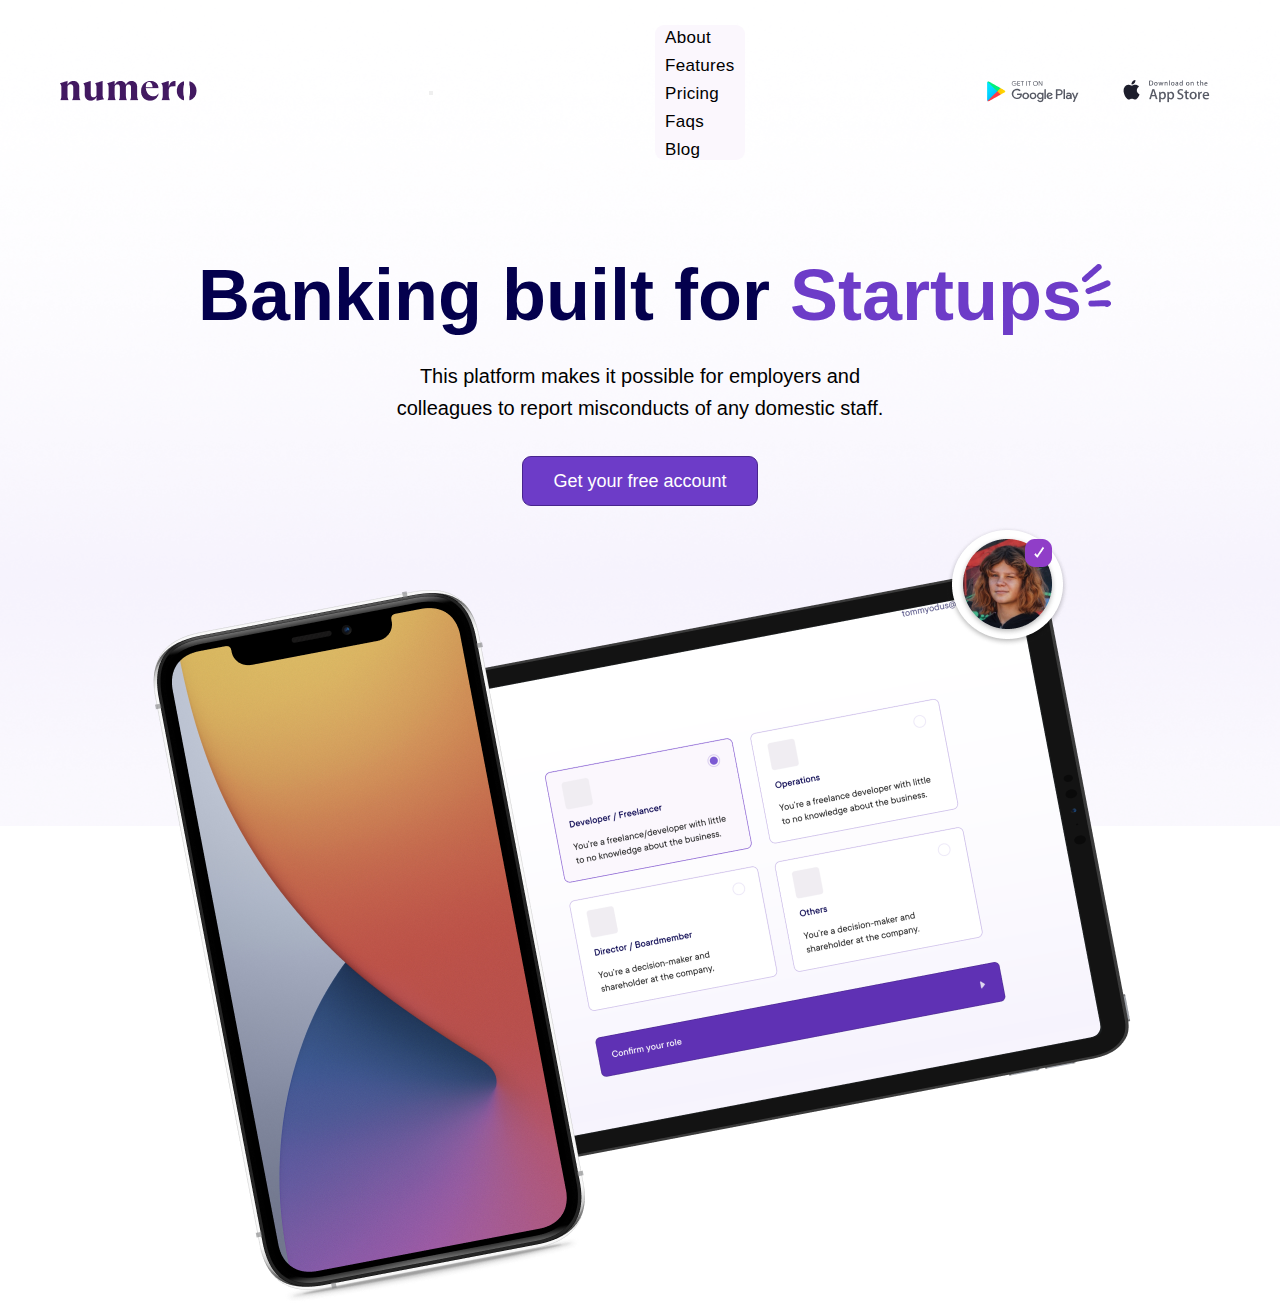
<file: index.html>
<!DOCTYPE html>
<html lang="en">

<head>
    <meta charset="UTF-8">
    <meta name="viewport" content="width=device-width, initial-scale=1.0">
    <title>Numero</title>
    <!-- FONTS CSS CDN -->
    <!-- TT COMMONS CDN -->
    <link href="http://fonts.cdnfonts.com/css/tt-commons" rel="stylesheet">
    <!-- TT COMMONS CDN -->
    <!-- FONTS CSS CDN -->
    <!-- BOOTSTRAP CSS -->
    <link href="https://cdn.jsdelivr.net/npm/bootstrap@5.0.1/dist/css/bootstrap.min.css" rel="stylesheet" integrity="sha384-+0n0xVW2eSR5OomGNYDnhzAbDsOXxcvSN1TPprVMTNDbiYZCxYbOOl7+AMvyTG2x" crossorigin="anonymous">
    <!-- BOOTSTRAP CSS -->

    <!-- EXTERNAL CSS -->
    <link rel="stylesheet" href="style.css">
    <!-- EXTERNAL CSS -->
</head>

<body>
    <!-- HEADER SECTION -->
    <header class="header" id="header">
        <nav class="navbar navbar-expand-lg navbar-dark">
            <div class="header-container">
                <a class="navbar-brand" href="index.html">
                    <img src="img/nav-logo.png" alt="" class="navbar-logo">
                </a>
                <button class="navbar-toggler collapsed" type="button" data-bs-toggle="collapse" data-bs-target="#main_nav" aria-controls="navbarNav" aria-expanded="false" aria-label="Toggle navigation">
                    <span class="icon-bar"></span>
                    <span class="icon-bar"></span>
                    <span class="icon-bar"></span>
                </button>
                <div class="collapse navbar-collapse" id="main_nav">
                    <ul class="navbar-nav">
                        <li class="nav-item"><a class="nav-link" href="about-us.html">About </a></li>

                        <li class="nav-item">
                            <a class="nav-link" href="features.html"> Features </a></li>

                        <li class=" nav-item "><a class="nav-link " href="pricing.html "> Pricing </a></li>

                        <li class="nav-item "><a class="nav-link " href="blog.html "> Faqs </a></li>

                        <li class="nav-item "><a class="nav-link " href="blog.html "> Blog </a></li>

                        <li class="nav-item nav-item-app ">
                            <a class="nav-link " href="blog.html "> <img src="img/gp.png " alt=" " class="navbar-download "> </a>
                        </li>

                        <li class="nav-item nav-item-app ">
                            <a class="nav-link " href="blog.html "> <img src="img/as.png " alt=" " class="navbar-download "> </a>
                        </li>

                    </ul>
                </div>
                <div class="navbar-app-wrapper2 ">
                    <a class="navbar-app " href="index.html ">
                        <img src="img/gp.png " alt=" " class="navbar-logo ">
                    </a>
                    <a class="navbar-app " href="index.html ">
                        <img src="img/as.png " alt=" " class="navbar-logo ">
                    </a>
                </div>
            </div>

        </nav>
    </header>
    <!-- HEADER SECTION -->

    <!-- HERO SECTION -->
    <section class="hero" id="hero">
        <div class="section-container">
            <div class="hero-text">
                <h1>Banking built for <span> Startups <img src="img/Frame.png" alt=""> </span></h1>
                <h4>This platform makes it possible for employers and colleagues to report misconducts of any domestic staff. </h4>
                <button class="hero-btn">Get your free account</button>
            </div>
            <div class="hero-img">
                <img src="img/hero-img.png" alt="">
            </div>
        </div>
    </section>
    <!-- HERO SECTION -->

    <!-- BOOTSTRAP JS -->
    <script src="https://cdn.jsdelivr.net/npm/bootstrap@5.0.1/dist/js/bootstrap.bundle.min.js" integrity="sha384-gtEjrD/SeCtmISkJkNUaaKMoLD0//ElJ19smozuHV6z3Iehds+3Ulb9Bn9Plx0x4" crossorigin="anonymous"></script>
    <!-- BOOTSTRAP JS -->
</body>

</html>
</file>
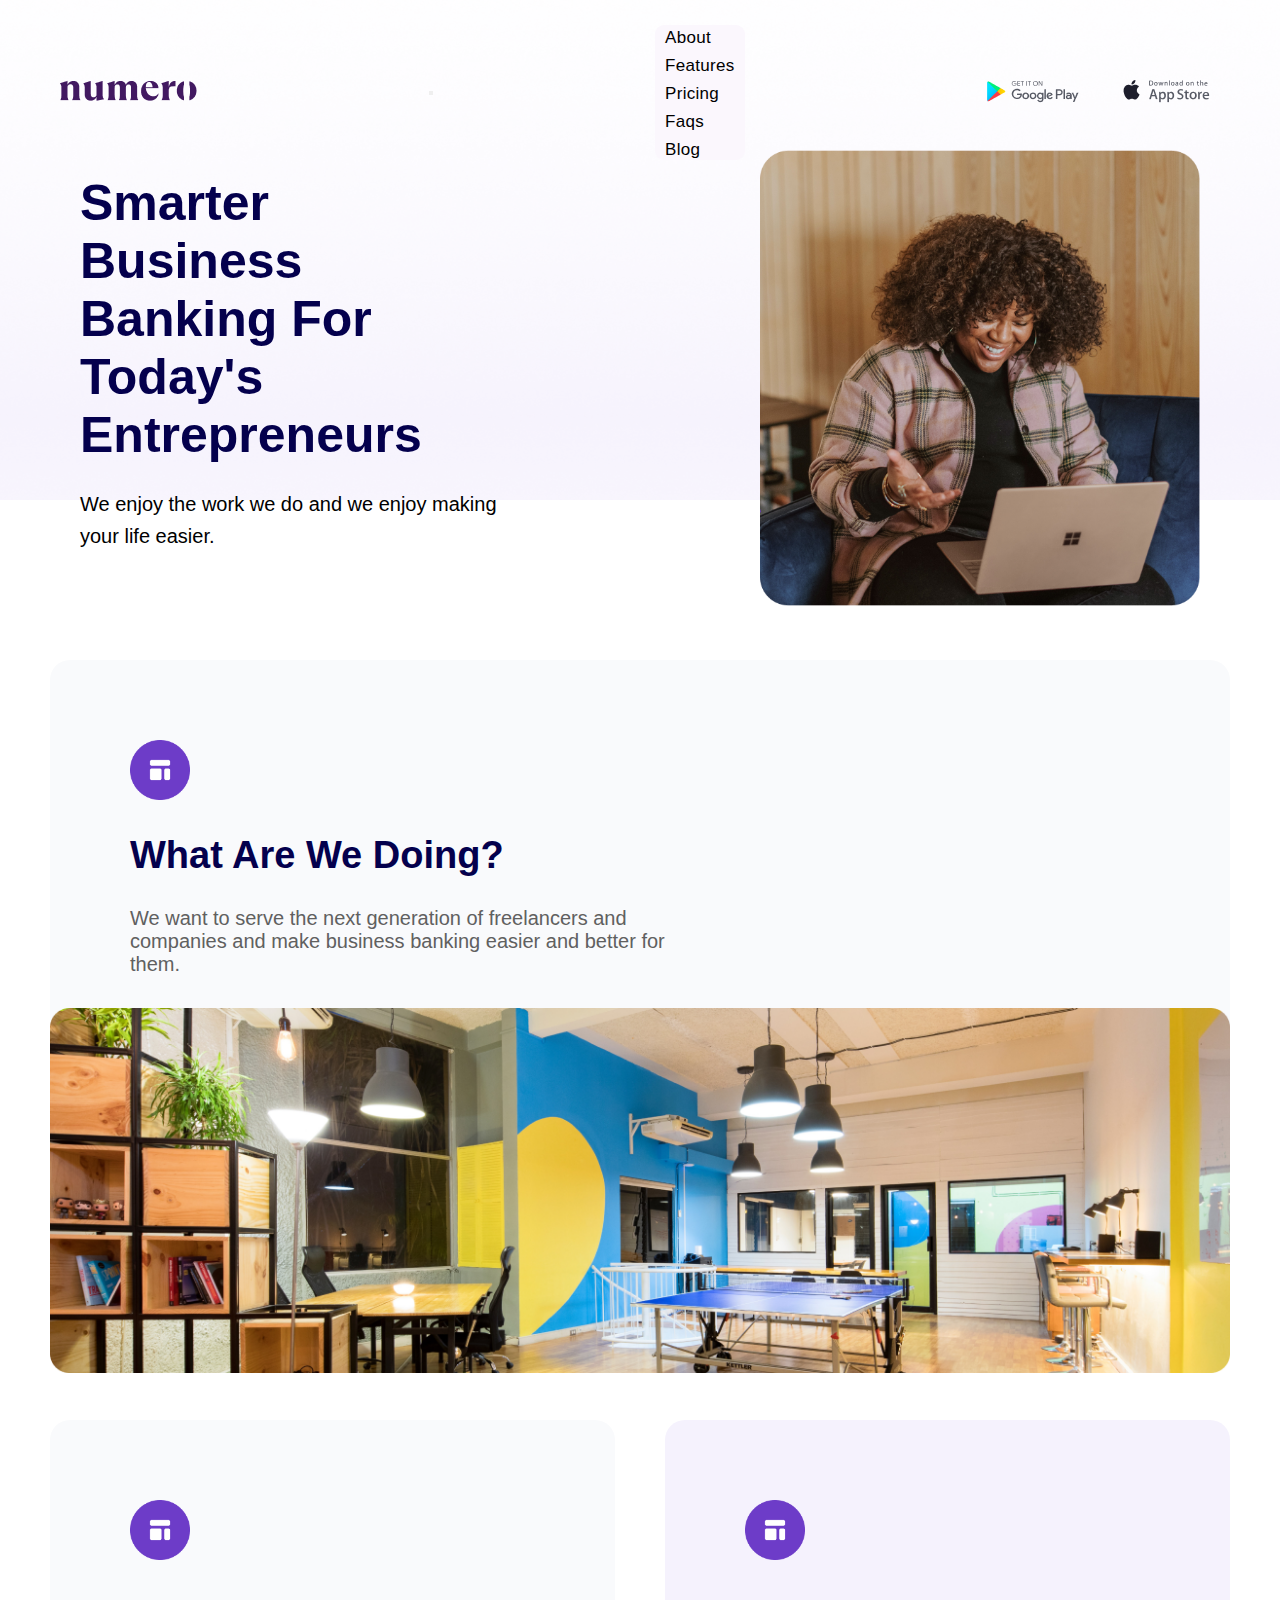
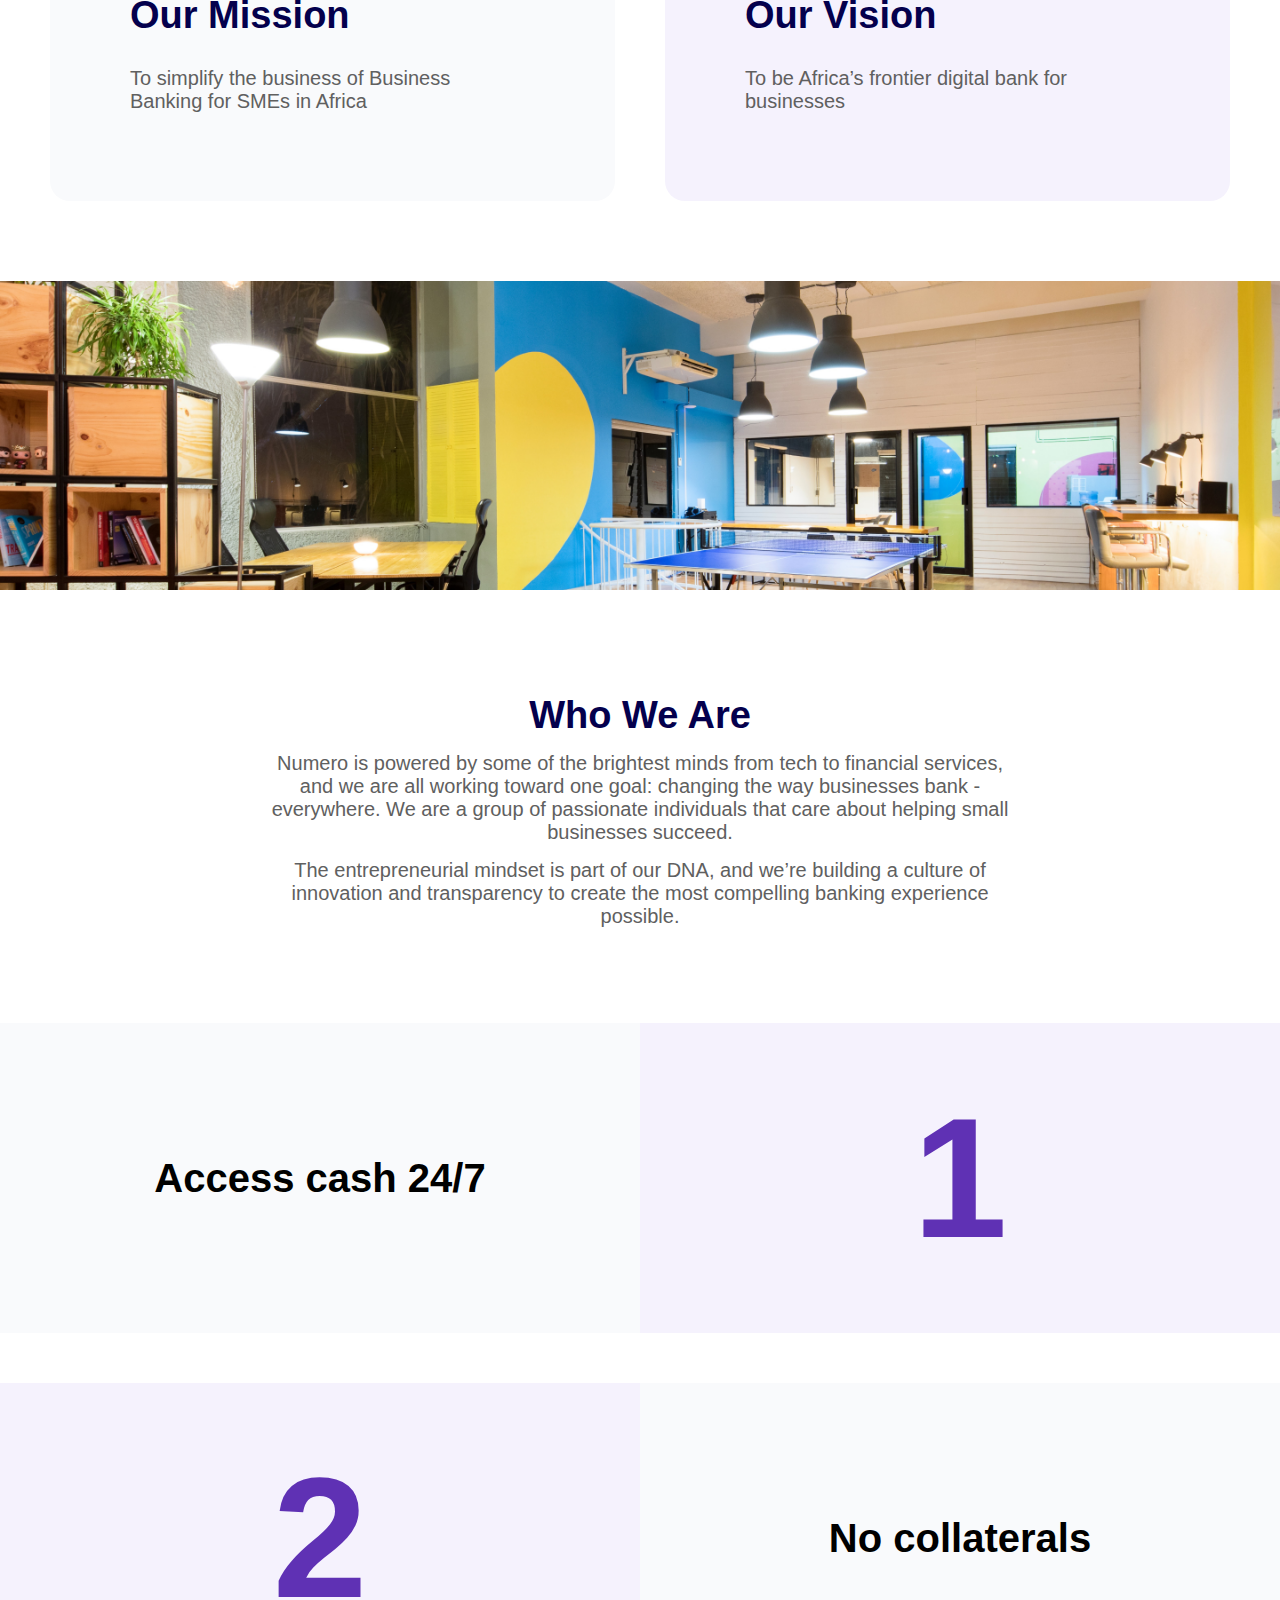
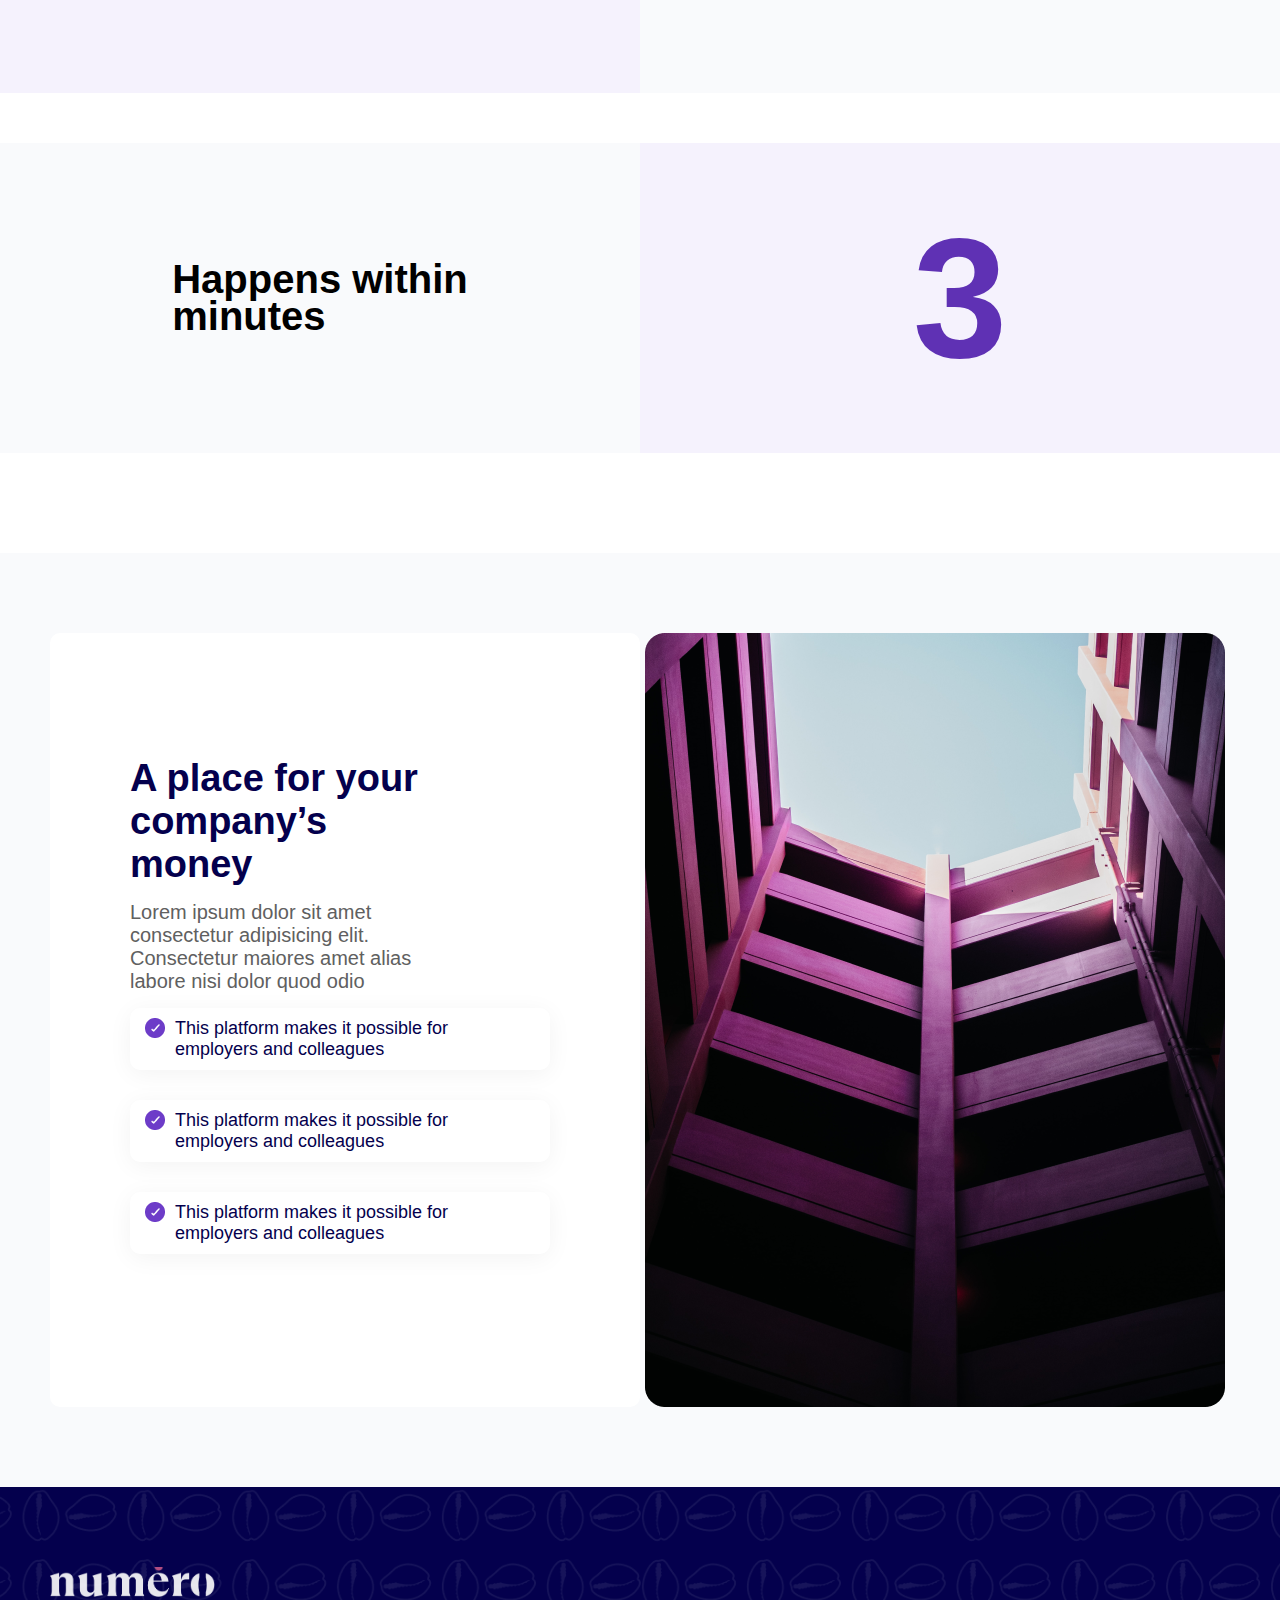
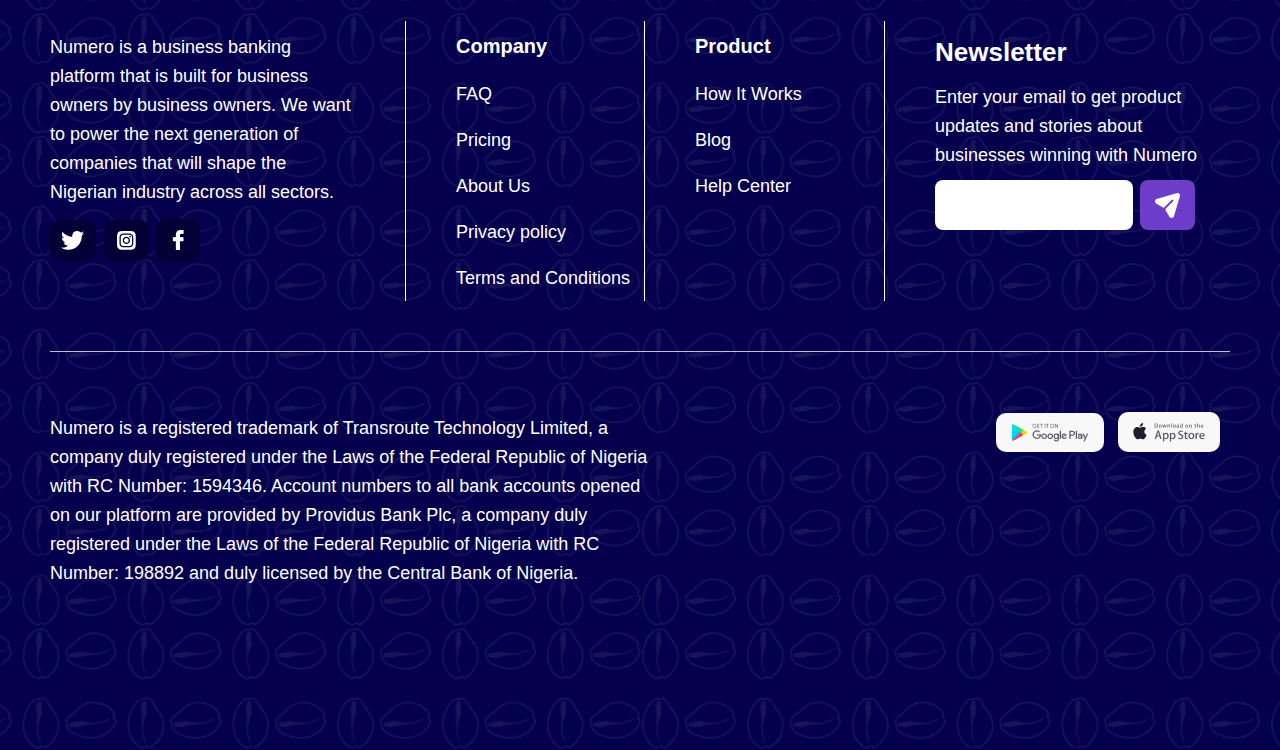
<file: about-us.html>
<!DOCTYPE html>
<html lang="en">

<head>
    <meta charset="UTF-8">
    <meta name="viewport" content="width=device-width, initial-scale=1.0">
    <title>Numero</title>
    <!-- FONTS CSS CDN -->
    <!-- TT COMMONS CDN -->
    <link href="http://fonts.cdnfonts.com/css/tt-commons" rel="stylesheet">
    <!-- TT COMMONS CDN -->
    <!-- FONTS CSS CDN -->
    <!-- BOOTSTRAP CSS -->
    <link href="https://cdn.jsdelivr.net/npm/bootstrap@5.0.1/dist/css/bootstrap.min.css" rel="stylesheet" integrity="sha384-+0n0xVW2eSR5OomGNYDnhzAbDsOXxcvSN1TPprVMTNDbiYZCxYbOOl7+AMvyTG2x" crossorigin="anonymous">
    <!-- BOOTSTRAP CSS -->

    <!-- EXTERNAL CSS -->
    <link rel="stylesheet" href="about-us.css">
    <!-- EXTERNAL CSS -->
</head>

<body>
    <!-- HEADER SECTION -->
    <header class="header" id="header">
        <nav class="navbar navbar-expand-lg navbar-dark">
            <div class="header-container">
                <a class="navbar-brand" href="index.html">
                    <img src="img/nav-logo.png" alt="" class="navbar-logo">
                </a>
                <button class="navbar-toggler collapsed" type="button" data-bs-toggle="collapse" data-bs-target="#main_nav" aria-controls="navbarNav" aria-expanded="false" aria-label="Toggle navigation">
                    <span class="icon-bar"></span>
                    <span class="icon-bar"></span>
                    <span class="icon-bar"></span>
                </button>
                <div class="collapse navbar-collapse" id="main_nav">
                    <ul class="navbar-nav">
                        <li class="nav-item"><a class="nav-link" href="about-us.html">About </a></li>

                        <li class="nav-item">
                            <a class="nav-link" href="features.html"> Features </a></li>

                        <li class=" nav-item "><a class="nav-link " href="pricing.html "> Pricing </a></li>

                        <li class="nav-item "><a class="nav-link " href="faq.html "> Faqs </a></li>

                        <li class="nav-item "><a class="nav-link " href="blog.html "> Blog </a></li>

                        <li class="nav-item nav-item-app ">
                            <a class="nav-link " href="blog.html "> <img src="img/gp.png " alt=" " class="navbar-download "> </a>
                        </li>

                        <li class="nav-item nav-item-app ">
                            <a class="nav-link " href="blog.html "> <img src="img/as.png " alt=" " class="navbar-download "> </a>
                        </li>

                    </ul>
                </div>
                <div class="navbar-app-wrapper2 ">
                    <a class="navbar-app " href="index.html ">
                        <img src="img/gp.png " alt=" " class="navbar-logo ">
                    </a>
                    <a class="navbar-app " href="index.html ">
                        <img src="img/as.png " alt=" " class="navbar-logo ">
                    </a>
                </div>
            </div>

        </nav>
    </header>
    <!-- HEADER SECTION -->


    <!-- HERO SECTION -->
    <section class="hero" id="hero">
        <div class="section-container">
            <div class="hero-wrapper">
                <div class="hero-text">
                    <h1>Smarter Business Banking For Today's Entrepreneurs</h1>
                    <h4>We enjoy the work we do and we enjoy making your life easier.</h4>
                </div>

                <img src="img/surface-8HPLpr3hebU-unsplash 1.png" alt="">

            </div>
        </div>
    </section>
    <!-- HERO SECTION -->

    <!-- WHAT SECTION -->
    <section class="what" id="what">

        <div class="what-wrapper">
            <div class="section-container">
                <div class="what-container">
                    <!-- 1 -->
                    <div class="what-content">
                        <img src="img/Group 1938.png " alt=" ">
                        <h4>What Are We Doing?</h4>
                        <p>We want to serve the next generation of freelancers and companies and make business banking easier and better for them.</p>
                    </div>
                    <!-- 1 -->
                    <img src="img/Rectangle 829.png" alt="">
                </div>
            </div>
        </div>
        </div>
    </section>
    <!-- WHAT SECTION -->

    <!-- OUR SECTION -->
    <section class="our" id="our">

        <div class="our-wrapper">
            <div class="section-container">
                <div class="our-container">
                    <!-- 1 -->
                    <div class="our-content our-content-1">
                        <img src="img/Group 1938.png " alt=" ">
                        <h4>Our Mission</h4>
                        <p>To simplify the business of Business Banking for SMEs in Africa</p>
                    </div>
                    <!-- 1 -->

                    <!-- 2 -->
                    <div class="our-content our-content-2">
                        <img src="img/Group 1938.png " alt=" ">
                        <h4>Our Vision</h4>
                        <p>To be Africa’s frontier digital bank for businesses
                        </p>
                    </div>
                    <!-- 2 -->
                </div>
            </div>
        </div>
        </div>
    </section>
    <!-- OUR SECTION -->

    <!-- WORKSPACE IMAGE -->
    <img src="img/Rectangle 832.png" class="workspace-img" alt="">
    <!-- WORKSPACE IMAGE -->

    <!-- WHO WE ARE SECTION -->
    <section class="who" id="who">
        <div class="section-container">
            <div class="who-text">
                <h4>Who We Are</h4>
                <p>Numero is powered by some of the brightest minds from tech to financial services, and we are all working toward one goal: changing the way businesses bank - everywhere. We are a group of passionate individuals that care about helping small
                    businesses succeed.</p>

                <p> The entrepreneurial mindset is part of our DNA, and we’re building a culture of innovation and transparency to create the most compelling banking experience possible.</p>
            </div>
        </div>
    </section>
    <!-- WHO WE ARE SECTION -->

    <!-- 1-2-3 SECTION -->
    <section class="option" id="option">
        <div class="option-wrapper">
            <!-- 1 -->
            <div class="option-content">
                <h3>Access cash 24/7</h3>
                <h1>1</h1>
            </div>
            <!-- 1 -->

            <!-- 2 -->
            <div class="option-content">
                <h1>2</h1>
                <h3>No collaterals</h3>

            </div>
            <!-- 2 -->

            <!-- 3 -->
            <div class="option-content">
                <h3>Happens within <br> minutes
                </h3>
                <h1>3</h1>
            </div>
            <!-- 3 -->
        </div>
    </section>
    <!-- 1-2-3 SECTION -->

    <!-- COMPANY SECTION -->
    <section class="company" id="company">
        <div class="section-container">
            <div class="company-wrapper">
                <!-- 1 -->
                <div class="company-content">
                    <h4>A place for your company’s money</h4>
                    <p>Lorem ipsum dolor sit amet consectetur adipisicing elit. Consectetur maiores amet alias labore nisi dolor quod odio</p>

                    <div class="company-other-content">
                        <img src="img/register-mark.png" alt=""><span>This platform makes it possible for employers and colleagues</span>
                    </div>

                    <div class="company-other-content">
                        <img src="img/register-mark.png" alt=""><span>This platform makes it possible for employers and colleagues</span>
                    </div>

                    <div class="company-other-content">
                        <img src="img/register-mark.png" alt=""><span>This platform makes it possible for employers and colleagues</span>
                    </div>

                </div>
                <!-- 1 -->

                <!-- 2 -->
                <img src="img/Rectangle 833.png" alt="">
                <!-- 2 -->

            </div>
        </div>
    </section>
    <!-- COMPANY SECTION -->

    <!-- FOOTER SECTION -->
    <footer class="footer" id="footer">
        <div class="section-container">
            <a href=""><img src="img/footer-logo.png" alt="" class="footer-img"></a>
            <div class="footer-wrapper">
                <!-- 1 -->
                <div class="footer-content footer-content-1">
                    <h4>Numero is a business banking platform that is built for business owners by business owners. We want to power the next generation of companies that will shape the Nigerian industry across all sectors.
                    </h4>
                    <div class="footer-social-icon">
                        <a href=""> <img src="img/tweet.png" alt=""></a>
                        <a href=""><img src="img/ig.png" alt=""></a>
                        <a href=""><img src="img/facebook.png" alt=""></a>
                    </div>
                </div>
                <!-- 1 -->

                <!-- 2 -->
                <div class="footer-content footer-content-2">
                    <h4>Company</h4>
                    <li><a href="">
                        FAQ
                    </a></li>
                    <li><a href="pricing.html">
                        Pricing
                    </a></li>
                    <li><a href="about-us.html">
                        About Us
                    </a></li>
                    <li> <a href="privacy.html">
                        Privacy policy
                    </a></li>
                    <li> <a href="t-c.html">
                        Terms and Conditions
                    </a></li>
                </div>
                <!-- 2 -->

                <!-- 3 -->
                <div class="footer-content footer-content-3">
                    <h4>Product</h4>
                    <li> <a href="register.html">
                        How It Works
                    </a></li>
                    <li><a href="blog.html">
                        Blog
                    </a></li>
                    <li> <a href="help-center.html">
                        Help Center
                    </a></li>
                </div>
                <!-- 3 -->

                <!-- 4 -->
                <div class="footer-content footer-content-4">
                    <h3>Newsletter</h3>
                    <li>Enter your email to get product updates and stories about businesses winning with Numero </li>
                    <div class="footer-form-wrapper">
                        <div class="footer-form">
                            <input type="email" name="" id="" placeholder="">
                        </div>
                        <div class="footer-button">
                            <img src="img/send.png" alt="">
                        </div>
                    </div>
                </div>
                <!-- 4 -->
            </div>
            <div class="footer-others">
                <h4>Numero is a registered trademark of Transroute Technology Limited, a company duly registered under the Laws of the Federal Republic of Nigeria with RC Number: 1594346. Account numbers to all bank accounts opened on our platform are provided
                    by Providus Bank Plc, a company duly registered under the Laws of the Federal Republic of Nigeria with RC Number: 198892 and duly licensed by the Central Bank of Nigeria.</h4>
                <div class="footer-others-img">
                    <a href=""><img src="img/footer-gp.png" class="footer-download" alt=""></a>
                    <a href=""><img src="img/footer-ap.png" class="footer-download" alt=""></a>
                </div>
            </div>
        </div>
    </footer>
    <!-- FOOTER SECTION -->


    <!-- BOOTSTRAP JS -->
    <script src="https://cdn.jsdelivr.net/npm/bootstrap@5.0.1/dist/js/bootstrap.bundle.min.js " integrity="sha384-gtEjrD/SeCtmISkJkNUaaKMoLD0//ElJ19smozuHV6z3Iehds+3Ulb9Bn9Plx0x4 " crossorigin="anonymous "></script>
    <!-- BOOTSTRAP JS -->
</body>

</html>
</file>
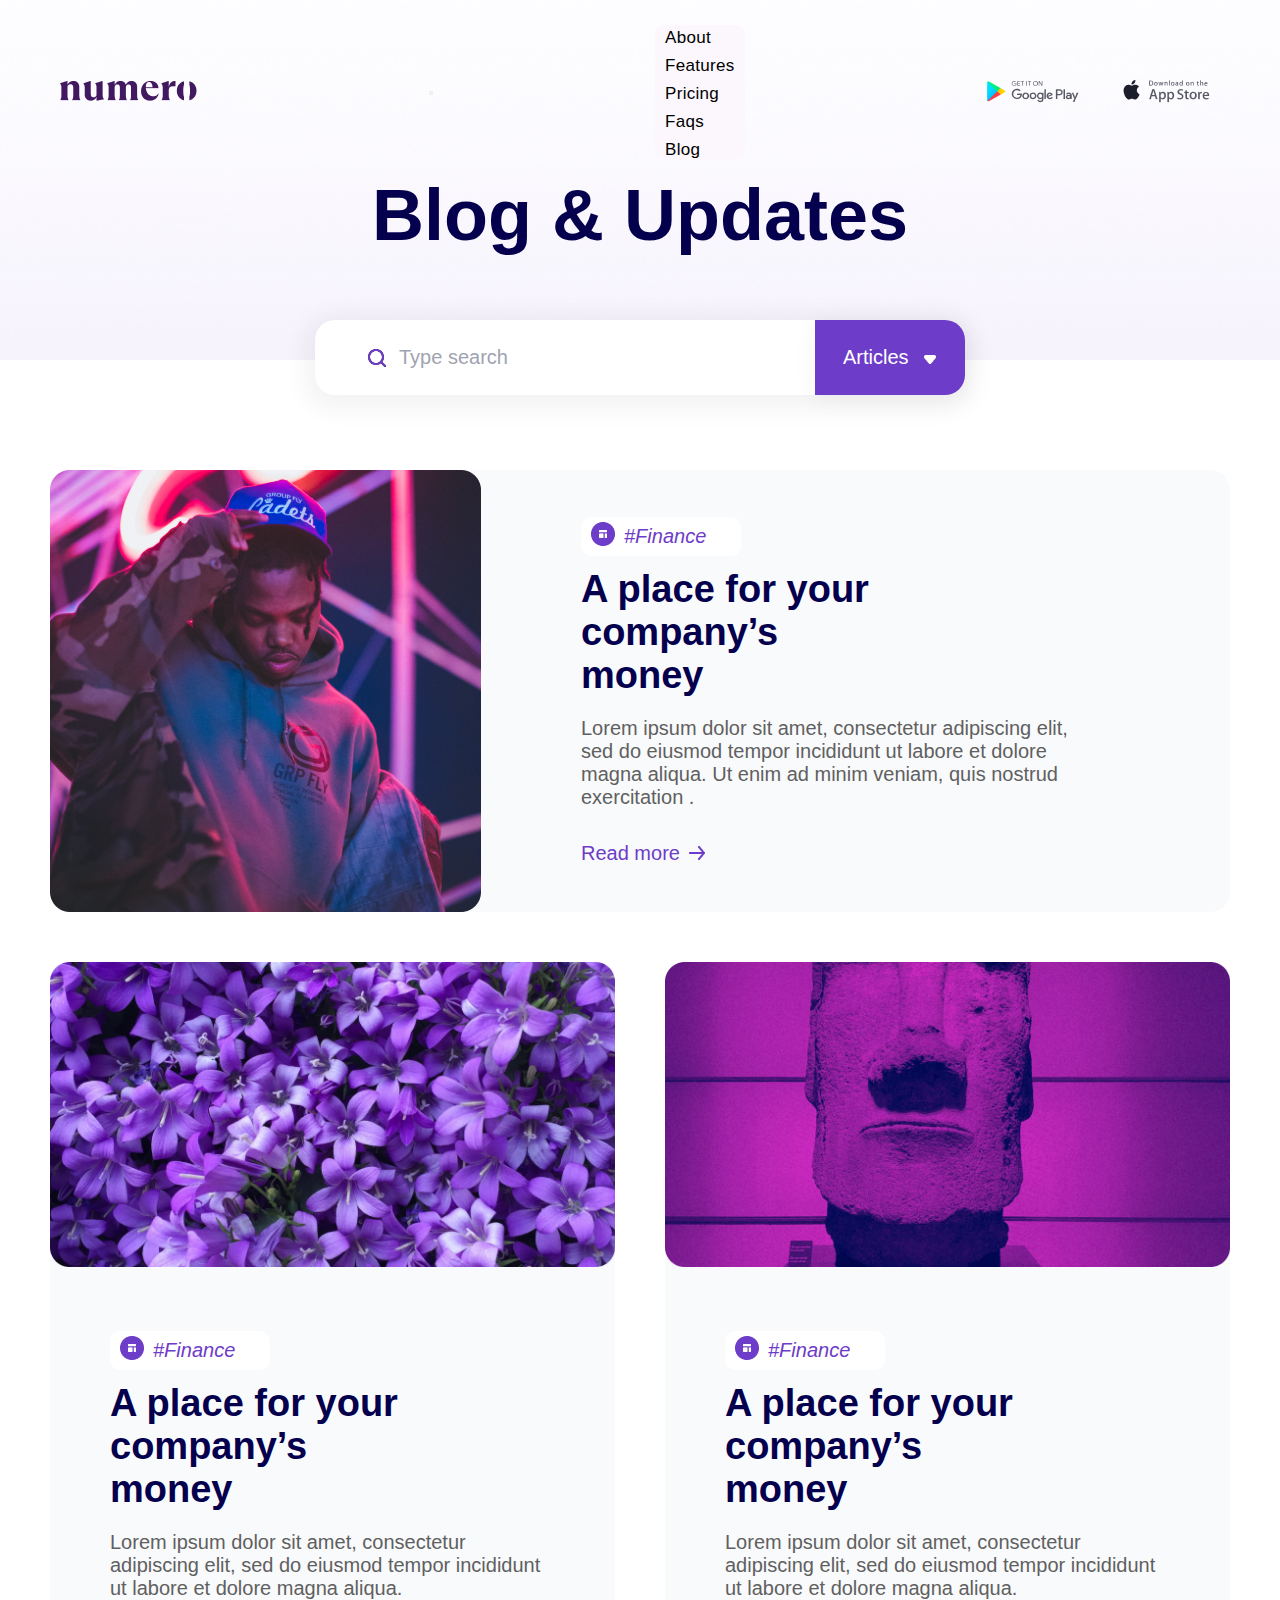
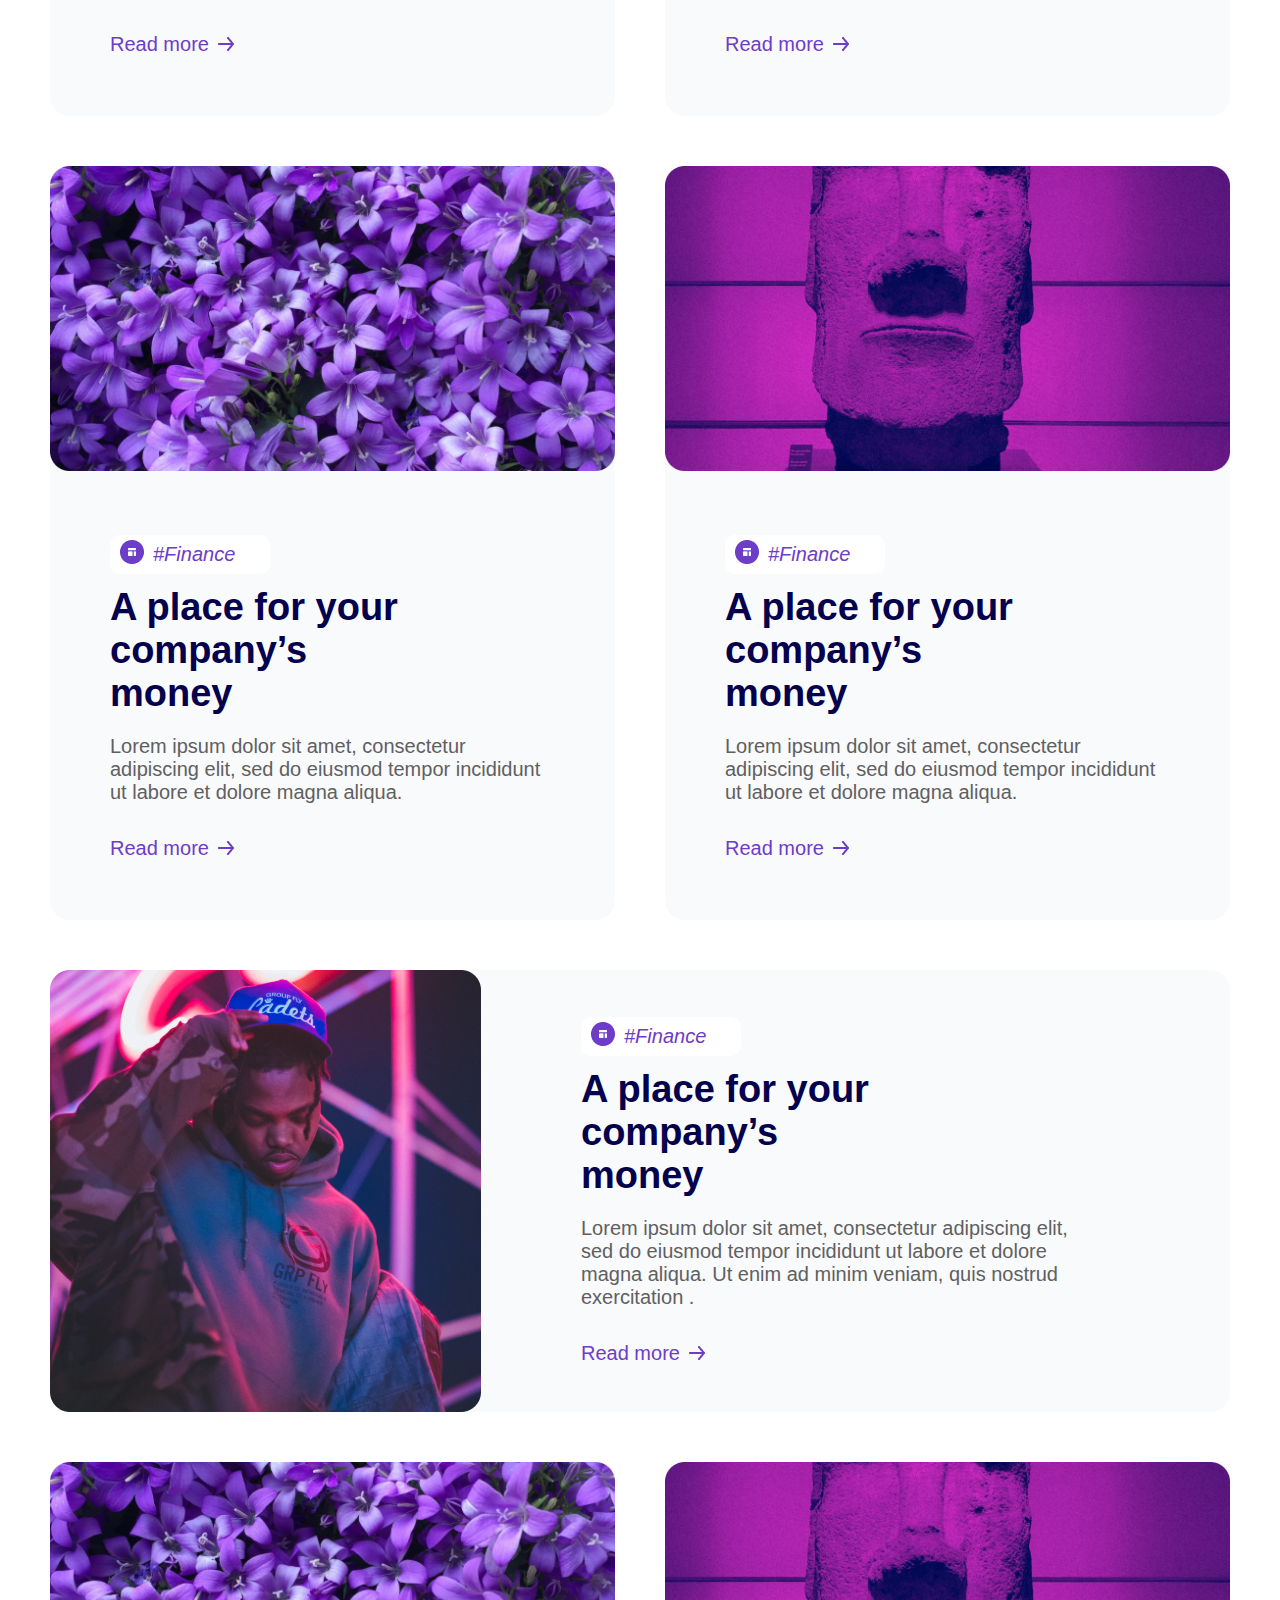
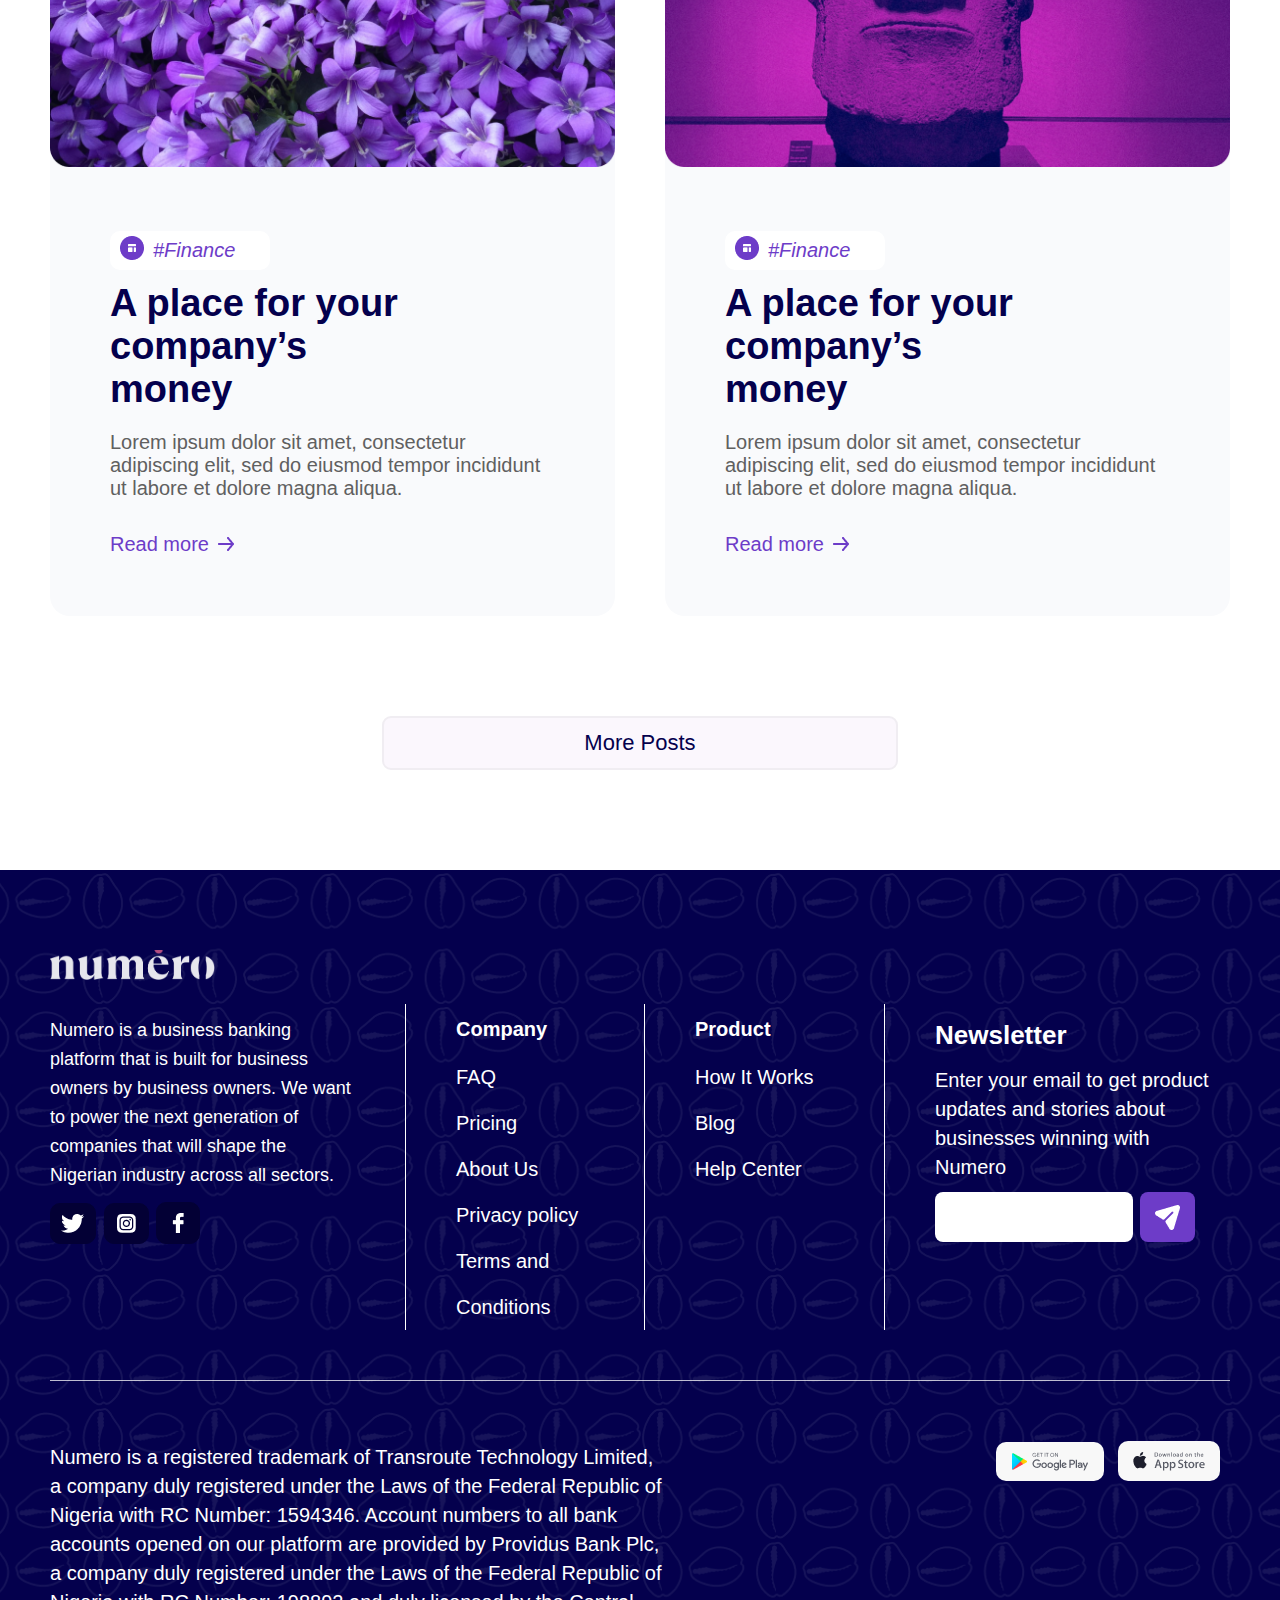
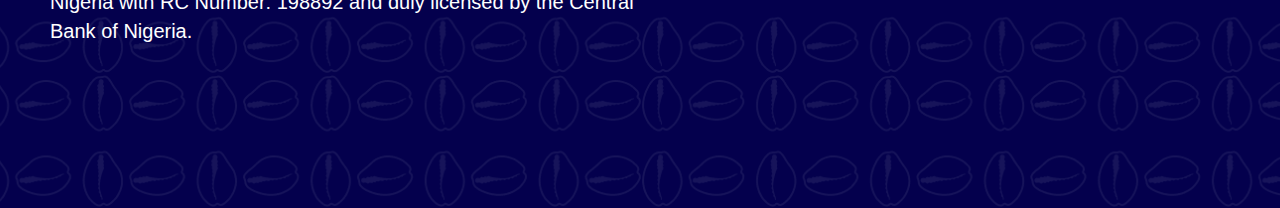
<file: blog.html>
<!DOCTYPE html>
<html lang="en">

<head>
    <meta charset="UTF-8">
    <meta name="viewport" content="width=device-width, initial-scale=1.0">
    <title>Numero</title>
    <!-- FONTS CSS CDN -->
    <!-- TT COMMONS CDN -->
    <link href="http://fonts.cdnfonts.com/css/tt-commons" rel="stylesheet">
    <!-- TT COMMONS CDN -->
    <!-- FONTS CSS CDN -->
    <!-- BOOTSTRAP CSS -->
    <link href="https://cdn.jsdelivr.net/npm/bootstrap@5.0.1/dist/css/bootstrap.min.css" rel="stylesheet" integrity="sha384-+0n0xVW2eSR5OomGNYDnhzAbDsOXxcvSN1TPprVMTNDbiYZCxYbOOl7+AMvyTG2x" crossorigin="anonymous">
    <!-- BOOTSTRAP CSS -->

    <!-- EXTERNAL CSS -->
    <link rel="stylesheet" href="blog.css">
    <!-- EXTERNAL CSS -->
</head>

<body>
    <!-- HEADER SECTION -->
    <header class="header" id="header">
        <nav class="navbar navbar-expand-lg navbar-dark">
            <div class="header-container">
                <a class="navbar-brand" href="index.html">
                    <img src="img/nav-logo.png" alt="" class="navbar-logo">
                </a>
                <button class="navbar-toggler collapsed" type="button" data-bs-toggle="collapse" data-bs-target="#main_nav" aria-controls="navbarNav" aria-expanded="false" aria-label="Toggle navigation">
                    <span class="icon-bar"></span>
                    <span class="icon-bar"></span>
                    <span class="icon-bar"></span>
                </button>
                <div class="collapse navbar-collapse" id="main_nav">
                    <ul class="navbar-nav">
                        <li class="nav-item"><a class="nav-link" href="about-us.html">About </a></li>

                        <li class="nav-item">
                            <a class="nav-link" href="features.html"> Features </a></li>

                        <li class=" nav-item "><a class="nav-link " href="pricing.html "> Pricing </a></li>

                        <li class="nav-item "><a class="nav-link " href="faq.html "> Faqs </a></li>

                        <li class="nav-item "><a class="nav-link " href="blog.html "> Blog </a></li>

                        <li class="nav-item nav-item-app ">
                            <a class="nav-link " href="blog.html "> <img src="img/gp.png " alt=" " class="navbar-download "> </a>
                        </li>

                        <li class="nav-item nav-item-app ">
                            <a class="nav-link " href="blog.html "> <img src="img/as.png " alt=" " class="navbar-download "> </a>
                        </li>

                    </ul>
                </div>
                <div class="navbar-app-wrapper2 ">
                    <a class="navbar-app " href="index.html ">
                        <img src="img/gp.png " alt=" " class="navbar-logo ">
                    </a>
                    <a class="navbar-app " href="index.html ">
                        <img src="img/as.png " alt=" " class="navbar-logo ">
                    </a>
                </div>
            </div>

        </nav>
    </header>
    <!-- HEADER SECTION -->

    <!-- HERO SECTION -->
    <section class="hero" id="hero">
        <div class="section-container">
            <div class="hero-text">
                <h1>Blog & Updates
                </h1>
                <div class="wrapper">
                    <div class="search_box">

                        <div class="search_field">
                            <img src="img/search.svg" alt="">
                            <input type="text" class="input" placeholder="Type search">
                        </div>

                        <div class="dropdown">
                            <div class="default_option">Articles <span><img src="img/drop.png" alt=""> </span> </div>
                            <ul>
                                <li>Articles</li>
                                <li>Memos</li>
                                <li>News</li>
                                <li>News</li>
                            </ul>
                        </div>
                    </div>
                </div>
            </div>
        </div>
    </section>
    <!-- HERO SECTION -->

    <!-- BLOG SECTION -->
    <section class="blog" id="blog">
        <div class="section-container">
            <!-- 1 -->
            <div class="blog-wrapper">
                <!-- 1 -->
                <div class="blog-content">
                    <img src="img/Rectangle Copy 89.png" alt="">
                    <div class="blog-text">
                        <div class="blog-title"><span><img src="img/Group 1959.png" alt=""> </span>#Finance </div>
                        <h4>A place for your company’s money</h4>
                        <p>Lorem ipsum dolor sit amet, consectetur adipiscing elit, sed do eiusmod tempor incididunt ut labore et dolore magna aliqua. Ut enim ad minim veniam, quis nostrud exercitation .</p>
                        <a href="inner-blog.html" class="read-more-btn">Read more <span> <img src="img/Mask.png" alt=""> </span></a>
                    </div>
                </div>
                <!-- 1 -->
            </div>
            <!-- 1 -->

            <!-- 2 -->
            <div class="blog-wrapper-2">
                <!-- 1 -->
                <div class="blog-content-2">
                    <img src="img/Rectangle Copy 90.png" alt="">
                    <div class="blog-text-2">
                        <div class="blog-title"><span><img src="img/Group 1959.png" alt=""> </span>#Finance </div>
                        <h4>A place for your company’s money</h4>
                        <p>Lorem ipsum dolor sit amet, consectetur adipiscing elit, sed do eiusmod tempor incididunt ut labore et dolore magna aliqua.</p>
                        <a href="inner-blog.html" class="read-more-btn">Read more <span> <img src="img/Mask.png" alt=""> </span></a>
                    </div>
                </div>
                <!-- 1 -->

                <!-- 2 -->
                <div class="blog-content-2">
                    <img src="img/Rectangle Copy 91.png" alt="">
                    <div class="blog-text-2">
                        <div class="blog-title"><span><img src="img/Group 1959.png" alt=""> </span>#Finance </div>
                        <h4>A place for your company’s money</h4>
                        <p>Lorem ipsum dolor sit amet, consectetur adipiscing elit, sed do eiusmod tempor incididunt ut labore et dolore magna aliqua.</p>
                        <a href="inner-blog.html" class="read-more-btn">Read more <span> <img src="img/Mask.png" alt=""> </span></a>
                    </div>
                </div>
                <!-- 2 -->
            </div>
            <!-- 2 -->

            <!-- 3 -->
            <div class="blog-wrapper-2">
                <!-- 1 -->
                <div class="blog-content-2">
                    <img src="img/Rectangle Copy 90.png" alt="">
                    <div class="blog-text-2">
                        <div class="blog-title"><span><img src="img/Group 1959.png" alt=""> </span>#Finance </div>
                        <h4>A place for your company’s money</h4>
                        <p>Lorem ipsum dolor sit amet, consectetur adipiscing elit, sed do eiusmod tempor incididunt ut labore et dolore magna aliqua.</p>
                        <a href="inner-blog.html" class="read-more-btn">Read more <span> <img src="img/Mask.png" alt=""> </span></a>
                    </div>
                </div>
                <!-- 1 -->

                <!-- 2 -->
                <div class="blog-content-2">
                    <img src="img/Rectangle Copy 91.png" alt="">
                    <div class="blog-text-2">
                        <div class="blog-title"><span><img src="img/Group 1959.png" alt=""> </span>#Finance </div>
                        <h4>A place for your company’s money</h4>
                        <p>Lorem ipsum dolor sit amet, consectetur adipiscing elit, sed do eiusmod tempor incididunt ut labore et dolore magna aliqua.</p>
                        <a href="" class="read-more-btn">Read more <span> <img src="img/Mask.png" alt=""> </span></a>
                    </div>
                </div>
                <!-- 2 -->
            </div>
            <!-- 3 -->

            <!-- 4 -->
            <div class="blog-wrapper">
                <!-- 1 -->
                <div class="blog-content">
                    <img src="img/Rectangle Copy 89.png" alt="">
                    <div class="blog-text">
                        <div class="blog-title"><span><img src="img/Group 1959.png" alt=""> </span>#Finance </div>
                        <h4>A place for your company’s money</h4>
                        <p>Lorem ipsum dolor sit amet, consectetur adipiscing elit, sed do eiusmod tempor incididunt ut labore et dolore magna aliqua. Ut enim ad minim veniam, quis nostrud exercitation .</p>
                        <a href="inner-blog.html" class="read-more-btn">Read more <span> <img src="img/Mask.png" alt=""> </span></a>
                    </div>
                </div>
                <!-- 1 -->
            </div>
            <!-- 4 -->

            <!-- 5 -->
            <div class="blog-wrapper-2">
                <!-- 1 -->
                <div class="blog-content-2">
                    <img src="img/Rectangle Copy 90.png" alt="">
                    <div class="blog-text-2">
                        <div class="blog-title"><span><img src="img/Group 1959.png" alt=""> </span>#Finance </div>
                        <h4>A place for your company’s money</h4>
                        <p>Lorem ipsum dolor sit amet, consectetur adipiscing elit, sed do eiusmod tempor incididunt ut labore et dolore magna aliqua.</p>
                        <a href="inner-blog.html" class="read-more-btn">Read more <span> <img src="img/Mask.png" alt=""> </span></a>
                    </div>
                </div>
                <!-- 1 -->

                <!-- 2 -->
                <div class="blog-content-2">
                    <img src="img/Rectangle Copy 91.png" alt="">
                    <div class="blog-text-2">
                        <div class="blog-title"><span><img src="img/Group 1959.png" alt=""> </span>#Finance </div>
                        <h4>A place for your company’s money</h4>
                        <p>Lorem ipsum dolor sit amet, consectetur adipiscing elit, sed do eiusmod tempor incididunt ut labore et dolore magna aliqua.</p>
                        <a href="" class="read-more-btn">Read more <span> <img src="img/Mask.png" alt=""> </span></a>
                    </div>
                </div>
                <!-- 2 -->
            </div>
            <!-- 5 -->
        </div>
    </section>
    <!-- BLOG SECTION -->

    <!-- MORE POST SECTION -->
    <section class="more" id="more">
        <div class="section-container">
            <button class="more-btn">More Posts</button>
        </div>
    </section>
    <!-- MORE POST SECTION -->

    <!-- FOOTER SECTION -->
    <footer class="footer" id="footer">
        <div class="section-container">
            <a href=""><img src="img/footer-logo.png" alt="" class="footer-img"></a>
            <div class="footer-wrapper">
                <!-- 1 -->
                <div class="footer-content footer-content-1">
                    <h4>Numero is a business banking platform that is built for business owners by business owners. We want to power the next generation of companies that will shape the Nigerian industry across all sectors.
                    </h4>
                    <div class="footer-social-icon">
                        <a href=""> <img src="img/tweet.png" alt=""></a>
                        <a href=""><img src="img/ig.png" alt=""></a>
                        <a href=""><img src="img/facebook.png" alt=""></a>
                    </div>
                </div>
                <!-- 1 -->

                <!-- 2 -->
                <div class="footer-content footer-content-2">
                    <h4>Company</h4>
                    <li><a href="">
                        FAQ
                    </a></li>
                    <li><a href="pricing.html">
                        Pricing
                    </a></li>
                    <li><a href="about-us.html">
                        About Us
                    </a></li>
                    <li> <a href="privacy.html">
                        Privacy policy
                    </a></li>
                    <li> <a href="t-c.html">
                        Terms and Conditions
                    </a></li>
                </div>
                <!-- 2 -->

                <!-- 3 -->
                <div class="footer-content footer-content-3">
                    <h4>Product</h4>
                    <li> <a href="register.html">
                        How It Works
                    </a></li>
                    <li><a href="blog.html">
                        Blog
                    </a></li>
                    <li> <a href="help-center.html">
                        Help Center
                    </a></li>
                </div>
                <!-- 3 -->

                <!-- 4 -->
                <div class="footer-content footer-content-4">
                    <h3>Newsletter</h3>
                    <li>Enter your email to get product updates and stories about businesses winning with Numero </li>
                    <div class="footer-form-wrapper">
                        <div class="footer-form">
                            <input type="email" name="" id="" placeholder="">
                        </div>
                        <div class="footer-button">
                            <img src="img/send.png" alt="">
                        </div>
                    </div>
                </div>
                <!-- 4 -->
            </div>
            <div class="footer-others">
                <h4>Numero is a registered trademark of Transroute Technology Limited, a company duly registered under the Laws of the Federal Republic of Nigeria with RC Number: 1594346. Account numbers to all bank accounts opened on our platform are provided
                    by Providus Bank Plc, a company duly registered under the Laws of the Federal Republic of Nigeria with RC Number: 198892 and duly licensed by the Central Bank of Nigeria.</h4>
                <div class="footer-others-img">
                    <a href=""><img src="img/footer-gp.png" class="footer-download" alt=""></a>
                    <a href=""><img src="img/footer-ap.png" class="footer-download" alt=""></a>
                </div>
            </div>
        </div>
    </footer>
    <!-- FOOTER SECTION -->

    <!-- BOOTSTRAP JS -->
    <script src="https://cdn.jsdelivr.net/npm/bootstrap@5.0.1/dist/js/bootstrap.bundle.min.js" integrity="sha384-gtEjrD/SeCtmISkJkNUaaKMoLD0//ElJ19smozuHV6z3Iehds+3Ulb9Bn9Plx0x4" crossorigin="anonymous"></script>
    <!-- BOOTSTRAP JS -->
</body>

</html>
</file>
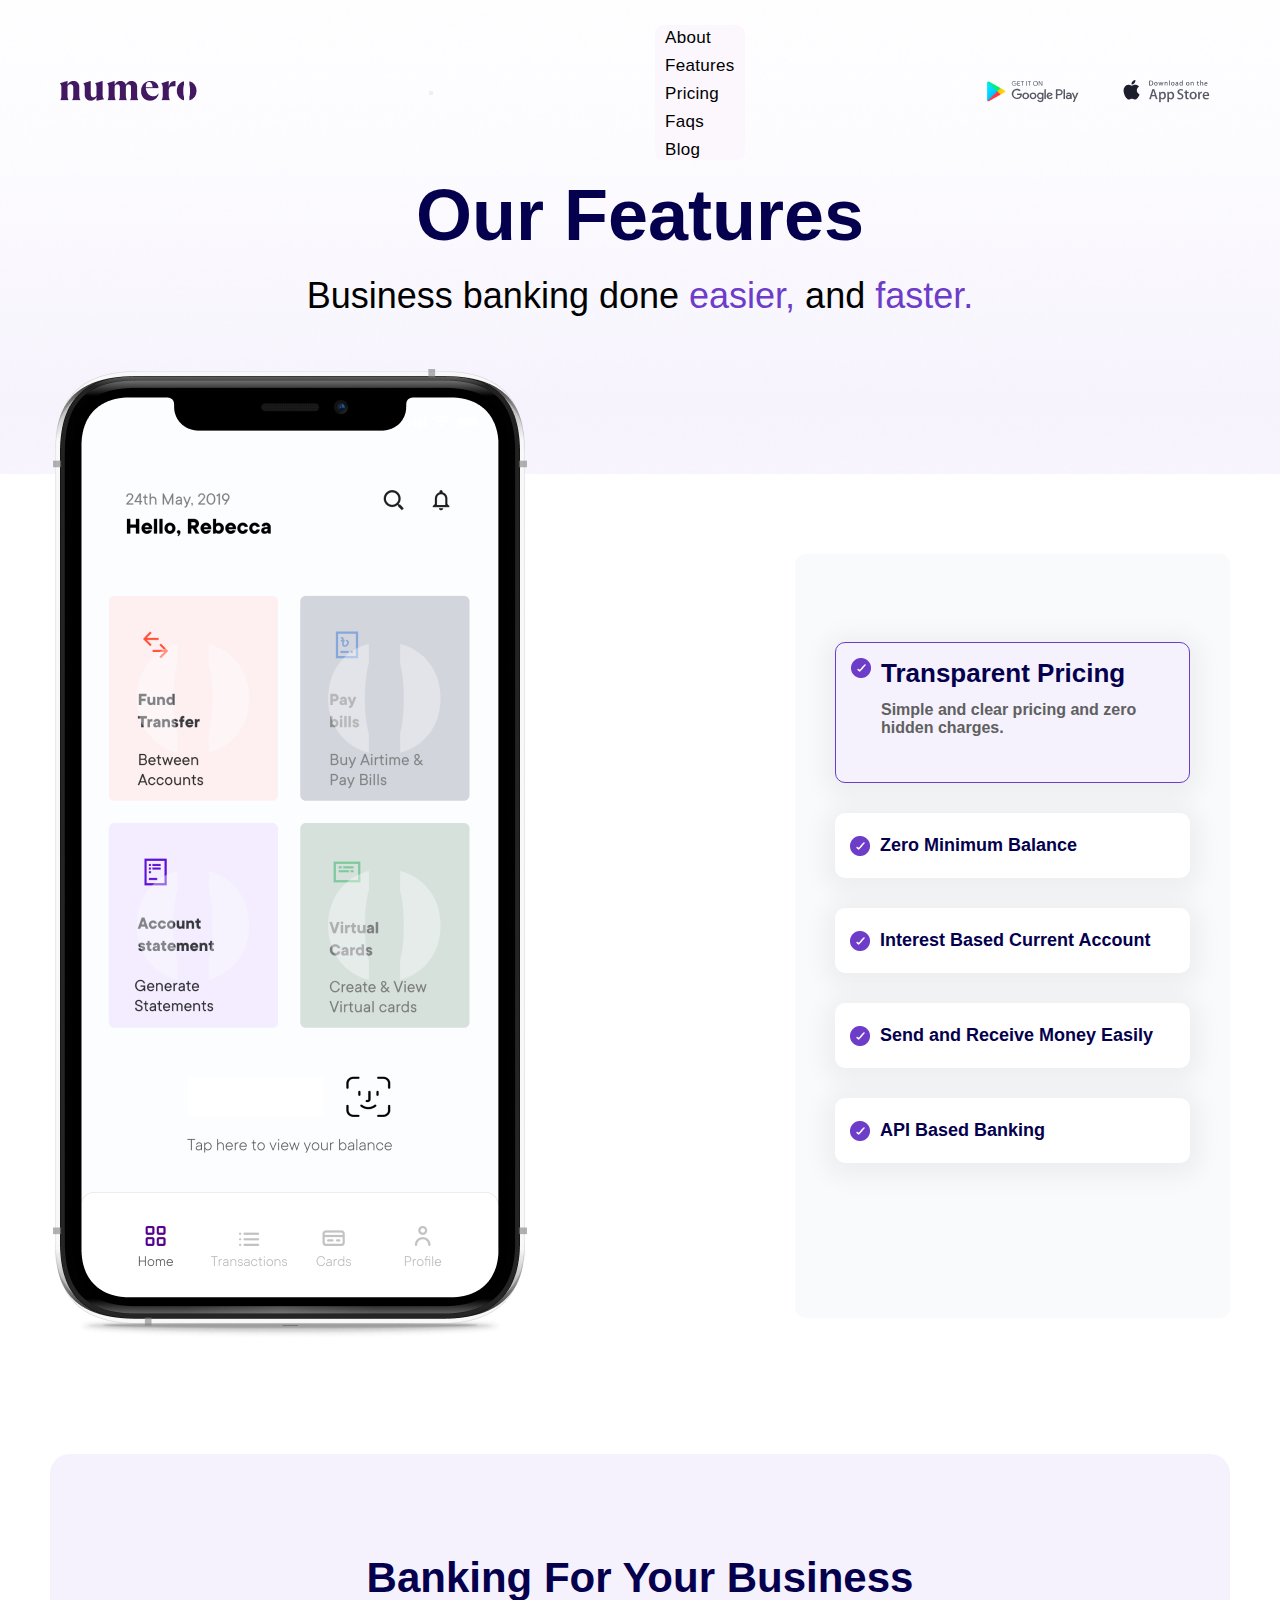
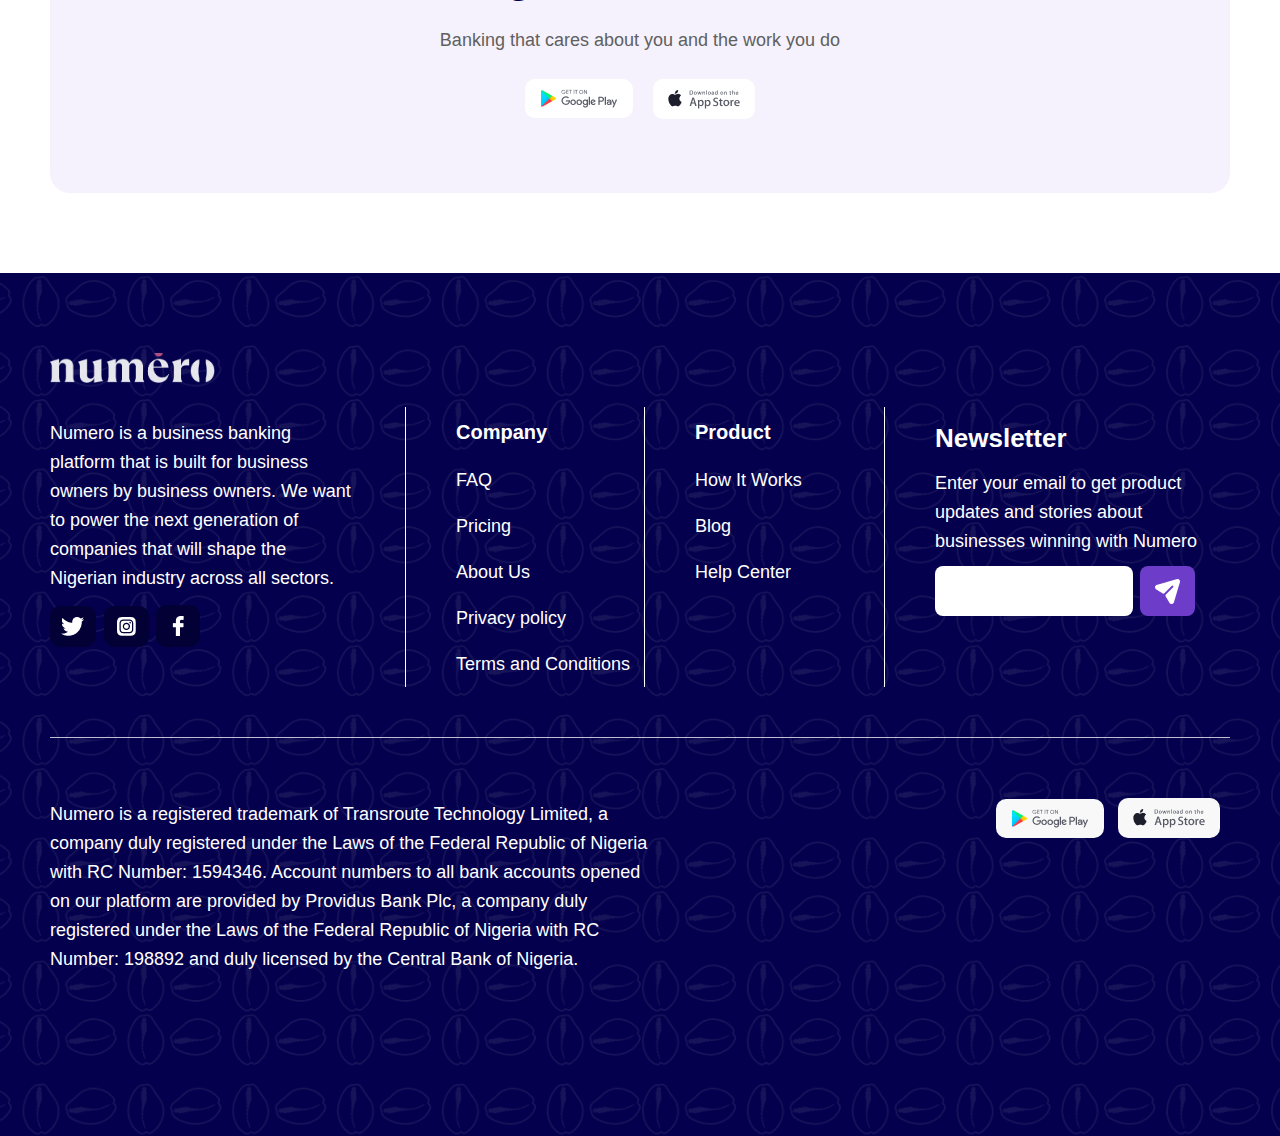
<file: features.html>
<!DOCTYPE html>
<html lang="en">

<head>
    <meta charset="UTF-8">
    <meta name="viewport" content="width=device-width, initial-scale=1.0">
    <title>Numero</title>
    <!-- FONTS CSS CDN -->
    <!-- TT COMMONS CDN -->
    <link href="http://fonts.cdnfonts.com/css/tt-commons" rel="stylesheet">
    <!-- TT COMMONS CDN -->
    <!-- FONTS CSS CDN -->
    <!-- BOOTSTRAP CSS -->
    <link href="https://cdn.jsdelivr.net/npm/bootstrap@5.0.1/dist/css/bootstrap.min.css" rel="stylesheet" integrity="sha384-+0n0xVW2eSR5OomGNYDnhzAbDsOXxcvSN1TPprVMTNDbiYZCxYbOOl7+AMvyTG2x" crossorigin="anonymous">
    <!-- BOOTSTRAP CSS -->

    <!-- EXTERNAL CSS -->
    <link rel="stylesheet" href="feautures.css">
    <!-- EXTERNAL CSS -->
</head>

<body>
    <!-- HEADER SECTION -->
    <header class="header" id="header">
        <nav class="navbar navbar-expand-lg navbar-dark">
            <div class="header-container">
                <a class="navbar-brand" href="index.html">
                    <img src="img/nav-logo.png" alt="" class="navbar-logo">
                </a>
                <button class="navbar-toggler collapsed" type="button" data-bs-toggle="collapse" data-bs-target="#main_nav" aria-controls="navbarNav" aria-expanded="false" aria-label="Toggle navigation">
                    <span class="icon-bar"></span>
                    <span class="icon-bar"></span>
                    <span class="icon-bar"></span>
                </button>
                <div class="collapse navbar-collapse" id="main_nav">
                    <ul class="navbar-nav">
                        <li class="nav-item"><a class="nav-link" href="about-us.html">About </a></li>

                        <li class="nav-item">
                            <a class="nav-link" href="features.html"> Features </a></li>

                        <li class=" nav-item "><a class="nav-link " href="pricing.html "> Pricing </a></li>

                        <li class="nav-item "><a class="nav-link " href="faq.html "> Faqs </a></li>

                        <li class="nav-item "><a class="nav-link " href="blog.html "> Blog </a></li>

                        <li class="nav-item nav-item-app ">
                            <a class="nav-link " href="blog.html "> <img src="img/gp.png " alt=" " class="navbar-download "> </a>
                        </li>

                        <li class="nav-item nav-item-app ">
                            <a class="nav-link " href="blog.html "> <img src="img/as.png " alt=" " class="navbar-download "> </a>
                        </li>

                    </ul>
                </div>
                <div class="navbar-app-wrapper2 ">
                    <a class="navbar-app " href="index.html ">
                        <img src="img/gp.png " alt=" " class="navbar-logo ">
                    </a>
                    <a class="navbar-app " href="index.html ">
                        <img src="img/as.png " alt=" " class="navbar-logo ">
                    </a>
                </div>
            </div>

        </nav>
    </header>
    <!-- HEADER SECTION -->

    <!-- HERO SECTION -->
    <section class="hero" id="hero">
        <div class="section-container">
            <div class="hero-text">
                <h1>Our Features </h1>
                <h4>Business banking done <span>easier,</span> and <span>faster.</span> </h4>
            </div>
        </div>
    </section>
    <!-- HERO SECTION -->

    <!-- OPTION SECTION -->
    <section class="option" id="option">
        <div class="section-container">
            <div class="option-wrapper">
                <img src="img/Silver.png" alt="">

                <div class="option-details">
                    <div class="option-content"><img src="img/register-mark.png" alt="">
                        <span><h4>Transparent Pricing</h4>
                        <p>Simple and clear pricing and zero hidden charges.</p></span>
                    </div>
                    <div class="option-other-content">
                        <img src="img/register-mark.png" alt=""><span>Zero Minimum Balance</span>
                    </div>
                    <div class="option-other-content">
                        <img src="img/register-mark.png" alt=""><span>Interest Based Current Account</span>
                    </div>
                    <div class="option-other-content">
                        <img src="img/register-mark.png" alt=""><span>Send and Receive Money Easily</span>
                    </div>
                    <div class="option-other-content">
                        <img src="img/register-mark.png" alt=""><span>API Based Banking</span>
                    </div>
                </div>


            </div>
        </div>
    </section>
    <!-- OPTION SECTION -->

    <!-- CTA SECTION -->
    <section class="cta" id="cta">

        <div class="cta-wrapper">
            <div class="section-container">
                <div class="cta-content">
                    <h2>Banking For Your Business</h2>
                    <p>Banking that cares about you and the work you do</p>
                    <div class="cta-button">
                        <a href=""><img src="img/footer-gp.png" class="cta-download" alt=""></a>
                        <a href=""><img src="img/footer-ap.png" class="cta-download" alt=""></a>
                    </div>
                </div>
            </div>
        </div>
    </section>
    <!-- CTA SECTION -->

    <!-- FOOTER SECTION -->
    <footer class="footer" id="footer">
        <div class="section-container">
            <a href=""><img src="img/footer-logo.png" alt="" class="footer-img"></a>
            <div class="footer-wrapper">
                <!-- 1 -->
                <div class="footer-content footer-content-1">
                    <h4>Numero is a business banking platform that is built for business owners by business owners. We want to power the next generation of companies that will shape the Nigerian industry across all sectors.
                    </h4>
                    <div class="footer-social-icon">
                        <a href=""> <img src="img/tweet.png" alt=""></a>
                        <a href=""><img src="img/ig.png" alt=""></a>
                        <a href=""><img src="img/facebook.png" alt=""></a>
                    </div>
                </div>
                <!-- 1 -->

                <!-- 2 -->
                <div class="footer-content footer-content-2">
                    <h4>Company</h4>
                    <li><a href="">
                        FAQ
                    </a></li>
                    <li><a href="pricing.html">
                        Pricing
                    </a></li>
                    <li><a href="about-us.html">
                        About Us
                    </a></li>
                    <li> <a href="privacy.html">
                        Privacy policy
                    </a></li>
                    <li> <a href="t-c.html">
                        Terms and Conditions
                    </a></li>
                </div>
                <!-- 2 -->

                <!-- 3 -->
                <div class="footer-content footer-content-3">
                    <h4>Product</h4>
                    <li> <a href="register.html">
                        How It Works
                    </a></li>
                    <li><a href="blog.html">
                        Blog
                    </a></li>
                    <li> <a href="help-center.html">
                        Help Center
                    </a></li>
                </div>
                <!-- 3 -->

                <!-- 4 -->
                <div class="footer-content footer-content-4">
                    <h3>Newsletter</h3>
                    <li>Enter your email to get product updates and stories about businesses winning with Numero </li>
                    <div class="footer-form-wrapper">
                        <div class="footer-form">
                            <input type="email" name="" id="" placeholder="">
                        </div>
                        <div class="footer-button">
                            <img src="img/send.png" alt="">
                        </div>
                    </div>
                </div>
                <!-- 4 -->
            </div>
            <div class="footer-others">
                <h4>Numero is a registered trademark of Transroute Technology Limited, a company duly registered under the Laws of the Federal Republic of Nigeria with RC Number: 1594346. Account numbers to all bank accounts opened on our platform are provided
                    by Providus Bank Plc, a company duly registered under the Laws of the Federal Republic of Nigeria with RC Number: 198892 and duly licensed by the Central Bank of Nigeria.</h4>
                <div class="footer-others-img">
                    <a href=""><img src="img/footer-gp.png" class="footer-download" alt=""></a>
                    <a href=""><img src="img/footer-ap.png" class="footer-download" alt=""></a>
                </div>
            </div>
        </div>
    </footer>
    <!-- FOOTER SECTION -->

    <!-- BOOTSTRAP JS -->
    <script src="https://cdn.jsdelivr.net/npm/bootstrap@5.0.1/dist/js/bootstrap.bundle.min.js" integrity="sha384-gtEjrD/SeCtmISkJkNUaaKMoLD0//ElJ19smozuHV6z3Iehds+3Ulb9Bn9Plx0x4" crossorigin="anonymous"></script>
    <!-- BOOTSTRAP JS -->
</body>

</html>
</file>
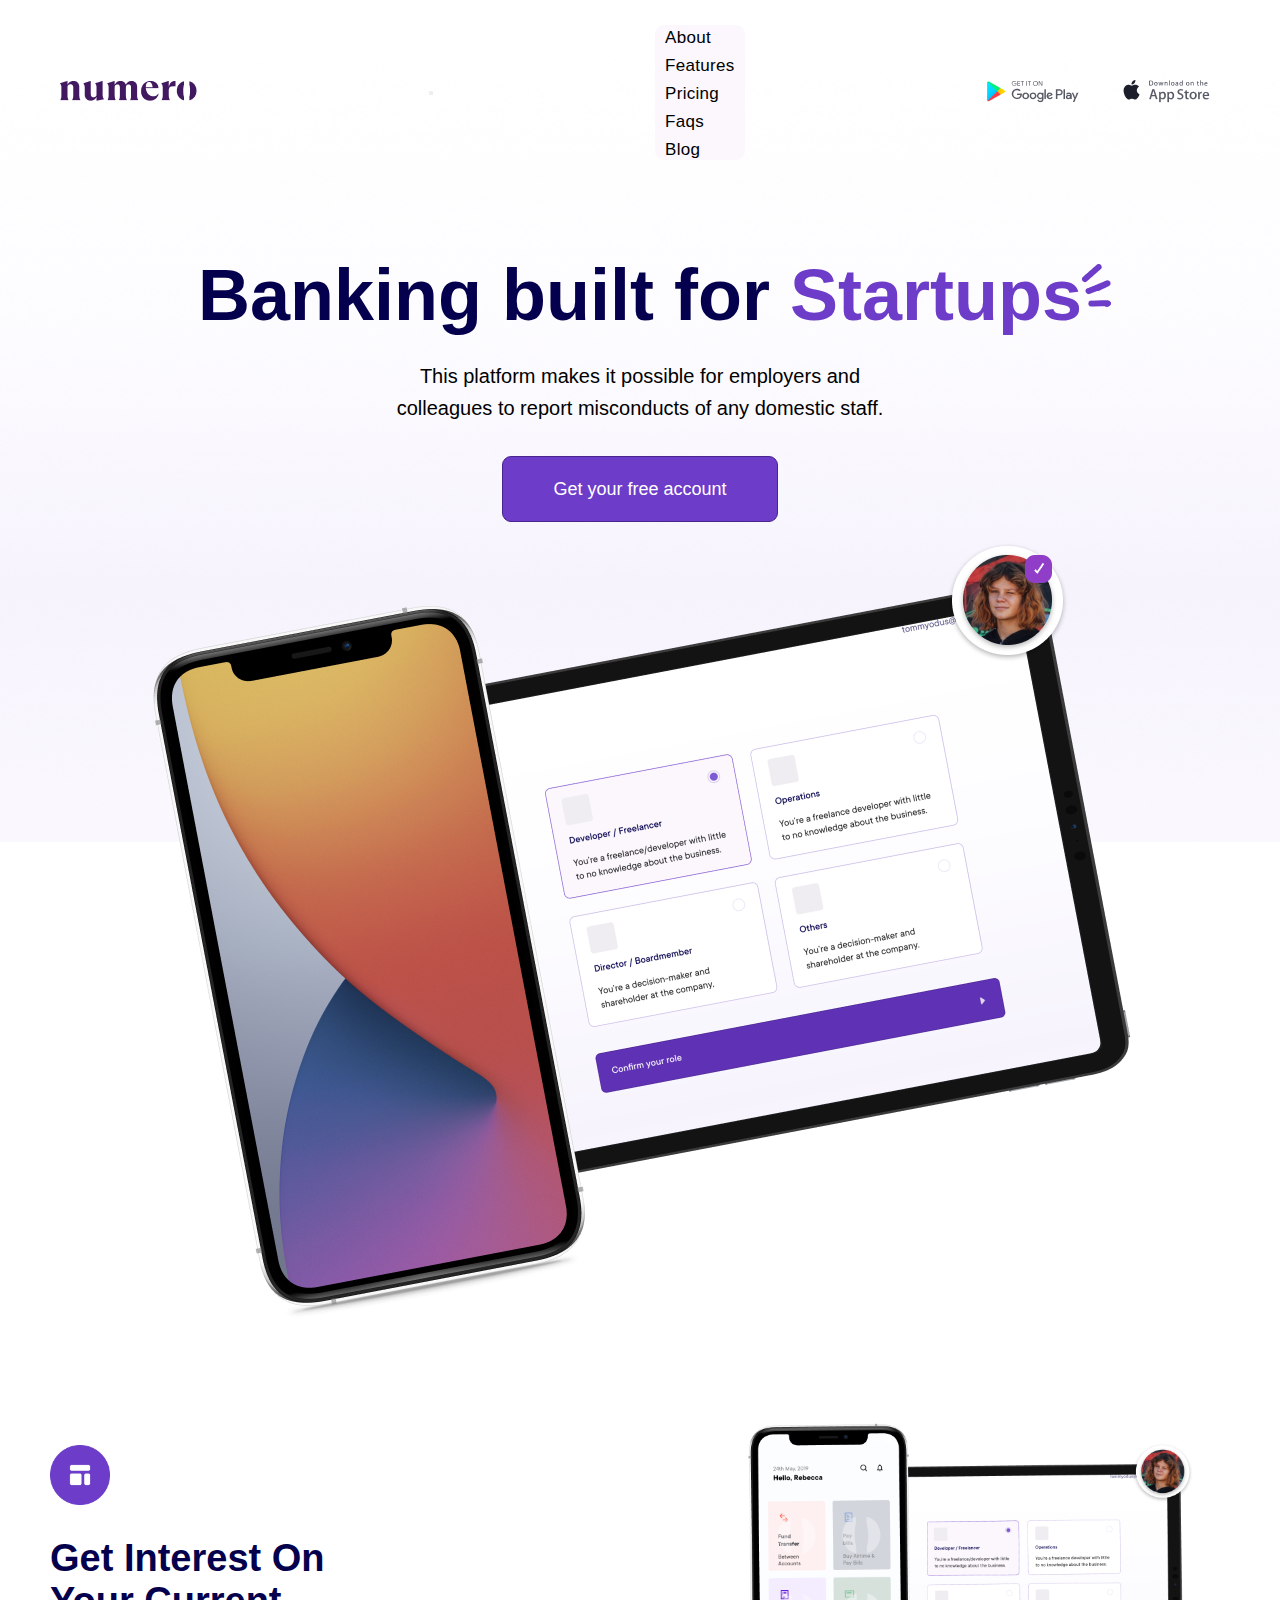
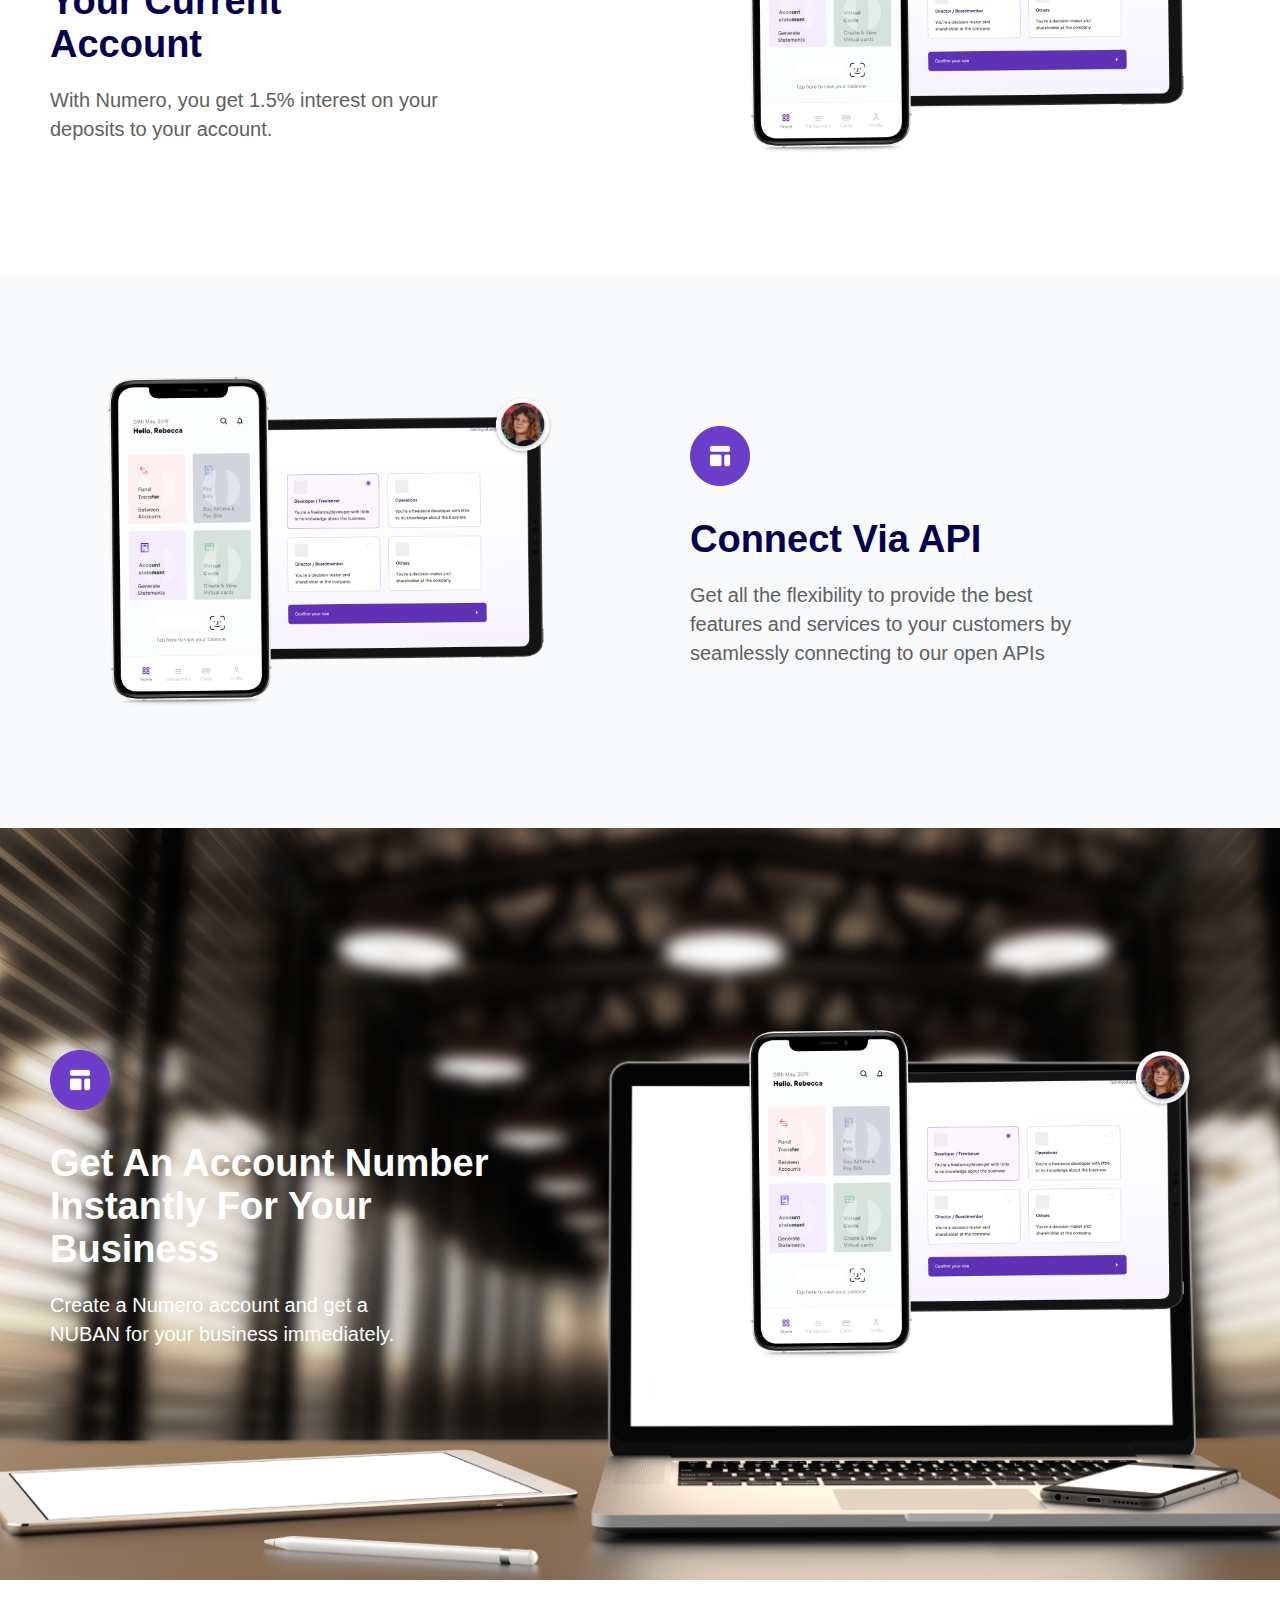
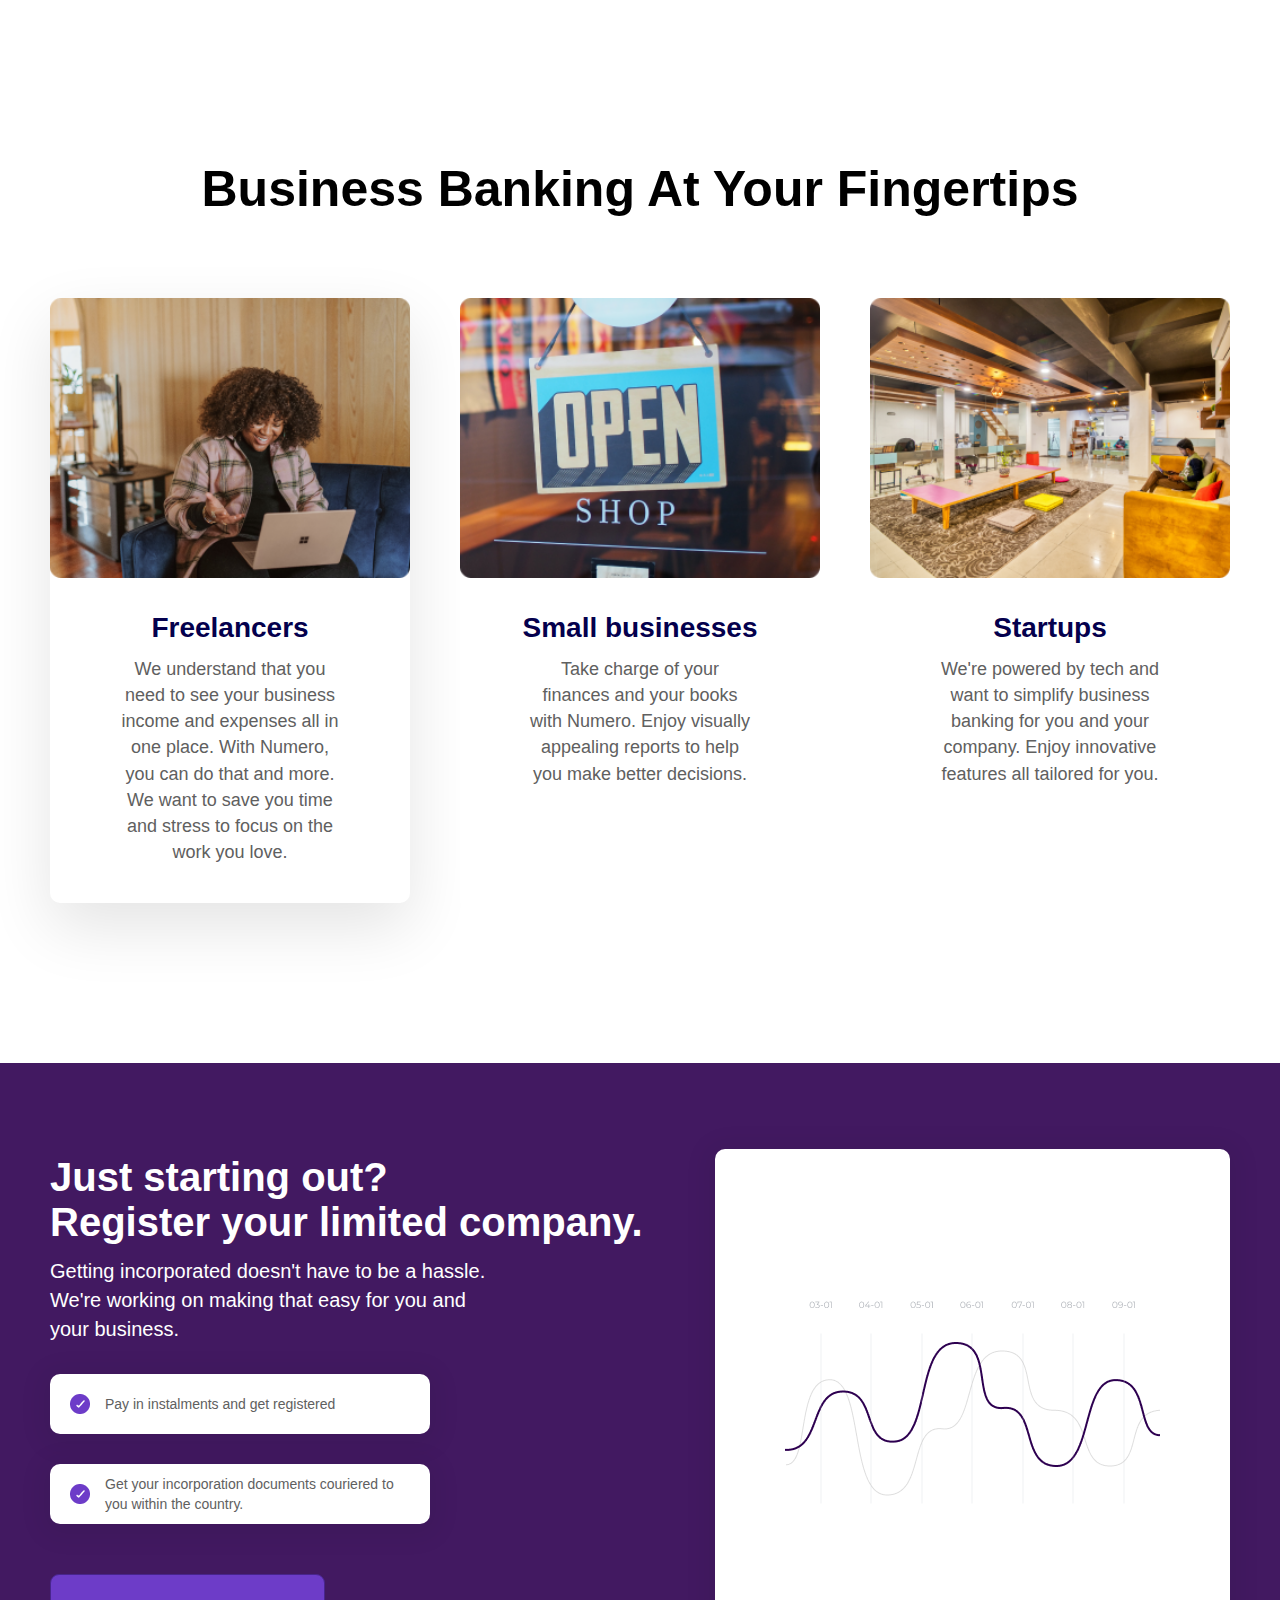
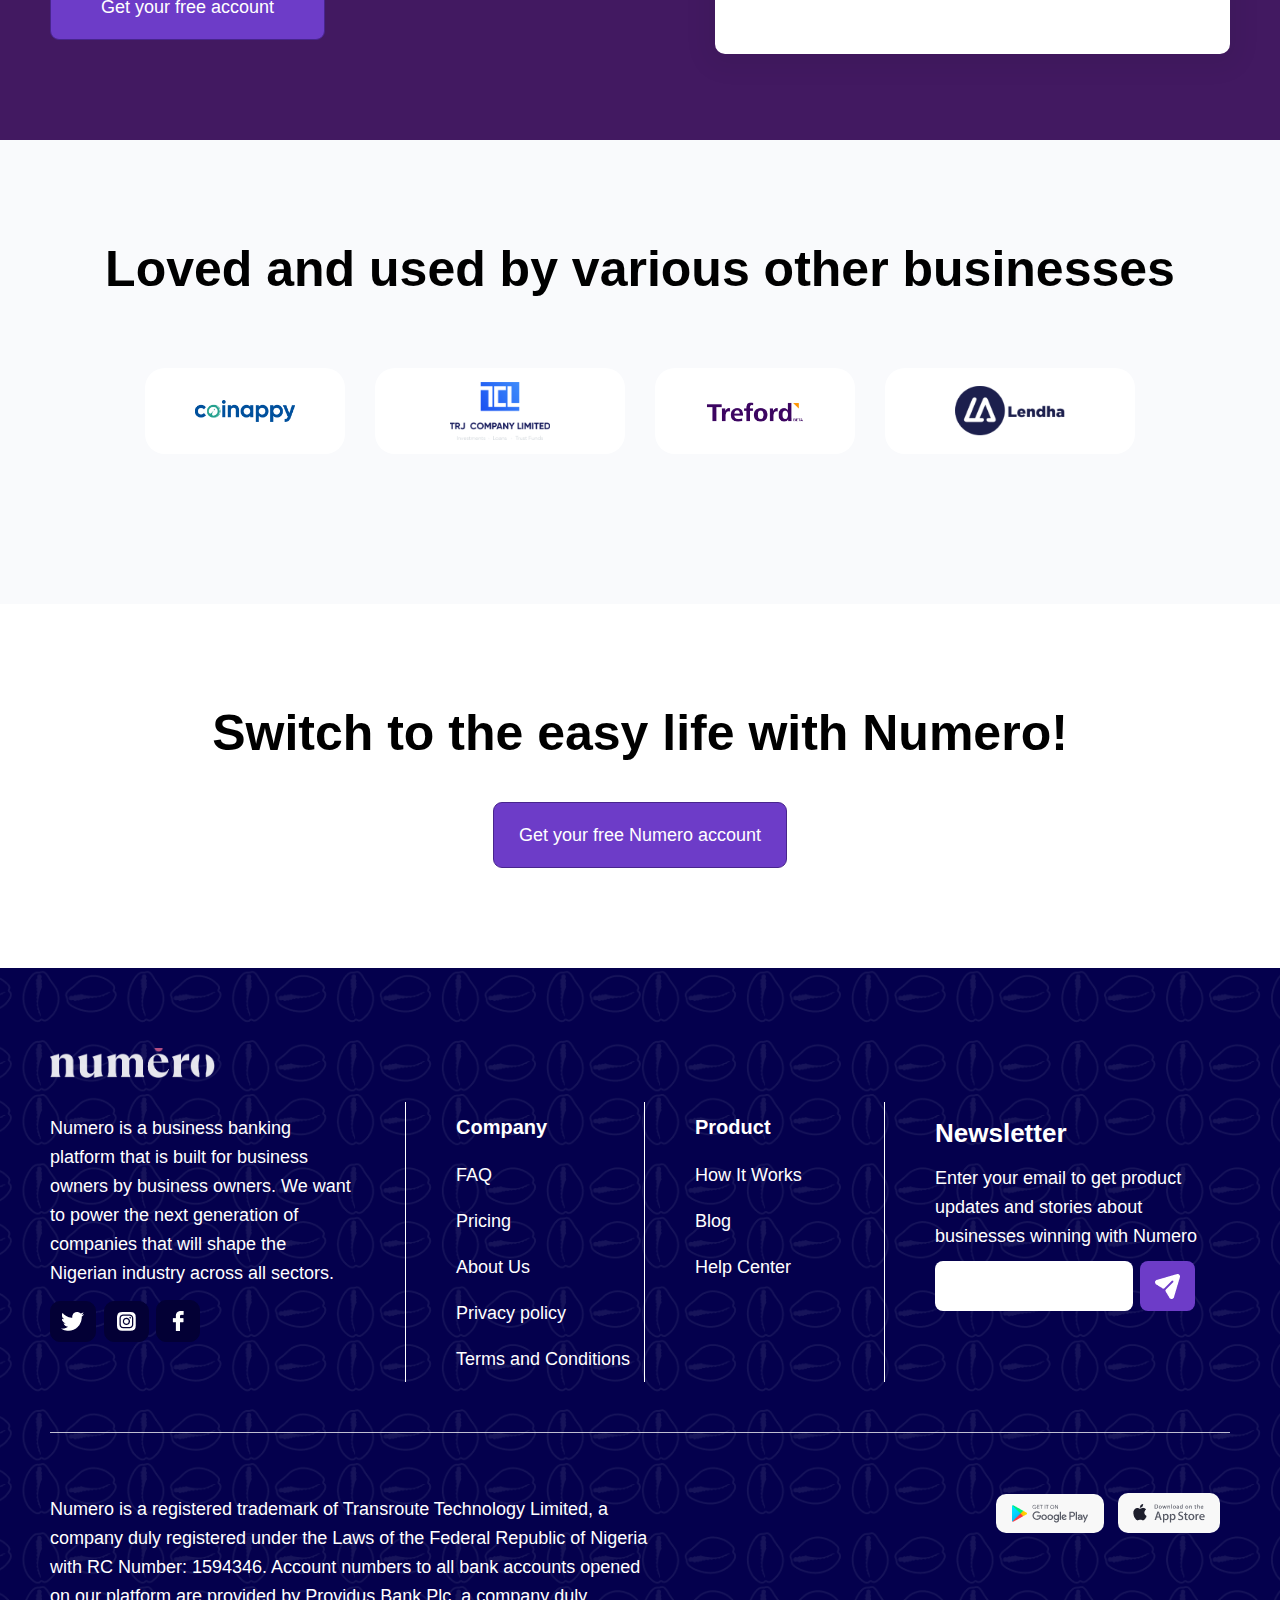
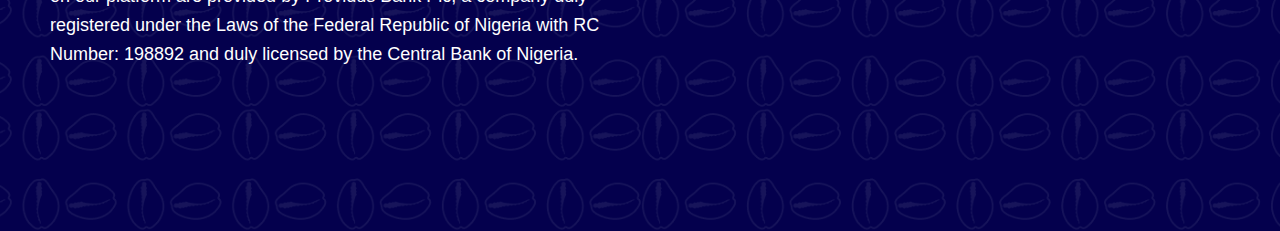
<file: homepage.html>
<!DOCTYPE html>
<html lang="en">

<head>
    <meta charset="UTF-8">
    <meta name="viewport" content="width=device-width, initial-scale=1.0">
    <title>Numero</title>
    <!-- FONTS CSS CDN -->
    <!-- TT COMMONS CDN -->
    <link href="http://fonts.cdnfonts.com/css/tt-commons" rel="stylesheet">
    <!-- TT COMMONS CDN -->
    <!-- FONTS CSS CDN -->
    <!-- BOOTSTRAP CSS -->
    <link href="https://cdn.jsdelivr.net/npm/bootstrap@5.0.1/dist/css/bootstrap.min.css" rel="stylesheet" integrity="sha384-+0n0xVW2eSR5OomGNYDnhzAbDsOXxcvSN1TPprVMTNDbiYZCxYbOOl7+AMvyTG2x" crossorigin="anonymous">
    <!-- BOOTSTRAP CSS -->

    <!-- EXTERNAL CSS -->
    <link rel="stylesheet" href="homepage.css">
    <!-- EXTERNAL CSS -->
</head>

<body>
    <!-- HEADER SECTION -->
    <header class="header" id="header">
        <nav class="navbar navbar-expand-lg navbar-dark">
            <div class="header-container">
                <a class="navbar-brand" href="index.html">
                    <img src="img/nav-logo.png" alt="" class="navbar-logo">
                </a>
                <button class="navbar-toggler collapsed" type="button" data-bs-toggle="collapse" data-bs-target="#main_nav" aria-controls="navbarNav" aria-expanded="false" aria-label="Toggle navigation">
                    <span class="icon-bar"></span>
                    <span class="icon-bar"></span>
                    <span class="icon-bar"></span>
                </button>
                <div class="collapse navbar-collapse" id="main_nav">
                    <ul class="navbar-nav">
                        <li class="nav-item"><a class="nav-link" href="about-us.html">About </a></li>

                        <li class="nav-item">
                            <a class="nav-link" href="features.html"> Features </a></li>

                        <li class=" nav-item "><a class="nav-link " href="pricing.html "> Pricing </a></li>

                        <li class="nav-item "><a class="nav-link " href="faq.html "> Faqs </a></li>

                        <li class="nav-item "><a class="nav-link " href="blog.html "> Blog </a></li>

                        <li class="nav-item nav-item-app ">
                            <a class="nav-link " href="blog.html "> <img src="img/gp.png " alt=" " class="navbar-download "> </a>
                        </li>

                        <li class="nav-item nav-item-app ">
                            <a class="nav-link " href="blog.html "> <img src="img/as.png " alt=" " class="navbar-download "> </a>
                        </li>

                    </ul>
                </div>
                <div class="navbar-app-wrapper2 ">
                    <a class="navbar-app " href="index.html ">
                        <img src="img/gp.png " alt=" " class="navbar-logo ">
                    </a>
                    <a class="navbar-app " href="index.html ">
                        <img src="img/as.png " alt=" " class="navbar-logo ">
                    </a>
                </div>
            </div>

        </nav>
    </header>
    <!-- HEADER SECTION -->

    <!-- HERO SECTION -->
    <section class="hero " id="hero ">
        <div class="section-container ">
            <div class="hero-text ">
                <h1>Banking built for <span> Startups <img src="img/Frame.png " alt=" "> </span></h1>
                <h4>This platform makes it possible for employers and colleagues to report misconducts of any domestic staff. </h4>
                <button class="hero-btn ">Get your free account</button>
            </div>
            <div class="hero-img ">
                <img src="img/hero-img.png " alt=" ">
            </div>
        </div>
    </section>
    <!-- HERO SECTION -->

    <!-- OPTION SECTION -->
    <section class="option " id="option ">

        <!-- 1 -->
        <div class="option-content option-content-1 ">
            <div class="section-container ">
                <div class="option-wrapper option-wrapper-1 ">
                    <div class="option-text ">
                        <img src="img/Group 1938.png " alt=" ">
                        <h4>Get Interest On Your Current Account</h4>
                        <p>With Numero, you get 1.5% interest on your deposits to your account.</p>
                    </div>
                    <img src="img/Group 1935.png " alt=" ">
                </div>
            </div>
        </div>
        <!-- 1 -->

        <!-- 2 -->
        <div class="option-content option-content-2 ">
            <div class="section-container ">
                <div class="option-wrapper option-wrapper-2 ">
                    <img src="img/Group 1935.png " alt=" ">
                    <div class="option-text ">
                        <img src="img/Group 1938.png " alt=" ">
                        <h4>Connect Via API</h4>
                        <p>Get all the flexibility to provide the best features and services to your customers by seamlessly connecting to our open APIs
                        </p>
                    </div>
                </div>
            </div>
        </div>
        <!-- 2 -->

        <!-- 3 -->
        <div class="option-content option-content-3 ">
            <div class="section-container ">
                <div class="option-wrapper option-wrapper-3 ">
                    <div class="option-text ">
                        <img src="img/Group 1938.png " alt=" ">
                        <h4>Get An Account Number Instantly For Your Business</h4>
                        <p>Create a Numero account and get a NUBAN for your business immediately.
                        </p>
                    </div>
                    <img src="img/Group 1935.png " alt=" ">
                </div>
            </div>
        </div>
        <!-- 3 -->
        </div>
    </section>
    <!-- OPTION SECTION -->

    <!-- BUSINESS BANKING SECTION -->
    <section class="banking " id="banking ">
        <div class="section-container ">
            <div class="banking-wrapper ">
                <h2>Business Banking At Your Fingertips</h2>
                <div class="banking-container ">
                    <!-- 1 -->
                    <div class="banking-content banking-content-1 ">
                        <img src="img/Rectangle 818.png " alt=" ">
                        <h4>Freelancers</h4>
                        <p>We understand that you need to see your business income and expenses all in one place. With Numero, you can do that and more. We want to save you time and stress to focus on the work you love.
                        </p>
                    </div>
                    <!-- 1 -->

                    <!-- 2 -->
                    <div class="banking-content banking-content-2 ">
                        <img src="img/Rectangle 819.png " alt=" ">
                        <h4>Small businesses</h4>
                        <p>Take charge of your finances and your books with Numero. Enjoy visually appealing reports to help you make better decisions.
                        </p>
                    </div>
                    <!-- 2 -->

                    <!-- 3 -->
                    <div class="banking-content banking-content-3 ">
                        <img src="img/Rectangle 820.png " alt=" ">
                        <h4>Startups</h4>
                        <p>We're powered by tech and want to simplify business banking for you and your company. Enjoy innovative features all tailored for you.</p>
                    </div>
                    <!-- 3 -->
                </div>
            </div>
        </div>
    </section>
    <!-- BUSINESS BANKING SECTION -->

    <!-- REGISTER SECTION -->
    <section class="register " id="register ">
        <div class="section-container ">
            <div class="register-wrapper ">
                <div class="register-text ">
                    <h4>Just starting out? <br> Register your limited company.</h4>
                    <p>Getting incorporated doesn't have to be a hassle. We're working on making that easy for you and your business.</p>
                    <div class="register-option "><img src="img/register-mark.png " alt=" "><span>Pay in instalments and get registered</span>
                    </div>
                    <div class="register-option ">
                        <img src="img/register-mark.png " alt=" "><span>Get your incorporation documents couriered to you within the country.</span>
                    </div>
                    <button class="register-btn ">Get your free account</button>
                </div>
                <img src="img/Group 1950.png " alt=" " class="register-image ">

            </div>

        </div>
    </section>
    <!-- REGISTER SECTION -->

    <!-- BUSINESS SECTION -->
    <section class="business " id="business ">
        <div class="section-container ">
            <div class="business-wrapper ">
                <h2>Loved and used by various other businesses</h2>
                <div class="business-image ">
                    <img src="img/business-img-1.png " class="business-img business-img-1 " alt=" ">
                    <img src="img/business-img-2.png " class="business-img business-img-2 " alt=" ">
                    <img src="img/business-img-3.png " class="business-img business-img-3 " alt=" ">
                    <img src="img/business-img-4.png " class="business-img business-img-4 " alt=" ">
                </div>
            </div>
        </div>
    </section>
    <!-- BUSINESS SECTION -->

    <!-- SWITCH SECTION -->
    <section class="switch " id="switch ">
        <div class="section-container ">
            <div class="switch-wrapper ">
                <h2>Switch to the easy life with Numero!</h2>
                <button class="switch-btn "><a href=" ">Get your free Numero account</a></button>
            </div>
        </div>
    </section>
    <!-- SWITCH SECTION -->

    <!-- FOOTER SECTION -->
    <footer class="footer" id="footer">
        <div class="section-container">
            <a href=""><img src="img/footer-logo.png" alt="" class="footer-img"></a>
            <div class="footer-wrapper">
                <!-- 1 -->
                <div class="footer-content footer-content-1">
                    <h4>Numero is a business banking platform that is built for business owners by business owners. We want to power the next generation of companies that will shape the Nigerian industry across all sectors.
                    </h4>
                    <div class="footer-social-icon">
                        <a href=""> <img src="img/tweet.png" alt=""></a>
                        <a href=""><img src="img/ig.png" alt=""></a>
                        <a href=""><img src="img/facebook.png" alt=""></a>
                    </div>
                </div>
                <!-- 1 -->

                <!-- 2 -->
                <div class="footer-content footer-content-2">
                    <h4>Company</h4>
                    <li><a href="">
                        FAQ
                    </a></li>
                    <li><a href="pricing.html">
                        Pricing
                    </a></li>
                    <li><a href="about-us.html">
                        About Us
                    </a></li>
                    <li> <a href="privacy.html">
                        Privacy policy
                    </a></li>
                    <li> <a href="t-c.html">
                        Terms and Conditions
                    </a></li>
                </div>
                <!-- 2 -->

                <!-- 3 -->
                <div class="footer-content footer-content-3">
                    <h4>Product</h4>
                    <li> <a href="register.html">
                        How It Works
                    </a></li>
                    <li><a href="blog.html">
                        Blog
                    </a></li>
                    <li> <a href="">
                        Help Center
                    </a></li>
                </div>
                <!-- 3 -->

                <!-- 4 -->
                <div class="footer-content footer-content-4">
                    <h3>Newsletter</h3>
                    <li>Enter your email to get product updates and stories about businesses winning with Numero </li>
                    <div class="footer-form-wrapper">
                        <div class="footer-form">
                            <input type="email" name="" id="" placeholder="">
                        </div>
                        <div class="footer-button">
                            <img src="img/send.png" alt="">
                        </div>
                    </div>
                </div>
                <!-- 4 -->
            </div>
            <div class="footer-others">
                <h4>Numero is a registered trademark of Transroute Technology Limited, a company duly registered under the Laws of the Federal Republic of Nigeria with RC Number: 1594346. Account numbers to all bank accounts opened on our platform are provided
                    by Providus Bank Plc, a company duly registered under the Laws of the Federal Republic of Nigeria with RC Number: 198892 and duly licensed by the Central Bank of Nigeria.</h4>
                <div class="footer-others-img">
                    <a href=""><img src="img/footer-gp.png" class="footer-download" alt=""></a>
                    <a href=""><img src="img/footer-ap.png" class="footer-download" alt=""></a>
                </div>
            </div>
        </div>
    </footer>
    <!-- FOOTER SECTION -->
    <!-- BOOTSTRAP JS -->
    <script src="https://cdn.jsdelivr.net/npm/bootstrap@5.0.1/dist/js/bootstrap.bundle.min.js " integrity="sha384-gtEjrD/SeCtmISkJkNUaaKMoLD0//ElJ19smozuHV6z3Iehds+3Ulb9Bn9Plx0x4 " crossorigin="anonymous "></script>
    <!-- BOOTSTRAP JS -->
</body>

</html>
</file>
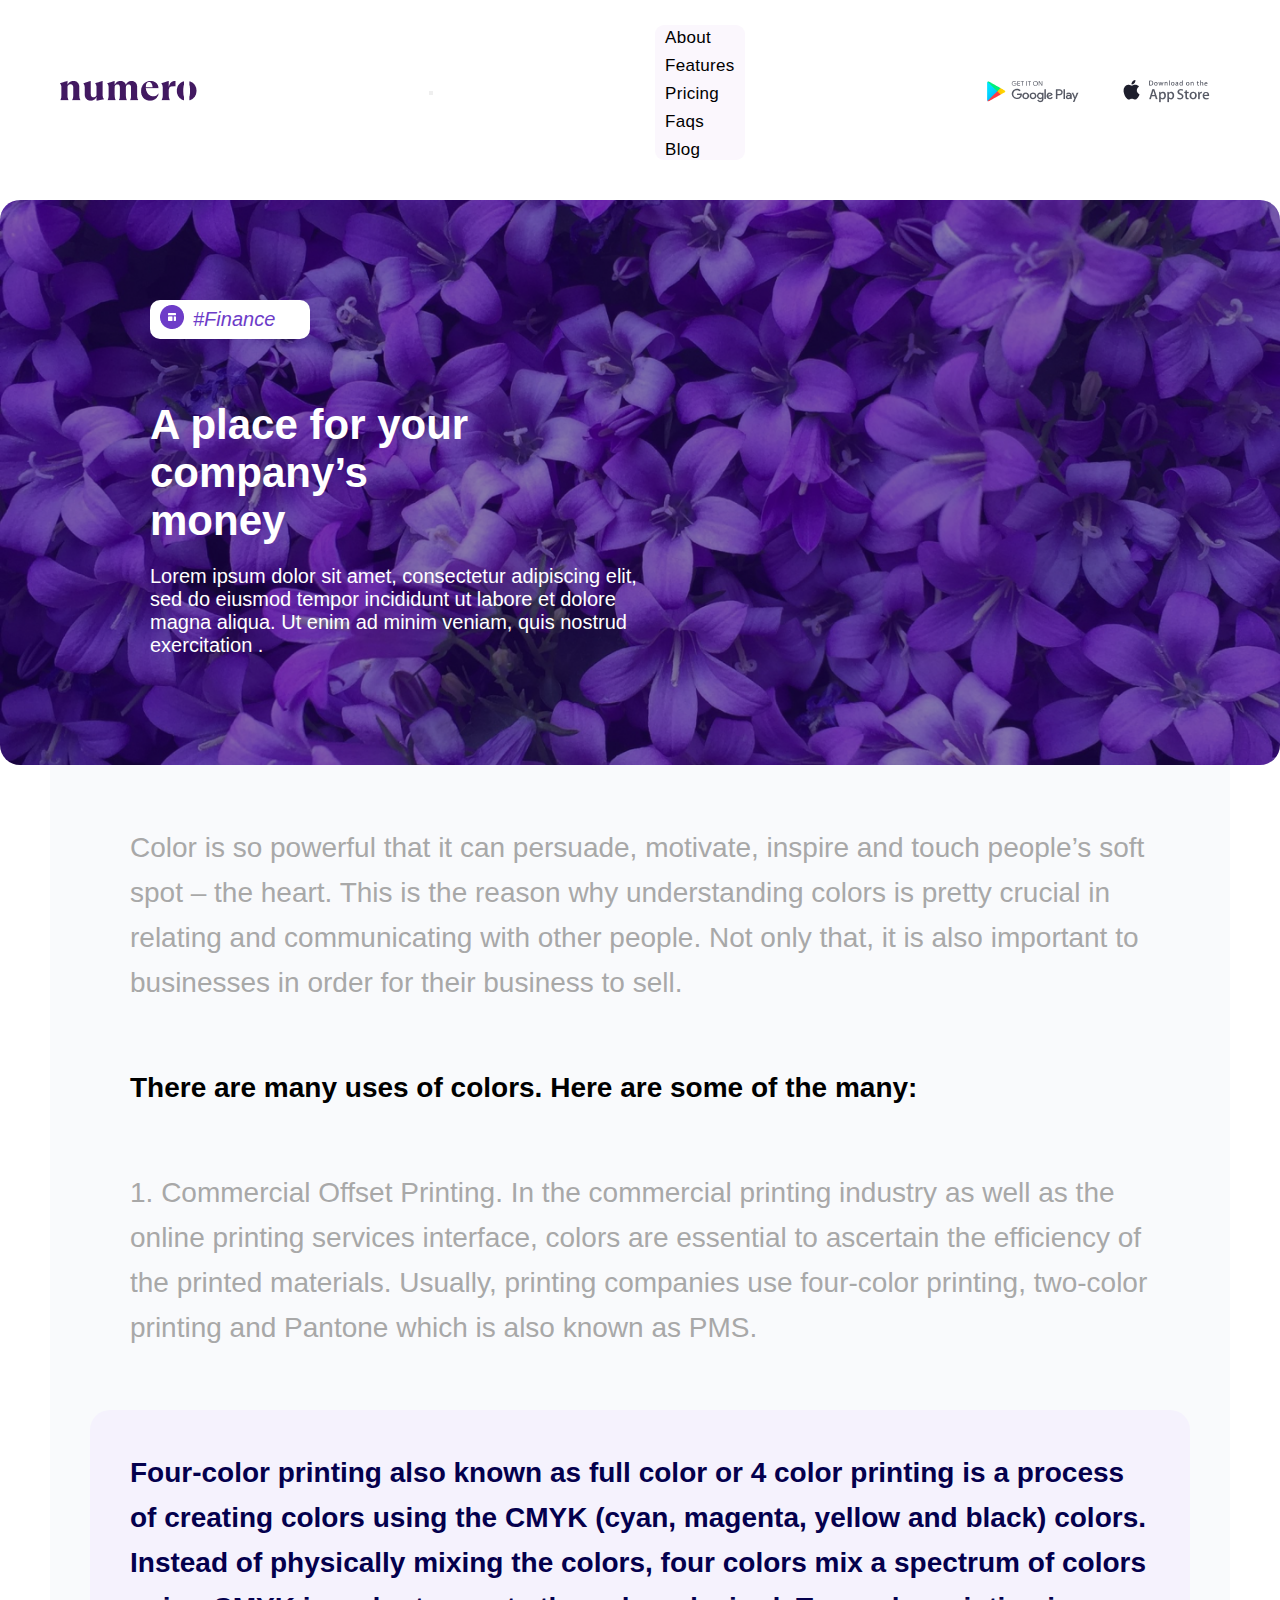
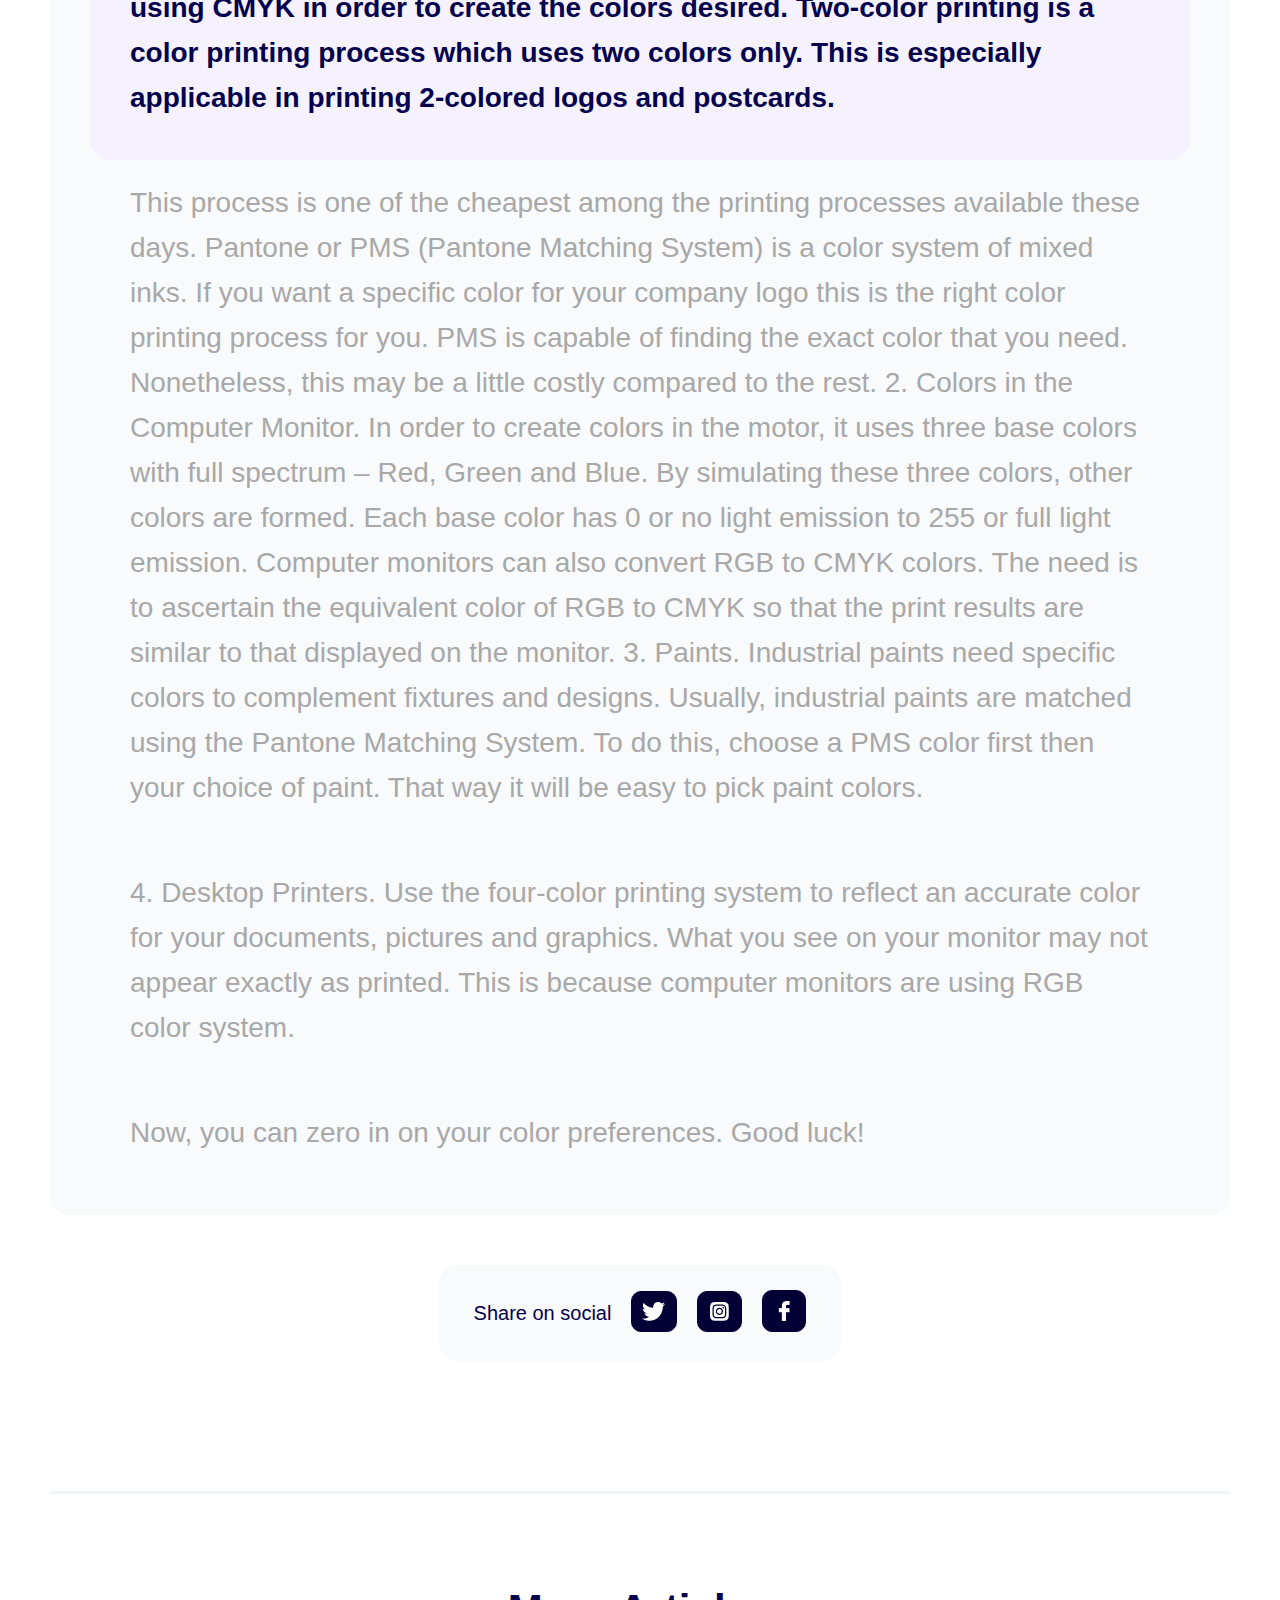
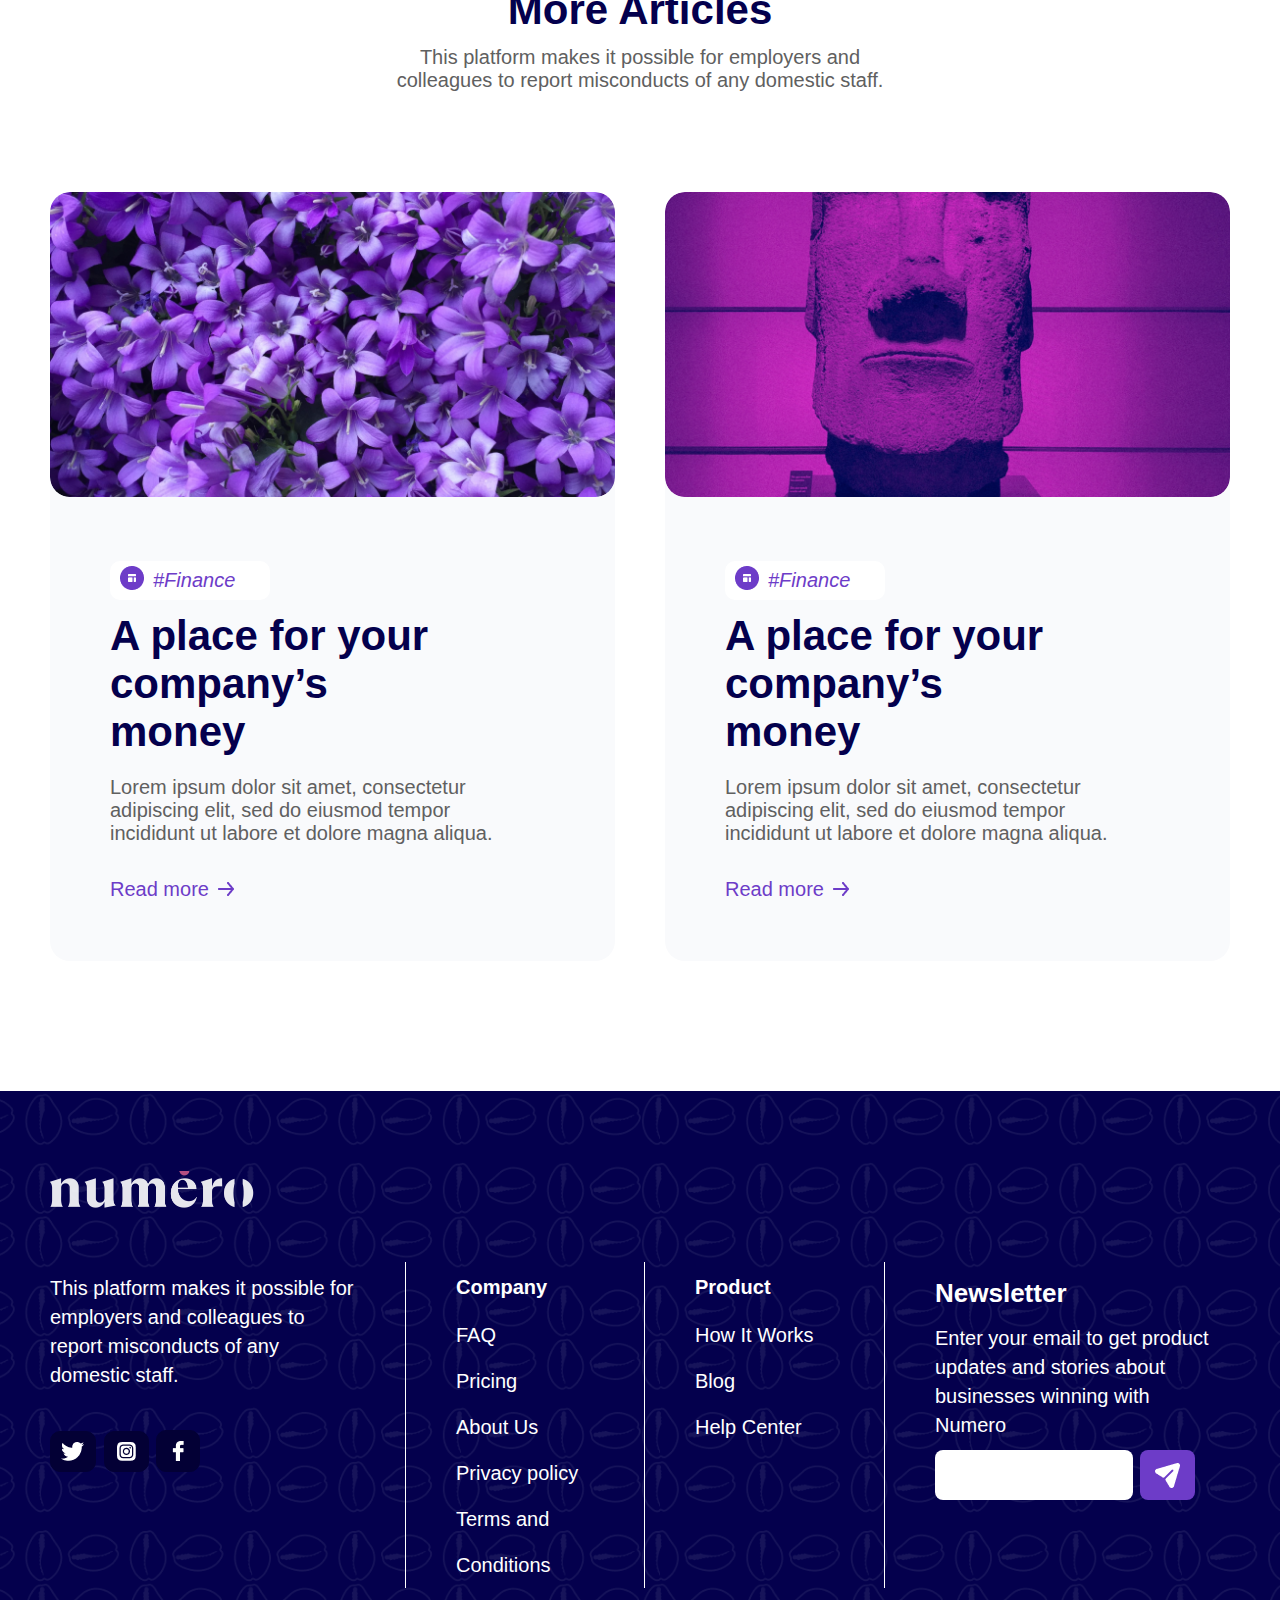
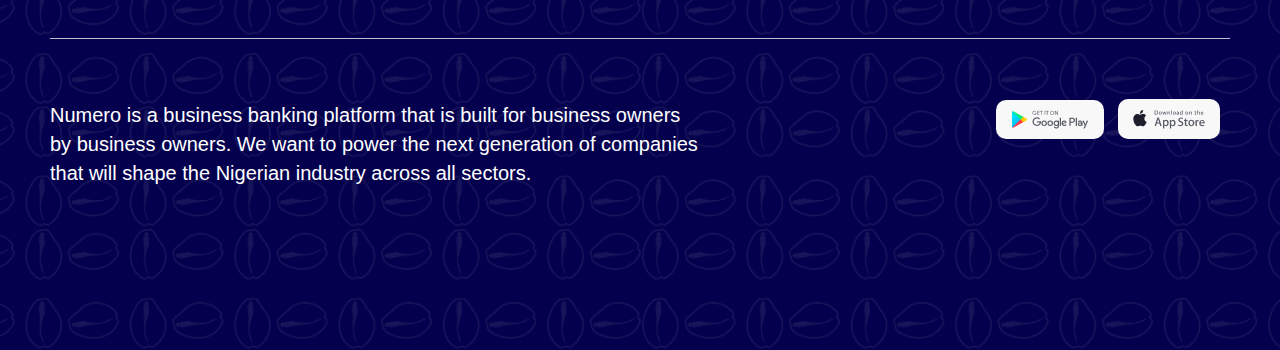
<file: inner-blog.html>
<!DOCTYPE html>
<html lang="en">

<head>
    <meta charset="UTF-8">
    <meta name="viewport" content="width=device-width, initial-scale=1.0">
    <title>Numero</title>
    <!-- FONTS CSS CDN -->
    <!-- TT COMMONS CDN -->
    <link href="http://fonts.cdnfonts.com/css/tt-commons" rel="stylesheet">
    <!-- TT COMMONS CDN -->
    <!-- FONTS CSS CDN -->
    <!-- BOOTSTRAP CSS -->
    <link href="https://cdn.jsdelivr.net/npm/bootstrap@5.0.1/dist/css/bootstrap.min.css" rel="stylesheet" integrity="sha384-+0n0xVW2eSR5OomGNYDnhzAbDsOXxcvSN1TPprVMTNDbiYZCxYbOOl7+AMvyTG2x" crossorigin="anonymous">
    <!-- BOOTSTRAP CSS -->

    <!-- EXTERNAL CSS -->
    <link rel="stylesheet" href="inner-blog.css">
    <!-- EXTERNAL CSS -->
</head>

<body>

    <!-- HEADER SECTION -->
    <header class="header" id="header">
        <nav class="navbar navbar-expand-lg navbar-dark">
            <div class="header-container">
                <a class="navbar-brand" href="index.html">
                    <img src="img/nav-logo.png" alt="" class="navbar-logo">
                </a>
                <button class="navbar-toggler collapsed" type="button" data-bs-toggle="collapse" data-bs-target="#main_nav" aria-controls="navbarNav" aria-expanded="false" aria-label="Toggle navigation">
                    <span class="icon-bar"></span>
                    <span class="icon-bar"></span>
                    <span class="icon-bar"></span>
                </button>
                <div class="collapse navbar-collapse" id="main_nav">
                    <ul class="navbar-nav">
                        <li class="nav-item"><a class="nav-link" href="about-us.html">About </a></li>

                        <li class="nav-item">
                            <a class="nav-link" href="features.html"> Features </a></li>

                        <li class=" nav-item "><a class="nav-link " href="pricing.html "> Pricing </a></li>

                        <li class="nav-item "><a class="nav-link " href="faq.html "> Faqs </a></li>

                        <li class="nav-item "><a class="nav-link " href="blog.html "> Blog </a></li>

                        <li class="nav-item nav-item-app ">
                            <a class="nav-link " href="blog.html "> <img src="img/gp.png " alt=" " class="navbar-download "> </a>
                        </li>

                        <li class="nav-item nav-item-app ">
                            <a class="nav-link " href="blog.html "> <img src="img/as.png " alt=" " class="navbar-download "> </a>
                        </li>

                    </ul>
                </div>
                <div class="navbar-app-wrapper2 ">
                    <a class="navbar-app " href="index.html ">
                        <img src="img/gp.png " alt=" " class="navbar-logo ">
                    </a>
                    <a class="navbar-app " href="index.html ">
                        <img src="img/as.png " alt=" " class="navbar-logo ">
                    </a>
                </div>
            </div>

        </nav>
    </header>
    <!-- HEADER SECTION -->

    <!-- HEADER BACKGROUND -->
    <div class="header-background"></div>
    <!-- HEADER BACKGROUND -->

    <!-- HERO SECTION -->
    <section class="hero" id="hero">
        <div class="section-container">

            <div class="hero-text">
                <div class="hero-title"><span><img src="img/Group 1959.png" alt=""> </span>#Finance </div>
                <h4>A place for your company’s money</h4>
                <p>Lorem ipsum dolor sit amet, consectetur adipiscing elit, sed do eiusmod tempor incididunt ut labore et dolore magna aliqua. Ut enim ad minim veniam, quis nostrud exercitation .</p>
            </div>
        </div>
        </div>
    </section>
    <!-- HERO SECTION -->

    <!-- DETAIL SECTION -->
    <section class="detail" id="detail">
        <div class="section-container">
            <div class="detail-text">
                <p> Color is so powerful that it can persuade, motivate, inspire and touch people’s soft spot – the heart. This is the reason why understanding colors is pretty crucial in relating and communicating with other people. Not only that, it is
                    also important to businesses in order for their business to sell.</p>

                <h5>There are many uses of colors. Here are some of the many:</h5>

                <p> 1. Commercial Offset Printing. In the commercial printing industry as well as the online printing services interface, colors are essential to ascertain the efficiency of the printed materials. Usually, printing companies use four-color
                    printing, two-color printing and Pantone which is also known as PMS.</p>

                <h6>Four-color printing also known as full color or 4 color printing is a process of creating colors using the CMYK (cyan, magenta, yellow and black) colors. Instead of physically mixing the colors, four colors mix a spectrum of colors using
                    CMYK in order to create the colors desired. Two-color printing is a color printing process which uses two colors only. This is especially applicable in printing 2-colored logos and postcards. </h6>

                <p> This process is one of the cheapest among the printing processes available these days. Pantone or PMS (Pantone Matching System) is a color system of mixed inks. If you want a specific color for your company logo this is the right color
                    printing process for you. PMS is capable of finding the exact color that you need. Nonetheless, this may be a little costly compared to the rest. 2. Colors in the Computer Monitor. In order to create colors in the motor, it uses three
                    base colors with full spectrum – Red, Green and Blue. By simulating these three colors, other colors are formed. Each base color has 0 or no light emission to 255 or full light emission. Computer monitors can also convert RGB to CMYK
                    colors. The need is to ascertain the equivalent color of RGB to CMYK so that the print results are similar to that displayed on the monitor. 3. Paints. Industrial paints need specific colors to complement fixtures and designs. Usually,
                    industrial paints are matched using the Pantone Matching System. To do this, choose a PMS color first then your choice of paint. That way it will be easy to pick paint colors.</p>

                <p> 4. Desktop Printers. Use the four-color printing system to reflect an accurate color for your documents, pictures and graphics. What you see on your monitor may not appear exactly as printed. This is because computer monitors are using
                    RGB color system.</p>

                <p> Now, you can zero in on your color preferences. Good luck!</p>
            </div>

            <div class="detail-social">
                <div class="detail-social-content">
                    <p>Share on social</p>
                    <a href=" "> <img src="img/tweet.png " alt=" "></a>
                    <a href=" "><img src="img/ig.png " alt=" "></a>
                    <a href=" "><img src="img/facebook.png " alt=" "></a>
                </div>
            </div>
        </div>
    </section>
    <!-- DETAIL SECTION -->

    <!-- MORE ARTICLES SECTION -->
    <section class="blog" id="blog">
        <div class="section-container">
            <div class="blog-text">
                <h4>More Articles</h4>
                <p>This platform makes it possible for employers and colleagues to report misconducts of any domestic staff.</p>
            </div>
            <div class="blog-wrapper-2">
                <!-- 1 -->
                <div class="blog-content-2">
                    <img src="img/Rectangle Copy 90.png" alt="">
                    <div class="blog-text-2">
                        <div class="blog-title"><span><img src="img/Group 1959.png" alt=""> </span>#Finance </div>
                        <h4>A place for your company’s money</h4>
                        <p>Lorem ipsum dolor sit amet, consectetur adipiscing elit, sed do eiusmod tempor incididunt ut labore et dolore magna aliqua.</p>
                        <a href="inner-blog.html" class="read-more-btn ">Read more <span> <img src="img/Mask.png " alt=" "> </span></a>
                    </div>
                </div>
                <!-- 1 -->

                <!-- 2 -->
                <div class="blog-content-2 ">
                    <img src="img/Rectangle Copy 91.png " alt=" ">
                    <div class="blog-text-2 ">
                        <div class="blog-title "><span><img src="img/Group 1959.png " alt=" "> </span>#Finance </div>
                        <h4>A place for your company’s money</h4>
                        <p>Lorem ipsum dolor sit amet, consectetur adipiscing elit, sed do eiusmod tempor incididunt ut labore et dolore magna aliqua.</p>
                        <a href="inner-blog.html " class="read-more-btn ">Read more <span> <img src="img/Mask.png " alt=" "> </span></a>
                    </div>
                </div>
                <!-- 2 -->
            </div>
        </div>
    </section>
    <!-- MORE ARTICLES SECTION -->

    <!-- FOOTER SECTION -->
    <footer class="footer " id="footer ">
        <div class="section-container ">
            <a href=" "><img src="img/footer-logo.png " alt=" " class="footer-img "></a>
            <div class="footer-wrapper ">
                <!-- 1 -->
                <div class="footer-content footer-content-1 ">
                    <h4>This platform makes it possible for employers and colleagues to report misconducts of any domestic staff.
                    </h4>
                    <div class="footer-social-icon ">
                        <a href=" "> <img src="img/tweet.png " alt=" "></a>
                        <a href=" "><img src="img/ig.png " alt=" "></a>
                        <a href=" "><img src="img/facebook.png " alt=" "></a>
                    </div>
                </div>
                <!-- 1 -->

                <!-- 2 -->
                <div class="footer-content footer-content-2 ">
                    <h4>Company</h4>
                    <li><a href=" ">
                        FAQ
                    </a></li>
                    <li><a href="pricing.html">
                        Pricing
                    </a></li>
                    <li><a href="about-us.html ">
                        About Us
                    </a></li>
                    <li> <a href="privacy.html">
                        Privacy policy
                    </a></li>
                    <li> <a href="t-c.html">
                        Terms and Conditions
                    </a></li>
                </div>
                <!-- 2 -->

                <!-- 3 -->
                <div class="footer-content footer-content-3 ">
                    <h4>Product</h4>
                    <li> <a href="register.html">
                        How It Works
                    </a></li>
                    <li><a href="blog.html ">
                        Blog
                    </a></li>
                    <li> <a href="help-center.html ">
                        Help Center
                    </a></li>
                </div>
                <!-- 3 -->

                <!-- 4 -->
                <div class="footer-content footer-content-4 ">
                    <h3>Newsletter</h3>
                    <li>Enter your email to get product updates and stories about businesses winning with Numero </li>
                    <div class="footer-form-wrapper ">
                        <div class="footer-form ">
                            <input type="email " name=" " id=" " placeholder=" ">
                        </div>
                        <div class="footer-button ">
                            <img src="img/send.png " alt=" ">
                        </div>
                    </div>
                </div>
                <!-- 4 -->
            </div>
            <div class="footer-others ">
                <h4>Numero is a business banking platform that is built for business owners by business owners. We want to power the next generation of companies that will shape the Nigerian industry across all sectors.</h4>
                <div class="footer-others-img ">
                    <a href=" "><img src="img/footer-gp.png " class="footer-download " alt=" "></a>
                    <a href=" "><img src="img/footer-ap.png " class="footer-download " alt=" "></a>
                </div>
            </div>
        </div>
    </footer>
    <!-- FOOTER SECTION -->

    <!-- BOOTSTRAP JS -->
    <script src="https://cdn.jsdelivr.net/npm/bootstrap@5.0.1/dist/js/bootstrap.bundle.min.js " integrity="sha384-gtEjrD/SeCtmISkJkNUaaKMoLD0//ElJ19smozuHV6z3Iehds+3Ulb9Bn9Plx0x4 " crossorigin="anonymous "></script>
    <!-- BOOTSTRAP JS -->
</body>

</html>
</file>
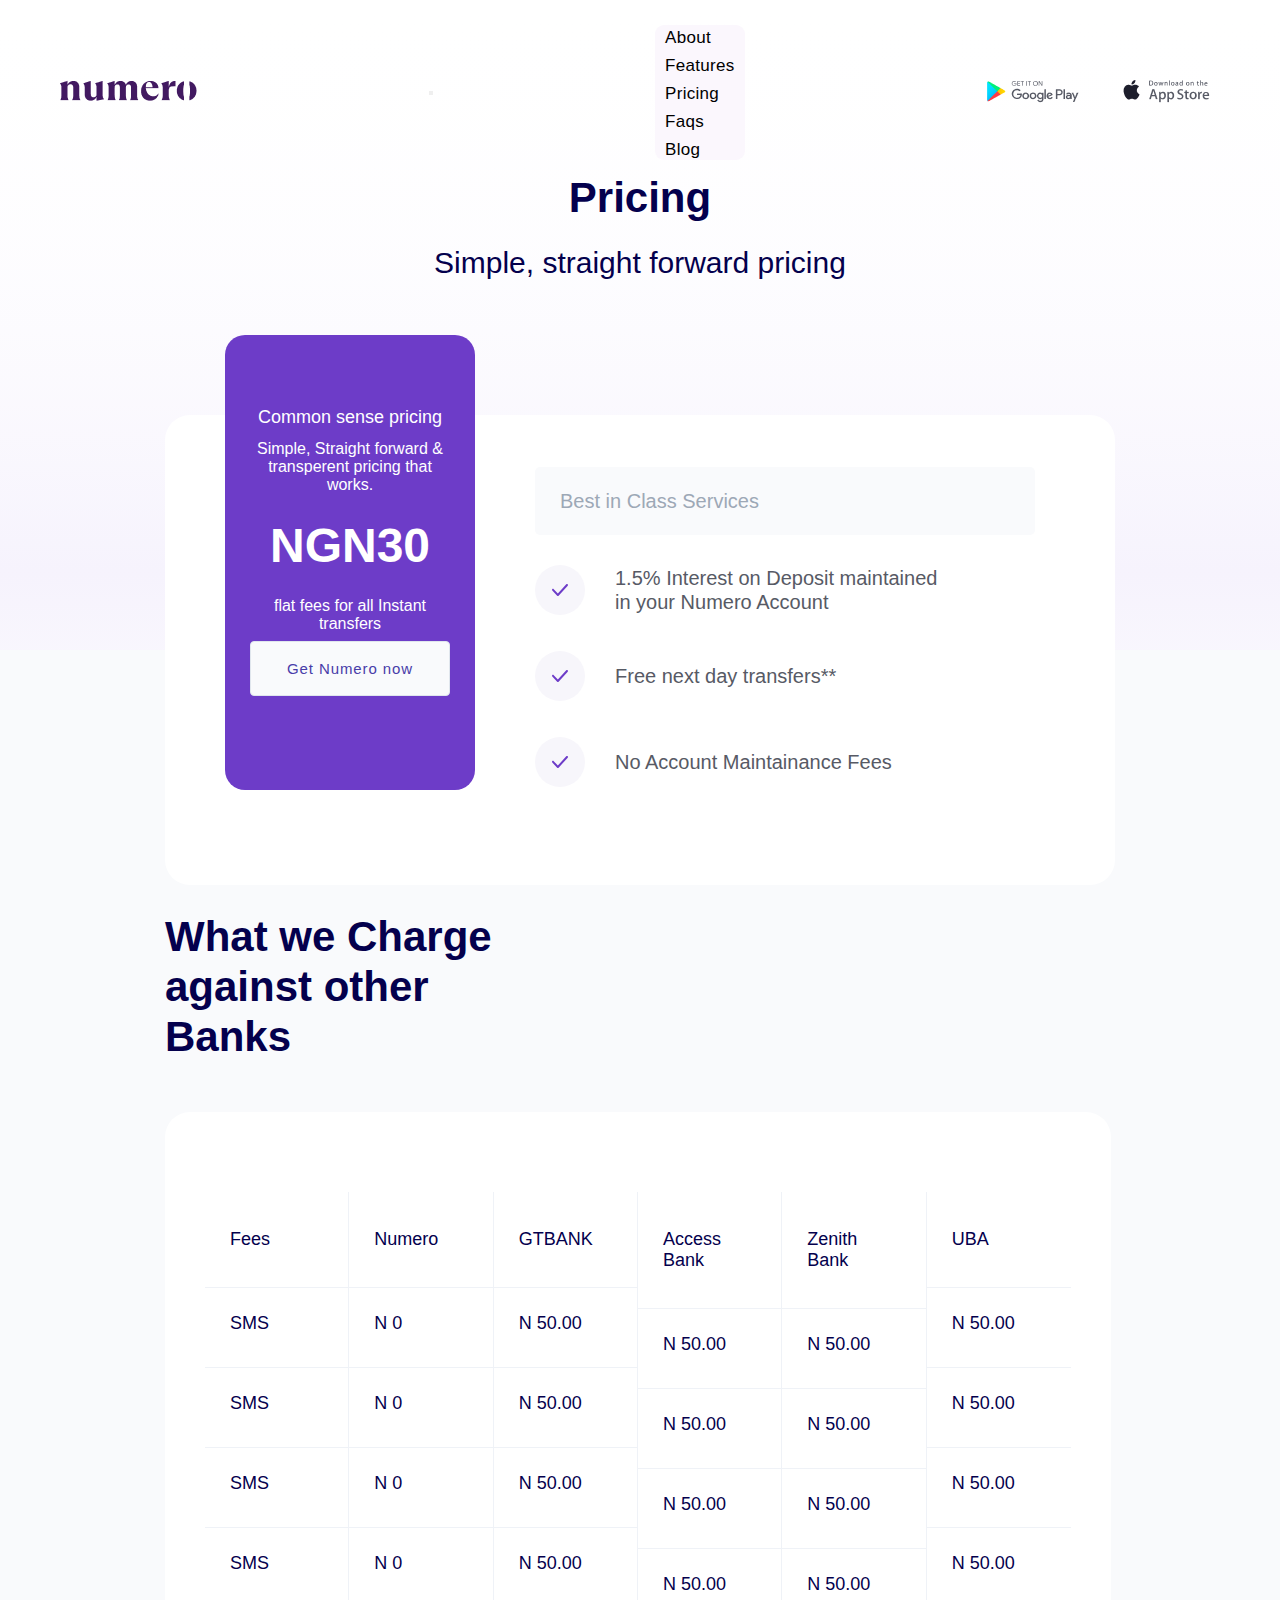
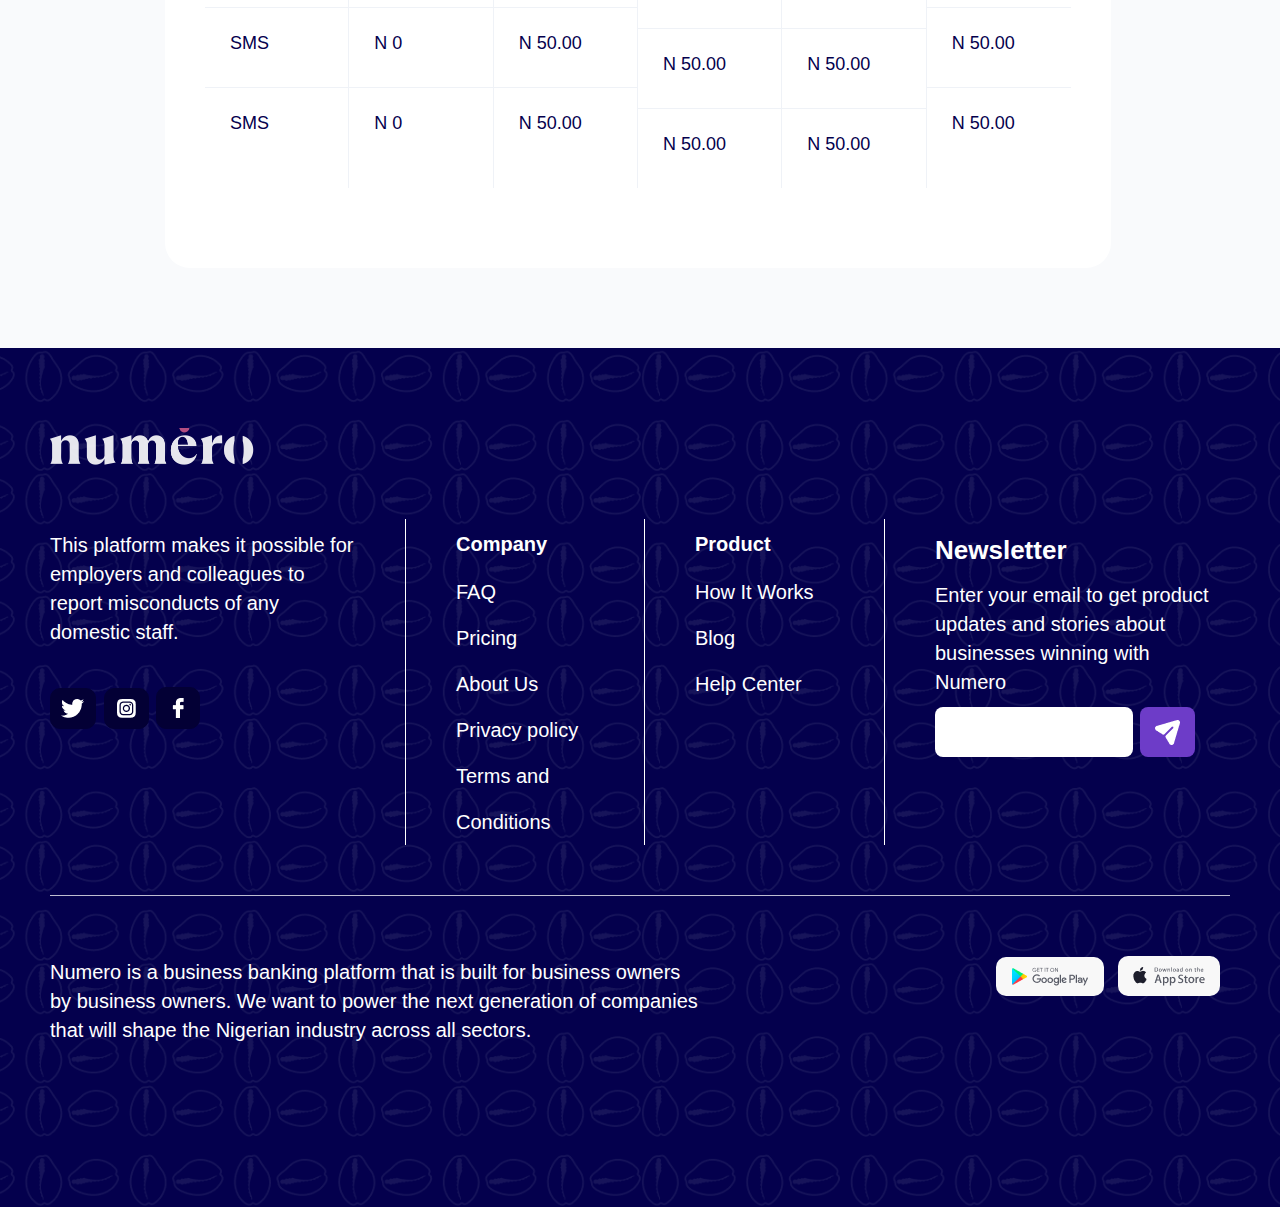
<file: pricing.html>
<!DOCTYPE html>
<html lang="en">

<head>
    <meta charset="UTF-8">
    <meta name="viewport" content="width=device-width, initial-scale=1.0">
    <title>Numero</title>
    <!-- FONTS CSS CDN -->
    <!-- TT COMMONS CDN -->
    <link href="http://fonts.cdnfonts.com/css/tt-commons" rel="stylesheet">
    <!-- TT COMMONS CDN -->

    <!-- GRAPHIK FONT CDN -->
    <link href="http://fonts.cdnfonts.com/css/graphik" rel="stylesheet">
    <!-- GRAPHIK FONT CDN -->
    <!-- FONTS CSS CDN -->
    <!-- BOOTSTRAP CSS -->
    <link href="https://cdn.jsdelivr.net/npm/bootstrap@5.0.1/dist/css/bootstrap.min.css" rel="stylesheet" integrity="sha384-+0n0xVW2eSR5OomGNYDnhzAbDsOXxcvSN1TPprVMTNDbiYZCxYbOOl7+AMvyTG2x" crossorigin="anonymous">
    <!-- BOOTSTRAP CSS -->

    <!-- EXTERNAL CSS -->
    <link rel="stylesheet" href="pricing.css">
    <!-- EXTERNAL CSS -->
</head>

<body>

    <!-- HEADER SECTION -->
    <header class="header" id="header">
        <nav class="navbar navbar-expand-lg navbar-dark">
            <div class="header-container">
                <a class="navbar-brand" href="index.html">
                    <img src="img/nav-logo.png" alt="" class="navbar-logo">
                </a>
                <button class="navbar-toggler collapsed" type="button" data-bs-toggle="collapse" data-bs-target="#main_nav" aria-controls="navbarNav" aria-expanded="false" aria-label="Toggle navigation">
                    <span class="icon-bar"></span>
                    <span class="icon-bar"></span>
                    <span class="icon-bar"></span>
                </button>
                <div class="collapse navbar-collapse" id="main_nav">
                    <ul class="navbar-nav">
                        <li class="nav-item"><a class="nav-link" href="about-us.html">About </a></li>

                        <li class="nav-item">
                            <a class="nav-link" href="features.html"> Features </a></li>

                        <li class=" nav-item "><a class="nav-link " href="pricing.html "> Pricing </a></li>

                        <li class="nav-item "><a class="nav-link " href="faq.html "> Faqs </a></li>

                        <li class="nav-item "><a class="nav-link " href="blog.html "> Blog </a></li>

                        <li class="nav-item nav-item-app ">
                            <a class="nav-link " href="blog.html "> <img src="img/gp.png " alt=" " class="navbar-download "> </a>
                        </li>

                        <li class="nav-item nav-item-app ">
                            <a class="nav-link " href="blog.html "> <img src="img/as.png " alt=" " class="navbar-download "> </a>
                        </li>

                    </ul>
                </div>
                <div class="navbar-app-wrapper2 ">
                    <a class="navbar-app " href="index.html ">
                        <img src="img/gp.png " alt=" " class="navbar-logo ">
                    </a>
                    <a class="navbar-app " href="index.html ">
                        <img src="img/as.png " alt=" " class="navbar-logo ">
                    </a>
                </div>
            </div>

        </nav>
    </header>
    <!-- HEADER SECTION -->

    <!-- HERO SECTION -->
    <section class="hero" id="hero">
        <div class="section-container">
            <div class="hero-text">
                <h1>Pricing</h1>
                <p>Simple, straight forward pricing</p>
            </div>
        </div>
    </section>
    <!-- HERO SECTION -->

    <!-- DETAIL SECTION  -->
    <section class="detail">
        <div class="section-container">
            <div class="detail-wrapper">
                <!-- 1 -->
                <div class="detail-1">
                    <h4>Common sense pricing</h4>
                    <p>Simple, Straight forward & transperent pricing that works.
                    </p>
                    <h1>NGN30</h1>
                    <p>flat fees for all Instant transfers</p>
                    <button class="detail-btn">Get Numero now</button>
                </div>
                <!-- 1 -->

                <!-- 2 -->
                <div class="detail-2">
                    <h4>Best in Class Services</h4>
                    <div class="detail-content"><img src="img/check.svg" alt=""> <span>1.5% Interest on Deposit maintained in 
                    your Numero Account</span> </div>

                    <div class="detail-content"><img src="img/check.svg" alt=""> <span>Free next day transfers**</span> </div>

                    <div class="detail-content"><img src="img/check.svg" alt=""> <span>No Account Maintainance Fees</span> </div>
                </div>
                <!-- 2 -->
            </div>
        </div>
    </section>
    <!-- DETAIL SECTION  -->

    <!-- CHARGES SECTION -->
    <section class="charges" id="charges">
        <div class="section-container">
            <div class="charges-wrapper">
                <h4>What we Charge against other Banks</h4>

                <div class="charges-other">
                    <div class="charges-content">

                        <!-- 1 -->
                        <div class="charges-detail charges-detail-1">
                            <h4>Fees</h4>
                            <p>SMS</p>
                            <p>SMS</p>
                            <p>SMS</p>
                            <p>SMS</p>
                            <p>SMS</p>
                            <p>SMS</p>
                        </div>
                        <!-- 1 -->

                        <!-- 2 -->
                        <div class="charges-detail charges-detail-2">
                            <h4>Numero</h4>
                            <p>N 0</p>
                            <p>N 0</p>
                            <p>N 0</p>
                            <p>N 0</p>
                            <p>N 0</p>
                            <p>N 0</p>
                        </div>
                        <!-- 2 -->

                        <!-- 3 -->
                        <div class="charges-detail charges-detail-3">
                            <h4>GTBANK</h4>
                            <p>N 50.00</p>
                            <p>N 50.00</p>
                            <p>N 50.00</p>
                            <p>N 50.00</p>
                            <p>N 50.00</p>
                            <p>N 50.00</p>
                        </div>
                        <!-- 3 -->

                        <!-- 4 -->
                        <div class="charges-detail charges-detail-4">
                            <h4>Access Bank</h4>
                            <p>N 50.00</p>
                            <p>N 50.00</p>
                            <p>N 50.00</p>
                            <p>N 50.00</p>
                            <p>N 50.00</p>
                            <p>N 50.00</p>
                        </div>
                        <!-- 4 -->

                        <!-- 5 -->
                        <div class="charges-detail charges-detail-5">
                            <h4>Zenith Bank</h4>
                            <p>N 50.00</p>
                            <p>N 50.00</p>
                            <p>N 50.00</p>
                            <p>N 50.00</p>
                            <p>N 50.00</p>
                            <p>N 50.00</p>
                        </div>
                        <!-- 5 -->

                        <!-- 6 -->
                        <div class="charges-detail charges-detail-6">
                            <h4>UBA</h4>
                            <p>N 50.00</p>
                            <p>N 50.00</p>
                            <p>N 50.00</p>
                            <p>N 50.00</p>
                            <p>N 50.00</p>
                            <p>N 50.00</p>
                        </div>
                        <!-- 6 -->

                    </div>
                </div>
            </div>
        </div>
    </section>
    <!-- CHARGES SECTION -->

    <!-- FOOTER SECTION -->
    <footer class="footer " id="footer ">
        <div class="section-container ">
            <a href=" "><img src="img/footer-logo.png " alt=" " class="footer-img "></a>
            <div class="footer-wrapper ">
                <!-- 1 -->
                <div class="footer-content footer-content-1 ">
                    <h4>This platform makes it possible for employers and colleagues to report misconducts of any domestic staff.
                    </h4>
                    <div class="footer-social-icon ">
                        <a href=" "> <img src="img/tweet.png " alt=" "></a>
                        <a href=" "><img src="img/ig.png " alt=" "></a>
                        <a href=" "><img src="img/facebook.png " alt=" "></a>
                    </div>
                </div>
                <!-- 1 -->

                <!-- 2 -->
                <div class="footer-content footer-content-2 ">
                    <h4>Company</h4>
                    <li><a href=" ">
                            FAQ
                        </a></li>
                    <li><a href="pricing.html">
                            Pricing
                        </a></li>
                    <li><a href="about-us.html ">
                            About Us
                        </a></li>
                    <li> <a href="privacy.html">
                            Privacy policy
                        </a></li>
                    <li> <a href="t-c.html">
                            Terms and Conditions
                        </a></li>
                </div>
                <!-- 2 -->

                <!-- 3 -->
                <div class="footer-content footer-content-3 ">
                    <h4>Product</h4>
                    <li> <a href="register.html">
                            How It Works
                        </a></li>
                    <li><a href="blog.html ">
                            Blog
                        </a></li>
                    <li> <a href="help-center.html">
                            Help Center
                        </a></li>
                </div>
                <!-- 3 -->

                <!-- 4 -->
                <div class="footer-content footer-content-4 ">
                    <h3>Newsletter</h3>
                    <li>Enter your email to get product updates and stories about businesses winning with Numero </li>
                    <div class="footer-form-wrapper ">
                        <div class="footer-form ">
                            <input type="email " name=" " id=" " placeholder=" ">
                        </div>
                        <div class="footer-button ">
                            <img src="img/send.png " alt=" ">
                        </div>
                    </div>
                </div>
                <!-- 4 -->
            </div>
            <div class="footer-others ">
                <h4>Numero is a business banking platform that is built for business owners by business owners. We want to power the next generation of companies that will shape the Nigerian industry across all sectors.</h4>
                <div class="footer-others-img ">
                    <a href=" "><img src="img/footer-gp.png " class="footer-download " alt=" "></a>
                    <a href=" "><img src="img/footer-ap.png " class="footer-download " alt=" "></a>
                </div>
            </div>
        </div>
    </footer>
    <!-- FOOTER SECTION -->

    <!-- BOOTSTRAP JS -->
    <script src="https://cdn.jsdelivr.net/npm/bootstrap@5.0.1/dist/js/bootstrap.bundle.min.js " integrity="sha384-gtEjrD/SeCtmISkJkNUaaKMoLD0//ElJ19smozuHV6z3Iehds+3Ulb9Bn9Plx0x4 " crossorigin="anonymous "></script>
    <!-- BOOTSTRAP JS -->
</body>

</html>
</file>
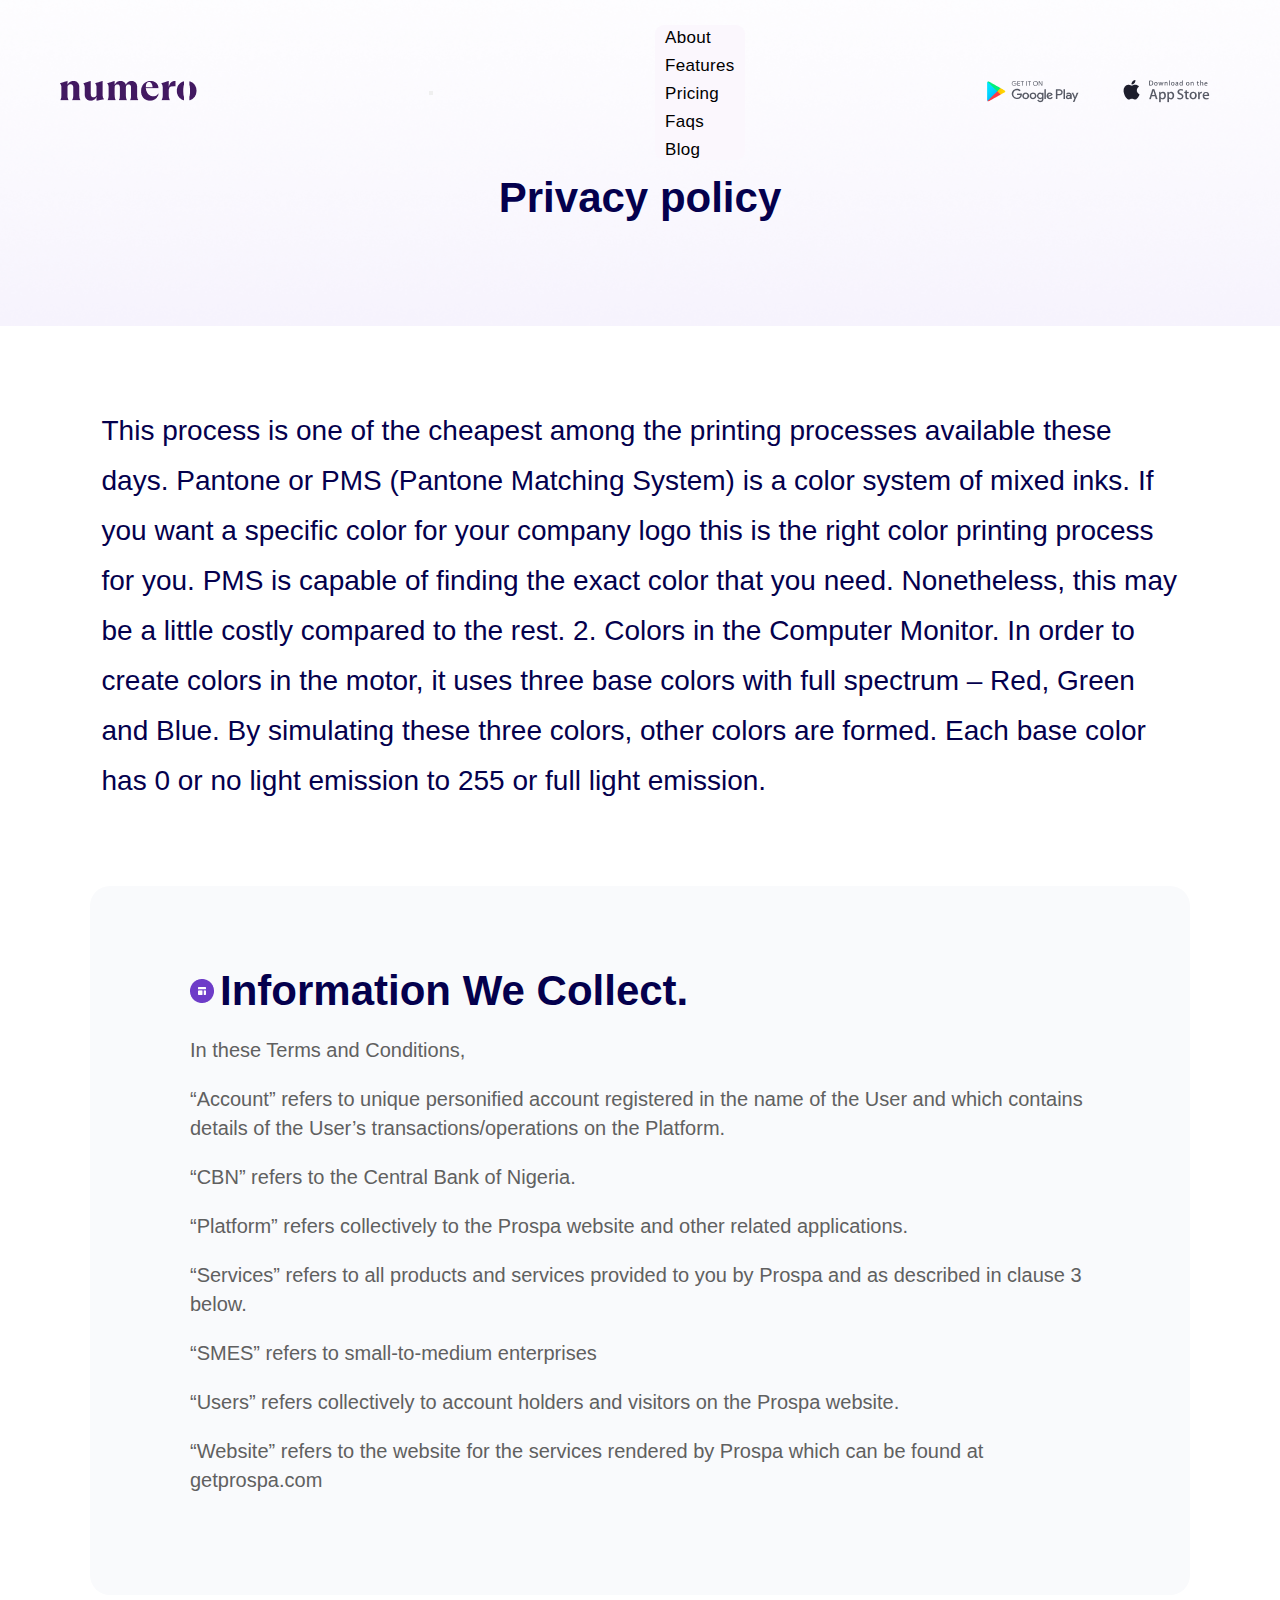
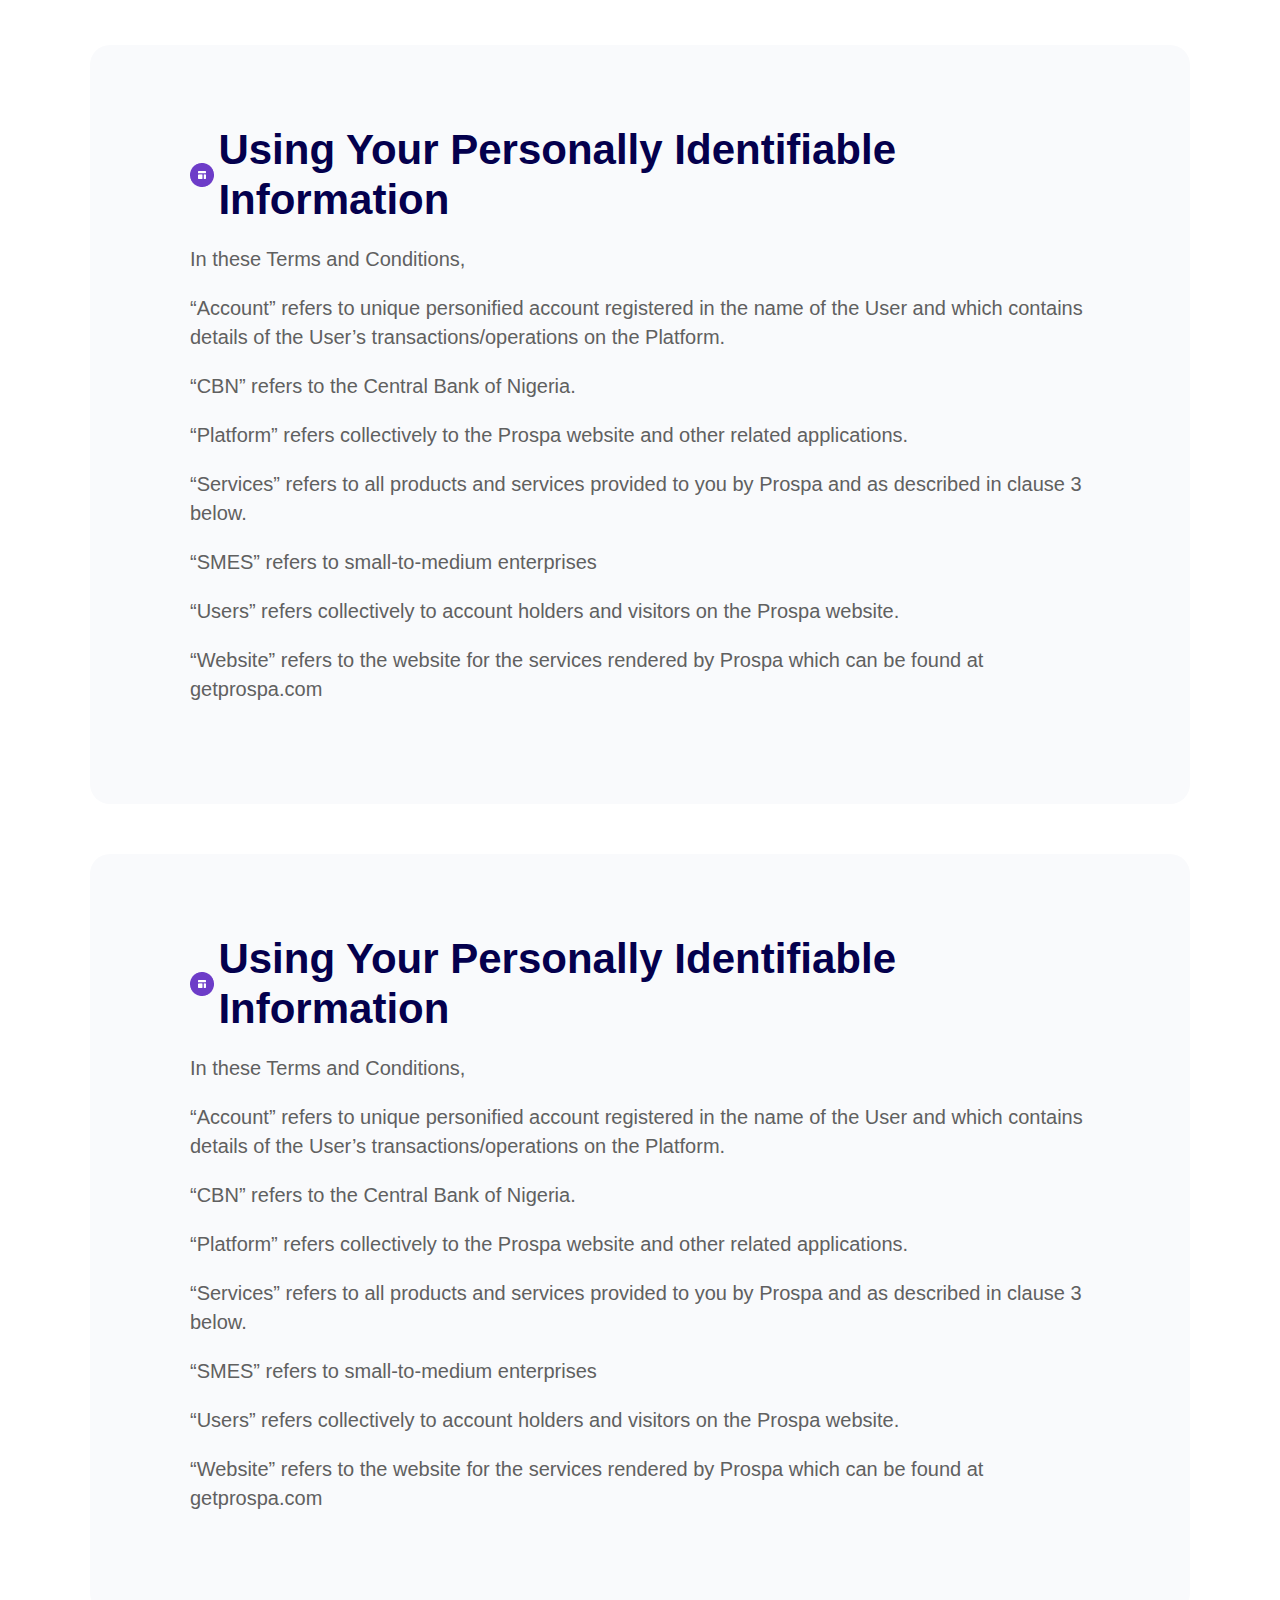
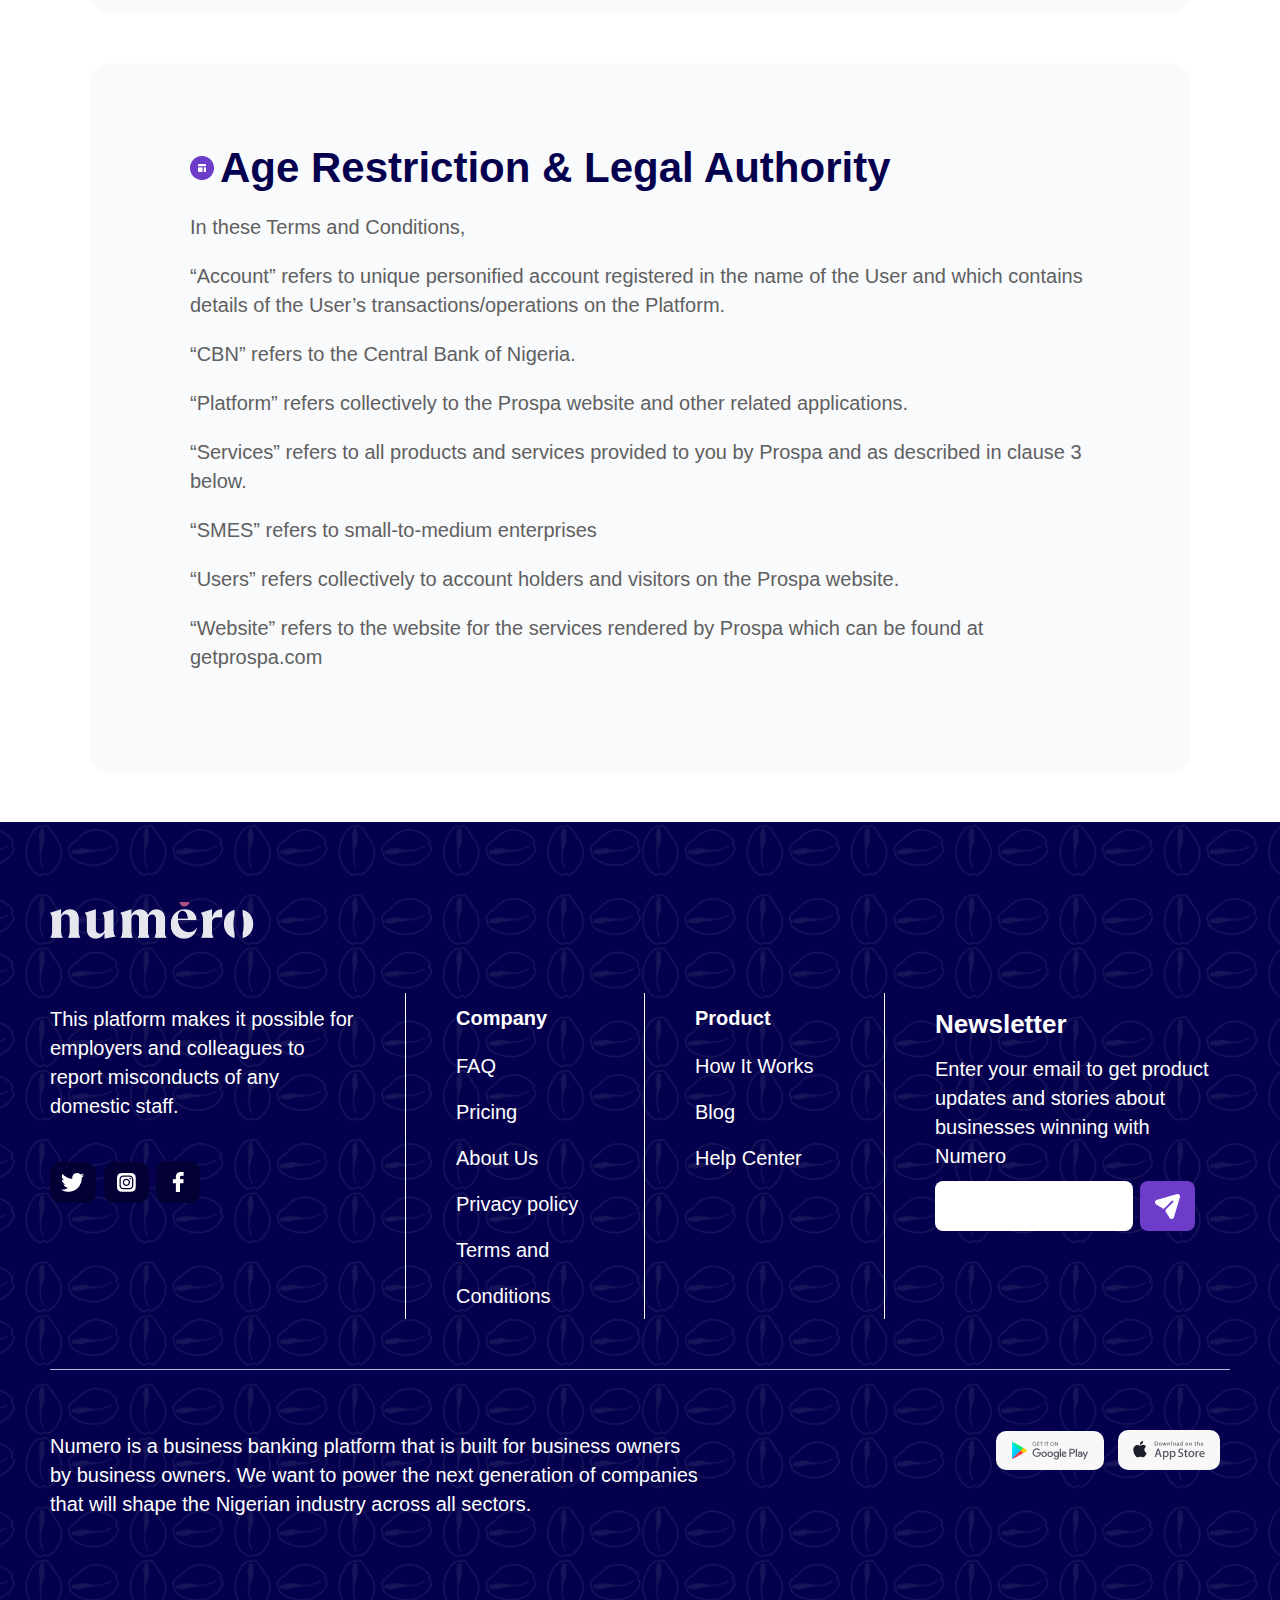
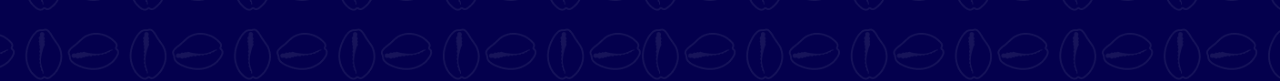
<file: privacy.html>
<!DOCTYPE html>
<html lang="en">

<head>
    <meta charset="UTF-8">
    <meta name="viewport" content="width=device-width, initial-scale=1.0">
    <title>Numero</title>
    <!-- FONTS CSS CDN -->
    <!-- TT COMMONS CDN -->
    <link href="http://fonts.cdnfonts.com/css/tt-commons" rel="stylesheet">
    <!-- TT COMMONS CDN -->
    <!-- FONTS CSS CDN -->
    <!-- BOOTSTRAP CSS -->
    <link href="https://cdn.jsdelivr.net/npm/bootstrap@5.0.1/dist/css/bootstrap.min.css" rel="stylesheet" integrity="sha384-+0n0xVW2eSR5OomGNYDnhzAbDsOXxcvSN1TPprVMTNDbiYZCxYbOOl7+AMvyTG2x" crossorigin="anonymous">
    <!-- BOOTSTRAP CSS -->

    <!-- EXTERNAL CSS -->
    <link rel="stylesheet" href="privacy.css">
    <!-- EXTERNAL CSS -->
</head>

<body>

    <!-- HEADER SECTION -->
    <header class="header" id="header">
        <nav class="navbar navbar-expand-lg navbar-dark">
            <div class="header-container">
                <a class="navbar-brand" href="index.html">
                    <img src="img/nav-logo.png" alt="" class="navbar-logo">
                </a>
                <button class="navbar-toggler collapsed" type="button" data-bs-toggle="collapse" data-bs-target="#main_nav" aria-controls="navbarNav" aria-expanded="false" aria-label="Toggle navigation">
                    <span class="icon-bar"></span>
                    <span class="icon-bar"></span>
                    <span class="icon-bar"></span>
                </button>
                <div class="collapse navbar-collapse" id="main_nav">
                    <ul class="navbar-nav">
                        <li class="nav-item"><a class="nav-link" href="about-us.html">About </a></li>

                        <li class="nav-item">
                            <a class="nav-link" href="features.html"> Features </a></li>

                        <li class=" nav-item "><a class="nav-link " href="pricing.html "> Pricing </a></li>

                        <li class="nav-item "><a class="nav-link " href="faq.html "> Faqs </a></li>

                        <li class="nav-item "><a class="nav-link " href="blog.html "> Blog </a></li>

                        <li class="nav-item nav-item-app ">
                            <a class="nav-link " href="blog.html "> <img src="img/gp.png " alt=" " class="navbar-download "> </a>
                        </li>

                        <li class="nav-item nav-item-app ">
                            <a class="nav-link " href="blog.html "> <img src="img/as.png " alt=" " class="navbar-download "> </a>
                        </li>

                    </ul>
                </div>
                <div class="navbar-app-wrapper2 ">
                    <a class="navbar-app " href="index.html ">
                        <img src="img/gp.png " alt=" " class="navbar-logo ">
                    </a>
                    <a class="navbar-app " href="index.html ">
                        <img src="img/as.png " alt=" " class="navbar-logo ">
                    </a>
                </div>
            </div>

        </nav>
    </header>
    <!-- HEADER SECTION -->

    <!-- HERO SECTION -->
    <section class="hero" id="hero">
        <div class="section-container">
            <div class="hero-text">
                <h1>Privacy policy</h1>
            </div>
        </div>
    </section>
    <!-- HERO SECTION -->

    <!-- T&C TEXT SECTION  -->
    <div class="section-container">
        <div class="tc-text">This process is one of the cheapest among the printing processes available these days. Pantone or PMS (Pantone Matching System) is a color system of mixed inks. If you want a specific color for your company logo this is the right color printing
            process for you. PMS is capable of finding the exact color that you need. Nonetheless, this may be a little costly compared to the rest. 2. Colors in the Computer Monitor. In order to create colors in the motor, it uses three base colors with
            full spectrum – Red, Green and Blue. By simulating these three colors, other colors are formed. Each base color has 0 or no light emission to 255 or full light emission.</div>
    </div>
    <!-- T&C TEXT SECTION  -->

    <!-- DETAILS SECTION -->
    <section class="detail" id="detail">
        <div class="section-container">
            <!-- 1 -->
            <div class="detail-content">
                <div class="detail-header"><span><img src="img/Group 1959.png" alt=""> </span>Information We Collect. </div>

                <ul class="detail-list">
                    <li>In these Terms and Conditions,</li>
                    <li>“Account” refers to unique personified account registered in the name of the User and which contains details of the User’s transactions/operations on the Platform.</li>
                    <li>“CBN” refers to the Central Bank of Nigeria.</li>
                    <li>“Platform” refers collectively to the Prospa website and other related applications.</li>
                    <li>“Services” refers to all products and services provided to you by Prospa and as described in clause 3 below.</li>
                    <li>“SMES” refers to small-to-medium enterprises</li>
                    <li>“Users” refers collectively to account holders and visitors on the Prospa website.</li>
                    <li>“Website” refers to the website for the services rendered by Prospa which can be found at getprospa.com</li>
                </ul>

            </div>
            <!-- 1 -->

            <!-- 2 -->
            <div class="detail-content">
                <div class="detail-header"><span><img src="img/Group 1959.png" alt=""> </span>Using Your Personally Identifiable Information </div>

                <ul class="detail-list">
                    <li>In these Terms and Conditions,</li>
                    <li>“Account” refers to unique personified account registered in the name of the User and which contains details of the User’s transactions/operations on the Platform.</li>
                    <li>“CBN” refers to the Central Bank of Nigeria.</li>
                    <li>“Platform” refers collectively to the Prospa website and other related applications.</li>
                    <li>“Services” refers to all products and services provided to you by Prospa and as described in clause 3 below.</li>
                    <li>“SMES” refers to small-to-medium enterprises</li>
                    <li>“Users” refers collectively to account holders and visitors on the Prospa website.</li>
                    <li>“Website” refers to the website for the services rendered by Prospa which can be found at getprospa.com</li>
                </ul>

            </div>
            <!-- 2 -->

            <!-- 3 -->
            <div class="detail-content">
                <div class="detail-header"><span><img src="img/Group 1959.png" alt=""> </span>Using Your Personally Identifiable Information </div>

                <ul class="detail-list">
                    <li>In these Terms and Conditions,</li>
                    <li>“Account” refers to unique personified account registered in the name of the User and which contains details of the User’s transactions/operations on the Platform.</li>
                    <li>“CBN” refers to the Central Bank of Nigeria.</li>
                    <li>“Platform” refers collectively to the Prospa website and other related applications.</li>
                    <li>“Services” refers to all products and services provided to you by Prospa and as described in clause 3 below.</li>
                    <li>“SMES” refers to small-to-medium enterprises</li>
                    <li>“Users” refers collectively to account holders and visitors on the Prospa website.</li>
                    <li>“Website” refers to the website for the services rendered by Prospa which can be found at getprospa.com</li>
                </ul>

            </div>
            <!-- 3 -->

            <!-- 4 -->
            <div class="detail-content">
                <div class="detail-header"><span><img src="img/Group 1959.png" alt=""> </span>Age Restriction & Legal Authority </div>

                <ul class="detail-list">
                    <li>In these Terms and Conditions,</li>
                    <li>“Account” refers to unique personified account registered in the name of the User and which contains details of the User’s transactions/operations on the Platform.</li>
                    <li>“CBN” refers to the Central Bank of Nigeria.</li>
                    <li>“Platform” refers collectively to the Prospa website and other related applications.</li>
                    <li>“Services” refers to all products and services provided to you by Prospa and as described in clause 3 below.</li>
                    <li>“SMES” refers to small-to-medium enterprises</li>
                    <li>“Users” refers collectively to account holders and visitors on the Prospa website.</li>
                    <li>“Website” refers to the website for the services rendered by Prospa which can be found at getprospa.com</li>
                </ul>

            </div>
            <!-- 4 -->
        </div>
    </section>
    <!-- DETAILS SECTION -->

    <!-- FOOTER SECTION -->
    <footer class="footer " id="footer ">
        <div class="section-container ">
            <a href=" "><img src="img/footer-logo.png " alt=" " class="footer-img "></a>
            <div class="footer-wrapper ">
                <!-- 1 -->
                <div class="footer-content footer-content-1 ">
                    <h4>This platform makes it possible for employers and colleagues to report misconducts of any domestic staff.
                    </h4>
                    <div class="footer-social-icon ">
                        <a href=" "> <img src="img/tweet.png " alt=" "></a>
                        <a href=" "><img src="img/ig.png " alt=" "></a>
                        <a href=" "><img src="img/facebook.png " alt=" "></a>
                    </div>
                </div>
                <!-- 1 -->

                <!-- 2 -->
                <div class="footer-content footer-content-2 ">
                    <h4>Company</h4>
                    <li><a href=" ">
                            FAQ
                        </a></li>
                    <li><a href="pricing.html">
                            Pricing
                        </a></li>
                    <li><a href="about-us.html ">
                            About Us
                        </a></li>
                    <li> <a href="privacy.html">
                            Privacy policy
                        </a></li>
                    <li> <a href="t-c.html">
                            Terms and Conditions
                        </a></li>
                </div>
                <!-- 2 -->

                <!-- 3 -->
                <div class="footer-content footer-content-3 ">
                    <h4>Product</h4>
                    <li> <a href="register.html">
                            How It Works
                        </a></li>
                    <li><a href="blog.html ">
                            Blog
                        </a></li>
                    <li> <a href="help-center.html ">
                            Help Center
                        </a></li>
                </div>
                <!-- 3 -->

                <!-- 4 -->
                <div class="footer-content footer-content-4 ">
                    <h3>Newsletter</h3>
                    <li>Enter your email to get product updates and stories about businesses winning with Numero </li>
                    <div class="footer-form-wrapper ">
                        <div class="footer-form ">
                            <input type="email " name=" " id=" " placeholder=" ">
                        </div>
                        <div class="footer-button ">
                            <img src="img/send.png " alt=" ">
                        </div>
                    </div>
                </div>
                <!-- 4 -->
            </div>
            <div class="footer-others ">
                <h4>Numero is a business banking platform that is built for business owners by business owners. We want to power the next generation of companies that will shape the Nigerian industry across all sectors.</h4>
                <div class="footer-others-img ">
                    <a href=" "><img src="img/footer-gp.png " class="footer-download " alt=" "></a>
                    <a href=" "><img src="img/footer-ap.png " class="footer-download " alt=" "></a>
                </div>
            </div>
        </div>
    </footer>
    <!-- FOOTER SECTION -->

    <!-- BOOTSTRAP JS -->
    <script src="https://cdn.jsdelivr.net/npm/bootstrap@5.0.1/dist/js/bootstrap.bundle.min.js " integrity="sha384-gtEjrD/SeCtmISkJkNUaaKMoLD0//ElJ19smozuHV6z3Iehds+3Ulb9Bn9Plx0x4 " crossorigin="anonymous "></script>
    <!-- BOOTSTRAP JS -->
</body>

</html>
</file>
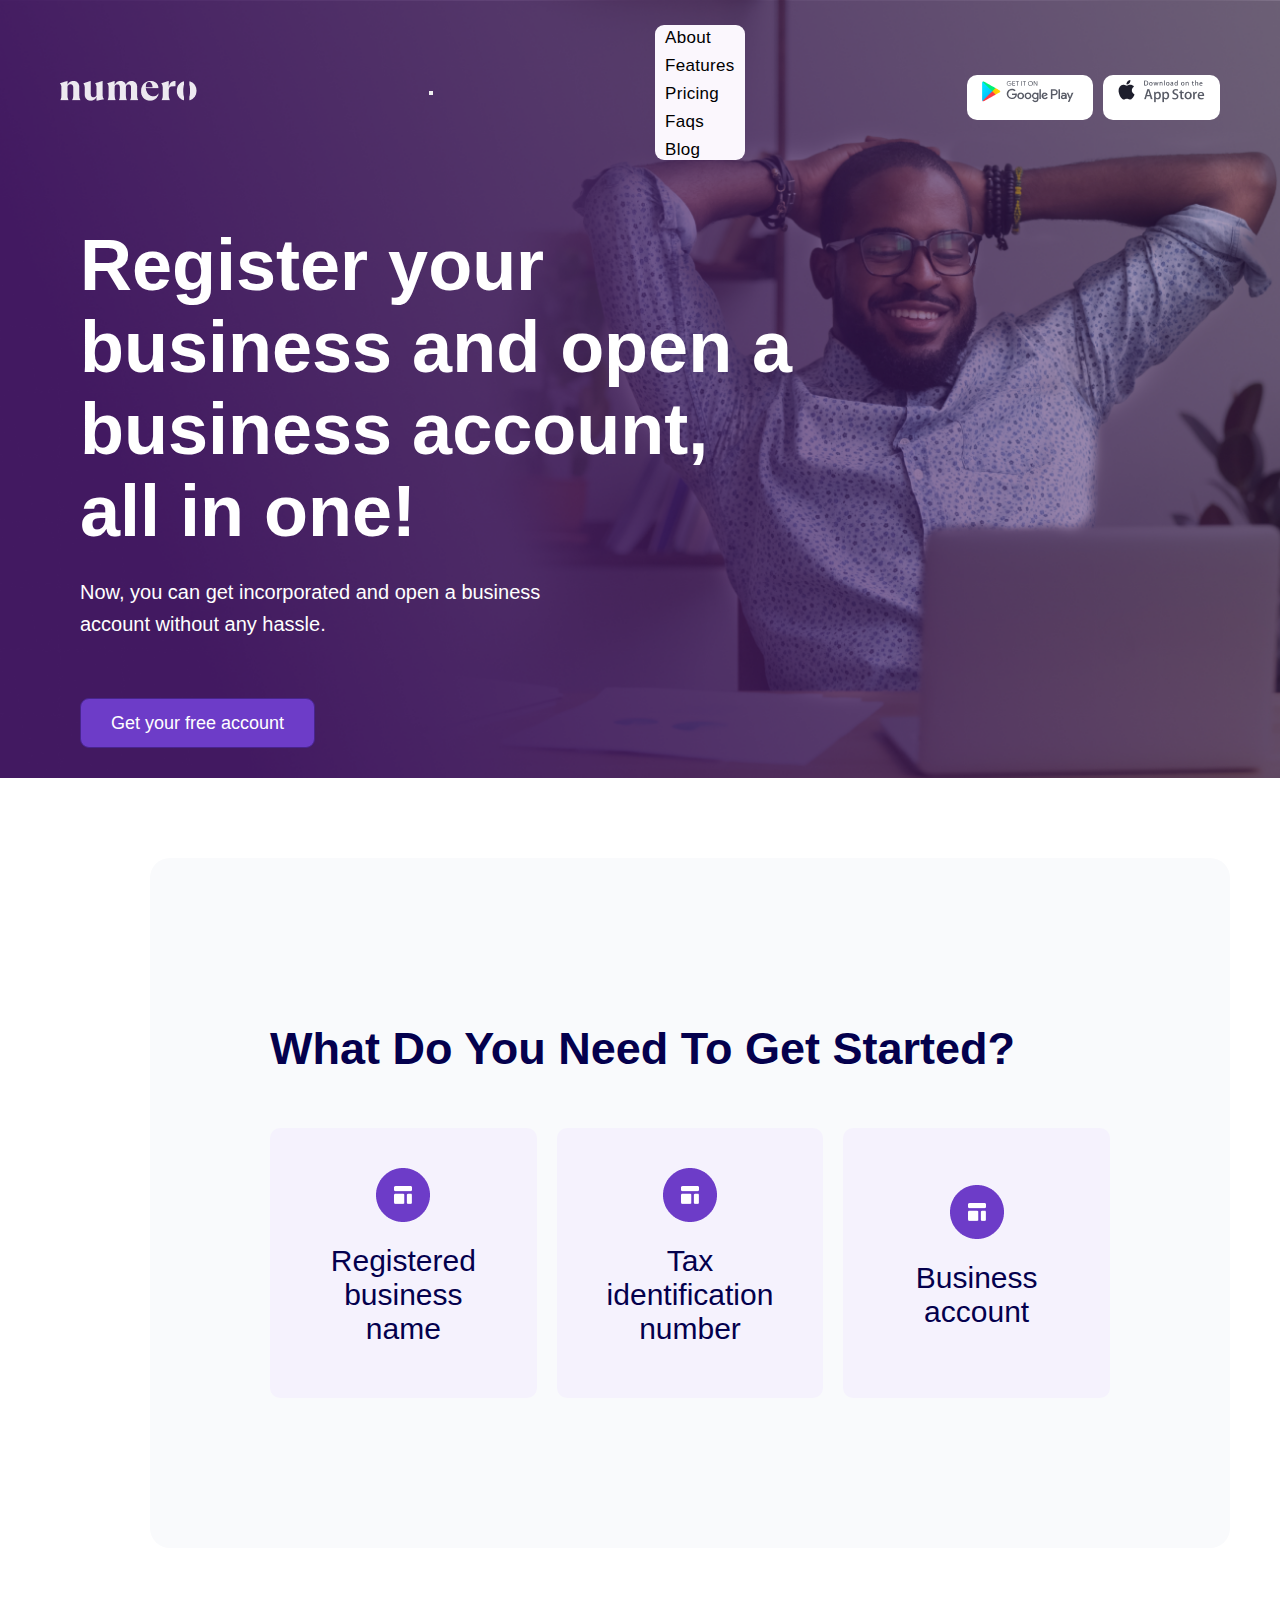
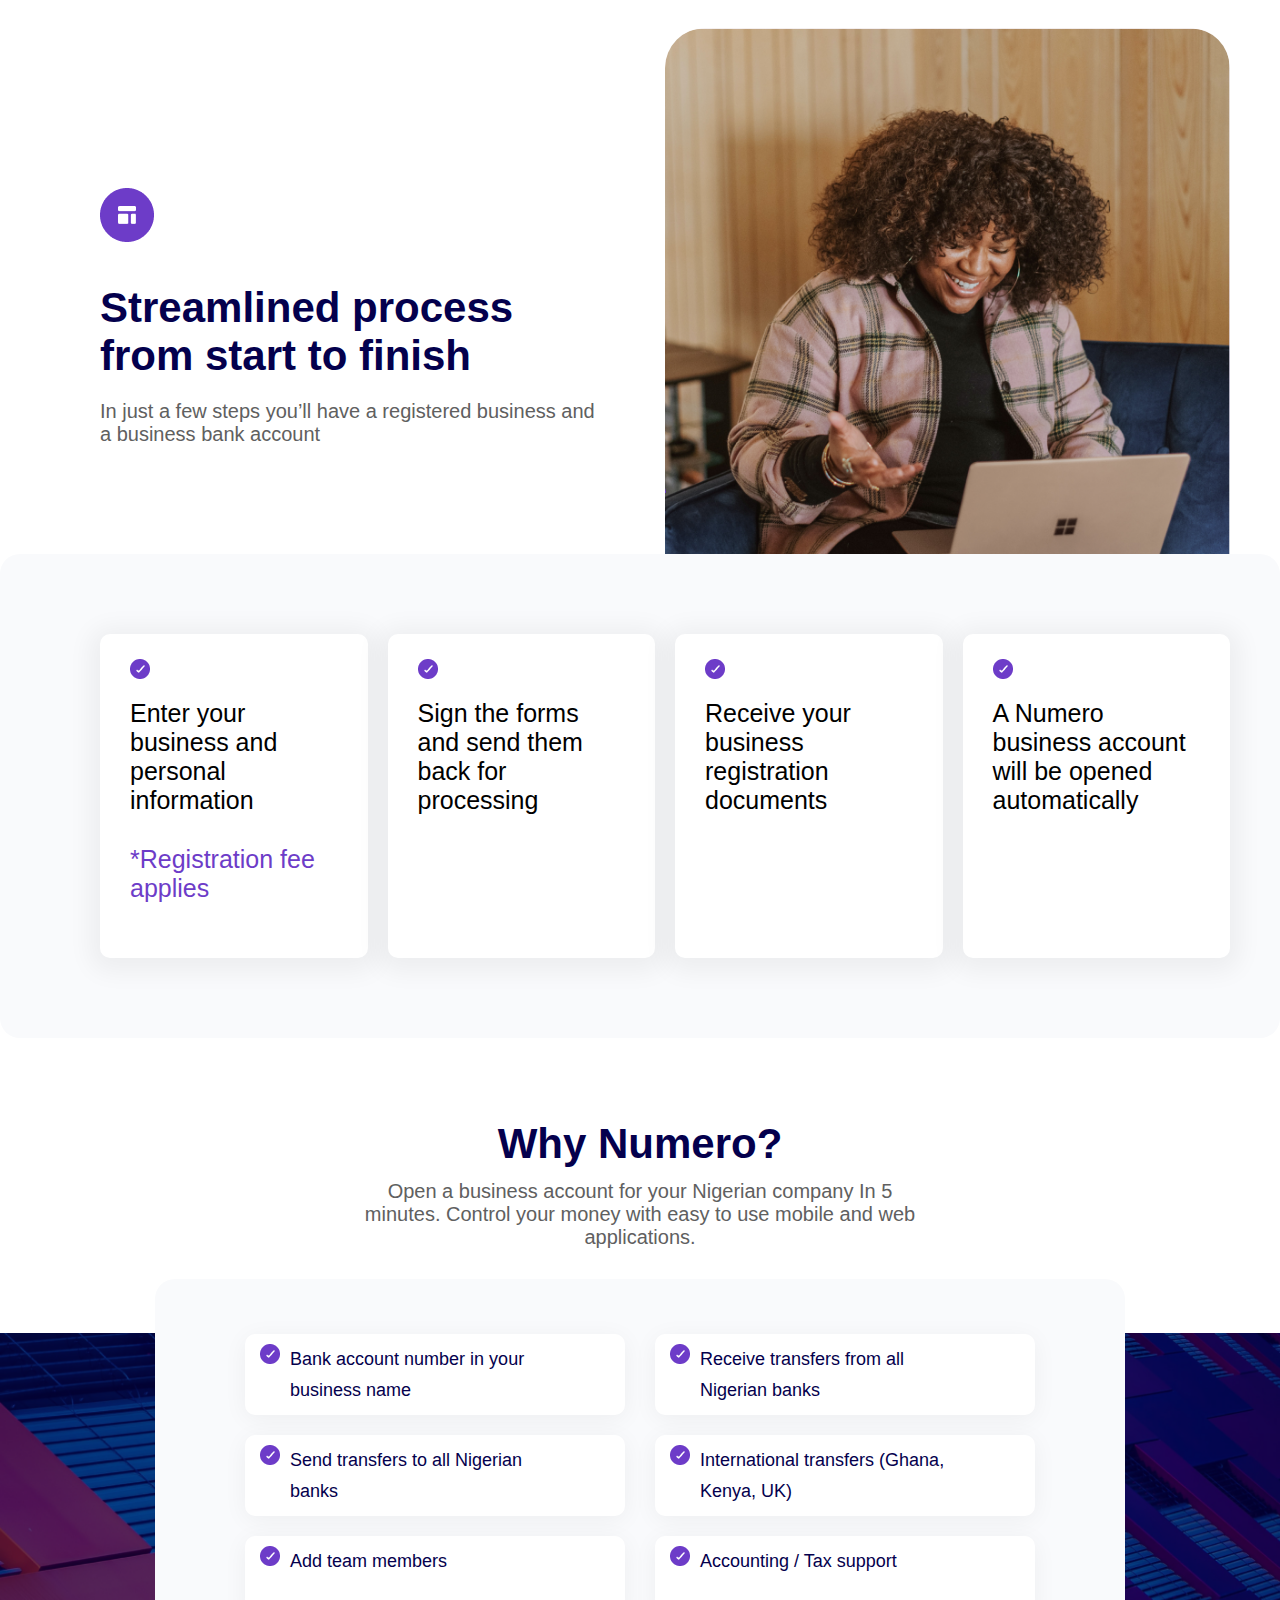
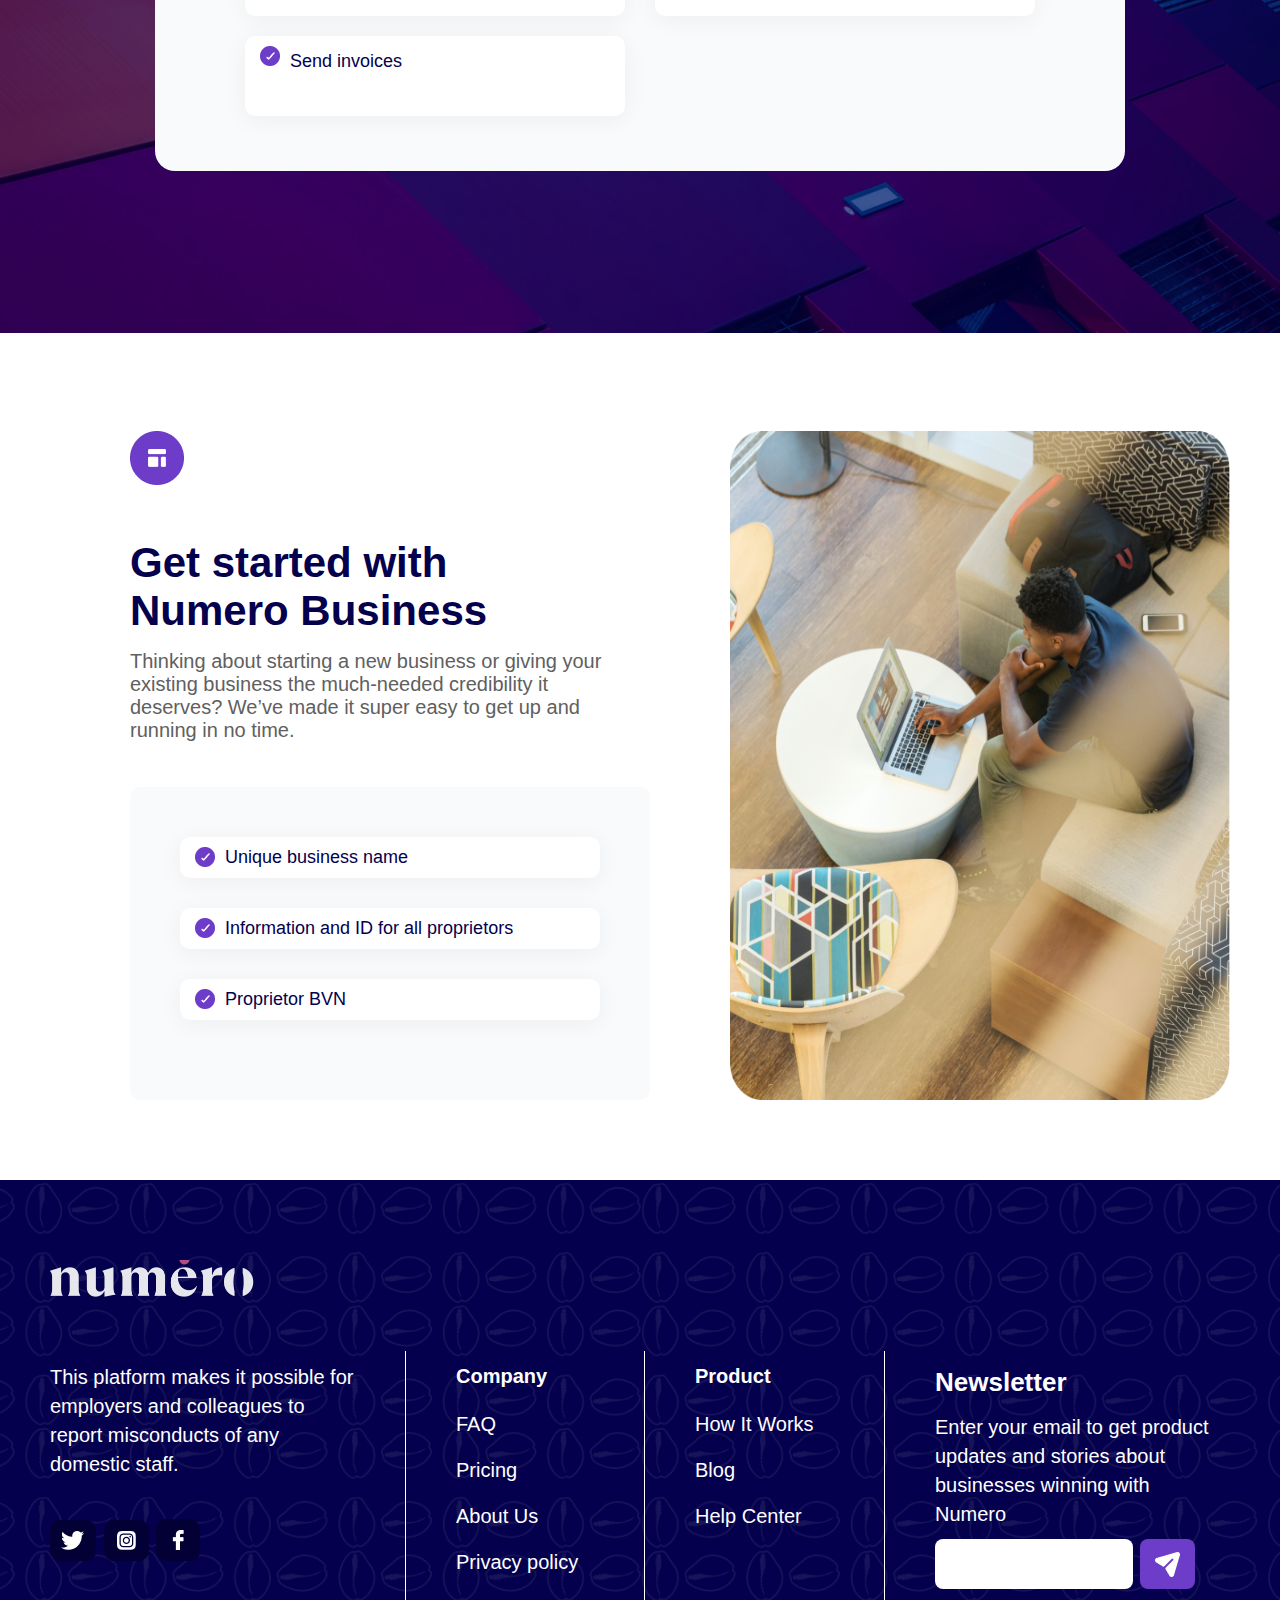
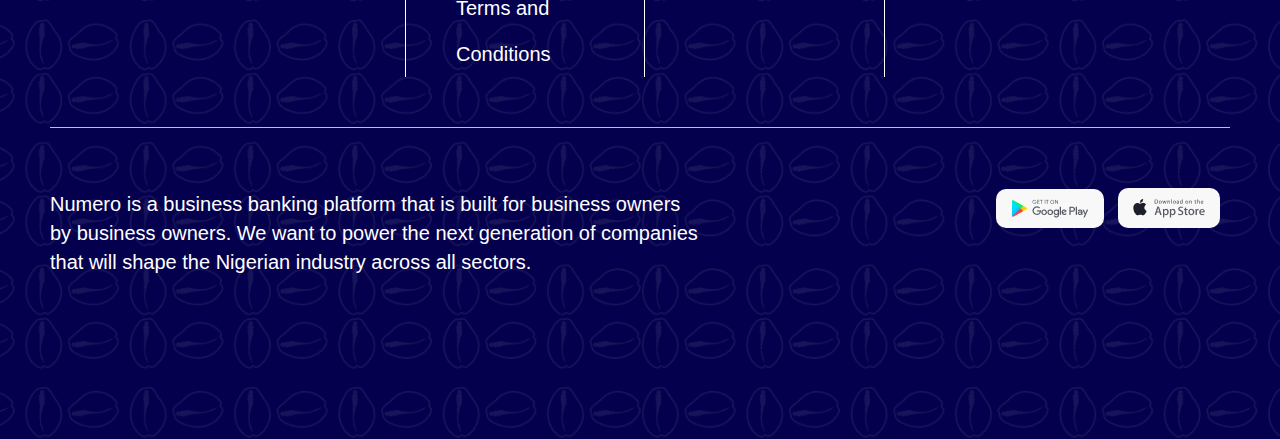
<file: register.html>
<!DOCTYPE html>
<html lang="en">

<head>
    <meta charset="UTF-8">
    <meta name="viewport" content="width=device-width, initial-scale=1.0">
    <title>Numero</title>
    <!-- FONTS CSS CDN -->
    <!-- TT COMMONS CDN -->
    <link href="http://fonts.cdnfonts.com/css/tt-commons" rel="stylesheet">
    <!-- TT COMMONS CDN -->
    <!-- FONTS CSS CDN -->
    <!-- BOOTSTRAP CSS -->
    <link href="https://cdn.jsdelivr.net/npm/bootstrap@5.0.1/dist/css/bootstrap.min.css" rel="stylesheet" integrity="sha384-+0n0xVW2eSR5OomGNYDnhzAbDsOXxcvSN1TPprVMTNDbiYZCxYbOOl7+AMvyTG2x" crossorigin="anonymous">
    <!-- BOOTSTRAP CSS -->

    <!-- EXTERNAL CSS -->
    <link rel="stylesheet" href="register.css">
    <!-- EXTERNAL CSS -->
</head>

<body>

    <!-- HEADER SECTION -->
    <header class="header" id="header">
        <nav class="navbar navbar-expand-lg navbar-dark">
            <div class="header-container">
                <a class="navbar-brand" href="index.html">
                    <img src="img/navbar-logo-1.png" alt="" class="navbar-logo">
                </a>
                <button class="navbar-toggler collapsed" type="button" data-bs-toggle="collapse" data-bs-target="#main_nav" aria-controls="navbarNav" aria-expanded="false" aria-label="Toggle navigation">
                    <span class="icon-bar"></span>
                    <span class="icon-bar"></span>
                    <span class="icon-bar"></span>
                </button>
                <div class="collapse navbar-collapse" id="main_nav">
                    <ul class="navbar-nav">
                        <li class="nav-item"><a class="nav-link" href="about-us.html">About </a></li>

                        <li class="nav-item">
                            <a class="nav-link" href="features.html"> Features </a></li>

                        <li class=" nav-item "><a class="nav-link " href="pricing.html "> Pricing </a></li>

                        <li class="nav-item "><a class="nav-link " href="faq.html "> Faqs </a></li>

                        <li class="nav-item "><a class="nav-link " href="blog.html "> Blog </a></li>

                        <li class="nav-item nav-item-app ">
                            <a class="nav-link " href="blog.html "> <img src="img/gp.png " alt=" " class="navbar-download "> </a>
                        </li>

                        <li class="nav-item nav-item-app ">
                            <a class="nav-link " href="blog.html "> <img src="img/as.png " alt=" " class="navbar-download "> </a>
                        </li>

                    </ul>
                </div>
                <div class="navbar-app-wrapper2 ">
                    <a class="navbar-app " href="index.html ">
                        <img src="img/gp.png " alt=" " class="navbar-logo ">
                    </a>
                    <a class="navbar-app " href="index.html ">
                        <img src="img/as.png " alt=" " class="navbar-logo ">
                    </a>
                </div>
            </div>

        </nav>
    </header>
    <!-- HEADER SECTION -->

    <!-- HERO SECTION -->
    <section class="hero" id="hero">
        <div class="section-container">
            <div class="hero-text">
                <h1>Register your business and open a business account, all in one!</h1>
                <p>Now, you can get incorporated and open a business account without any hassle.</p>
                <button class="hero-btn">Get your free account</button>
            </div>
        </div>
    </section>
    <!-- HERO SECTION -->

    <!-- GET STARTED SECTION -->
    <section class="get" id="get">
        <div class="section-container">
            <div class="get-wrapper">
                <h4>What Do You Need To Get Started?</h4>
                <!-- 1 -->
                <div class="get-content">
                    <div class="get-detail">
                        <img src="img/register.png" alt="">
                        <h4>Registered business name
                        </h4>
                    </div>

                    <!-- 1 -->

                    <!-- 2 -->
                    <div class="get-detail">
                        <img src="img/register.png" alt="">
                        <h4>Tax identification number
                        </h4>
                    </div>
                    <!-- 2 -->

                    <!-- 3 -->
                    <div class="get-detail">
                        <img src="img/register.png" alt="">
                        <h4>Business account
                        </h4>
                    </div>
                    <!-- 3 -->
                </div>
            </div>
        </div>
    </section>
    <!-- GET STARTED SECTION  -->

    <!-- PROCESS SECTION -->
    <section class="process" id="process">
        <!-- 1 -->
        <div class="section-container">

            <div class="process-wrapper">
                <!-- 1 -->
                <div class="process-content">

                    <div class="process-text">
                        <img src="img/register.png" alt="">
                        <h4>Streamlined process from start to finish</h4>
                        <p>In just a few steps you’ll have a registered business and a business bank account</p>
                    </div>
                    <img src="img/surface-8HPLpr3hebU-unsplash 1.png" alt="">
                </div>
                <!-- 1 -->
            </div>

        </div>
        <!-- 1 -->

        <!-- 2 -->
        <div class="process-other">
            <div class="section-container">
                <div class="process-wrapper-2">
                    <!-- 1 -->
                    <div class="process-content-2">

                        <div class="process-text-2">
                            <img src="img/register-mark.png" alt="">
                            <p>Enter your business and personal information</p>
                            <p>*Registration fee applies</p>
                        </div>
                    </div>
                    <!-- 1 -->

                    <!-- 2 -->
                    <div class="process-content-2">

                        <div class="process-text-2">
                            <img src="img/register-mark.png" alt="">
                            <p>Sign the forms and send them back for processing
                            </p>
                        </div>
                    </div>
                    <!-- 2 -->

                    <!-- 3 -->
                    <div class="process-content-2">

                        <div class="process-text-2">
                            <img src="img/register-mark.png" alt="">
                            <p>Receive your business registration documents
                            </p>
                        </div>
                    </div>
                    <!-- 3 -->

                    <!-- 4 -->
                    <div class="process-content-2">

                        <div class="process-text-2">
                            <img src="img/register-mark.png" alt="">
                            <p>A Numero business account will be opened automatically</p>
                        </div>
                    </div>
                    <!-- 4 -->
                </div>
            </div>
        </div>
    </section>
    <!-- PROCESS SECTION -->

    <!-- WHY SECTION -->
    <section class="why" id="why">
        <div class="section-container">
            <div class="why-wrapper">
                <div class="why-header">
                    <h4>Why Numero?</h4>
                    <p>Open a business account for your Nigerian company In 5 minutes. Control your money with easy to use mobile and web applications.</p>
                </div>

                <div class="why-content">
                    <!-- 1 -->
                    <div class="why-other-content">
                        <img src="img/register-mark.png" alt=""><span>Bank account number in your
                        business name
            </span>
                    </div>
                    <!-- 1 -->

                    <!-- 2 -->
                    <div class="why-other-content">
                        <img src="img/register-mark.png" alt=""><span>Receive transfers from all
                        Nigerian banks
            </span>
                    </div>
                    <!-- 2 -->

                    <!-- 3 -->
                    <div class="why-other-content">
                        <img src="img/register-mark.png" alt=""><span>Send transfers to all Nigerian
                        banks
            </span>
                    </div>
                    <!-- 3 -->

                    <!-- 4 -->
                    <div class="why-other-content">
                        <img src="img/register-mark.png" alt=""><span>International transfers (Ghana,
                        Kenya, UK)
            </span>
                    </div>
                    <!-- 4 -->

                    <!-- 5 -->
                    <div class="why-other-content">
                        <img src="img/register-mark.png" alt=""><span>Add team members
            </span>
                    </div>
                    <!-- 5 -->

                    <!-- 6 -->
                    <div class="why-other-content">
                        <img src="img/register-mark.png" alt=""><span>Accounting / Tax support
            </span>
                    </div>
                    <!-- 6 -->

                    <!-- 7 -->
                    <div class="why-other-content">
                        <img src="img/register-mark.png" alt=""><span>Send invoices
        </span>
                    </div>
                    <!-- 7 -->
                </div>
            </div>
        </div>

        <img src="img/Rectangle Copy 89 (2).png" alt="">
    </section>

    <!-- WHY SECTION -->

    <!-- COMPANY SECTION -->
    <section class="company" id="company">
        <div class="section-container">
            <div class="company-wrapper">
                <!-- 1 -->
                <div class="company-content">
                    <div class="company-text">
                        <img src="img/register.png" alt="">
                        <h4>Get started with Numero Business</h4>
                        <p>Thinking about starting a new business or giving your existing business the much-needed credibility it deserves? We’ve made it super easy to get up and running in no time.

                        </p>
                    </div>
                    <div class="company-other">
                        <div class="company-other-content">
                            <img src="img/register-mark.png" alt=""><span>Unique business name
                        </span>
                        </div>

                        <div class="company-other-content">
                            <img src="img/register-mark.png" alt=""><span>Information and ID for all proprietors</span>
                        </div>

                        <div class="company-other-content">
                            <img src="img/register-mark.png" alt=""><span>Proprietor BVN
                        </span>
                        </div>
                    </div>
                </div>
                <!-- 1 -->

                <!-- 2 -->
                <img src="img/Rectangle 829 (2).png" alt="">
                <!-- 2 -->

            </div>
        </div>
    </section>
    <!-- COMPANY SECTION -->

    <!-- FOOTER SECTION -->
    <footer class="footer " id="footer ">
        <div class="section-container ">
            <a href=" "><img src="img/footer-logo.png " alt=" " class="footer-img "></a>
            <div class="footer-wrapper ">
                <!-- 1 -->
                <div class="footer-content footer-content-1 ">
                    <h4>This platform makes it possible for employers and colleagues to report misconducts of any domestic staff.
                    </h4>
                    <div class="footer-social-icon ">
                        <a href=" "> <img src="img/tweet.png " alt=" "></a>
                        <a href=" "><img src="img/ig.png " alt=" "></a>
                        <a href=" "><img src="img/facebook.png " alt=" "></a>
                    </div>
                </div>
                <!-- 1 -->

                <!-- 2 -->
                <div class="footer-content footer-content-2 ">
                    <h4>Company</h4>
                    <li><a href=" ">
                                FAQ
                            </a></li>
                    <li><a href="pricing.html">
                                Pricing
                            </a></li>
                    <li><a href="about-us.html ">
                                About Us
                            </a></li>
                    <li> <a href="privacy.html">
                                Privacy policy
                            </a></li>
                    <li> <a href="t-c.html">
                                Terms and Conditions
                            </a></li>
                </div>
                <!-- 2 -->

                <!-- 3 -->
                <div class="footer-content footer-content-3 ">
                    <h4>Product</h4>
                    <li> <a href="register.html">
                                How It Works
                            </a></li>
                    <li><a href="blog.html ">
                                Blog
                            </a></li>
                    <li> <a href="help-center.html ">
                                Help Center
                            </a></li>
                </div>
                <!-- 3 -->

                <!-- 4 -->
                <div class="footer-content footer-content-4 ">
                    <h3>Newsletter</h3>
                    <li>Enter your email to get product updates and stories about businesses winning with Numero </li>
                    <div class="footer-form-wrapper ">
                        <div class="footer-form ">
                            <input type="email " name=" " id=" " placeholder=" ">
                        </div>
                        <div class="footer-button ">
                            <img src="img/send.png " alt=" ">
                        </div>
                    </div>
                </div>
                <!-- 4 -->
            </div>
            <div class="footer-others ">
                <h4>Numero is a business banking platform that is built for business owners by business owners. We want to power the next generation of companies that will shape the Nigerian industry across all sectors.</h4>
                <div class="footer-others-img ">
                    <a href=" "><img src="img/footer-gp.png " class="footer-download " alt=" "></a>
                    <a href=" "><img src="img/footer-ap.png " class="footer-download " alt=" "></a>
                </div>
            </div>
        </div>
    </footer>
    <!-- FOOTER SECTION -->

    <!-- BOOTSTRAP JS -->
    <script src="https://cdn.jsdelivr.net/npm/bootstrap@5.0.1/dist/js/bootstrap.bundle.min.js " integrity="sha384-gtEjrD/SeCtmISkJkNUaaKMoLD0//ElJ19smozuHV6z3Iehds+3Ulb9Bn9Plx0x4 " crossorigin="anonymous "></script>
    <!-- BOOTSTRAP JS -->
</body>

</html>
</file>
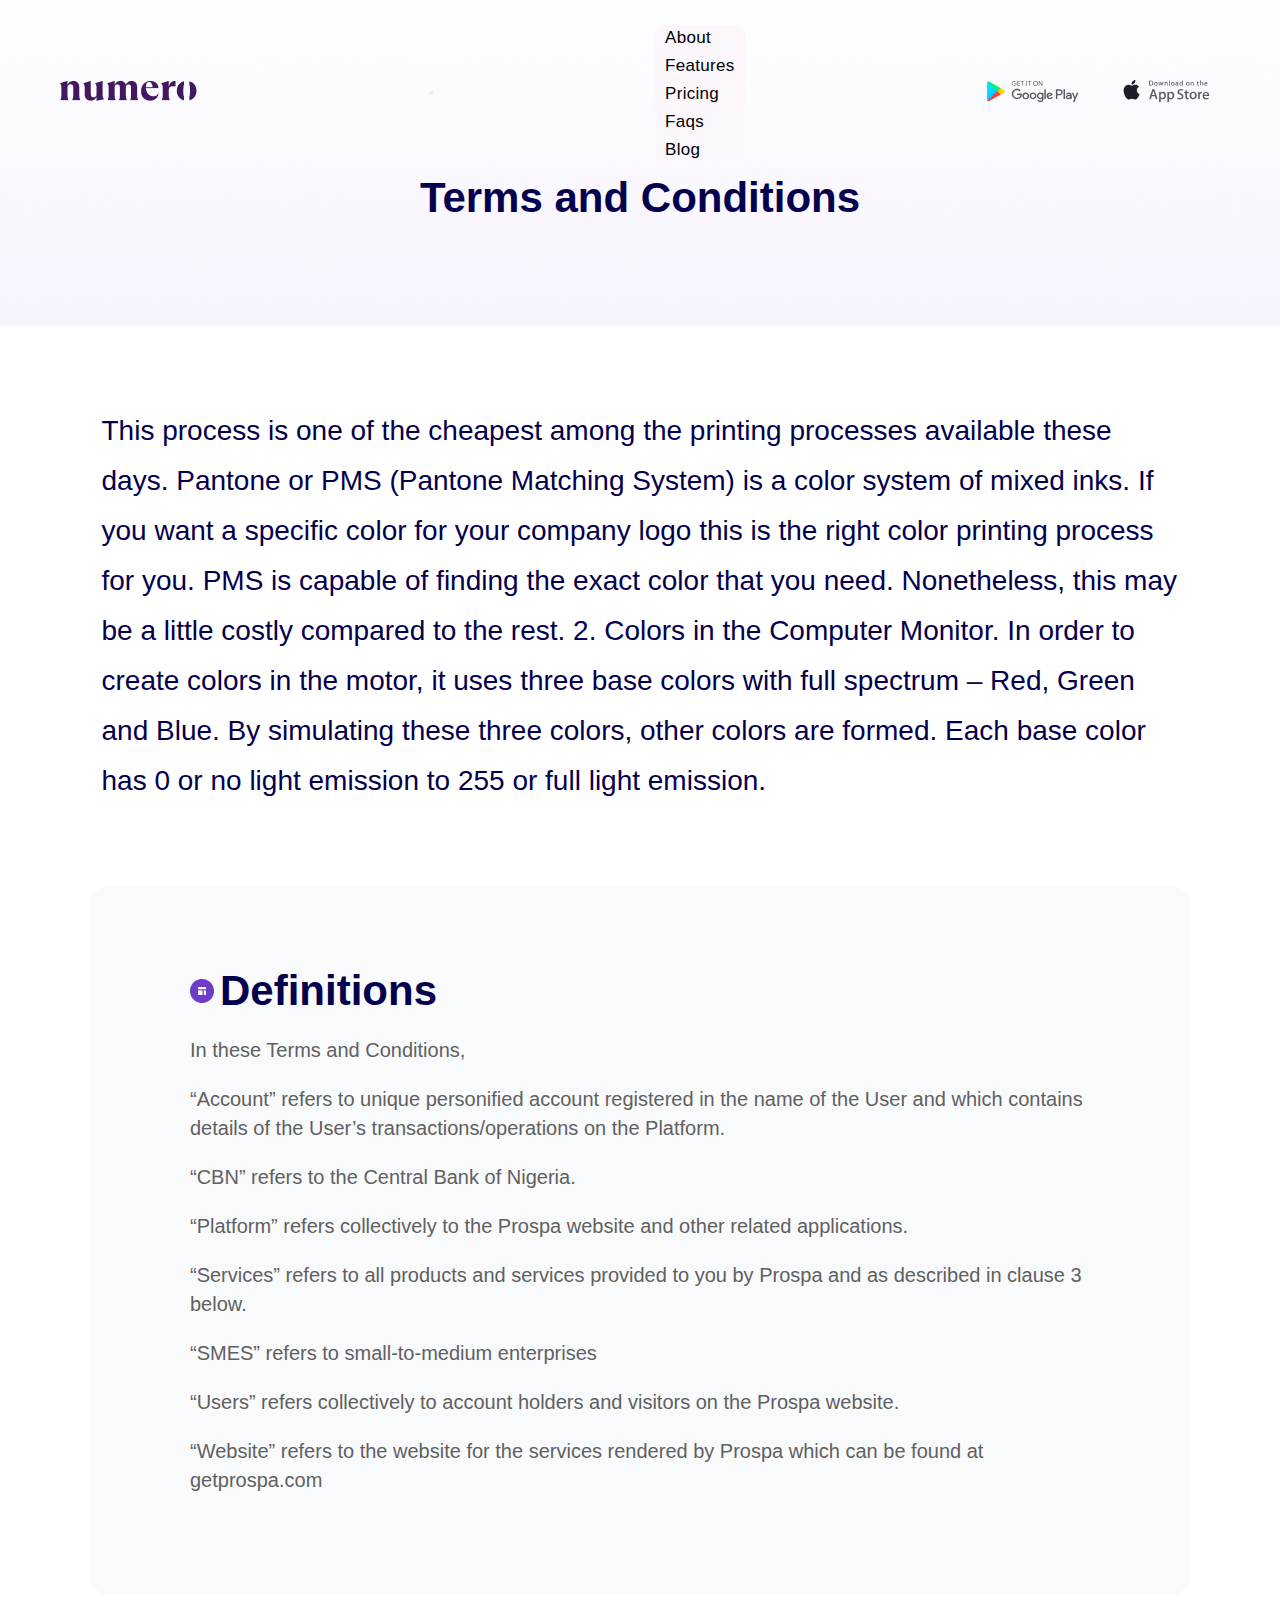
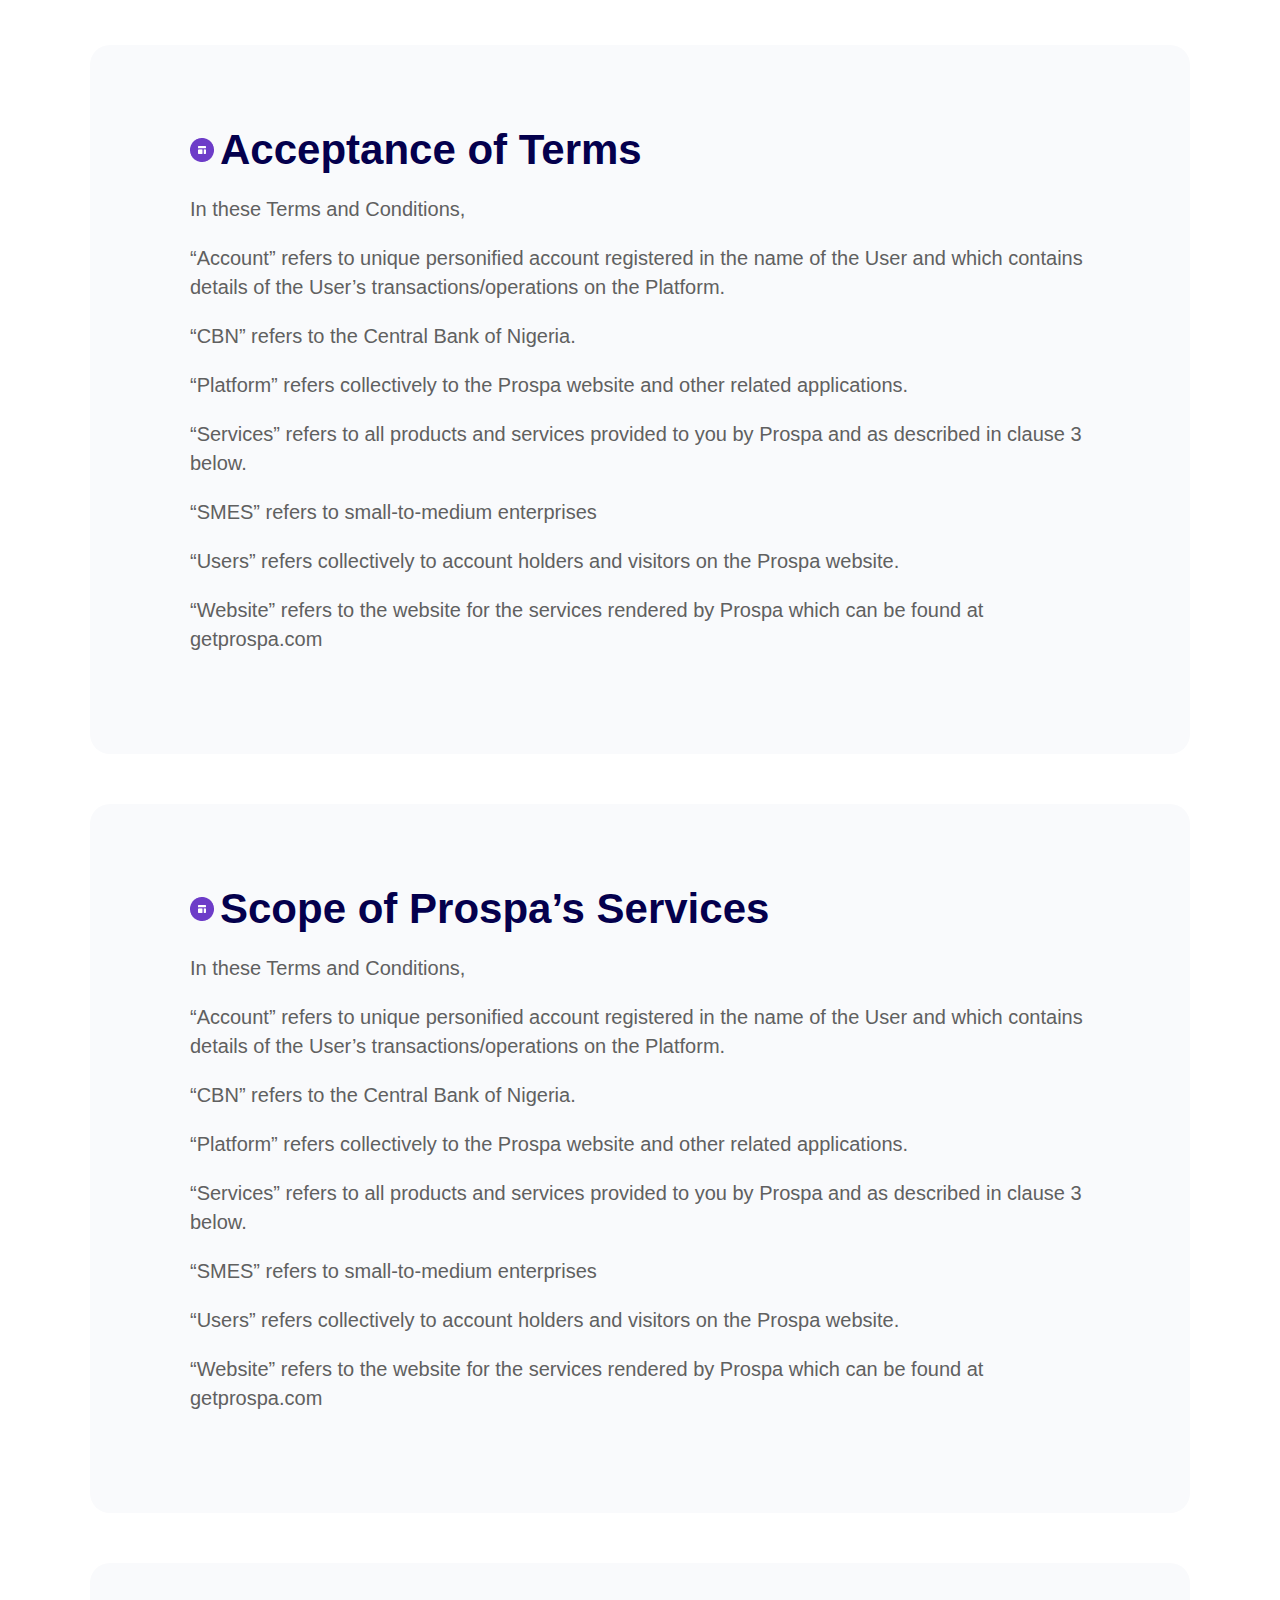
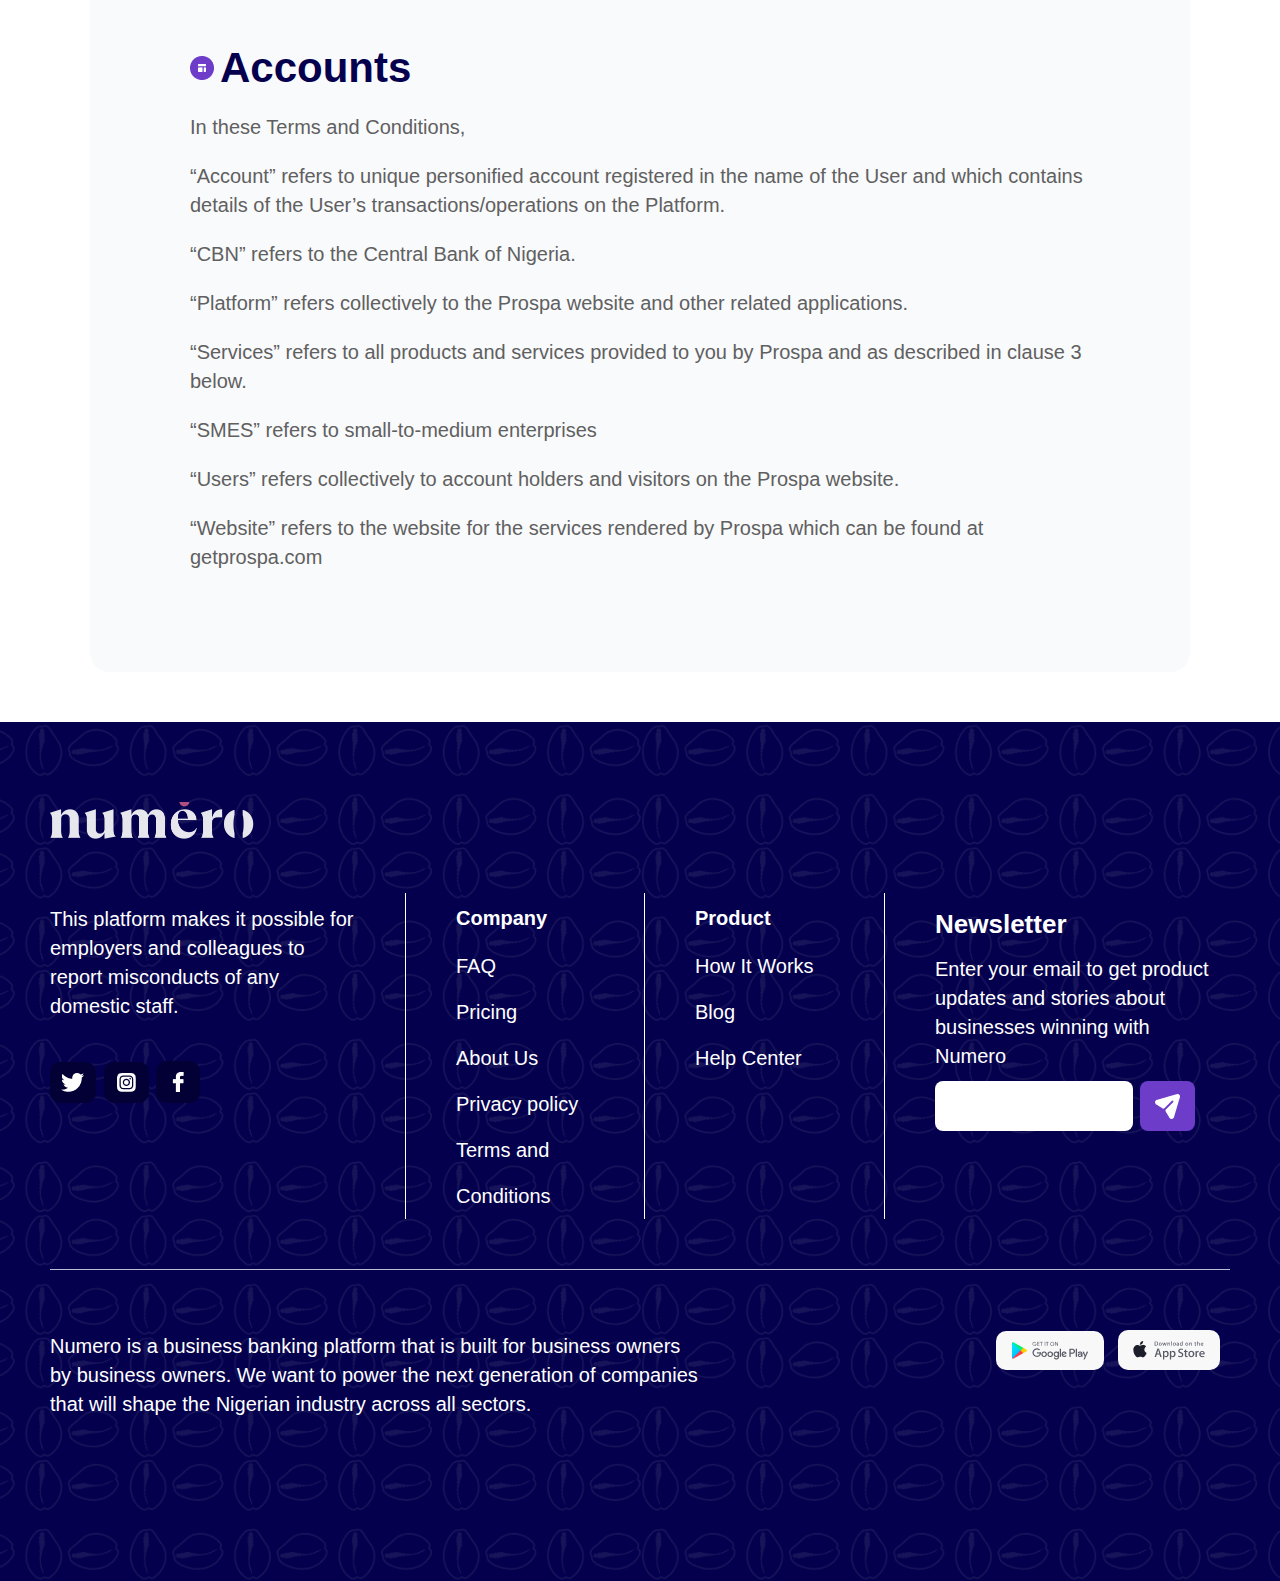
<file: t-c.html>
<!DOCTYPE html>
<html lang="en">

<head>
    <meta charset="UTF-8">
    <meta name="viewport" content="width=device-width, initial-scale=1.0">
    <title>Numero</title>
    <!-- FONTS CSS CDN -->
    <!-- TT COMMONS CDN -->
    <link href="http://fonts.cdnfonts.com/css/tt-commons" rel="stylesheet">
    <!-- TT COMMONS CDN -->
    <!-- FONTS CSS CDN -->
    <!-- BOOTSTRAP CSS -->
    <link href="https://cdn.jsdelivr.net/npm/bootstrap@5.0.1/dist/css/bootstrap.min.css" rel="stylesheet" integrity="sha384-+0n0xVW2eSR5OomGNYDnhzAbDsOXxcvSN1TPprVMTNDbiYZCxYbOOl7+AMvyTG2x" crossorigin="anonymous">
    <!-- BOOTSTRAP CSS -->

    <!-- EXTERNAL CSS -->
    <link rel="stylesheet" href="t-c.css">
    <!-- EXTERNAL CSS -->
</head>

<body>

    <!-- HEADER SECTION -->
    <header class="header" id="header">
        <nav class="navbar navbar-expand-lg navbar-dark">
            <div class="header-container">
                <a class="navbar-brand" href="index.html">
                    <img src="img/nav-logo.png" alt="" class="navbar-logo">
                </a>
                <button class="navbar-toggler collapsed" type="button" data-bs-toggle="collapse" data-bs-target="#main_nav" aria-controls="navbarNav" aria-expanded="false" aria-label="Toggle navigation">
                    <span class="icon-bar"></span>
                    <span class="icon-bar"></span>
                    <span class="icon-bar"></span>
                </button>
                <div class="collapse navbar-collapse" id="main_nav">
                    <ul class="navbar-nav">
                        <li class="nav-item"><a class="nav-link" href="about-us.html">About </a></li>

                        <li class="nav-item">
                            <a class="nav-link" href="features.html"> Features </a></li>

                        <li class=" nav-item "><a class="nav-link " href="pricing.html "> Pricing </a></li>

                        <li class="nav-item "><a class="nav-link " href="faq.html "> Faqs </a></li>

                        <li class="nav-item "><a class="nav-link " href="blog.html "> Blog </a></li>

                        <li class="nav-item nav-item-app ">
                            <a class="nav-link " href="blog.html "> <img src="img/gp.png " alt=" " class="navbar-download "> </a>
                        </li>

                        <li class="nav-item nav-item-app ">
                            <a class="nav-link " href="blog.html "> <img src="img/as.png " alt=" " class="navbar-download "> </a>
                        </li>

                    </ul>
                </div>
                <div class="navbar-app-wrapper2 ">
                    <a class="navbar-app " href="index.html ">
                        <img src="img/gp.png " alt=" " class="navbar-logo ">
                    </a>
                    <a class="navbar-app " href="index.html ">
                        <img src="img/as.png " alt=" " class="navbar-logo ">
                    </a>
                </div>
            </div>

        </nav>
    </header>
    <!-- HEADER SECTION -->

    <!-- HERO SECTION -->
    <section class="hero" id="hero">
        <div class="section-container">
            <div class="hero-text">
                <h1>Terms and Conditions</h1>
            </div>
        </div>
    </section>
    <!-- HERO SECTION -->

    <!-- T&C TEXT SECTION  -->
    <div class="section-container">
        <div class="tc-text">This process is one of the cheapest among the printing processes available these days. Pantone or PMS (Pantone Matching System) is a color system of mixed inks. If you want a specific color for your company logo this is the right color printing
            process for you. PMS is capable of finding the exact color that you need. Nonetheless, this may be a little costly compared to the rest. 2. Colors in the Computer Monitor. In order to create colors in the motor, it uses three base colors with
            full spectrum – Red, Green and Blue. By simulating these three colors, other colors are formed. Each base color has 0 or no light emission to 255 or full light emission.</div>
    </div>
    <!-- T&C TEXT SECTION  -->

    <!-- DETAILS SECTION -->
    <section class="detail" id="detail">
        <div class="section-container">
            <!-- 1 -->
            <div class="detail-content">
                <div class="detail-header"><span><img src="img/Group 1959.png" alt=""> </span>Definitions </div>

                <ul class="detail-list">
                    <li>In these Terms and Conditions,</li>
                    <li>“Account” refers to unique personified account registered in the name of the User and which contains details of the User’s transactions/operations on the Platform.</li>
                    <li>“CBN” refers to the Central Bank of Nigeria.</li>
                    <li>“Platform” refers collectively to the Prospa website and other related applications.</li>
                    <li>“Services” refers to all products and services provided to you by Prospa and as described in clause 3 below.</li>
                    <li>“SMES” refers to small-to-medium enterprises</li>
                    <li>“Users” refers collectively to account holders and visitors on the Prospa website.</li>
                    <li>“Website” refers to the website for the services rendered by Prospa which can be found at getprospa.com</li>
                </ul>

            </div>
            <!-- 1 -->

            <!-- 2 -->
            <div class="detail-content">
                <div class="detail-header"><span><img src="img/Group 1959.png" alt=""> </span>Acceptance of Terms </div>

                <ul class="detail-list">
                    <li>In these Terms and Conditions,</li>
                    <li>“Account” refers to unique personified account registered in the name of the User and which contains details of the User’s transactions/operations on the Platform.</li>
                    <li>“CBN” refers to the Central Bank of Nigeria.</li>
                    <li>“Platform” refers collectively to the Prospa website and other related applications.</li>
                    <li>“Services” refers to all products and services provided to you by Prospa and as described in clause 3 below.</li>
                    <li>“SMES” refers to small-to-medium enterprises</li>
                    <li>“Users” refers collectively to account holders and visitors on the Prospa website.</li>
                    <li>“Website” refers to the website for the services rendered by Prospa which can be found at getprospa.com</li>
                </ul>

            </div>
            <!-- 2 -->

            <!-- 3 -->
            <div class="detail-content">
                <div class="detail-header"><span><img src="img/Group 1959.png" alt=""> </span>Scope of Prospa’s Services </div>

                <ul class="detail-list">
                    <li>In these Terms and Conditions,</li>
                    <li>“Account” refers to unique personified account registered in the name of the User and which contains details of the User’s transactions/operations on the Platform.</li>
                    <li>“CBN” refers to the Central Bank of Nigeria.</li>
                    <li>“Platform” refers collectively to the Prospa website and other related applications.</li>
                    <li>“Services” refers to all products and services provided to you by Prospa and as described in clause 3 below.</li>
                    <li>“SMES” refers to small-to-medium enterprises</li>
                    <li>“Users” refers collectively to account holders and visitors on the Prospa website.</li>
                    <li>“Website” refers to the website for the services rendered by Prospa which can be found at getprospa.com</li>
                </ul>

            </div>
            <!-- 3 -->

            <!-- 4 -->
            <div class="detail-content">
                <div class="detail-header"><span><img src="img/Group 1959.png" alt=""> </span>Accounts </div>

                <ul class="detail-list">
                    <li>In these Terms and Conditions,</li>
                    <li>“Account” refers to unique personified account registered in the name of the User and which contains details of the User’s transactions/operations on the Platform.</li>
                    <li>“CBN” refers to the Central Bank of Nigeria.</li>
                    <li>“Platform” refers collectively to the Prospa website and other related applications.</li>
                    <li>“Services” refers to all products and services provided to you by Prospa and as described in clause 3 below.</li>
                    <li>“SMES” refers to small-to-medium enterprises</li>
                    <li>“Users” refers collectively to account holders and visitors on the Prospa website.</li>
                    <li>“Website” refers to the website for the services rendered by Prospa which can be found at getprospa.com</li>
                </ul>

            </div>
            <!-- 4 -->
        </div>
    </section>
    <!-- DETAILS SECTION -->

    <!-- FOOTER SECTION -->
    <footer class="footer " id="footer ">
        <div class="section-container ">
            <a href=" "><img src="img/footer-logo.png " alt=" " class="footer-img "></a>
            <div class="footer-wrapper ">
                <!-- 1 -->
                <div class="footer-content footer-content-1 ">
                    <h4>This platform makes it possible for employers and colleagues to report misconducts of any domestic staff.
                    </h4>
                    <div class="footer-social-icon ">
                        <a href=" "> <img src="img/tweet.png " alt=" "></a>
                        <a href=" "><img src="img/ig.png " alt=" "></a>
                        <a href=" "><img src="img/facebook.png " alt=" "></a>
                    </div>
                </div>
                <!-- 1 -->

                <!-- 2 -->
                <div class="footer-content footer-content-2 ">
                    <h4>Company</h4>
                    <li><a href=" ">
                            FAQ
                        </a></li>
                    <li><a href="pricing.html">
                            Pricing
                        </a></li>
                    <li><a href="about-us.html ">
                            About Us
                        </a></li>
                    <li> <a href="privacy.html">
                            Privacy policy
                        </a></li>
                    <li> <a href="t-c.html">
                            Terms and Conditions
                        </a></li>
                </div>
                <!-- 2 -->

                <!-- 3 -->
                <div class="footer-content footer-content-3 ">
                    <h4>Product</h4>
                    <li> <a href="register.html">
                            How It Works
                        </a></li>
                    <li><a href="blog.html ">
                            Blog
                        </a></li>
                    <li> <a href="help-center.html ">
                            Help Center
                        </a></li>
                </div>
                <!-- 3 -->

                <!-- 4 -->
                <div class="footer-content footer-content-4 ">
                    <h3>Newsletter</h3>
                    <li>Enter your email to get product updates and stories about businesses winning with Numero </li>
                    <div class="footer-form-wrapper ">
                        <div class="footer-form ">
                            <input type="email " name=" " id=" " placeholder=" ">
                        </div>
                        <div class="footer-button ">
                            <img src="img/send.png " alt=" ">
                        </div>
                    </div>
                </div>
                <!-- 4 -->
            </div>
            <div class="footer-others ">
                <h4>Numero is a business banking platform that is built for business owners by business owners. We want to power the next generation of companies that will shape the Nigerian industry across all sectors.</h4>
                <div class="footer-others-img ">
                    <a href=" "><img src="img/footer-gp.png " class="footer-download " alt=" "></a>
                    <a href=" "><img src="img/footer-ap.png " class="footer-download " alt=" "></a>
                </div>
            </div>
        </div>
    </footer>
    <!-- FOOTER SECTION -->

    <!-- BOOTSTRAP JS -->
    <script src="https://cdn.jsdelivr.net/npm/bootstrap@5.0.1/dist/js/bootstrap.bundle.min.js " integrity="sha384-gtEjrD/SeCtmISkJkNUaaKMoLD0//ElJ19smozuHV6z3Iehds+3Ulb9Bn9Plx0x4 " crossorigin="anonymous "></script>
    <!-- BOOTSTRAP JS -->
</body>

</html>
</file>
<file: style.css>
*,
::after,
::before {
    margin: 0;
    padding: 0;
    box-sizing: border-box;
}

*:focus {
    outline: 0;
}

body {
    font-family: 'TT Commons', sans-serif;
    color: #000;
    background: #fff;
}

ul,
li {
    list-style-type: none;
}

a,
a:hover {
    text-decoration: none;
    cursor: pointer;
    color: inherit;
}

img {
    max-width: 100%;
    height: auto;
}

h1,
h2,
h3,
h4 {
    letter-spacing: normal;
    line-height: normal;
    font-family: 'TT Commons', sans-serif;
    font-weight: 400;
}

h1 {
    font-size: 40px;
    font-weight: 600;
    margin: 24px 0;
}

h2 {
    font-size: 32px;
    margin: 20px 0;
}

h3 {
    font-size: 28px;
    margin: 16px 0;
}

h4 {
    font-size: 24px;
    margin: 12px 0;
}

li {
    font-size: 20px;
}

p {
    font-size: 16px;
    margin: 8px 0;
}

.section-container {
    max-width: 1400px;
    padding: 0 50px;
    margin: 0 auto;
}

@media all and (max-width:576px) {
    h1 {
        font-size: 35px;
    }
    h2 {
        font-size: 26px;
        margin: 20px 0;
    }
    h3 {
        font-size: 22px;
        margin: 16px 0;
    }
    h4 {
        font-size: 20px;
    }
    li {
        font-size: 18px;
    }
}


/* HEADER SECTION */

.header {
    position: absolute;
    margin: 0 auto;
    width: 100%;
    padding-top: 20px;
    z-index: 5;
}

.header-container {
    display: flex;
    flex-wrap: inherit;
    align-items: center;
    justify-content: space-between;
    width: 100%;
    max-width: 1400px;
    padding: 0 50px;
    margin: 0 auto;
}

.navbar-brand {
    margin-right: 0;
    padding: 0 10px;
}

.navbar-logo {
    max-width: 100%;
    height: auto;
}

.navbar-dark .navbar-nav .nav-link {
    font-size: 17px;
    font-weight: 400;
    color: #000;
    letter-spacing: 0.3px;
}

.navbar-dark .navbar-nav .nav-link:active,
.navbar-dark .navbar-nav .nav-link:focus {
    color: #000;
}

.navbar-dark .navbar-nav .nav-link:hover {
    color: #000;
}

.navbar-dark .navbar-nav .nav-item {
    padding: 0 10px;
    margin: 5px 0;
}

.navbar-expand-lg .navbar-nav {
    align-items: center;
    background: #FBF7FD;
    mix-blend-mode: normal;
    border-radius: 9px;
}

.navbar-expand-lg .navbar-collapse {
    justify-content: space-around;
}

.navbar-app {
    padding: 0 20px;
}

.nav-item-app {
    display: none;
}

@media all and (max-width: 991px) {
    .navbar-brand {
        padding: 0 20px;
    }
    .navbar-download {
        background: #F8F8F8;
        border-radius: 10px;
        padding: 10px 15px;
    }
    .navbar-dark .navbar-nav .nav-link {
        font-size: 22px;
        color: #fff;
    }
    .navbar-dark .navbar-nav .nav-link:active,
    .navbar-dark .navbar-nav .nav-link:focus,
    .navbar-dark .navbar-nav .nav-link:hover {
        color: #fff;
    }
    .header-container {
        max-width: 80rem;
        padding: 0;
    }
    .navbar-expand-lg .navbar-nav {
        background: transparent;
        border-radius: 0;
        justify-content: center;
        align-items: center;
    }
    .navbar-expand-lg .navbar-collapse {
        background-color: #04004D;
        margin-top: 20px;
    }
    .navbar-app-wrapper2 {
        display: none;
    }
    .nav-item-app {
        display: block;
    }
    /* NAVBAR TOGGLE BUTTON */
    .navbar-toggler {
        background: none;
        border: none;
    }
    .navbar-toggler:active,
    .navbar-toggler:focus {
        outline: 0;
    }
    .navbar-dark .navbar-toggler {
        color: transparent;
        border-color: transparent;
        padding: 0 20px;
    }
    .navbar-toggler .icon-bar {
        display: block;
        width: 22px;
        height: 2px;
        border-radius: 1px;
        margin: 4px 0 4px 0;
        transition: all 0.2s;
    }
    .navbar-dark .navbar-toggler .icon-bar {
        background: #04004D;
    }
    .navbar-toggler .icon-bar:nth-of-type(1) {
        transform: rotate(45deg);
        transform-origin: 10% 10%;
    }
    .navbar-toggler .icon-bar:nth-of-type(2) {
        opacity: 0;
        filter: alpha(opacity=0);
    }
    .navbar-toggler .icon-bar:nth-of-type(3) {
        transform: rotate(-45deg);
        transform-origin: 10% 90%;
    }
    .navbar-toggler.collapsed .icon-bar:nth-of-type(1) {
        transform: rotate(0);
    }
    .navbar-toggler.collapsed .icon-bar:nth-of-type(2) {
        opacity: 1;
        filter: alpha(opacity=100);
    }
    .navbar-toggler.collapsed .icon-bar:nth-of-type(3) {
        transform: rotate(0);
    }
    /* NAVBAR TOGGLE BUTTON */
}


/* ============ desktop view ============ */

@media all and (min-width: 992px) {
    .navbar .nav-item .dropdown-menu {
        display: none;
    }
    .navbar .nav-item:hover .nav-link {}
    .navbar .nav-item:hover .dropdown-menu {
        display: block;
    }
    .navbar .nav-item .dropdown-menu {
        margin-top: 0;
    }
}


/* ============ desktop view .end// ============ */


/* HEADER SECTION */


/* HERO SECTION */

.hero {
    background: url(img/hero-bg.png)no-repeat center center;
    background-size: cover;
    display: flex;
    flex-direction: column;
    justify-content: center;
    font-family: 'TT Commons', sans-serif;
    padding: 230px 0 300px;
}

.hero-text {
    text-align: center;
}

.hero-text>h1 {
    font-weight: 600;
    font-size: 72px;
    text-transform: none;
    color: #04004D;
    position: relative;
}

.hero-text>h1 span {
    color: #6d3cc8;
}

.hero-text>h1 span>img {
    position: absolute;
    top: 10px;
    max-width: 100%;
    height: auto;
}

.hero-text>h4 {
    font-size: 20px;
    line-height: 32px;
    color: #000000;
    width: 500px;
    margin-left: auto;
    margin-right: auto;
}

.hero-btn {
    font-size: 18px;
    line-height: 24px;
    color: #FFFFFF;
    background: #6D3CC8;
    border: 1px solid #48258D;
    box-sizing: border-box;
    border-radius: 9px;
    padding: 12px 30px;
    margin: 20px 0;
    transition: 0.4s;
}

.hero-btn:hover {
    color: #6D3CC8;
    background: transparent;
    border: 1px solid #48258D;
    transition: 0.4s;
}

.hero-img {
    position: absolute;
    left: 0;
    right: 0;
    display: flex;
    z-index: 1;
    justify-content: center;
}

.hero-img>img {
    max-width: 100%;
    height: auto;
}

@media all and (max-width:991px) {
    .hero-text>h1 span>img {
        display: none;
    }
    .hero {
        padding: 150px 0 300px;
    }
}

@media all and (max-width:576px) {
    .hero-text>h1 {
        font-size: 50px;
    }
    .hero-text>h4 {
        width: 100%;
    }
}


/* HERO SECTION */

@media all and (max-width: 991px) {
    .section-container {
        padding: 0 100px;
        max-width: 1240px;
        width: 100%;
        margin: 0 auto;
    }
}

@media all and (max-width: 768px) {
    .section-container {
        max-width: 80rem;
        padding: 0 10px;
    }
}
</file>
<file: about-us.css>
*,
::after,
::before {
    margin: 0;
    padding: 0;
    box-sizing: border-box;
}

*:focus {
    outline: 0;
}

body {
    font-family: 'TT Commons', sans-serif;
    color: #000;
    background: #fff;
}

ul,
li {
    list-style-type: none;
}

a,
a:hover {
    text-decoration: none;
    cursor: pointer;
    color: inherit;
}

img {
    max-width: 100%;
    height: auto;
}

h1,
h2,
h3,
h4 {
    letter-spacing: normal;
    line-height: normal;
    font-family: 'TT Commons', sans-serif;
    font-weight: 400;
}

h1 {
    font-size: 40px;
    font-weight: 600;
    margin: 24px 0;
}

h2 {
    font-size: 32px;
    margin: 20px 0;
}

h3 {
    font-size: 28px;
    margin: 16px 0;
}

h4 {
    font-size: 24px;
    margin: 12px 0;
}

li {
    font-size: 20px;
}

p {
    font-size: 16px;
    margin: 8px 0;
}

.section-container {
    max-width: 1400px;
    padding: 0 50px;
    margin: 0 auto;
}

@media all and (max-width:576px) {
    h1 {
        font-size: 35px;
    }
    h2 {
        font-size: 26px;
        margin: 20px 0;
    }
    h3 {
        font-size: 22px;
        margin: 16px 0;
    }
    h4 {
        font-size: 20px;
    }
    li {
        font-size: 18px;
    }
}


/* HEADER SECTION */

.header {
    position: absolute;
    margin: 0 auto;
    width: 100%;
    padding-top: 20px;
    z-index: 5;
}

.header-container {
    display: flex;
    flex-wrap: inherit;
    align-items: center;
    justify-content: space-between;
    width: 100%;
    max-width: 1400px;
    padding: 0 50px;
    margin: 0 auto;
}

.navbar-brand {
    margin-right: 0;
    padding: 0 10px;
}

.navbar-logo {
    max-width: 100%;
    height: auto;
}

.navbar-dark .navbar-nav .nav-link {
    font-size: 17px;
    font-weight: 400;
    color: #000;
    letter-spacing: 0.3px;
}

.navbar-dark .navbar-nav .nav-link:active,
.navbar-dark .navbar-nav .nav-link:focus {
    color: #000;
}

.navbar-dark .navbar-nav .nav-link:hover {
    color: #000;
}

.navbar-dark .navbar-nav .nav-item {
    padding: 0 10px;
    margin: 5px 0;
}

.navbar-expand-lg .navbar-nav {
    align-items: center;
    background: #FBF7FD;
    mix-blend-mode: normal;
    border-radius: 9px;
}

.navbar-expand-lg .navbar-collapse {
    justify-content: space-around;
}

.navbar-app {
    padding: 0 20px;
}

.nav-item-app {
    display: none;
}

@media all and (max-width: 991px) {
    .navbar-brand {
        padding: 0 20px;
    }
    .navbar-download {
        background: #F8F8F8;
        border-radius: 10px;
        padding: 10px 15px;
    }
    .navbar-dark .navbar-nav .nav-link {
        font-size: 22px;
        color: #fff;
    }
    .navbar-dark .navbar-nav .nav-link:active,
    .navbar-dark .navbar-nav .nav-link:focus,
    .navbar-dark .navbar-nav .nav-link:hover {
        color: #fff;
    }
    .header-container {
        max-width: 80rem;
        padding: 0;
    }
    .navbar-expand-lg .navbar-nav {
        background: transparent;
        border-radius: 0;
        justify-content: center;
        align-items: center;
    }
    .navbar-expand-lg .navbar-collapse {
        background-color: #04004D;
        margin-top: 20px;
    }
    .navbar-app-wrapper2 {
        display: none;
    }
    .nav-item-app {
        display: block;
    }
    /* NAVBAR TOGGLE BUTTON */
    .navbar-toggler {
        background: none;
        border: none;
    }
    .navbar-toggler:active,
    .navbar-toggler:focus {
        outline: 0;
    }
    .navbar-dark .navbar-toggler {
        color: transparent;
        border-color: transparent;
        padding: 0 20px;
    }
    .navbar-toggler .icon-bar {
        display: block;
        width: 22px;
        height: 2px;
        border-radius: 1px;
        margin: 4px 0 4px 0;
        transition: all 0.2s;
    }
    .navbar-dark .navbar-toggler .icon-bar {
        background: #04004D;
    }
    .navbar-toggler .icon-bar:nth-of-type(1) {
        transform: rotate(45deg);
        transform-origin: 10% 10%;
    }
    .navbar-toggler .icon-bar:nth-of-type(2) {
        opacity: 0;
        filter: alpha(opacity=0);
    }
    .navbar-toggler .icon-bar:nth-of-type(3) {
        transform: rotate(-45deg);
        transform-origin: 10% 90%;
    }
    .navbar-toggler.collapsed .icon-bar:nth-of-type(1) {
        transform: rotate(0);
    }
    .navbar-toggler.collapsed .icon-bar:nth-of-type(2) {
        opacity: 1;
        filter: alpha(opacity=100);
    }
    .navbar-toggler.collapsed .icon-bar:nth-of-type(3) {
        transform: rotate(0);
    }
    /* NAVBAR TOGGLE BUTTON */
}


/* ============ desktop view ============ */

@media all and (min-width: 992px) {
    .navbar .nav-item .dropdown-menu {
        display: none;
    }
    .navbar .nav-item:hover .nav-link {}
    .navbar .nav-item:hover .dropdown-menu {
        display: block;
    }
    .navbar .nav-item .dropdown-menu {
        margin-top: 0;
    }
}


/* ============ desktop view .end// ============ */


/* HEADER SECTION */


/* HERO SECTION */

.hero {
    background: url(img/hero-bg.png)no-repeat center center;
    background-size: cover;
    font-family: 'TT Commons', sans-serif;
    padding: 150px 0;
    height: 500px;
    margin-bottom: 160px;
}

.hero-wrapper {
    display: grid;
    grid-template-columns: 1fr 1fr;
    grid-gap: 50px;
    padding: 0 50px;
    position: relative;
}

.hero-wrapper>img {
    position: absolute;
    right: 0;
    padding-right: 30px;
    width: 470px;
}

.hero-text {
    position: absolute;
    left: 0;
    padding-left: 30px;
}

.hero-text>h1 {
    font-weight: 600;
    font-size: 50px;
    color: #04004D;
    max-width: 425px;
}

.hero-text>h4 {
    font-size: 20px;
    line-height: 32px;
    color: #000000;
    max-width: 422px;
    text-transform: none;
}

@media all and (max-width:991px) {
    .hero {
        padding: 150px 0;
        height: 100%;
        margin-bottom: 0;
    }
    .hero-wrapper {
        padding: 0;
    }
    .hero-text {
        position: unset;
        padding-left: 0;
        display: flex;
        flex-direction: column;
        justify-content: center;
    }
    .hero-wrapper>img {
        position: unset;
        padding-right: 0;
        height: 100%;
    }
    .hero-text>h1 {
        font-size: 38px;
    }
}

@media all and (max-width:768px) {
    .hero-wrapper {
        grid-template-columns: 1fr;
    }
    .hero-text {
        margin: 0 auto;
    }
    .hero-wrapper>img {
        align-self: center;
        justify-self: center;
    }
}


/* HERO SECTION */


/* WHAT SECTION */

.what {
    height: 680px;
}

.what-container {
    position: relative;
}

.what-container>img {
    position: absolute;
    top: 348px
}

.what-content>img {
    height: 60px;
    width: 60px;
    margin-bottom: 30px;
}

.what-content {
    background: #F9FAFC;
    border-radius: 20px;
    padding: 80px;
    position: absolute;
    top: 0;
    bottom: 0;
    width: 100%;
    height: 600px;
}

.what-content>p {
    font-size: 20px;
    color: #606060;
    max-width: 570px;
}

.what-content>h4 {
    font-weight: 600;
    font-size: 38px;
    color: #04004D;
    margin: 0 0 30px;
}

@media all and (max-width:991px) {
    .what {
        padding: 80px 0;
        height: 100%;
    }
    .what-container>img {
        display: none;
    }
    .what-content {
        padding: 40px;
        height: 100%;
        position: unset;
    }
    .what-content>h4 {
        font-size: 28px;
    }
}

@media all and (max-width:768px) {
    .workspace-img {
        display: none;
    }
}


/* WHAT SECTION */


/* OUR SECTION */

.our {
    padding: 80px 0;
}

.our-container {
    display: grid;
    grid-template-columns: 1fr 1fr;
    grid-gap: 50px;
}

.our-content {
    padding: 80px;
}

.our-content>img {
    height: 60px;
    width: 60px;
    margin-bottom: 30px;
}

.our-content>h4 {
    font-weight: 600;
    font-size: 38px;
    color: #04004D;
    margin: 0 0 30px;
}

.our-content>p {
    font-size: 20px;
    color: #606060;
    max-width: 360px;
}

.our-content-1 {
    background: #F9FAFC;
    border-radius: 20px;
}

.our-content-2 {
    background: #F5F2FD;
    border-radius: 20px;
}

@media all and (max-width:991px) {
    .our {
        padding: 0 0 80px;
    }
    .our-content {
        padding: 40px;
    }
    .our-content>h4 {
        font-size: 28px;
    }
}

@media all and (max-width:768px) {
    .our-container {
        display: grid;
        grid-template-columns: 1fr;
    }
}


/* OUR SECTION */


/* WORKSPACE IMAGE */

.workspace-img {
    width: 100%
}


/* WORKSPACE IMAGE */


/* WHO WE ARE SECTION  */

.who {
    padding: 100px 0 80px;
}

.who-text {
    text-align: center;
}

.who-text>h4 {
    font-weight: 600;
    font-size: 38px;
    color: #04004D;
    margin: 0 0 15px;
}

.who-text>p {
    font-size: 20px;
    color: #606060;
    max-width: 755px;
    margin: 0 auto 15px;
}

@media all and (max-width:991px) {
    .who-text>h4 {
        font-size: 28px;
    }
}

@media all and (max-width:768px) {
    .who {
        padding: 0px 0 80px;
    }
}


/* WHO WE ARE SECTION  */


/* 1-2-3 SECTION */

.option-content {
    display: grid;
    grid-template-columns: repeat(2, 1fr);
    margin: 0 0 50px;
}

.option-content>h3,
.option-content>h1 {
    display: flex;
    justify-content: center;
    align-items: center;
    text-transform: none;
    max-height: 350px;
    margin: 0;
    padding: 20px;
}

.option-content>h3 {
    font-weight: bold;
    font-size: 40px;
    line-height: 37px;
    color: #000000;
    background: #F9FAFC;
}

.option-content>h1 {
    font-weight: 800;
    font-size: 170px;
    line-height: 270px;
    color: #5F31B4;
    background: #F5F2FD;
}

@media all and (max-width:991px) {
    .option-content>h3 {
        font-size: 32px;
    }
    .option-content>h1 {
        font-size: 100px;
    }
}

@media all and (max-width:768px) {
    .option-content>h3 {
        font-size: 20px;
    }
    .option-content>h1 {
        font-size: 70px;
    }
}


/* 1-2-3 SECTION */


/* COMPANY SECTION */

.company {
    background: #F9FAFC;
    padding: 80px 0;
    margin: 100px 0 0;
}

.company-wrapper {
    display: grid;
    grid-template-columns: 1fr 1fr;
}

.company-wrapper>img {
    align-self: center;
    justify-self: center;
    height: 100%;
}

.company-content {
    display: flex;
    flex-direction: column;
    justify-content: center;
    background: #FFFFFF;
    padding: 100px 80px;
    border-radius: 10px;
}

.company-content>h4 {
    font-weight: 600;
    font-size: 38px;
    color: #04004D;
    margin: 0 0 15px;
    max-width: 300px;
}

.company-content>p {
    font-size: 20px;
    color: #606060;
    max-width: 755px;
    margin: 0 0 15px;
    max-width: 330px;
}

.company-other-content {
    max-width: 420px;
    margin: 0 0 30px;
    padding: 10px 15px;
    display: flex;
    align-items: center;
    background: #FFFFFF;
    background: #FFFFFF;
    box-shadow: 0px 4px 24px rgba(0, 0, 0, 0.05);
    border-radius: 10px
}

.company-other-content>img {
    align-self: flex-start;
}

.company-other-content>span {
    max-width: 400px;
    margin-left: 10px;
    font-weight: 400;
    font-size: 18px;
    color: #04004D;
}

@media all and (max-width:991px) {
    .company-content {
        padding: 50px 20px;
    }
}

@media all and (max-width:768px) {
    .company-wrapper {
        display: grid;
        grid-template-columns: 1fr;
        grid-gap: 50px;
    }
    .company-content>h4,
    .company-content>p,
    .company-other-content {
        max-width: 100%;
    }
}


/* COMPANY SECTION */


/* FOOTER SECTION */

.footer {
    padding: 80px 0 150px;
    background-image: url(img/cowry.png);
    background-position: center;
    background-size: cover;
    color: #FFFFFF;
    background-color: #04004D;
}

.footer-img {
    height: 30px;
    margin-bottom: 20px;
}

.footer-wrapper {
    display: flex;
    padding-bottom: 50px;
}

.footer-content-1 {
    padding-right: 50px;
}

.footer-content-1>h4 {
    font-weight: normal;
    font-size: 18px;
    line-height: 29px;
    text-transform: none;
    max-width: 305px;
}

.footer-social-icon {
    width: 150px;
    display: flex;
    justify-content: space-between;
    align-items: center;
    margin-bottom: 10px;
}

.footer-social-icon>a img {
    background: #030035;
    border: 1px solid #030035;
    border-radius: 10px;
    padding: 10px;
    transition: 0.5s;
}

.footer-social-icon>a:nth-child(2) img {
    background: #030035;
    border: 1px solid #030035;
    border-radius: 10px;
    padding: 10px 12px;
    transition: 0.5s;
}

.footer-social-icon>a:nth-child(3) img {
    background: #030035;
    border: 1px solid #030035;
    border-radius: 10px;
    padding: 10px 15px;
    transition: 0.5s;
}

.footer-social-icon>a img:hover {
    background: transparent;
    border: 1px solid #fff;
    transition: 0.5s;
}

.footer-content-2,
.footer-content-3 {
    padding: 0 0 0 50px;
    width: 240px;
}

.footer-content-2 {
    border-right: 0.5px solid #fff;
    border-left: 0.5px solid #fff;
}

.footer-content-3 {
    border-right: 0.5px solid #fff;
}

.footer-content-2>h4,
.footer-content-3>h4 {
    font-weight: 700;
    font-size: 20px;
    line-height: 26px;
}

.footer-content-2>li,
.footer-content-3>li {
    font-size: 18px;
    font-weight: normal;
    line-height: 46px;
    color: #FFFFFF;
    text-transform: none;
}

.footer-content-4>h3 {
    font-weight: 700;
    font-size: 26px;
    line-height: 30px;
}

.footer-content-4 {
    padding-left: 50px;
}

.footer-content-4>li {
    font-size: 18px;
    line-height: 29px;
    color: #FFFFFF;
    text-transform: none;
    max-width: 280px;
}

.footer-form-wrapper {
    display: flex;
    flex-direction: row;
    width: 260px;
    justify-content: center;
    align-items: center;
}

.footer-form,
.footer-button {
    margin: 10px 0;
}

.footer-button {
    background: #6D3CC8;
    border-radius: 8px;
    padding: 10px 15px;
    display: flex;
    align-items: center;
    height: 50px;
}

.footer-button>img {
    height: 25px;
    max-width: 25px;
}

.footer-form {
    background: #fff;
    border-radius: 8px;
    width: 400px;
    max-width: 100%;
    height: 50px;
    display: flex;
    flex-direction: row;
    justify-content: space-between;
    margin-right: 7px;
}

.footer-form>input {
    background: #FFFFFF;
    border-radius: 8px;
    height: 50px;
    margin: 0 10px 0 10px;
    width: 100%;
    border: none;
    caret-color: #000;
}

.footer-form>input:active,
.footer-form>input:focus {
    outline: none;
}

.footer-others {
    display: flex;
    justify-content: space-between;
    border-top: 1px solid #ffffffbd;
    padding-top: 50px;
}

.footer-others>h4 {
    font-size: 18px;
    line-height: 29px;
    color: #FFFFFF;
    max-width: 613px;
    text-transform: none;
}

.footer-download {
    background: #F8F8F8;
    border-radius: 10px;
    padding: 10px 15px;
    margin: 10px 10px 10px 0;
}

@media all and (max-width:1200px) {
    .footer-wrapper {
        display: grid;
        grid-template-columns: repeat(2, 1fr);
        grid-gap: 30px;
    }
    .footer-content-1,
    .footer-content-2,
    .footer-content-3,
    .footer-content-4 {
        padding: 0;
    }
    .footer-content-2 {
        border-right: none;
        border-left: none;
    }
    .footer-content-3 {
        border-right: none;
    }
}

@media all and (max-width:991px) {
    .footer-others {
        display: flex;
        flex-direction: column;
        justify-content: space-between;
    }
    .footer-others>h4 {
        width: 100%;
    }
}

@media all and (max-width:768px) {
    .footer-content-4>li,
    .footer-form-wrapper,
    .footer-content-2,
    .footer-content-3,
    .footer-form {
        width: 100%;
    }
}

@media all and (max-width:576px) {
    .footer {
        padding: 80px 0;
    }
    .footer-wrapper {
        grid-template-columns: 1fr;
    }
    .footer-content-1>h4,
    .footer-others>h4 {
        font-size: 18px;
    }
}


/* FOOTER SECTION */

@media all and (max-width: 991px) {
    .section-container {
        padding: 0 100px;
        max-width: 1240px;
        width: 100%;
        margin: 0 auto;
    }
}

@media all and (max-width: 768px) {
    .section-container {
        max-width: 80rem;
        padding: 0 10px;
    }
}
</file>
<file: blog.css>
*,
::after,
::before {
    margin: 0;
    padding: 0;
    box-sizing: border-box;
}

*:focus {
    outline: 0;
}

body {
    font-family: 'TT Commons', sans-serif;
    color: #000;
    background: #fff;
}

ul,
li {
    list-style-type: none;
}

a,
a:hover {
    text-decoration: none;
    cursor: pointer;
    color: inherit;
}

img {
    max-width: 100%;
    height: auto;
}

h1,
h2,
h3,
h4 {
    letter-spacing: normal;
    line-height: normal;
    font-family: 'TT Commons', sans-serif;
    font-weight: 400;
}

h1 {
    font-size: 40px;
    font-weight: 600;
    margin: 24px 0;
}

h2 {
    font-size: 32px;
    margin: 20px 0;
}

h3 {
    font-size: 28px;
    margin: 16px 0;
}

h4 {
    font-size: 24px;
    margin: 12px 0;
}

li {
    font-size: 20px;
}

p {
    font-size: 16px;
    margin: 8px 0;
}

.section-container {
    max-width: 1400px;
    padding: 0 50px;
    margin: 0 auto;
}

@media all and (max-width:576px) {
    h1 {
        font-size: 35px;
    }
    h2 {
        font-size: 26px;
        margin: 20px 0;
    }
    h3 {
        font-size: 22px;
        margin: 16px 0;
    }
    h4 {
        font-size: 20px;
    }
    li {
        font-size: 18px;
    }
}


/* HEADER SECTION */

.header {
    position: absolute;
    margin: 0 auto;
    width: 100%;
    padding-top: 20px;
    z-index: 5;
}

.header-container {
    display: flex;
    flex-wrap: inherit;
    align-items: center;
    justify-content: space-between;
    width: 100%;
    max-width: 1400px;
    padding: 0 50px;
    margin: 0 auto;
}

.navbar-brand {
    margin-right: 0;
    padding: 0 10px;
}

.navbar-logo {
    max-width: 100%;
    height: auto;
}

.navbar-dark .navbar-nav .nav-link {
    font-size: 17px;
    font-weight: 400;
    color: #000;
    letter-spacing: 0.3px;
}

.navbar-dark .navbar-nav .nav-link:active,
.navbar-dark .navbar-nav .nav-link:focus {
    color: #000;
}

.navbar-dark .navbar-nav .nav-link:hover {
    color: #000;
}

.navbar-dark .navbar-nav .nav-item {
    padding: 0 10px;
    margin: 5px 0;
}

.navbar-expand-lg .navbar-nav {
    align-items: center;
    background: #FBF7FD;
    mix-blend-mode: normal;
    border-radius: 9px;
}

.navbar-expand-lg .navbar-collapse {
    justify-content: space-around;
}

.navbar-app {
    padding: 0 20px;
}

.nav-item-app {
    display: none;
}

@media all and (max-width: 991px) {
    .navbar-brand {
        padding: 0 20px;
    }
    .navbar-download {
        background: #F8F8F8;
        border-radius: 10px;
        padding: 10px 15px;
    }
    .navbar-dark .navbar-nav .nav-link {
        font-size: 22px;
        color: #fff;
    }
    .navbar-dark .navbar-nav .nav-link:active,
    .navbar-dark .navbar-nav .nav-link:focus,
    .navbar-dark .navbar-nav .nav-link:hover {
        color: #fff;
    }
    .header-container {
        max-width: 80rem;
        padding: 0;
    }
    .navbar-expand-lg .navbar-nav {
        background: transparent;
        border-radius: 0;
        justify-content: center;
        align-items: center;
    }
    .navbar-expand-lg .navbar-collapse {
        background-color: #04004D;
        margin-top: 20px;
    }
    .navbar-app-wrapper2 {
        display: none;
    }
    .nav-item-app {
        display: block;
    }
    /* NAVBAR TOGGLE BUTTON */
    .navbar-toggler {
        background: none;
        border: none;
    }
    .navbar-toggler:active,
    .navbar-toggler:focus {
        outline: 0;
    }
    .navbar-dark .navbar-toggler {
        color: transparent;
        border-color: transparent;
        padding: 0 20px;
    }
    .navbar-toggler .icon-bar {
        display: block;
        width: 22px;
        height: 2px;
        border-radius: 1px;
        margin: 4px 0 4px 0;
        transition: all 0.2s;
    }
    .navbar-dark .navbar-toggler .icon-bar {
        background: #04004D;
    }
    .navbar-toggler .icon-bar:nth-of-type(1) {
        transform: rotate(45deg);
        transform-origin: 10% 10%;
    }
    .navbar-toggler .icon-bar:nth-of-type(2) {
        opacity: 0;
        filter: alpha(opacity=0);
    }
    .navbar-toggler .icon-bar:nth-of-type(3) {
        transform: rotate(-45deg);
        transform-origin: 10% 90%;
    }
    .navbar-toggler.collapsed .icon-bar:nth-of-type(1) {
        transform: rotate(0);
    }
    .navbar-toggler.collapsed .icon-bar:nth-of-type(2) {
        opacity: 1;
        filter: alpha(opacity=100);
    }
    .navbar-toggler.collapsed .icon-bar:nth-of-type(3) {
        transform: rotate(0);
    }
    /* NAVBAR TOGGLE BUTTON */
}


/* ============ desktop view ============ */

@media all and (min-width: 992px) {
    .navbar .nav-item .dropdown-menu {
        display: none;
    }
    .navbar .nav-item:hover .nav-link {}
    .navbar .nav-item:hover .dropdown-menu {
        display: block;
    }
    .navbar .nav-item .dropdown-menu {
        margin-top: 0;
    }
}


/* ============ desktop view .end// ============ */


/* HEADER SECTION */


/* HERO SECTION */

.hero {
    background: url(img/hero-bg.png)no-repeat center center;
    background-size: cover;
    font-family: 'TT Commons', sans-serif;
    padding: 150px 0 80px;
}

.hero-text {
    text-align: center;
}

.hero-text>h1 {
    font-weight: 600;
    font-size: 72px;
    text-transform: none;
    color: #04004D;
    position: relative;
}

.wrapper {
    position: relative;
}

.wrapper .search_box {
    width: 650px;
    height: 75px;
    background: #FFFFFF;
    box-shadow: 0px 4px 24px 10px rgb(0 0 0 / 5%);
    border-radius: 20px;
    position: absolute;
    left: 0;
    right: 0;
    bottom: -115px;
    display: flex;
    justify-content: space-between;
    margin: 0 auto;
}

.wrapper .search_box .dropdown {
    width: 150px;
    color: #9fa3b1;
    position: relative;
    cursor: pointer;
    background: #6D3CC8;
    box-shadow: 0px 4px 24px rgba(0, 0, 0, 0.05);
    border-top-right-radius: 20px;
    border-bottom-right-radius: 20px;
    display: flex;
    justify-content: center;
    align-items: center;
    color: #FFFFFF;
}

.wrapper .search_box .dropdown .default_option {
    font-size: 20px;
}

.wrapper .search_box .dropdown ul {
    position: absolute;
    top: 70px;
    left: -10px;
    background: #fff;
    width: 150px;
    border-radius: 5px;
    padding: 20px;
    display: none;
    box-shadow: 8px 8px 6px -10px #b3c6ff;
}

.wrapper .search_box .dropdown ul.active {
    display: block;
}

.wrapper .search_box .dropdown ul li {
    padding-bottom: 20px;
}

.wrapper .search_box .dropdown ul li:last-child {
    padding-bottom: 0;
}

.wrapper .search_box .dropdown ul li:hover {
    color: #6f768d;
}

.wrapper .search_box .dropdown .default_option>span {
    margin-left: 10px;
}

.wrapper .search_box .search_field {
    width: 500px;
    height: 100%;
    position: relative;
    display: flex;
    justify-content: center;
    align-items: center;
}

.wrapper .search_box .search_field .input {
    height: 100%;
    border: 0px;
    font-size: 16px;
    padding-right: 20px;
    width: 100%;
    font-size: 20px;
    color: #04004D;
}

.search_field>img {
    padding: 0 10px 0 50px;
}

.wrapper .search_box .search_field .fas {
    position: absolute;
    top: 10px;
    right: 10px;
    font-size: 22px;
    color: #5078ef;
    cursor: pointer;
}

::-webkit-input-placeholder {
    /* Chrome/Opera/Safari */
    color: #9fa3b1;
}

::-moz-placeholder {
    /* Firefox 19+ */
    color: #9fa3b1;
}

:-ms-input-placeholder {
    /* IE 10+ */
    color: #9fa3b1;
}

@media all and (max-width:768px) {
    .wrapper .search_box {
        width: 100%;
        position: unset;
    }
    .search_field>img {
        padding: 0px 10px 0 10px;
    }
}

@media all and (max-width:576px) {
    .hero-text>h1 {
        font-size: 50px;
    }
    .hero-text>h4 {
        width: 100%;
        font-size: 28px;
    }
}

@media all and (max-width:480px) {
    .wrapper .search_box .dropdown {
        width: 250px;
    }
}


/* HERO SECTION */


/* BLOG SECTION */

.blog {
    padding: 80px 0 0;
    margin: 30px 0 0;
}

.blog-wrapper {
    background: #F9FAFC;
    border-radius: 20px;
}

.blog-content {
    display: flex;
    gap: 100px;
}

.blog-content>img {
    justify-self: center;
    align-self: center;
}

.blog-text {
    display: flex;
    flex-direction: column;
    justify-content: center;
    padding: 0 80px 0 0;
}

.blog-title {
    font-style: italic;
    font-size: 20px;
    color: #6D3CC8;
    display: flex;
    align-items: center;
    background: #ffffff;
    border-radius: 10px;
    width: fit-content;
    padding: 5px 35px 5px 10px;
}

.blog-title>span {
    margin-right: 9px;
}

.blog-text>h4,
.blog-text-2>h4 {
    font-weight: bold;
    font-size: 38px;
    color: #04004D;
    max-width: 320px;
}

.blog-text>p,
.blog-text-2>p {
    font-size: 20px;
    color: #606060;
    max-width: 500px;
}

.read-more-btn {
    font-size: 20px;
    color: #6D3CC8;
    display: flex;
    align-items: center;
    width: fit-content;
    margin: 25px 0 0;
}

.read-more-btn:hover {
    color: #6D3CC8;
}

.read-more-btn>span {
    margin-left: 9px;
}

.blog-wrapper-2 {
    display: grid;
    grid-template-columns: 1fr 1fr;
    gap: 50px;
}

.blog-wrapper,
.blog-wrapper-2 {
    margin-bottom: 50px;
}

.blog-content-2 {
    background: #F9FAFC;
    border-radius: 20px;
}

.blog-content,
.blog-wrapper-2>img {
    border-radius: 20px;
}

.blog-text-2 {
    padding: 60px;
    display: flex;
    flex-direction: column;
    justify-content: center;
}

@media all and (max-width:991px) {
    .blog-text>h4,
    .blog-text-2>h4 {
        font-size: 28px;
        max-width: 100%;
    }
    .blog-text>p,
    .blog-text-2>p {
        max-width: 100%;
    }
    .blog-content {
        gap: 50px;
    }
    .blog-text-2 {
        padding: 30px;
    }
    .blog-content {
        flex-direction: column;
    }
    .blog-content>img {
        width: 100%;
    }
    .blog-text {
        padding: 0 30px 30px;
    }
}

@media all and (max-width:768px) {
    .blog {
        margin: 0;
    }
}

@media all and (max-width:576px) {
    .blog-wrapper-2 {
        grid-template-columns: 1fr;
    }
}


/* BLOG SECTION */


/* MORE POST SECTION */

.more {
    padding: 50px 0 100px;
}

.more-btn {
    font-size: 22px;
    display: flex;
    align-items: center;
    text-align: center;
    color: #04004D;
    width: fit-content;
    margin: 0 auto;
    background: #FBF7FD;
    border: 2px solid #F0EDF2;
    box-sizing: border-box;
    border-radius: 9px;
    padding: 12px 200px;
}

@media all and (max-width:576px) {
    .more-btn {
        padding: 12px 50px;
    }
}


/* MORE POST SECTION */


/* FOOTER SECTION */

.footer {
    padding: 80px 0 150px;
    background-image: url(img/cowry.png);
    background-position: center;
    background-size: cover;
    color: #FFFFFF;
    background-color: #04004D;
}

.footer-img {
    height: 30px;
    margin-bottom: 20px;
}

.footer-wrapper {
    display: flex;
    padding-bottom: 50px;
}

.footer-content-1 {
    padding-right: 50px;
}

.footer-content-1>h4 {
    font-weight: normal;
    font-size: 18px;
    line-height: 29px;
    text-transform: none;
    max-width: 305px;
}

.footer-social-icon {
    width: 150px;
    display: flex;
    justify-content: space-between;
    align-items: center;
    margin-bottom: 10px;
}

.footer-social-icon>a img {
    background: #030035;
    border: 1px solid #030035;
    border-radius: 10px;
    padding: 10px;
    transition: 0.5s;
}

.footer-social-icon>a:nth-child(2) img {
    background: #030035;
    border: 1px solid #030035;
    border-radius: 10px;
    padding: 10px 12px;
    transition: 0.5s;
}

.footer-social-icon>a:nth-child(3) img {
    background: #030035;
    border: 1px solid #030035;
    border-radius: 10px;
    padding: 10px 15px;
    transition: 0.5s;
}

.footer-social-icon>a img:hover {
    background: transparent;
    border: 1px solid #fff;
    transition: 0.5s;
}

.footer-content-2,
.footer-content-3 {
    padding: 0 0 0 50px;
    width: 240px;
}

.footer-content-2 {
    border-right: 0.5px solid #fff;
    border-left: 0.5px solid #fff;
}

.footer-content-3 {
    border-right: 0.5px solid #fff;
}

.footer-content-2>h4,
.footer-content-3>h4 {
    font-weight: 700;
    font-size: 20px;
    line-height: 26px;
}

.footer-content-2>li,
.footer-content-3>li {
    font-size: 20px;
    font-weight: normal;
    line-height: 46px;
    color: #FFFFFF;
    text-transform: none;
}

.footer-content-4>h3 {
    font-weight: 700;
    font-size: 26px;
    line-height: 30px;
}

.footer-content-4 {
    padding-left: 50px;
}

.footer-content-4>li {
    font-size: 20px;
    line-height: 29px;
    color: #FFFFFF;
    text-transform: none;
    max-width: 280px;
}

.footer-form-wrapper {
    display: flex;
    flex-direction: row;
    width: 260px;
    justify-content: center;
    align-items: center;
}

.footer-form,
.footer-button {
    margin: 10px 0;
}

.footer-button {
    background: #6D3CC8;
    border-radius: 8px;
    padding: 10px 15px;
    display: flex;
    align-items: center;
    height: 50px;
}

.footer-button>img {
    height: 25px;
    max-width: 25px;
}

.footer-form {
    background: #fff;
    border-radius: 8px;
    width: 400px;
    max-width: 100%;
    height: 50px;
    display: flex;
    flex-direction: row;
    justify-content: space-between;
    margin-right: 7px;
}

.footer-form>input {
    background: #FFFFFF;
    border-radius: 8px;
    height: 50px;
    margin: 0 10px 0 10px;
    width: 100%;
    border: none;
    caret-color: #000;
}

.footer-form>input:active,
.footer-form>input:focus {
    outline: none;
}

.footer-others {
    display: flex;
    justify-content: space-between;
    border-top: 1px solid #ffffffbd;
    padding-top: 50px;
}

.footer-others>h4 {
    font-size: 20px;
    line-height: 29px;
    color: #FFFFFF;
    max-width: 613px;
    text-transform: none;
}

.footer-download {
    background: #F8F8F8;
    border-radius: 10px;
    padding: 10px 15px;
    margin: 10px 10px 10px 0;
}

@media all and (max-width:1200px) {
    .footer-wrapper {
        display: grid;
        grid-template-columns: repeat(2, 1fr);
        gap: 30px;
    }
    .footer-content-1,
    .footer-content-2,
    .footer-content-3,
    .footer-content-4 {
        padding: 0;
    }
    .footer-content-2 {
        border-right: none;
        border-left: none;
    }
    .footer-content-3 {
        border-right: none;
    }
}

@media all and (max-width:991px) {
    .footer-others {
        display: flex;
        flex-direction: column;
        justify-content: space-between;
    }
    .footer-others>h4 {
        width: 100%;
    }
}

@media all and (max-width:768px) {
    .footer-content-4>li,
    .footer-form-wrapper,
    .footer-content-2,
    .footer-content-3,
    .footer-form {
        width: 100%;
    }
}

@media all and (max-width:576px) {
    .footer {
        padding: 80px 0;
    }
    .footer-wrapper {
        grid-template-columns: 1fr;
    }
    .footer-content-1>h4,
    .footer-others>h4 {
        font-size: 18px;
    }
}


/* FOOTER SECTION */

@media all and (max-width: 991px) {
    .section-container {
        padding: 0 100px;
        max-width: 1240px;
        width: 100%;
        margin: 0 auto;
    }
}

@media all and (max-width: 768px) {
    .section-container {
        max-width: 80rem;
        padding: 0 10px;
    }
}
</file>
<file: feautures.css>
*,
::after,
::before {
    margin: 0;
    padding: 0;
    box-sizing: border-box;
}

*:focus {
    outline: 0;
}

body {
    font-family: 'TT Commons', sans-serif;
    color: #000;
    background: #fff;
}

ul,
li {
    list-style-type: none;
}

a,
a:hover {
    text-decoration: none;
    cursor: pointer;
    color: inherit;
}

img {
    max-width: 100%;
    height: auto;
}

h1,
h2,
h3,
h4 {
    letter-spacing: normal;
    line-height: normal;
    font-family: 'TT Commons', sans-serif;
    font-weight: 400;
}

h1 {
    font-size: 40px;
    font-weight: 600;
    margin: 24px 0;
}

h2 {
    font-size: 32px;
    margin: 20px 0;
}

h3 {
    font-size: 28px;
    margin: 16px 0;
}

h4 {
    font-size: 24px;
    margin: 12px 0;
}

li {
    font-size: 20px;
}

p {
    font-size: 16px;
    margin: 8px 0;
}

.section-container {
    max-width: 1400px;
    padding: 0 50px;
    margin: 0 auto;
}

@media all and (max-width:576px) {
    h1 {
        font-size: 35px;
    }
    h2 {
        font-size: 26px;
        margin: 20px 0;
    }
    h3 {
        font-size: 22px;
        margin: 16px 0;
    }
    h4 {
        font-size: 20px;
    }
    li {
        font-size: 18px;
    }
}


/* HEADER SECTION */

.header {
    position: absolute;
    margin: 0 auto;
    width: 100%;
    padding-top: 20px;
    z-index: 5;
}

.header-container {
    display: flex;
    flex-wrap: inherit;
    align-items: center;
    justify-content: space-between;
    width: 100%;
    max-width: 1400px;
    padding: 0 50px;
    margin: 0 auto;
}

.navbar-brand {
    margin-right: 0;
    padding: 0 10px;
}

.navbar-logo {
    max-width: 100%;
    height: auto;
}

.navbar-dark .navbar-nav .nav-link {
    font-size: 17px;
    font-weight: 400;
    color: #000;
    letter-spacing: 0.3px;
}

.navbar-dark .navbar-nav .nav-link:active,
.navbar-dark .navbar-nav .nav-link:focus {
    color: #000;
}

.navbar-dark .navbar-nav .nav-link:hover {
    color: #000;
}

.navbar-dark .navbar-nav .nav-item {
    padding: 0 10px;
    margin: 5px 0;
}

.navbar-expand-lg .navbar-nav {
    align-items: center;
    background: #FBF7FD;
    mix-blend-mode: normal;
    border-radius: 9px;
}

.navbar-expand-lg .navbar-collapse {
    justify-content: space-around;
}

.navbar-app {
    padding: 0 20px;
}

.nav-item-app {
    display: none;
}

@media all and (max-width: 991px) {
    .navbar-brand {
        padding: 0 20px;
    }
    .navbar-download {
        background: #F8F8F8;
        border-radius: 10px;
        padding: 10px 15px;
    }
    .navbar-dark .navbar-nav .nav-link {
        font-size: 22px;
        color: #fff;
    }
    .navbar-dark .navbar-nav .nav-link:active,
    .navbar-dark .navbar-nav .nav-link:focus,
    .navbar-dark .navbar-nav .nav-link:hover {
        color: #fff;
    }
    .header-container {
        max-width: 80rem;
        padding: 0;
    }
    .navbar-expand-lg .navbar-nav {
        background: transparent;
        border-radius: 0;
        justify-content: center;
        align-items: center;
    }
    .navbar-expand-lg .navbar-collapse {
        background-color: #04004D;
        margin-top: 20px;
    }
    .navbar-app-wrapper2 {
        display: none;
    }
    .nav-item-app {
        display: block;
    }
    /* NAVBAR TOGGLE BUTTON */
    .navbar-toggler {
        background: none;
        border: none;
    }
    .navbar-toggler:active,
    .navbar-toggler:focus {
        outline: 0;
    }
    .navbar-dark .navbar-toggler {
        color: transparent;
        border-color: transparent;
        padding: 0 20px;
    }
    .navbar-toggler .icon-bar {
        display: block;
        width: 22px;
        height: 2px;
        border-radius: 1px;
        margin: 4px 0 4px 0;
        transition: all 0.2s;
    }
    .navbar-dark .navbar-toggler .icon-bar {
        background: #04004D;
    }
    .navbar-toggler .icon-bar:nth-of-type(1) {
        transform: rotate(45deg);
        transform-origin: 10% 10%;
    }
    .navbar-toggler .icon-bar:nth-of-type(2) {
        opacity: 0;
        filter: alpha(opacity=0);
    }
    .navbar-toggler .icon-bar:nth-of-type(3) {
        transform: rotate(-45deg);
        transform-origin: 10% 90%;
    }
    .navbar-toggler.collapsed .icon-bar:nth-of-type(1) {
        transform: rotate(0);
    }
    .navbar-toggler.collapsed .icon-bar:nth-of-type(2) {
        opacity: 1;
        filter: alpha(opacity=100);
    }
    .navbar-toggler.collapsed .icon-bar:nth-of-type(3) {
        transform: rotate(0);
    }
    /* NAVBAR TOGGLE BUTTON */
}


/* ============ desktop view ============ */

@media all and (min-width: 992px) {
    .navbar .nav-item .dropdown-menu {
        display: none;
    }
    .navbar .nav-item:hover .nav-link {}
    .navbar .nav-item:hover .dropdown-menu {
        display: block;
    }
    .navbar .nav-item .dropdown-menu {
        margin-top: 0;
    }
}


/* ============ desktop view .end// ============ */


/* HEADER SECTION */


/* HERO SECTION */

.hero {
    background: url(img/hero-bg.png)no-repeat center center;
    background-size: cover;
    display: flex;
    flex-direction: column;
    justify-content: center;
    font-family: 'TT Commons', sans-serif;
    padding: 150px 0;
}

.hero-text {
    text-align: center;
}

.hero-text>h1 {
    font-weight: 600;
    font-size: 72px;
    text-transform: none;
    color: #04004D;
    position: relative;
}

.hero-text>h4 span {
    color: #6d3cc8;
}

.hero-text>h4 {
    font-size: 36px;
    line-height: 32px;
    color: #000000;
    max-width: 800px;
    margin-left: auto;
    margin-right: auto;
    text-transform: none;
}

@media all and (max-width:991px) {
    .hero {
        padding: 150px 0;
    }
}

@media all and (max-width:576px) {
    .hero-text>h1 {
        font-size: 50px;
    }
    .hero-text>h4 {
        width: 100%;
        font-size: 28px;
    }
}


/* HERO SECTION */


/* OPTION SECTION */

.option {
    padding: 80px 0 0;
    height: 900px;
}

.option-wrapper {
    display: flex;
    justify-content: space-between;
    align-items: center;
    position: relative;
}

.option-wrapper>img {
    position: absolute;
    left: 0;
    top: -185px;
}

.option-details {
    background: #F9FAFC;
    border-radius: 10px;
    padding: 58px 40px 125px;
    position: absolute;
    right: 0;
    top: 0;
}

.option-content {
    padding: 15px;
    display: flex;
    align-items: center;
    margin: 30px auto;
    max-width: 355px;
    background: #F5F2FD;
    border: 1px solid #6D3CC8;
    box-shadow: 0px 4px 24px 10px rgb(0 0 0 / 5%);
    border-radius: 10px;
}

.option-other-content {
    max-width: 355px;
    margin: 0 auto 30px;
    padding: 22px 15px;
    display: flex;
    align-items: center;
    background: #FFFFFF;
    box-shadow: 0px 4px 24px 10px rgb(0 0 0 / 5%);
    border-radius: 10px
}

.option-content>img {
    align-self: flex-start;
}

.option-content>span h4 {
    font-weight: 600;
    font-size: 26px;
    color: #04004D;
    margin-top: 0;
}

.option-content>span p {
    font-size: 16px;
    color: #606060;
    margin-bottom: 30px;
}

.option-content>span,
.option-other-content>span {
    margin-left: 10px;
    margin-left: 10px;
    font-weight: 700;
    font-size: 18px;
    color: #04004D;
}

@media all and (max-width:991px) {
    .option {
        height: 100%;
    }
    .option-wrapper {
        display: grid;
        grid-template-columns: 1fr;
        grid-gap: 50px;
    }
    .option-wrapper>img {
        position: unset;
        left: 0;
        top: 0;
        justify-self: center;
    }
    .option-details {
        position: unset;
        right: 0;
        top: 0;
    }
}


/* OPTION SECTION */


/*  CTA SECTION  */

.cta {
    padding: 80px 0;
}

.cta-content {
    background: #F5F2FD;
    border-radius: 20px;
    display: flex;
    flex-direction: column;
    justify-content: center;
    align-items: center;
    padding: 20px 50px;
}

.cta-content>h2 {
    font-weight: 600;
    font-size: 42px;
    text-align: center;
    color: #04004D;
    margin-top: 80px;
}

.cta-content>p {
    font-size: 18px;
    text-align: center;
    color: #606060;
}

.cta-button {
    margin: 20px 0 50px;
    width: 230px;
    justify-content: space-between;
    display: flex;
}

.cta-download {
    background: #FFFFFF;
    border-radius: 10px;
    padding: 10px 15px;
}

@media all and (max-width:576px) {
    .cta-content>h2 {
        font-size: 30px;
    }
}


/*  CTA SECTION  */


/* FOOTER SECTION */

.footer {
    padding: 80px 0 150px;
    background-image: url(img/cowry.png);
    background-position: center;
    background-size: cover;
    color: #FFFFFF;
    background-color: #04004D;
}

.footer-img {
    height: 30px;
    margin-bottom: 20px;
}

.footer-wrapper {
    display: flex;
    padding-bottom: 50px;
}

.footer-content-1 {
    padding-right: 50px;
}

.footer-content-1>h4 {
    font-weight: normal;
    font-size: 18px;
    line-height: 29px;
    text-transform: none;
    max-width: 305px;
}

.footer-social-icon {
    width: 150px;
    display: flex;
    justify-content: space-between;
    align-items: center;
    margin-bottom: 10px;
}

.footer-social-icon>a img {
    background: #030035;
    border: 1px solid #030035;
    border-radius: 10px;
    padding: 10px;
    transition: 0.5s;
}

.footer-social-icon>a:nth-child(2) img {
    background: #030035;
    border: 1px solid #030035;
    border-radius: 10px;
    padding: 10px 12px;
    transition: 0.5s;
}

.footer-social-icon>a:nth-child(3) img {
    background: #030035;
    border: 1px solid #030035;
    border-radius: 10px;
    padding: 10px 15px;
    transition: 0.5s;
}

.footer-social-icon>a img:hover {
    background: transparent;
    border: 1px solid #fff;
    transition: 0.5s;
}

.footer-content-2,
.footer-content-3 {
    padding: 0 0 0 50px;
    width: 240px;
}

.footer-content-2 {
    border-right: 0.5px solid #fff;
    border-left: 0.5px solid #fff;
}

.footer-content-3 {
    border-right: 0.5px solid #fff;
}

.footer-content-2>h4,
.footer-content-3>h4 {
    font-weight: 700;
    font-size: 20px;
    line-height: 26px;
}

.footer-content-2>li,
.footer-content-3>li {
    font-size: 18px;
    font-weight: normal;
    line-height: 46px;
    color: #FFFFFF;
    text-transform: none;
}

.footer-content-4>h3 {
    font-weight: 700;
    font-size: 26px;
    line-height: 30px;
}

.footer-content-4 {
    padding-left: 50px;
}

.footer-content-4>li {
    font-size: 18px;
    line-height: 29px;
    color: #FFFFFF;
    text-transform: none;
    max-width: 280px;
}

.footer-form-wrapper {
    display: flex;
    flex-direction: row;
    width: 260px;
    justify-content: center;
    align-items: center;
}

.footer-form,
.footer-button {
    margin: 10px 0;
}

.footer-button {
    background: #6D3CC8;
    border-radius: 8px;
    padding: 10px 15px;
    display: flex;
    align-items: center;
    height: 50px;
}

.footer-button>img {
    height: 25px;
    max-width: 25px;
}

.footer-form {
    background: #fff;
    border-radius: 8px;
    width: 400px;
    max-width: 100%;
    height: 50px;
    display: flex;
    flex-direction: row;
    justify-content: space-between;
    margin-right: 7px;
}

.footer-form>input {
    background: #FFFFFF;
    border-radius: 8px;
    height: 50px;
    margin: 0 10px 0 10px;
    width: 100%;
    border: none;
    caret-color: #000;
}

.footer-form>input:active,
.footer-form>input:focus {
    outline: none;
}

.footer-others {
    display: flex;
    justify-content: space-between;
    border-top: 1px solid #ffffffbd;
    padding-top: 50px;
}

.footer-others>h4 {
    font-size: 18px;
    line-height: 29px;
    color: #FFFFFF;
    max-width: 613px;
    text-transform: none;
}

.footer-download {
    background: #F8F8F8;
    border-radius: 10px;
    padding: 10px 15px;
    margin: 10px 10px 10px 0;
}

@media all and (max-width:1200px) {
    .footer-wrapper {
        display: grid;
        grid-template-columns: repeat(2, 1fr);
        grid-gap: 30px;
    }
    .footer-content-1,
    .footer-content-2,
    .footer-content-3,
    .footer-content-4 {
        padding: 0;
    }
    .footer-content-2 {
        border-right: none;
        border-left: none;
    }
    .footer-content-3 {
        border-right: none;
    }
}

@media all and (max-width:991px) {
    .footer-others {
        display: flex;
        flex-direction: column;
        justify-content: space-between;
    }
    .footer-others>h4 {
        width: 100%;
    }
}

@media all and (max-width:768px) {
    .footer-content-4>li,
    .footer-form-wrapper,
    .footer-content-2,
    .footer-content-3,
    .footer-form {
        width: 100%;
    }
}

@media all and (max-width:576px) {
    .footer {
        padding: 80px 0;
    }
    .footer-wrapper {
        grid-template-columns: 1fr;
    }
    .footer-content-1>h4,
    .footer-others>h4 {
        font-size: 18px;
    }
}


/* FOOTER SECTION */

@media all and (max-width: 991px) {
    .section-container {
        padding: 0 100px;
        max-width: 1240px;
        width: 100%;
        margin: 0 auto;
    }
}

@media all and (max-width: 768px) {
    .section-container {
        max-width: 80rem;
        padding: 0 10px;
    }
}
</file>
<file: homepage.css>
*,
::after,
::before {
    margin: 0;
    padding: 0;
    box-sizing: border-box;
}

*:focus {
    outline: 0;
}

body {
    font-family: 'TT Commons', sans-serif;
    color: #000;
    background: #fff;
}

ul,
li {
    list-style-type: none;
}

a,
a:hover {
    text-decoration: none;
    cursor: pointer;
    color: inherit;
}

img {
    max-width: 100%;
    height: auto;
}

h1,
h2,
h3,
h4 {
    letter-spacing: normal;
    line-height: normal;
    font-family: 'TT Commons', sans-serif;
    font-weight: 400;
}

h1 {
    font-size: 40px;
    font-weight: 600;
    margin: 24px 0;
}

h2 {
    font-size: 32px;
    margin: 20px 0;
}

h3 {
    font-size: 28px;
    margin: 16px 0;
}

h4 {
    font-size: 24px;
    margin: 12px 0;
}

li {
    font-size: 20px;
}

p {
    font-size: 16px;
    margin: 8px 0;
}

.section-container {
    max-width: 1400px;
    padding: 0 50px;
    margin: 0 auto;
}

@media all and (max-width:576px) {
    h1 {
        font-size: 35px;
    }
    h2 {
        font-size: 26px;
        margin: 20px 0;
    }
    h3 {
        font-size: 22px;
        margin: 16px 0;
    }
    h4 {
        font-size: 20px;
    }
    li {
        font-size: 18px;
    }
}


/* HEADER SECTION */

.header {
    position: absolute;
    margin: 0 auto;
    width: 100%;
    padding-top: 20px;
    z-index: 5;
}

.header-container {
    display: flex;
    flex-wrap: inherit;
    align-items: center;
    justify-content: space-between;
    width: 100%;
    max-width: 1400px;
    padding: 0 50px;
    margin: 0 auto;
}

.navbar-brand {
    margin-right: 0;
    padding: 0 10px;
}

.navbar-logo {
    max-width: 100%;
    height: auto;
}

.navbar-dark .navbar-nav .nav-link {
    font-size: 17px;
    font-weight: 400;
    color: #000;
    letter-spacing: 0.3px;
}

.navbar-dark .navbar-nav .nav-link:active,
.navbar-dark .navbar-nav .nav-link:focus {
    color: #000;
}

.navbar-dark .navbar-nav .nav-link:hover {
    color: #000;
}

.navbar-dark .navbar-nav .nav-item {
    padding: 0 10px;
    margin: 5px 0;
}

.navbar-expand-lg .navbar-nav {
    align-items: center;
    background: #FBF7FD;
    mix-blend-mode: normal;
    border-radius: 9px;
}

.navbar-expand-lg .navbar-collapse {
    justify-content: space-around;
}

.navbar-app {
    padding: 0 20px;
}

.nav-item-app {
    display: none;
}

@media all and (max-width: 991px) {
    .navbar-brand {
        padding: 0 20px;
    }
    .navbar-download {
        background: #F8F8F8;
        border-radius: 10px;
        padding: 10px 15px;
    }
    .navbar-dark .navbar-nav .nav-link {
        font-size: 22px;
        color: #fff;
    }
    .navbar-dark .navbar-nav .nav-link:active,
    .navbar-dark .navbar-nav .nav-link:focus,
    .navbar-dark .navbar-nav .nav-link:hover {
        color: #fff;
    }
    .header-container {
        max-width: 80rem;
        padding: 0;
    }
    .navbar-expand-lg .navbar-nav {
        background: transparent;
        border-radius: 0;
        justify-content: center;
        align-items: center;
    }
    .navbar-expand-lg .navbar-collapse {
        background-color: #04004D;
        margin-top: 20px;
    }
    .navbar-app-wrapper2 {
        display: none;
    }
    .nav-item-app {
        display: block;
    }
    /* NAVBAR TOGGLE BUTTON */
    .navbar-toggler {
        background: none;
        border: none;
    }
    .navbar-toggler:active,
    .navbar-toggler:focus {
        outline: 0;
    }
    .navbar-dark .navbar-toggler {
        color: transparent;
        border-color: transparent;
        padding: 0 20px;
    }
    .navbar-toggler .icon-bar {
        display: block;
        width: 22px;
        height: 2px;
        border-radius: 1px;
        margin: 4px 0 4px 0;
        transition: all 0.2s;
    }
    .navbar-dark .navbar-toggler .icon-bar {
        background: #04004D;
    }
    .navbar-toggler .icon-bar:nth-of-type(1) {
        transform: rotate(45deg);
        transform-origin: 10% 10%;
    }
    .navbar-toggler .icon-bar:nth-of-type(2) {
        opacity: 0;
        filter: alpha(opacity=0);
    }
    .navbar-toggler .icon-bar:nth-of-type(3) {
        transform: rotate(-45deg);
        transform-origin: 10% 90%;
    }
    .navbar-toggler.collapsed .icon-bar:nth-of-type(1) {
        transform: rotate(0);
    }
    .navbar-toggler.collapsed .icon-bar:nth-of-type(2) {
        opacity: 1;
        filter: alpha(opacity=100);
    }
    .navbar-toggler.collapsed .icon-bar:nth-of-type(3) {
        transform: rotate(0);
    }
    /* NAVBAR TOGGLE BUTTON */
}


/* ============ desktop view ============ */

@media all and (min-width: 992px) {
    .navbar .nav-item .dropdown-menu {
        display: none;
    }
    .navbar .nav-item:hover .nav-link {}
    .navbar .nav-item:hover .dropdown-menu {
        display: block;
    }
    .navbar .nav-item .dropdown-menu {
        margin-top: 0;
    }
}


/* ============ desktop view .end// ============ */


/* HEADER SECTION */


/* HERO SECTION */

.hero {
    background: url(img/hero-bg.png)no-repeat center center;
    background-size: cover;
    display: flex;
    flex-direction: column;
    justify-content: center;
    font-family: 'TT Commons', sans-serif;
    padding: 230px 0 300px;
}

.hero-text {
    text-align: center;
}

.hero-text>h1 {
    font-weight: 600;
    font-size: 72px;
    text-transform: none;
    color: #04004D;
    position: relative;
}

.hero-text>h1 span {
    color: #6d3cc8;
}

.hero-text>h1 span>img {
    position: absolute;
    top: 10px;
    max-width: 100%;
    height: auto;
}

.hero-text>h4 {
    font-size: 20px;
    line-height: 32px;
    color: #000000;
    width: 500px;
    margin-left: auto;
    margin-right: auto;
}

.hero-btn {
    font-size: 18px;
    line-height: 24px;
    color: #FFFFFF;
    background: #6D3CC8;
    border: 1px solid #48258D;
    box-sizing: border-box;
    border-radius: 9px;
    padding: 20px 50px;
    margin: 20px 0;
    transition: 0.4s;
}

.hero-btn:hover {
    color: #6D3CC8;
    background: transparent;
    border: 1px solid #48258D;
    transition: 0.4s;
}

.hero-img {
    position: absolute;
    left: 0;
    right: 0;
    display: flex;
    z-index: 1;
    justify-content: center;
}

.hero-img>img {
    max-width: 100%;
    height: auto;
}

@media all and (max-width:991px) {
    .hero-text>h1 span>img {
        display: none;
    }
    .hero {
        padding: 150px 0 300px;
    }
}

@media all and (max-width:576px) {
    .hero-text>h1 {
        font-size: 50px;
    }
    .hero-text>h4 {
        width: 100%;
    }
}


/* HERO SECTION */


/* OPTION SECTION */

.option {
    margin: 400px 0 0;
    padding: 80px 0;
    color: #fff;
}

.option-wrapper {
    display: grid;
    grid-template-columns: repeat(2, 1fr);
    grid-gap: 100px;
}

.option-content {
    padding: 50px 0;
}

.option-content-1 {
    background: #fff;
}

.option-content-2 {
    background: #F9FAFC;
}

.option-content-3 {
    background: url(img/Rectangle\ 811.png) no-repeat center center;
    background-size: cover;
    padding: 150px 0;
}

.option-wrapper-1>.option-text h4,
.option-wrapper-2>.option-text h4 {
    font-weight: 600;
    font-size: 38px;
    color: #04004D;
    max-width: 350px;
}

.option-wrapper-3>.option-text h4 {
    font-weight: 600;
    font-size: 38px;
    color: #fff;
    max-width: 450px;
}

.option-wrapper-1>.option-text p,
.option-wrapper-2>.option-text p {
    font-size: 20px;
    line-height: 29px;
    color: #606060;
    max-width: 420px
}

.option-wrapper-3>.option-text p {
    font-size: 20px;
    line-height: 29px;
    color: #FFFFFF;
    max-width: 350px
}

.option-text>img {
    height: 60px;
    width: 60px;
    margin-bottom: 20px;
}

.option-text {
    display: flex;
    flex-direction: column;
    justify-content: center;
}

.option-wrapper>img {
    justify-self: center;
    align-self: center;
}

@media all and (max-width:991px) {
    .option-wrapper {
        display: grid;
        grid-gap: 30px;
    }
    .option-wrapper-1>.option-text h4,
    .option-wrapper-2>.option-text h4,
    .option-wrapper-3>.option-text h4 {
        font-size: 28px;
    }
}

@media all and (max-width:768px) {
    .option {
        margin: 300px 0 0;
    }
}

@media all and (max-width:576px) {
    .option {
        margin: 50px 0 0;
    }
    .option-wrapper {
        display: grid;
        grid-template-columns: 1fr;
    }
    .option-wrapper>img {
        order: 2;
    }
    .option-wrapper-1>.option-text h4,
    .option-wrapper-2>.option-text h4,
    .option-wrapper-3>.option-text h4,
    .option-wrapper-1>.option-text p,
    .option-wrapper-2>.option-text p,
    .option-wrapper-3>.option-text p {
        max-width: 100%;
    }
}

@media all and (max-width:420px) {
    .option {
        margin: 0;
    }
}


/* OPTION SECTION */


/* BUSINESS BANKING SECTION */

.banking {
    padding: 80px 0;
}

.banking-wrapper {
    text-align: center;
}

.banking-wrapper>h2 {
    font-weight: 600;
    font-size: 50px;
    color: #000000;
    text-transform: none;
}

.banking-container {
    display: grid;
    grid-template-columns: repeat(3, 1fr);
    grid-gap: 50px;
    margin: 80px 0;
}

.banking-content {
    background: #FFFFFF;
    transition: 0.5s ease;
}

.banking-content>img {
    width: 100%;
}

.banking-content-1 {
    box-shadow: 0px 24px 64px rgb(0 0 0 / 11%);
    border-radius: 10px;
}

.banking-content-2:hover,
.banking-content-3:hover {
    box-shadow: 0px 24px 64px rgb(0 0 0 / 11%);
    border-radius: 10px;
    transition: 0.5s ease;
}

.banking-content>h4 {
    font-style: normal;
    font-weight: 600;
    font-size: 28px;
    color: #04004D;
    margin-top: 30px;
}

.banking-content>p {
    font-style: normal;
    font-weight: normal;
    font-size: 18px;
    line-height: 145.6%;
    text-align: center;
    color: #606060;
    padding: 0px 65px 30px;
}

@media all and (max-width:991px) {
    .banking-container {
        display: grid;
        grid-template-columns: 1fr;
    }
    .banking-content {
        box-shadow: 0px 24px 64px rgb(0 0 0 / 11%);
        border-radius: 10px;
    }
}

@media all and (max-width:576px) {
    .banking-wrapper>h2 {
        font-size: 30px;
    }
}


/* BUSINESS BANKING SECTION */


/* REGISTER SECTION */

.register {
    background: #421961;
    padding: 80px 0;
    color: #fff;
}

.register-wrapper {
    display: flex;
    flex-direction: row;
    justify-content: space-between;
    align-items: center;
}

.register-text>h4 {
    font-weight: 600;
    font-size: 40px;
}

.register-option {
    font-size: 14px;
    line-height: 20px;
    color: #606060;
    background: #FFFFFF;
    box-shadow: 0px 4px 24px 10px rgb(0 0 0 / 5%);
    border-radius: 10px;
    padding: 20px;
    display: flex;
    align-items: center;
    margin: 30px 0;
    max-width: 380px;
    max-height: 60px;
}

.register-option>span {
    margin-left: 15px;
}

.register-text>p {
    font-size: 20px;
    line-height: 29px;
    max-width: 440px;
}

.register-wrapper>img {
    background: #FFFFFF;
    box-shadow: 0px 4px 24px 10px rgb(0 0 0 / 5%);
    border-radius: 10px;
    padding: 150px 70px;
}

.register-btn {
    font-size: 18px;
    line-height: 24px;
    color: #FFFFFF;
    background: #6D3CC8;
    border: 1px solid #48258D;
    box-sizing: border-box;
    border-radius: 9px;
    margin: 20px 0;
    transition: 0.4s;
    padding: 20px 50px;
}

.register-btn:hover {
    color: #fff;
    background: transparent;
    border: 1px solid #fff;
    transition: 0.4s;
}

@media all and (max-width:991px) {
    .register-wrapper {
        display: grid;
        grid-gap: 50px;
        justify-content: center;
        align-items: center;
    }
    .register-wrapper>img {
        justify-self: center;
        display: none;
    }
}

@media all and (max-width:576px) {
    .register-text>h4 {
        font-size: 30px;
    }
}


/* REGISTER SECTION */


/* BUSINESS SECTION */

.business {
    background: #F9FAFC;
    padding: 80px 0;
}

.business-wrapper {
    text-align: center;
}

.business-wrapper>h2 {
    font-weight: 600;
    font-size: 50px;
    color: #000000;
    text-transform: none;
}

.business-image {
    margin: 50px 0;
    display: flex;
    flex-wrap: wrap;
    justify-content: center;
}

.business-img {
    background: #FFFFFF;
    border-radius: 20px;
    margin-top: 20px;
    margin-bottom: 20px;
}

.business-img-1,
.business-img-2,
.business-img-3 {
    margin-right: 30px;
}

.business-img-1 {
    padding: 32px 50px;
    height: 100%;
    width: 200px;
}

.business-img-2 {
    padding: 14px 75px;
    height: 100%;
    width: 250px;
}

.business-img-3 {
    padding: 30px 50px;
    height: 100%;
    width: 200px;
}

.business-img-4 {
    padding: 18px 70px;
    height: 100%;
    width: 250px;
}

@media all and (max-width:576px) {
    .business-wrapper>h2 {
        font-size: 30px;
    }
}

@media all and (max-width:519px) {
    .business-img-1,
    .business-img-2,
    .business-img-3,
    .business-img-4 {
        width: auto;
    }
    .business-img-1,
    .business-img-2,
    .business-img-3 {
        margin-right: 0;
    }
}


/* BUSINESS SECTION */


/* SWITCH SECTION */

.switch {
    padding: 80px 0;
}

.switch-wrapper {
    text-align: center;
}

.switch-wrapper>h2 {
    font-weight: 600;
    font-size: 50px;
    color: #000000;
    text-transform: none;
}

.switch-btn {
    font-size: 18px;
    line-height: 24px;
    color: #FFFFFF;
    background: #6D3CC8;
    border: 1px solid #48258D;
    box-sizing: border-box;
    border-radius: 9px;
    padding: 20px 25px;
    margin: 20px 0;
    transition: 0.4s;
}

.switch-btn:hover {
    color: #6D3CC8;
    background: transparent;
    border: 1px solid #48258D;
    transition: 0.4s;
}

@media all and (max-width:576px) {
    .switch-wrapper>h2 {
        font-size: 30px;
    }
}


/* SWITCH SECTION */


/* FOOTER SECTION */

.footer {
    padding: 80px 0 150px;
    background-image: url(img/cowry.png);
    background-position: center;
    background-size: cover;
    color: #FFFFFF;
    background-color: #04004D;
}

.footer-img {
    height: 30px;
    margin-bottom: 20px;
}

.footer-wrapper {
    display: flex;
    padding-bottom: 50px;
}

.footer-content-1 {
    padding-right: 50px;
}

.footer-content-1>h4 {
    font-weight: normal;
    font-size: 18px;
    line-height: 29px;
    text-transform: none;
    max-width: 305px;
}

.footer-social-icon {
    width: 150px;
    display: flex;
    justify-content: space-between;
    align-items: center;
    margin-bottom: 10px;
}

.footer-social-icon>a img {
    background: #030035;
    border: 1px solid #030035;
    border-radius: 10px;
    padding: 10px;
    transition: 0.5s;
}

.footer-social-icon>a:nth-child(2) img {
    background: #030035;
    border: 1px solid #030035;
    border-radius: 10px;
    padding: 10px 12px;
    transition: 0.5s;
}

.footer-social-icon>a:nth-child(3) img {
    background: #030035;
    border: 1px solid #030035;
    border-radius: 10px;
    padding: 10px 15px;
    transition: 0.5s;
}

.footer-social-icon>a img:hover {
    background: transparent;
    border: 1px solid #fff;
    transition: 0.5s;
}

.footer-content-2,
.footer-content-3 {
    padding: 0 0 0 50px;
    width: 240px;
}

.footer-content-2 {
    border-right: 0.5px solid #fff;
    border-left: 0.5px solid #fff;
}

.footer-content-3 {
    border-right: 0.5px solid #fff;
}

.footer-content-2>h4,
.footer-content-3>h4 {
    font-weight: 700;
    font-size: 20px;
    line-height: 26px;
}

.footer-content-2>li,
.footer-content-3>li {
    font-size: 18px;
    font-weight: normal;
    line-height: 46px;
    color: #FFFFFF;
    text-transform: none;
}

.footer-content-4>h3 {
    font-weight: 700;
    font-size: 26px;
    line-height: 30px;
}

.footer-content-4 {
    padding-left: 50px;
}

.footer-content-4>li {
    font-size: 18px;
    line-height: 29px;
    color: #FFFFFF;
    text-transform: none;
    max-width: 280px;
}

.footer-form-wrapper {
    display: flex;
    flex-direction: row;
    width: 260px;
    justify-content: center;
    align-items: center;
}

.footer-form,
.footer-button {
    margin: 10px 0;
}

.footer-button {
    background: #6D3CC8;
    border-radius: 8px;
    padding: 10px 15px;
    display: flex;
    align-items: center;
    height: 50px;
}

.footer-button>img {
    height: 25px;
    max-width: 25px;
}

.footer-form {
    background: #fff;
    border-radius: 8px;
    width: 400px;
    max-width: 100%;
    height: 50px;
    display: flex;
    flex-direction: row;
    justify-content: space-between;
    margin-right: 7px;
}

.footer-form>input {
    background: #FFFFFF;
    border-radius: 8px;
    height: 50px;
    margin: 0 10px 0 10px;
    width: 100%;
    border: none;
    caret-color: #000;
}

.footer-form>input:active,
.footer-form>input:focus {
    outline: none;
}

.footer-others {
    display: flex;
    justify-content: space-between;
    border-top: 1px solid #ffffffbd;
    padding-top: 50px;
}

.footer-others>h4 {
    font-size: 18px;
    line-height: 29px;
    color: #FFFFFF;
    max-width: 613px;
    text-transform: none;
}

.footer-download {
    background: #F8F8F8;
    border-radius: 10px;
    padding: 10px 15px;
    margin: 10px 10px 10px 0;
}

@media all and (max-width:1200px) {
    .footer-wrapper {
        display: grid;
        grid-template-columns: repeat(2, 1fr);
        grid-gap: 30px;
    }
    .footer-content-1,
    .footer-content-2,
    .footer-content-3,
    .footer-content-4 {
        padding: 0;
    }
    .footer-content-2 {
        border-right: none;
        border-left: none;
    }
    .footer-content-3 {
        border-right: none;
    }
}

@media all and (max-width:991px) {
    .footer-others {
        display: flex;
        flex-direction: column;
        justify-content: space-between;
    }
    .footer-others>h4 {
        width: 100%;
    }
}

@media all and (max-width:768px) {
    .footer-content-4>li,
    .footer-form-wrapper,
    .footer-content-2,
    .footer-content-3,
    .footer-form {
        width: 100%;
    }
}

@media all and (max-width:576px) {
    .footer {
        padding: 80px 0;
    }
    .footer-wrapper {
        grid-template-columns: 1fr;
    }
    .footer-content-1>h4,
    .footer-others>h4 {
        font-size: 18px;
    }
}


/* FOOTER SECTION */

@media all and (max-width: 991px) {
    .section-container {
        padding: 0 100px;
        max-width: 1240px;
        width: 100%;
        margin: 0 auto;
    }
}

@media all and (max-width: 768px) {
    .section-container {
        max-width: 80rem;
        padding: 0 10px;
    }
}
</file>
<file: inner-blog.css>
*,
::after,
::before {
    margin: 0;
    padding: 0;
    box-sizing: border-box;
}

*:focus {
    outline: 0;
}

body {
    font-family: 'TT Commons', sans-serif;
    color: #000;
    background: #fff;
}

ul,
li {
    list-style-type: none;
}

a,
a:hover {
    text-decoration: none;
    cursor: pointer;
    color: inherit;
}

img {
    max-width: 100%;
    height: auto;
}

h1,
h2,
h3,
h4 {
    letter-spacing: normal;
    line-height: normal;
    font-family: 'TT Commons', sans-serif;
    font-weight: 400;
}

h1 {
    font-size: 40px;
    font-weight: 600;
    margin: 24px 0;
}

h2 {
    font-size: 32px;
    margin: 20px 0;
}

h3 {
    font-size: 28px;
    margin: 16px 0;
}

h4 {
    font-size: 24px;
    margin: 12px 0;
}

li {
    font-size: 20px;
}

p {
    font-size: 16px;
    margin: 8px 0;
}

.section-container {
    max-width: 1400px;
    padding: 0 50px;
    margin: 0 auto;
}

@media all and (max-width:576px) {
    h1 {
        font-size: 35px;
    }
    h2 {
        font-size: 26px;
        margin: 20px 0;
    }
    h3 {
        font-size: 22px;
        margin: 16px 0;
    }
    h4 {
        font-size: 20px;
    }
    li {
        font-size: 18px;
    }
}


/* HEADER SECTION */

.header {
    position: absolute;
    margin: 0 auto;
    width: 100%;
    padding-top: 20px;
    z-index: 5;
}

.header-container {
    display: flex;
    flex-wrap: inherit;
    align-items: center;
    justify-content: space-between;
    width: 100%;
    max-width: 1400px;
    padding: 0 50px;
    margin: 0 auto;
}

.navbar-brand {
    margin-right: 0;
    padding: 0 10px;
}

.navbar-logo {
    max-width: 100%;
    height: auto;
}

.navbar-dark .navbar-nav .nav-link {
    font-size: 17px;
    font-weight: 400;
    color: #000;
    letter-spacing: 0.3px;
}

.navbar-dark .navbar-nav .nav-link:active,
.navbar-dark .navbar-nav .nav-link:focus {
    color: #000;
}

.navbar-dark .navbar-nav .nav-link:hover {
    color: #000;
}

.navbar-dark .navbar-nav .nav-item {
    padding: 0 10px;
    margin: 5px 0;
}

.navbar-expand-lg .navbar-nav {
    align-items: center;
    background: #FBF7FD;
    mix-blend-mode: normal;
    border-radius: 9px;
}

.navbar-expand-lg .navbar-collapse {
    justify-content: space-around;
}

.navbar-app {
    padding: 0 20px;
}

.nav-item-app {
    display: none;
}

@media all and (max-width: 991px) {
    .navbar-brand {
        padding: 0 20px;
    }
    .navbar-download {
        background: #F8F8F8;
        border-radius: 10px;
        padding: 10px 15px;
    }
    .navbar-dark .navbar-nav .nav-link {
        font-size: 22px;
        color: #fff;
    }
    .navbar-dark .navbar-nav .nav-link:active,
    .navbar-dark .navbar-nav .nav-link:focus,
    .navbar-dark .navbar-nav .nav-link:hover {
        color: #fff;
    }
    .header-container {
        max-width: 80rem;
        padding: 0;
    }
    .navbar-expand-lg .navbar-nav {
        background: transparent;
        border-radius: 0;
        justify-content: center;
        align-items: center;
    }
    .navbar-expand-lg .navbar-collapse {
        background-color: #04004D;
        margin-top: 20px;
    }
    .navbar-app-wrapper2 {
        display: none;
    }
    .nav-item-app {
        display: block;
    }
    /* NAVBAR TOGGLE BUTTON */
    .navbar-toggler {
        background: none;
        border: none;
    }
    .navbar-toggler:active,
    .navbar-toggler:focus {
        outline: 0;
    }
    .navbar-dark .navbar-toggler {
        color: transparent;
        border-color: transparent;
        padding: 0 20px;
    }
    .navbar-toggler .icon-bar {
        display: block;
        width: 22px;
        height: 2px;
        border-radius: 1px;
        margin: 4px 0 4px 0;
        transition: all 0.2s;
    }
    .navbar-dark .navbar-toggler .icon-bar {
        background: #04004D;
    }
    .navbar-toggler .icon-bar:nth-of-type(1) {
        transform: rotate(45deg);
        transform-origin: 10% 10%;
    }
    .navbar-toggler .icon-bar:nth-of-type(2) {
        opacity: 0;
        filter: alpha(opacity=0);
    }
    .navbar-toggler .icon-bar:nth-of-type(3) {
        transform: rotate(-45deg);
        transform-origin: 10% 90%;
    }
    .navbar-toggler.collapsed .icon-bar:nth-of-type(1) {
        transform: rotate(0);
    }
    .navbar-toggler.collapsed .icon-bar:nth-of-type(2) {
        opacity: 1;
        filter: alpha(opacity=100);
    }
    .navbar-toggler.collapsed .icon-bar:nth-of-type(3) {
        transform: rotate(0);
    }
    /* NAVBAR TOGGLE BUTTON */
}


/* ============ desktop view ============ */

@media all and (min-width: 992px) {
    .navbar .nav-item .dropdown-menu {
        display: none;
    }
    .navbar .nav-item:hover .nav-link {}
    .navbar .nav-item:hover .dropdown-menu {
        display: block;
    }
    .navbar .nav-item .dropdown-menu {
        margin-top: 0;
    }
}


/* ============ desktop view .end// ============ */


/* HEADER SECTION */


/* HEADER BACKGROUND */

.header-background {
    padding: 120px 0 80px;
}


/* HEADER BACKGROUND */


/* HERO SECTION */

.hero {
    background: url(img/Rectangle\ Copy\ 92.png) no-repeat center center;
    background-size: cover;
    padding: 100px;
    border-radius: 20px;
}

.hero-text {
    display: flex;
    flex-direction: column;
    justify-content: center;
}

.hero-title {
    font-style: italic;
    font-size: 20px;
    color: #6D3CC8;
    display: flex;
    align-items: center;
    background: #ffffff;
    border-radius: 10px;
    width: fit-content;
    padding: 5px 35px 5px 10px;
    margin-bottom: 50px;
}

.hero-title>span {
    margin-right: 9px;
}

.hero-text>h4 {
    font-weight: bold;
    font-size: 42px;
    color: #fff;
    max-width: 320px;
}

.hero-text>p {
    font-size: 20px;
    color: #fff;
    max-width: 500px;
}

@media all and (max-width:991px) {
    .hero {
        padding: 20px;
    }
    .hero-text>h4 {
        font-size: 28px;
        max-width: 100%;
    }
    .hero-text>p {
        max-width: 100%;
    }
}


/* HERO SECTION */


/* DETAIL SECTION */

.detail-text {
    background: #F9FAFC;
    border-bottom-right-radius: 20px;
    border-bottom-left-radius: 20px;
    padding-top: 60px;
}

.detail-text>p,
.detail-text>h5,
.detail-text>h6 {
    font-size: 28px;
    line-height: 45px;
}

.detail-text>p {
    color: #A8A8A8;
    margin: 0 80px;
    padding-bottom: 60px;
    max-width: 1082px;
}

.detail-text>h5 {
    color: #000;
    margin: 0 80px;
    padding-bottom: 60px;
}

.detail-text>h6 {
    color: #04004D;
    background: #F5F2FD;
    border-radius: 20px;
    margin: 0 40px 20px;
    padding: 40px;
}

.detail-social {
    padding: 50px 0;
}

.detail-social-content {
    display: flex;
    justify-content: center;
    align-items: center;
    width: fit-content;
    margin: 0 auto;
    background: #F9FAFC;
    border-radius: 20px;
    padding: 25px 35px;
}

.detail-social-content>p {
    font-size: 20px;
    color: #04004D;
    margin-right: 20px;
}

.detail-social-content>a:nth-child(2) img {
    background: #030035;
    border: 1px solid #030035;
    border-radius: 10px;
    padding: 10px;
    transition: 0.5s;
    margin-right: 20px;
}

.detail-social-content>a:nth-child(3) img {
    background: #030035;
    border: 1px solid #030035;
    border-radius: 10px;
    padding: 10px 12px;
    transition: 0.5s;
    margin-right: 20px;
}

.detail-social-content>a:nth-child(4) img {
    background: #030035;
    border: 1px solid #030035;
    border-radius: 10px;
    padding: 10px 15px;
    transition: 0.5s;
}

@media all and (max-width:991px) {
    .detail-text>p,
    .detail-text>h5 {
        font-size: 20px;
        margin: 0 20px;
    }
    .detail-text>h6 {
        font-size: 20px;
        margin: 0 20px 20px;
        background: transparent;
        padding: 0;
    }
}


/* DETAIL SECTION */


/* MORE ARTICLES SECTION  */

.blog {
    padding: 80px 0;
}

.blog-title {
    font-style: italic;
    font-size: 20px;
    color: #6D3CC8;
    display: flex;
    align-items: center;
    background: #ffffff;
    border-radius: 10px;
    width: fit-content;
    padding: 5px 35px 5px 10px;
}

.blog-title>span {
    margin-right: 9px;
}

.blog-text {
    text-align: center;
    border-top: 3px solid #F2F4F9;
    padding: 80px 0 100px;
}

.blog-text>h4 {
    font-weight: bold;
    font-size: 42px;
    color: #04004D;
}

.blog-text>p {
    font-size: 20px;
    color: #606060;
    width: 490px;
    margin: 0 auto;
}

.blog-text-2>h4 {
    font-weight: bold;
    font-size: 42px;
    color: #04004D;
    max-width: 320px;
}

.blog-text-2>p {
    font-size: 20px;
    color: #606060;
    max-width: 400px;
}

.read-more-btn {
    font-size: 20px;
    color: #6D3CC8;
    display: flex;
    align-items: center;
    width: fit-content;
    margin: 25px 0 0;
}

.read-more-btn:hover {
    color: #6D3CC8;
}

.read-more-btn>span {
    margin-left: 9px;
}

.blog-wrapper-2 {
    display: grid;
    grid-template-columns: 1fr 1fr;
    gap: 50px;
}

.blog-wrapper-2 {
    margin-bottom: 50px;
}

.blog-content-2 {
    background: #F9FAFC;
    border-radius: 20px;
}

.blog-content-2>img {
    border-radius: 20px;
    width: 100%;
}

.blog-text-2 {
    padding: 60px;
    display: flex;
    flex-direction: column;
    justify-content: center;
}

@media all and (max-width:991px) {
    .blog-text>h4,
    .blog-text-2>h4 {
        font-size: 28px;
        max-width: 100%;
    }
    .blog-text>p,
    .blog-text-2>p {
        max-width: 100%;
    }
    .blog-content {
        gap: 50px;
    }
    .blog-text-2 {
        padding: 30px;
    }
    .blog-content {
        flex-direction: column;
    }
    .blog-content>img {
        width: 100%;
    }
}

@media all and (max-width:768px) {
    .blog {
        margin: 0;
    }
}

@media all and (max-width:576px) {
    .blog-wrapper-2 {
        grid-template-columns: 1fr;
    }
}


/* MORE ARTICLES SECTION  */


/* FOOTER SECTION */

.footer {
    padding: 80px 0 150px;
    background-image: url(img/cowry.png);
    background-position: center;
    background-size: cover;
    color: #FFFFFF;
    background-color: #04004D;
}

.footer-img {
    height: 37px;
    margin-bottom: 50px;
}

.footer-wrapper {
    display: flex;
    padding-bottom: 50px;
}

.footer-content-1 {
    padding-right: 50px;
}

.footer-content-1>h4 {
    font-weight: normal;
    font-size: 20px;
    line-height: 29px;
    text-transform: none;
    max-width: 305px;
    margin-bottom: 40px;
}

.footer-social-icon {
    width: 150px;
    display: flex;
    justify-content: space-between;
    align-items: center;
    margin-bottom: 10px;
}

.footer-social-icon>a img {
    background: #030035;
    border: 1px solid #030035;
    border-radius: 10px;
    padding: 10px;
    transition: 0.5s;
}

.footer-social-icon>a:nth-child(2) img {
    background: #030035;
    border: 1px solid #030035;
    border-radius: 10px;
    padding: 10px 12px;
    transition: 0.5s;
}

.footer-social-icon>a:nth-child(3) img {
    background: #030035;
    border: 1px solid #030035;
    border-radius: 10px;
    padding: 10px 15px;
    transition: 0.5s;
}

.footer-social-icon>a img:hover {
    background: transparent;
    border: 1px solid #fff;
    transition: 0.5s;
}

.footer-content-2,
.footer-content-3 {
    padding: 0 0 0 50px;
    width: 240px;
}

.footer-content-2 {
    border-right: 0.5px solid #fff;
    border-left: 0.5px solid #fff;
}

.footer-content-3 {
    border-right: 0.5px solid #fff;
}

.footer-content-2>h4,
.footer-content-3>h4 {
    font-weight: 700;
    font-size: 20px;
    line-height: 26px;
}

.footer-content-2>li,
.footer-content-3>li {
    font-size: 20px;
    font-weight: normal;
    line-height: 46px;
    color: #FFFFFF;
    text-transform: none;
}

.footer-content-4>h3 {
    font-weight: 700;
    font-size: 26px;
    line-height: 30px;
}

.footer-content-4 {
    padding-left: 50px;
}

.footer-content-4>li {
    font-size: 20px;
    line-height: 29px;
    color: #FFFFFF;
    text-transform: none;
    max-width: 280px;
}

.footer-form-wrapper {
    display: flex;
    flex-direction: row;
    width: 260px;
    justify-content: center;
    align-items: center;
}

.footer-form,
.footer-button {
    margin: 10px 0;
}

.footer-button {
    background: #6D3CC8;
    border-radius: 8px;
    padding: 10px 15px;
    display: flex;
    align-items: center;
    height: 50px;
}

.footer-button>img {
    height: 25px;
    max-width: 25px;
}

.footer-form {
    background: #fff;
    border-radius: 8px;
    width: 400px;
    max-width: 100%;
    height: 50px;
    display: flex;
    flex-direction: row;
    justify-content: space-between;
    margin-right: 7px;
}

.footer-form>input {
    background: #FFFFFF;
    border-radius: 8px;
    height: 50px;
    margin: 0 10px 0 10px;
    width: 100%;
    border: none;
    caret-color: #000;
}

.footer-form>input:active,
.footer-form>input:focus {
    outline: none;
}

.footer-others {
    display: flex;
    justify-content: space-between;
    border-top: 1px solid #ffffffbd;
    padding-top: 50px;
}

.footer-others>h4 {
    font-size: 20px;
    line-height: 29px;
    color: #FFFFFF;
    max-width: 650px;
    text-transform: none;
}

.footer-download {
    background: #F8F8F8;
    border-radius: 10px;
    padding: 10px 15px;
    margin: 10px 10px 10px 0;
}

@media all and (max-width:1200px) {
    .footer-wrapper {
        display: grid;
        grid-template-columns: repeat(2, 1fr);
        gap: 30px;
    }
    .footer-content-1,
    .footer-content-2,
    .footer-content-3,
    .footer-content-4 {
        padding: 0;
    }
    .footer-content-2 {
        border-right: none;
        border-left: none;
    }
    .footer-content-3 {
        border-right: none;
    }
}

@media all and (max-width:991px) {
    .footer-others {
        display: flex;
        flex-direction: column;
        justify-content: space-between;
    }
    .footer-others>h4 {
        width: 100%;
    }
}

@media all and (max-width:768px) {
    .footer-content-4>li,
    .footer-form-wrapper,
    .footer-content-2,
    .footer-content-3,
    .footer-form {
        width: 100%;
    }
}

@media all and (max-width:576px) {
    .footer {
        padding: 80px 0;
    }
    .footer-wrapper {
        grid-template-columns: 1fr;
    }
    .footer-content-1>h4,
    .footer-others>h4 {
        font-size: 18px;
    }
}


/* FOOTER SECTION */

@media all and (max-width: 991px) {
    .section-container {
        padding: 0 100px;
        max-width: 1240px;
        width: 100%;
        margin: 0 auto;
    }
}

@media all and (max-width: 768px) {
    .section-container {
        max-width: 80rem;
        padding: 0 10px;
    }
}
</file>
<file: pricing.css>
*,
::after,
::before {
    margin: 0;
    padding: 0;
    box-sizing: border-box;
}

*:focus {
    outline: 0;
}

body {
    font-family: 'TT Commons', sans-serif;
    color: #000;
    background: #fff;
}

ul,
li {
    list-style-type: none;
}

a,
a:hover {
    text-decoration: none;
    cursor: pointer;
    color: inherit;
}

img {
    max-width: 100%;
    height: auto;
}

h1,
h2,
h3,
h4 {
    letter-spacing: normal;
    line-height: normal;
    font-family: 'TT Commons', sans-serif;
    font-weight: 400;
}

h1 {
    font-size: 40px;
    font-weight: 600;
    margin: 24px 0;
}

h2 {
    font-size: 32px;
    margin: 20px 0;
}

h3 {
    font-size: 28px;
    margin: 16px 0;
}

h4 {
    font-size: 24px;
    margin: 12px 0;
}

li {
    font-size: 20px;
}

p {
    font-size: 16px;
    margin: 8px 0;
}

.section-container {
    max-width: 1400px;
    padding: 0 50px;
    margin: 0 auto;
}

@media all and (max-width:576px) {
    h1 {
        font-size: 35px;
    }
    h2 {
        font-size: 26px;
        margin: 20px 0;
    }
    h3 {
        font-size: 22px;
        margin: 16px 0;
    }
    h4 {
        font-size: 20px;
    }
    li {
        font-size: 18px;
    }
}


/* HEADER SECTION */

.header {
    position: absolute;
    margin: 0 auto;
    width: 100%;
    padding-top: 20px;
    z-index: 5;
}

.header-container {
    display: flex;
    flex-wrap: inherit;
    align-items: center;
    justify-content: space-between;
    width: 100%;
    max-width: 1400px;
    padding: 0 50px;
    margin: 0 auto;
}

.navbar-brand {
    margin-right: 0;
    padding: 0 10px;
}

.navbar-logo {
    max-width: 100%;
    height: auto;
}

.navbar-dark .navbar-nav .nav-link {
    font-size: 17px;
    font-weight: 400;
    color: #000;
    letter-spacing: 0.3px;
}

.navbar-dark .navbar-nav .nav-link:active,
.navbar-dark .navbar-nav .nav-link:focus {
    color: #000;
}

.navbar-dark .navbar-nav .nav-link:hover {
    color: #000;
}

.navbar-dark .navbar-nav .nav-item {
    padding: 0 10px;
    margin: 5px 0;
}

.navbar-expand-lg .navbar-nav {
    align-items: center;
    background: #FBF7FD;
    mix-blend-mode: normal;
    border-radius: 9px;
}

.navbar-expand-lg .navbar-collapse {
    justify-content: space-around;
}

.navbar-app {
    padding: 0 20px;
}

.nav-item-app {
    display: none;
}

@media all and (max-width: 991px) {
    .navbar-brand {
        padding: 0 20px;
    }
    .navbar-download {
        background: #F8F8F8;
        border-radius: 10px;
        padding: 10px 15px;
    }
    .navbar-dark .navbar-nav .nav-link {
        font-size: 22px;
        color: #fff;
    }
    .navbar-dark .navbar-nav .nav-link:active,
    .navbar-dark .navbar-nav .nav-link:focus,
    .navbar-dark .navbar-nav .nav-link:hover {
        color: #fff;
    }
    .header-container {
        max-width: 80rem;
        padding: 0;
    }
    .navbar-expand-lg .navbar-nav {
        background: transparent;
        border-radius: 0;
        justify-content: center;
        align-items: center;
    }
    .navbar-expand-lg .navbar-collapse {
        background-color: #04004D;
        margin-top: 20px;
    }
    .navbar-app-wrapper2 {
        display: none;
    }
    .nav-item-app {
        display: block;
    }
    /* NAVBAR TOGGLE BUTTON */
    .navbar-toggler {
        background: none;
        border: none;
    }
    .navbar-toggler:active,
    .navbar-toggler:focus {
        outline: 0;
    }
    .navbar-dark .navbar-toggler {
        color: transparent;
        border-color: transparent;
        padding: 0 20px;
    }
    .navbar-toggler .icon-bar {
        display: block;
        width: 22px;
        height: 2px;
        border-radius: 1px;
        margin: 4px 0 4px 0;
        transition: all 0.2s;
    }
    .navbar-dark .navbar-toggler .icon-bar {
        background: #04004D;
    }
    .navbar-toggler .icon-bar:nth-of-type(1) {
        transform: rotate(45deg);
        transform-origin: 10% 10%;
    }
    .navbar-toggler .icon-bar:nth-of-type(2) {
        opacity: 0;
        filter: alpha(opacity=0);
    }
    .navbar-toggler .icon-bar:nth-of-type(3) {
        transform: rotate(-45deg);
        transform-origin: 10% 90%;
    }
    .navbar-toggler.collapsed .icon-bar:nth-of-type(1) {
        transform: rotate(0);
    }
    .navbar-toggler.collapsed .icon-bar:nth-of-type(2) {
        opacity: 1;
        filter: alpha(opacity=100);
    }
    .navbar-toggler.collapsed .icon-bar:nth-of-type(3) {
        transform: rotate(0);
    }
    /* NAVBAR TOGGLE BUTTON */
}


/* ============ desktop view ============ */

@media all and (min-width: 992px) {
    .navbar .nav-item .dropdown-menu {
        display: none;
    }
    .navbar .nav-item:hover .nav-link {}
    .navbar .nav-item:hover .dropdown-menu {
        display: block;
    }
    .navbar .nav-item .dropdown-menu {
        margin-top: 0;
    }
}


/* ============ desktop view .end// ============ */


/* HEADER SECTION */


/* HERO SECTION */

.hero {
    background: url(img/pricing-hero.svg)no-repeat center center;
    background-size: cover;
    font-family: 'TT Commons', sans-serif;
    padding: 150px 0 80px;
    height: 650px;
    position: relative;
}

.hero-text {
    text-align: center;
}

.hero-text>h1 {
    font-weight: 600;
    font-size: 42px;
    text-transform: none;
    color: #04004D;
}

.hero-text>p {
    font-size: 30px;
    color: #04004D;
}

@media all and (max-width:991px) {
    .hero {
        height: 100%;
    }
    .hero-text>h1 {
        font-size: 38px;
    }
    .hero-text>P {
        font-size: 20px;
    }
}


/* HERO SECTION */


/* DETAIL SECTION */

.detail {
    padding: 80px 0;
    position: absolute;
    left: 0;
    right: 0;
    top: 335px;
}

.detail-wrapper {
    background: #FFFFFF;
    border-radius: 25px;
    padding: 40px 80px 40px 60px;
    width: 950px;
    margin: 0 auto;
    display: grid;
    grid-template-columns: 1fr 2fr;
    gap: 60px;
    position: relative;
    height: 470px;
}

.detail-1 {
    background: #6D3CC8;
    border-radius: 20px;
    padding: 60px 25px;
    text-align: center;
    position: absolute;
    width: 250px;
    height: 455px;
    margin: 0 auto 0 60px;
    left: 0;
    top: -80px;
}

.detail-2 {
    position: absolute;
    right: 0;
    top: 40px;
    margin: 0 80px 0 auto;
    width: 500px;
}

.detail-1>h4 {
    font-family: 'Graphik', sans-serif;
    font-size: 18px;
    color: #FFFFFF;
}

.detail-1>h1 {
    font-size: 48px;
    color: #FFFFFF;
}

.detail-1>p {
    font-size: 16px;
    color: #FFFFFF;
}

.detail-btn {
    background: #F9FAFC;
    border: 1px solid #E0E6ED;
    box-sizing: border-box;
    border-radius: 4px;
    font-size: 15px;
    letter-spacing: 0.06em;
    color: #483DA9;
    padding: 18px 36px;
}

.detail-2>h4 {
    font-size: 20px;
    line-height: 24px;
    display: flex;
    align-items: center;
    color: #9DA8B6;
    background: #F9FAFC;
    border-radius: 5px;
    padding: 22px 25px;
    margin-bottom: 30px;
}

.detail-content {
    font-size: 20px;
    line-height: 24px;
    display: flex;
    align-items: center;
    color: #575A65;
    margin-bottom: 36px;
}

.detail-content>span {
    width: 330px;
}

.detail-content>img {
    margin-right: 30px;
}

@media all and (max-width:991px) {
    .detail {
        position: unset;
    }
    .detail-wrapper {
        background: #FFFFFF;
        border-radius: 25px;
        padding: 0;
        width: 100%;
        margin: 0 auto;
        flex-wrap: wrap;
        display: flex;
        justify-content: center;
        grid-template-columns: 1fr;
        gap: 30px;
        height: auto;
    }
    .detail-1 {
        background: #6D3CC8;
        border-radius: 20px;
        padding: 60px 25px;
        text-align: center;
        position: unset;
        width: 100%;
        height: 100%;
        margin: 0;
        left: 0;
        top: 0;
    }
    .detail-2 {
        position: unset;
        top: 0;
        margin: 0;
        width: 100%;
    }
}


/* CHARGES SECTION  */

.charges {
    background: #F9FAFC;
    padding: 250px 0 80px;
}

.charges-wrapper {
    width: 950px;
    margin: 0 auto;
}

.charges-wrapper>h4 {
    font-weight: 600;
    font-size: 42px;
    line-height: 50px;
    color: #04004D;
    width: 400px;
}

.charges-content {
    margin-top: 50px;
    width: 946px;
    display: flex;
    justify-content: space-between;
    background: #FFFFFF;
    border-radius: 25px;
    padding: 80px 40px;
}

.charges-detail>h4,
.charges-detail>p {
    font-size: 18px;
    line-height: 21px;
    display: flex;
    color: #04004D;
    padding: 25px;
}

.charges-detail>p {
    border-top: 1px solid #EFF2F7;
}

.charges-detail-1,
.charges-detail-2,
.charges-detail-3,
.charges-detail-4,
.charges-detail-5 {
    border-right: 1px solid #EFF2F7;
}

.charges-detail-1,
.charges-detail-2,
.charges-detail-3,
.charges-detail-4,
.charges-detail-5,
.charges-detail-6 {
    width: 145px;
}

@media all and (max-width:991px) {
    .charges {
        padding: 80px 0 0;
    }
    .charges-other {
        width: 100%;
        margin: 0 auto;
        overflow-x: auto;
    }
    .charges-other::-webkit-scrollbar {
        display: none;
    }
    .charges-wrapper {
        width: auto;
    }
    .charges-wrapper>h4 {
        font-size: 38px;
    }
}


/* CHARGES SECTION  */


/* FOOTER SECTION */

.footer {
    padding: 80px 0 150px;
    background-image: url(img/cowry.png);
    background-position: center;
    background-size: cover;
    color: #FFFFFF;
    background-color: #04004D;
}

.footer-img {
    height: 37px;
    margin-bottom: 50px;
}

.footer-wrapper {
    display: flex;
    padding-bottom: 50px;
}

.footer-content-1 {
    padding-right: 50px;
}

.footer-content-1>h4 {
    font-weight: normal;
    font-size: 20px;
    line-height: 29px;
    text-transform: none;
    max-width: 305px;
    margin-bottom: 40px;
}

.footer-social-icon {
    width: 150px;
    display: flex;
    justify-content: space-between;
    align-items: center;
    margin-bottom: 10px;
}

.footer-social-icon>a img {
    background: #030035;
    border: 1px solid #030035;
    border-radius: 10px;
    padding: 10px;
    transition: 0.5s;
}

.footer-social-icon>a:nth-child(2) img {
    background: #030035;
    border: 1px solid #030035;
    border-radius: 10px;
    padding: 10px 12px;
    transition: 0.5s;
}

.footer-social-icon>a:nth-child(3) img {
    background: #030035;
    border: 1px solid #030035;
    border-radius: 10px;
    padding: 10px 15px;
    transition: 0.5s;
}

.footer-social-icon>a img:hover {
    background: transparent;
    border: 1px solid #fff;
    transition: 0.5s;
}

.footer-content-2,
.footer-content-3 {
    padding: 0 0 0 50px;
    width: 240px;
}

.footer-content-2 {
    border-right: 0.5px solid #fff;
    border-left: 0.5px solid #fff;
}

.footer-content-3 {
    border-right: 0.5px solid #fff;
}

.footer-content-2>h4,
.footer-content-3>h4 {
    font-weight: 700;
    font-size: 20px;
    line-height: 26px;
}

.footer-content-2>li,
.footer-content-3>li {
    font-size: 20px;
    font-weight: normal;
    line-height: 46px;
    color: #FFFFFF;
    text-transform: none;
}

.footer-content-4>h3 {
    font-weight: 700;
    font-size: 26px;
    line-height: 30px;
}

.footer-content-4 {
    padding-left: 50px;
}

.footer-content-4>li {
    font-size: 20px;
    line-height: 29px;
    color: #FFFFFF;
    text-transform: none;
    max-width: 280px;
}

.footer-form-wrapper {
    display: flex;
    flex-direction: row;
    width: 260px;
    justify-content: center;
    align-items: center;
}

.footer-form,
.footer-button {
    margin: 10px 0;
}

.footer-button {
    background: #6D3CC8;
    border-radius: 8px;
    padding: 10px 15px;
    display: flex;
    align-items: center;
    height: 50px;
}

.footer-button>img {
    height: 25px;
    max-width: 25px;
}

.footer-form {
    background: #fff;
    border-radius: 8px;
    width: 400px;
    max-width: 100%;
    height: 50px;
    display: flex;
    flex-direction: row;
    justify-content: space-between;
    margin-right: 7px;
}

.footer-form>input {
    background: #FFFFFF;
    border-radius: 8px;
    height: 50px;
    margin: 0 10px 0 10px;
    width: 100%;
    border: none;
    caret-color: #000;
}

.footer-form>input:active,
.footer-form>input:focus {
    outline: none;
}

.footer-others {
    display: flex;
    justify-content: space-between;
    border-top: 1px solid #ffffffbd;
    padding-top: 50px;
}

.footer-others>h4 {
    font-size: 20px;
    line-height: 29px;
    color: #FFFFFF;
    max-width: 650px;
    text-transform: none;
}

.footer-download {
    background: #F8F8F8;
    border-radius: 10px;
    padding: 10px 15px;
    margin: 10px 10px 10px 0;
}

@media all and (max-width:1200px) {
    .footer-wrapper {
        display: grid;
        grid-template-columns: repeat(2, 1fr);
        gap: 30px;
    }
    .footer-content-1,
    .footer-content-2,
    .footer-content-3,
    .footer-content-4 {
        padding: 0;
    }
    .footer-content-2 {
        border-right: none;
        border-left: none;
    }
    .footer-content-3 {
        border-right: none;
    }
}

@media all and (max-width:991px) {
    .footer-others {
        display: flex;
        flex-direction: column;
        justify-content: space-between;
    }
    .footer-others>h4 {
        width: 100%;
    }
}

@media all and (max-width:768px) {
    .footer-content-4>li,
    .footer-form-wrapper,
    .footer-content-2,
    .footer-content-3,
    .footer-form {
        width: 100%;
    }
}

@media all and (max-width:576px) {
    .footer {
        padding: 80px 0;
    }
    .footer-wrapper {
        grid-template-columns: 1fr;
    }
    .footer-content-1>h4,
    .footer-others>h4 {
        font-size: 18px;
    }
}


/* FOOTER SECTION */

@media all and (max-width: 991px) {
    .section-container {
        padding: 0 100px;
        max-width: 1240px;
        width: 100%;
        margin: 0 auto;
    }
}

@media all and (max-width: 768px) {
    .section-container {
        max-width: 80rem;
        padding: 0 10px;
    }
}
</file>
<file: privacy.css>
*,
::after,
::before {
    margin: 0;
    padding: 0;
    box-sizing: border-box;
}

*:focus {
    outline: 0;
}

body {
    font-family: 'TT Commons', sans-serif;
    color: #000;
    background: #fff;
}

ul,
li {
    list-style-type: none;
}

a,
a:hover {
    text-decoration: none;
    cursor: pointer;
    color: inherit;
}

img {
    max-width: 100%;
    height: auto;
}

h1,
h2,
h3,
h4 {
    letter-spacing: normal;
    line-height: normal;
    font-family: 'TT Commons', sans-serif;
    font-weight: 400;
}

h1 {
    font-size: 40px;
    font-weight: 600;
    margin: 24px 0;
}

h2 {
    font-size: 32px;
    margin: 20px 0;
}

h3 {
    font-size: 28px;
    margin: 16px 0;
}

h4 {
    font-size: 24px;
    margin: 12px 0;
}

li {
    font-size: 20px;
}

p {
    font-size: 16px;
    margin: 8px 0;
}

.section-container {
    max-width: 1400px;
    padding: 0 50px;
    margin: 0 auto;
}

@media all and (max-width:576px) {
    h1 {
        font-size: 35px;
    }
    h2 {
        font-size: 26px;
        margin: 20px 0;
    }
    h3 {
        font-size: 22px;
        margin: 16px 0;
    }
    h4 {
        font-size: 20px;
    }
    li {
        font-size: 18px;
    }
}


/* HEADER SECTION */

.header {
    position: absolute;
    margin: 0 auto;
    width: 100%;
    padding-top: 20px;
    z-index: 5;
}

.header-container {
    display: flex;
    flex-wrap: inherit;
    align-items: center;
    justify-content: space-between;
    width: 100%;
    max-width: 1400px;
    padding: 0 50px;
    margin: 0 auto;
}

.navbar-brand {
    margin-right: 0;
    padding: 0 10px;
}

.navbar-logo {
    max-width: 100%;
    height: auto;
}

.navbar-dark .navbar-nav .nav-link {
    font-size: 17px;
    font-weight: 400;
    color: #000;
    letter-spacing: 0.3px;
}

.navbar-dark .navbar-nav .nav-link:active,
.navbar-dark .navbar-nav .nav-link:focus {
    color: #000;
}

.navbar-dark .navbar-nav .nav-link:hover {
    color: #000;
}

.navbar-dark .navbar-nav .nav-item {
    padding: 0 10px;
    margin: 5px 0;
}

.navbar-expand-lg .navbar-nav {
    align-items: center;
    background: #FBF7FD;
    mix-blend-mode: normal;
    border-radius: 9px;
}

.navbar-expand-lg .navbar-collapse {
    justify-content: space-around;
}

.navbar-app {
    padding: 0 20px;
}

.nav-item-app {
    display: none;
}

@media all and (max-width: 991px) {
    .navbar-brand {
        padding: 0 20px;
    }
    .navbar-download {
        background: #F8F8F8;
        border-radius: 10px;
        padding: 10px 15px;
    }
    .navbar-dark .navbar-nav .nav-link {
        font-size: 22px;
        color: #fff;
    }
    .navbar-dark .navbar-nav .nav-link:active,
    .navbar-dark .navbar-nav .nav-link:focus,
    .navbar-dark .navbar-nav .nav-link:hover {
        color: #fff;
    }
    .header-container {
        max-width: 80rem;
        padding: 0;
    }
    .navbar-expand-lg .navbar-nav {
        background: transparent;
        border-radius: 0;
        justify-content: center;
        align-items: center;
    }
    .navbar-expand-lg .navbar-collapse {
        background-color: #04004D;
        margin-top: 20px;
    }
    .navbar-app-wrapper2 {
        display: none;
    }
    .nav-item-app {
        display: block;
    }
    /* NAVBAR TOGGLE BUTTON */
    .navbar-toggler {
        background: none;
        border: none;
    }
    .navbar-toggler:active,
    .navbar-toggler:focus {
        outline: 0;
    }
    .navbar-dark .navbar-toggler {
        color: transparent;
        border-color: transparent;
        padding: 0 20px;
    }
    .navbar-toggler .icon-bar {
        display: block;
        width: 22px;
        height: 2px;
        border-radius: 1px;
        margin: 4px 0 4px 0;
        transition: all 0.2s;
    }
    .navbar-dark .navbar-toggler .icon-bar {
        background: #04004D;
    }
    .navbar-toggler .icon-bar:nth-of-type(1) {
        transform: rotate(45deg);
        transform-origin: 10% 10%;
    }
    .navbar-toggler .icon-bar:nth-of-type(2) {
        opacity: 0;
        filter: alpha(opacity=0);
    }
    .navbar-toggler .icon-bar:nth-of-type(3) {
        transform: rotate(-45deg);
        transform-origin: 10% 90%;
    }
    .navbar-toggler.collapsed .icon-bar:nth-of-type(1) {
        transform: rotate(0);
    }
    .navbar-toggler.collapsed .icon-bar:nth-of-type(2) {
        opacity: 1;
        filter: alpha(opacity=100);
    }
    .navbar-toggler.collapsed .icon-bar:nth-of-type(3) {
        transform: rotate(0);
    }
    /* NAVBAR TOGGLE BUTTON */
}


/* ============ desktop view ============ */

@media all and (min-width: 992px) {
    .navbar .nav-item .dropdown-menu {
        display: none;
    }
    .navbar .nav-item:hover .nav-link {}
    .navbar .nav-item:hover .dropdown-menu {
        display: block;
    }
    .navbar .nav-item .dropdown-menu {
        margin-top: 0;
    }
}


/* ============ desktop view .end// ============ */


/* HEADER SECTION */


/* HERO SECTION */

.hero {
    background: url(img/hero-bg.png)no-repeat center center;
    background-size: cover;
    font-family: 'TT Commons', sans-serif;
    padding: 150px 0 80px;
}

.hero-text {
    text-align: center;
}

.hero-text>h1 {
    font-weight: 600;
    font-size: 42px;
    text-transform: none;
    color: #04004D;
    position: relative;
}

@media all and (max-width:576px) {
    .hero-text>h1 {
        font-size: 38px;
    }
    .hero-text>h4 {
        width: 100%;
        font-size: 28px;
    }
}


/* HERO SECTION */


/* T&C TEXT SECTION  */

.tc-text {
    font-size: 28px;
    line-height: 50px;
    color: #04004D;
    width: 1077px;
    max-width: 100%;
    margin: 0 auto;
    padding: 80px 0;
}

@media all and (max-width:991px) {
    .tc-text {
        font-size: 20px;
        width: 100%;
    }
}


/* T&C TEXT SECTION  */

.detail-content {
    background: #F9FAFC;
    border-radius: 20px;
    width: 1100px;
    margin: 0 auto 50px;
    padding: 80px 0;
}

.detail-header {
    font-weight: bold;
    font-size: 42px;
    line-height: 50px;
    color: #04004D;
    max-width: 900px;
    margin: 0 auto;
    display: flex;
    align-items: center;
}

.detail-header>span img {
    align-self: flex-start;
    display: flex;
    margin-right: 6px;
}

.detail-list {
    max-width: 900px;
    margin: 0 auto;
    padding-left: 0;
}

.detail-list>li {
    font-size: 20px;
    line-height: 29px;
    color: #606060;
    margin: 20px 0;
}

@media all and (max-width:991px) {
    .detail-header,
    .detail-list {
        margin: 0 auto;
        padding: 0 40px 20px;
    }
    .detail-content {
        width: 100%;
    }
    .detail-header {
        font-size: 28px;
    }
}


/* FOOTER SECTION */

.footer {
    padding: 80px 0 150px;
    background-image: url(img/cowry.png);
    background-position: center;
    background-size: cover;
    color: #FFFFFF;
    background-color: #04004D;
}

.footer-img {
    height: 37px;
    margin-bottom: 50px;
}

.footer-wrapper {
    display: flex;
    padding-bottom: 50px;
}

.footer-content-1 {
    padding-right: 50px;
}

.footer-content-1>h4 {
    font-weight: normal;
    font-size: 20px;
    line-height: 29px;
    text-transform: none;
    max-width: 305px;
    margin-bottom: 40px;
}

.footer-social-icon {
    width: 150px;
    display: flex;
    justify-content: space-between;
    align-items: center;
    margin-bottom: 10px;
}

.footer-social-icon>a img {
    background: #030035;
    border: 1px solid #030035;
    border-radius: 10px;
    padding: 10px;
    transition: 0.5s;
}

.footer-social-icon>a:nth-child(2) img {
    background: #030035;
    border: 1px solid #030035;
    border-radius: 10px;
    padding: 10px 12px;
    transition: 0.5s;
}

.footer-social-icon>a:nth-child(3) img {
    background: #030035;
    border: 1px solid #030035;
    border-radius: 10px;
    padding: 10px 15px;
    transition: 0.5s;
}

.footer-social-icon>a img:hover {
    background: transparent;
    border: 1px solid #fff;
    transition: 0.5s;
}

.footer-content-2,
.footer-content-3 {
    padding: 0 0 0 50px;
    width: 240px;
}

.footer-content-2 {
    border-right: 0.5px solid #fff;
    border-left: 0.5px solid #fff;
}

.footer-content-3 {
    border-right: 0.5px solid #fff;
}

.footer-content-2>h4,
.footer-content-3>h4 {
    font-weight: 700;
    font-size: 20px;
    line-height: 26px;
}

.footer-content-2>li,
.footer-content-3>li {
    font-size: 20px;
    font-weight: normal;
    line-height: 46px;
    color: #FFFFFF;
    text-transform: none;
}

.footer-content-4>h3 {
    font-weight: 700;
    font-size: 26px;
    line-height: 30px;
}

.footer-content-4 {
    padding-left: 50px;
}

.footer-content-4>li {
    font-size: 20px;
    line-height: 29px;
    color: #FFFFFF;
    text-transform: none;
    max-width: 280px;
}

.footer-form-wrapper {
    display: flex;
    flex-direction: row;
    width: 260px;
    justify-content: center;
    align-items: center;
}

.footer-form,
.footer-button {
    margin: 10px 0;
}

.footer-button {
    background: #6D3CC8;
    border-radius: 8px;
    padding: 10px 15px;
    display: flex;
    align-items: center;
    height: 50px;
}

.footer-button>img {
    height: 25px;
    max-width: 25px;
}

.footer-form {
    background: #fff;
    border-radius: 8px;
    width: 400px;
    max-width: 100%;
    height: 50px;
    display: flex;
    flex-direction: row;
    justify-content: space-between;
    margin-right: 7px;
}

.footer-form>input {
    background: #FFFFFF;
    border-radius: 8px;
    height: 50px;
    margin: 0 10px 0 10px;
    width: 100%;
    border: none;
    caret-color: #000;
}

.footer-form>input:active,
.footer-form>input:focus {
    outline: none;
}

.footer-others {
    display: flex;
    justify-content: space-between;
    border-top: 1px solid #ffffffbd;
    padding-top: 50px;
}

.footer-others>h4 {
    font-size: 20px;
    line-height: 29px;
    color: #FFFFFF;
    max-width: 650px;
    text-transform: none;
}

.footer-download {
    background: #F8F8F8;
    border-radius: 10px;
    padding: 10px 15px;
    margin: 10px 10px 10px 0;
}

@media all and (max-width:1200px) {
    .footer-wrapper {
        display: grid;
        grid-template-columns: repeat(2, 1fr);
        gap: 30px;
    }
    .footer-content-1,
    .footer-content-2,
    .footer-content-3,
    .footer-content-4 {
        padding: 0;
    }
    .footer-content-2 {
        border-right: none;
        border-left: none;
    }
    .footer-content-3 {
        border-right: none;
    }
}

@media all and (max-width:991px) {
    .footer-others {
        display: flex;
        flex-direction: column;
        justify-content: space-between;
    }
    .footer-others>h4 {
        width: 100%;
    }
}

@media all and (max-width:768px) {
    .footer-content-4>li,
    .footer-form-wrapper,
    .footer-content-2,
    .footer-content-3,
    .footer-form {
        width: 100%;
    }
}

@media all and (max-width:576px) {
    .footer {
        padding: 80px 0;
    }
    .footer-wrapper {
        grid-template-columns: 1fr;
    }
    .footer-content-1>h4,
    .footer-others>h4 {
        font-size: 18px;
    }
}


/* FOOTER SECTION */

@media all and (max-width: 991px) {
    .section-container {
        padding: 0 100px;
        max-width: 1240px;
        width: 100%;
        margin: 0 auto;
    }
}

@media all and (max-width: 768px) {
    .section-container {
        max-width: 80rem;
        padding: 0 10px;
    }
}
</file>
<file: register.css>
*,
                     ::after,
                     ::before {
                        margin: 0;
                        padding: 0;
                        box-sizing: border-box;
                    }
                    
                    *:focus {
                        outline: 0;
                    }
                    
                    body {
                        font-family: 'TT Commons', sans-serif;
                        color: #000;
                        background: #fff;
                    }
                    
                    ul,
                    li {
                        list-style-type: none;
                    }
                    
                    a,
                    a:hover {
                        text-decoration: none;
                        cursor: pointer;
                        color: inherit;
                    }
                    
                    img {
                        max-width: 100%;
                        height: auto;
                    }
                    
                    h1,
                    h2,
                    h3,
                    h4 {
                        letter-spacing: normal;
                        line-height: normal;
                        font-family: 'TT Commons', sans-serif;
                        font-weight: 400;
                    }
                    
                    h1 {
                        font-size: 40px;
                        font-weight: 600;
                        margin: 24px 0;
                    }
                    
                    h2 {
                        font-size: 32px;
                        margin: 20px 0;
                    }
                    
                    h3 {
                        font-size: 28px;
                        margin: 16px 0;
                    }
                    
                    h4 {
                        font-size: 24px;
                        margin: 12px 0;
                    }
                    
                    li {
                        font-size: 20px;
                    }
                    
                    p {
                        font-size: 16px;
                        margin: 8px 0;
                    }
                    
                    .section-container {
                        max-width: 1400px;
                        padding: 0 50px;
                        margin: 0 auto;
                    }
                    
                    @media all and (max-width:576px) {
                        h1 {
                            font-size: 35px;
                        }
                        h2 {
                            font-size: 26px;
                            margin: 20px 0;
                        }
                        h3 {
                            font-size: 22px;
                            margin: 16px 0;
                        }
                        h4 {
                            font-size: 20px;
                        }
                        li {
                            font-size: 18px;
                        }
                    }
                    /* HEADER SECTION */
                    
                    .header {
                        position: absolute;
                        margin: 0 auto;
                        width: 100%;
                        padding-top: 20px;
                        z-index: 5;
                    }
                    
                    .header-container {
                        display: flex;
                        flex-wrap: inherit;
                        align-items: center;
                        justify-content: space-between;
                        width: 100%;
                        max-width: 1400px;
                        padding: 0 50px;
                        margin: 0 auto;
                    }
                    
                    .navbar-brand {
                        margin-right: 0;
                        padding: 0 10px;
                    }
                    
                    .navbar-logo {
                        max-width: 100%;
                        height: auto;
                    }
                    
                    .navbar-dark .navbar-nav .nav-link {
                        font-size: 17px;
                        font-weight: 400;
                        color: #000;
                        letter-spacing: 0.3px;
                    }
                    
                    .navbar-dark .navbar-nav .nav-link:active,
                    .navbar-dark .navbar-nav .nav-link:focus {
                        color: #000;
                    }
                    
                    .navbar-dark .navbar-nav .nav-link:hover {
                        color: #000;
                    }
                    
                    .navbar-dark .navbar-nav .nav-item {
                        padding: 0 10px;
                        margin: 5px 0;
                    }
                    
                    .navbar-expand-lg .navbar-nav {
                        align-items: center;
                        background: #FBF7FD;
                        mix-blend-mode: normal;
                        border-radius: 9px;
                    }
                    
                    .navbar-expand-lg .navbar-collapse {
                        justify-content: space-around;
                    }
                    
                    .navbar-app {
                        padding: 0 20px;
                    }
                    
                    .nav-item-app {
                        display: none;
                    }
                    
                    .navbar-app {
                        background: #FFFFFF;
                        border-radius: 10px;
                        padding: 14px 15px;
                        margin: 10px 10px 10px 0;
                    }
                    
                    @media all and (max-width: 991px) {
                        .navbar-brand {
                            padding: 0 20px;
                        }
                        .navbar-download {
                            background: #F8F8F8;
                            border-radius: 10px;
                            padding: 10px 15px;
                        }
                        .navbar-dark .navbar-nav .nav-link {
                            font-size: 22px;
                            color: #fff;
                        }
                        .navbar-dark .navbar-nav .nav-link:active,
                        .navbar-dark .navbar-nav .nav-link:focus,
                        .navbar-dark .navbar-nav .nav-link:hover {
                            color: #fff;
                        }
                        .header-container {
                            max-width: 80rem;
                            padding: 0;
                        }
                        .navbar-expand-lg .navbar-nav {
                            background: transparent;
                            border-radius: 0;
                            justify-content: center;
                            align-items: center;
                        }
                        .navbar-expand-lg .navbar-collapse {
                            background-color: #04004D;
                            margin-top: 20px;
                        }
                        .navbar-app-wrapper2 {
                            display: none;
                        }
                        .nav-item-app {
                            display: block;
                        }
                        /* NAVBAR TOGGLE BUTTON */
                        .navbar-toggler {
                            background: none;
                            border: none;
                        }
                        .navbar-toggler:active,
                        .navbar-toggler:focus {
                            outline: 0;
                        }
                        .navbar-dark .navbar-toggler {
                            color: transparent;
                            border-color: transparent;
                            padding: 0 20px;
                        }
                        .navbar-toggler .icon-bar {
                            display: block;
                            width: 22px;
                            height: 2px;
                            border-radius: 1px;
                            margin: 4px 0 4px 0;
                            transition: all 0.2s;
                        }
                        .navbar-dark .navbar-toggler .icon-bar {
                            background: #dfdae3;
                        }
                        .navbar-toggler .icon-bar:nth-of-type(1) {
                            transform: rotate(45deg);
                            transform-origin: 10% 10%;
                        }
                        .navbar-toggler .icon-bar:nth-of-type(2) {
                            opacity: 0;
                            filter: alpha(opacity=0);
                        }
                        .navbar-toggler .icon-bar:nth-of-type(3) {
                            transform: rotate(-45deg);
                            transform-origin: 10% 90%;
                        }
                        .navbar-toggler.collapsed .icon-bar:nth-of-type(1) {
                            transform: rotate(0);
                        }
                        .navbar-toggler.collapsed .icon-bar:nth-of-type(2) {
                            opacity: 1;
                            filter: alpha(opacity=100);
                        }
                        .navbar-toggler.collapsed .icon-bar:nth-of-type(3) {
                            transform: rotate(0);
                        }
                        /* NAVBAR TOGGLE BUTTON */
                    }
                    /* ============ desktop view ============ */
                    
                    @media all and (min-width: 992px) {
                        .navbar .nav-item .dropdown-menu {
                            display: none;
                        }
                        .navbar .nav-item:hover .nav-link {}
                        .navbar .nav-item:hover .dropdown-menu {
                            display: block;
                        }
                        .navbar .nav-item .dropdown-menu {
                            margin-top: 0;
                        }
                    }
                    /* ============ desktop view .end// ============ */
                    /* HEADER SECTION */
                    /* HERO SECTION */
                    
                    .hero {
                        background: url(img/White\ overlay.png)no-repeat center center;
                        background-size: cover;
                        font-family: 'TT Commons', sans-serif;
                        padding: 200px 0 30px;
                    }
                    
                    .hero-text {
                        padding: 0 0 0 30px;
                    }
                    
                    .hero-text>h1 {
                        font-weight: 600;
                        font-size: 72px;
                        color: #FFFFFF;
                        max-width: 720px;
                    }
                    
                    .hero-text>p {
                        font-size: 20px;
                        line-height: 32px;
                        color: #FFFFFF;
                        max-width: 500px;
                    }
                    
                    .hero-btn {
                        font-size: 18px;
                        line-height: 24px;
                        color: #FFFFFF;
                        background: #6D3CC8;
                        border: 1px solid #48258D;
                        box-sizing: border-box;
                        border-radius: 9px;
                        padding: 12px 30px;
                        margin: 50px 0 0;
                        transition: 0.4s;
                    }
                    
                    .hero-btn:hover {
                        color: #fff;
                        background: transparent;
                        border: 1px solid #fff;
                        transition: 0.4s;
                    }
                    
                    @media all and (max-width:991px) {
                        .hero {
                            height: 100%;
                            padding: 120px 0 30px;
                        }
                        .hero-text>h1 {
                            font-size: 50px;
                        }
                    }
                    
                    @media all and (max-width:576px) {
                        .hero-text>h1 {
                            font-size: 38px;
                        }
                        .hero-text>p {
                            font-size: 18px;
                        }
                    }
                    /* HERO SECTION */
                    /* GET STARTED SECTION */
                    
                    .get {
                        padding: 80px 0;
                    }
                    
                    .get-wrapper {
                        background: #F9FAFC;
                        border-radius: 20px;
                        padding: 150px 120px;
                        margin: 0 0 0 100px;
                    }
                    
                    .get-wrapper>h4 {
                        font-weight: bold;
                        font-size: 45px;
                        line-height: 58px;
                        color: #04004D;
                    }
                    
                    .get-content {
                        display: grid;
                        grid-template-columns: 1fr 1fr 1fr;
                        gap: 20px;
                        margin: 50px 0 0;
                    }
                    
                    .get-detail {
                        background: #F5F2FD;
                        border-radius: 10px;
                        display: flex;
                        flex-direction: column;
                        justify-content: center;
                        align-items: center;
                        padding: 40px 20px;
                    }
                    
                    .get-detail>img {
                        margin: 0 0 10px;
                    }
                    
                    .get-detail>h4 {
                        font-size: 30px;
                        text-align: center;
                        color: #04004D;
                        width: 200px;
                    }
                    
                    @media all and (max-width:1240px) {
                        .get-wrapper {
                            margin: 0;
                        }
                        .get-wrapper {
                            padding: 60px;
                        }
                    }
                    
                    @media all and (max-width:991px) {
                        .get-content {
                            display: grid;
                            grid-template-columns: 1fr;
                        }
                        .get-wrapper>h4 {
                            text-align: center;
                            font-size: 30px;
                        }
                        .get-detail>h4 {
                            font-size: 20px;
                        }
                    }
                    /* GET STARTED SECTION */
                    /* PROCESS SECTION  */
                    
                    .process {
                        padding: 0 0 80px;
                        position: relative;
                        height: 1000px;
                    }
                    
                    .process-wrapper {
                        margin: 0 0px 0 50px;
                    }
                    
                    .process-other {
                        background: #F9FAFC;
                        border-radius: 20px;
                        position: absolute;
                        bottom: -10px;
                        width: 100%;
                    }
                    
                    .process-wrapper-2 {
                        margin: 0 0 0 50px;
                        display: grid;
                        grid-template-columns: repeat(4, 1fr);
                        gap: 20px;
                        padding: 80px 0 80px 0;
                    }
                    
                    .process-content {
                        display: grid;
                        grid-template-columns: 1fr 1fr;
                    }
                    
                    .process-content-2 {
                        display: flex;
                        justify-content: space-between;
                        background: #FFFFFF;
                        box-shadow: 0px 4px 24px 10px rgb(0 0 0 / 5%);
                        border-radius: 10px;
                        padding: 25px 30px;
                    }
                    
                    .process-content>img {
                        justify-self: center;
                        align-self: center;
                        border-radius: 40px;
                    }
                    
                    .process-text {
                        display: flex;
                        flex-direction: column;
                        justify-content: center;
                        align-items: baseline;
                    }
                    
                    .process-text-2 {
                        display: flex;
                        flex-direction: column;
                        align-items: baseline;
                    }
                    
                    .process-text-2>p {
                        font-size: 25px;
                        color: #000000;
                        margin: 20px 0 0;
                    }
                    
                    .process-text-2>p:nth-child(3) {
                        color: #6d3cc8;
                        margin: 30px 0;
                    }
                    
                    .process-text>img {
                        margin-bottom: 30px;
                    }
                    
                    .process-text>h4 {
                        font-weight: bold;
                        font-size: 42px;
                        color: #04004D;
                        max-width: 500px;
                    }
                    
                    .process-text>p {
                        font-size: 20px;
                        color: #606060;
                        width: 500px;
                    }
                    
                    @media all and (max-width:1240px) {
                        .process-wrapper {
                            margin: 0;
                            display: flex;
                            justify-content: center;
                        }
                        .process-other {
                            position: unset;
                            bottom: 0;
                        }
                        .process {
                            padding: 0 0 80px;
                            position: unset;
                            height: 100%;
                        }
                        .process-content {
                            gap: 20px;
                        }
                        .process-text>h4,
                        .process-text>p {
                            width: 100%;
                        }
                        .process-wrapper-2 {
                            margin: 0;
                        }
                    }
                    
                    @media all and (max-width:991px) {
                        .process-text>h4 {
                            font-size: 30px;
                        }
                        .process-wrapper-2 {
                            margin: 0;
                            display: grid;
                            grid-template-columns: 1fr 1fr;
                            padding: 80px 0 80px 0;
                        }
                    }
                    
                    @media all and (max-width:576px) {
                        .process-content {
                            display: grid;
                            grid-template-columns: 1fr;
                        }
                        .process-wrapper-2 {
                            margin: 0;
                            display: grid;
                            grid-template-columns: 1fr;
                            padding: 80px 0 80px 0;
                        }
                    }
                    /* PROCESS SECTION  */
                    /* WHY SECTION */
                    
                    .why {
                        padding: 80px 0;
                        position: relative;
                    }
                    
                    .why-header {
                        text-align: center;
                    }
                    
                    .why-header>h4 {
                        font-weight: bold;
                        font-size: 42px;
                        color: #04004D;
                    }
                    
                    .why-header>p {
                        font-size: 20px;
                        color: #606060;
                        max-width: 580px;
                        margin: 0 auto;
                    }
                    
                    .why-content {
                        background: #F9FAFC;
                        border-radius: 20px;
                        width: 970px;
                        margin: 30px auto 0;
                        display: grid;
                        grid-template-columns: 1fr 1fr;
                        gap: 20px 30px;
                        padding: 55px 90px;
                    }
                    
                    .why-other-content {
                        padding: 10px 15px;
                        display: flex;
                        align-items: center;
                        background: #FFFFFF;
                        box-shadow: 0px 4px 24px rgb(0 0 0 / 5%);
                        border-radius: 10px;
                    }
                    
                    .why-other-content>span {
                        width: 245px;
                        min-height: 60px;
                        line-height: 1.7;
                        margin-left: 10px;
                        font-weight: 400;
                        font-size: 18px;
                        color: #04004D;
                    }
                    
                    .why-other-content>img {
                        align-self: flex-start;
                    }
                    
                    .why>img {
                        position: absolute;
                        top: 37%;
                        z-index: -1;
                        width: 100%;
                        height: 600px;
                    }
                    
                    @media all and (max-width:1240px) {
                        .why-content {
                            background: #F9FAFC;
                            border-radius: 20px;
                            width: 100%;
                            margin: 30px auto 0;
                            display: grid;
                            grid-template-columns: 1fr 1fr;
                            gap: 20px 30px;
                            padding: 55px 90px;
                        }
                    }
                    
                    @media all and (max-width:991px) {
                        .why {
                            padding: 0 0 80px;
                        }
                        .why-content {
                            background: #F9FAFC;
                            border-radius: 20px;
                            width: 100%;
                            margin: 30px auto 0;
                            display: grid;
                            gap: 20px 30px;
                            padding: 50px;
                        }
                        .why>img {
                            display: none;
                        }
                        .why-other-content>span {
                            width: 100%;
                        }
                    }
                    
                    @media (max-width: 768px) {
                        .why-content {
                            background: #F9FAFC;
                            border-radius: 20px;
                            width: 100%;
                            margin: 30px auto 0;
                            display: grid;
                            grid-template-columns: 1fr;
                            gap: 20px 30px;
                            padding: 50px;
                        }
                    }
                    /* WHY SECTION */
                    /* COMPANY SECTION */
                    
                    .company {
                        padding: 80px 0;
                        margin: 100px 0 0;
                    }
                    
                    .company-wrapper {
                        display: grid;
                        grid-template-columns: 1fr 1fr;
                    }
                    
                    .company-wrapper>img {
                        align-self: center;
                        justify-self: center;
                        height: 100%;
                    }
                    
                    .company-content {
                        display: flex;
                        flex-direction: column;
                        justify-content: center;
                        background: #FFFFFF;
                        padding: 0 80px;
                        border-radius: 10px;
                    }
                    
                    .company-text>img {
                        margin-bottom: 50px;
                    }
                    
                    .company-text>h4 {
                        font-weight: 600;
                        font-size: 42px;
                        color: #04004D;
                        margin: 0 0 15px;
                        width: 375px;
                    }
                    
                    .company-text>p {
                        font-size: 20px;
                        color: #606060;
                        margin: 0 0 15px;
                        width: 510px;
                    }
                    
                    .company-other {
                        background: #F9FAFC;
                        border-radius: 10px;
                        padding: 50px;
                        margin-top: 30px;
                    }
                    
                    .company-other-content {
                        width: 420px;
                        margin: 0 0 30px;
                        padding: 10px 15px;
                        display: flex;
                        align-items: center;
                        background: #FFFFFF;
                        background: #FFFFFF;
                        box-shadow: 0px 4px 24px rgba(0, 0, 0, 0.05);
                        border-radius: 10px
                    }
                    
                    .company-other-content>img {
                        align-self: flex-start;
                    }
                    
                    .company-other-content>span {
                        max-width: 400px;
                        margin-left: 10px;
                        font-weight: 400;
                        font-size: 18px;
                        color: #04004D;
                    }
                    
                    @media all and (max-width:1240px) {
                        .company-content {
                            padding: 0;
                        }
                        .company-wrapper {
                            gap: 20px;
                        }
                    }
                    
                    @media all and (max-width:991px) {
                        .company-text>h4 {
                            font-size: 30px;
                            color: #04004D;
                            margin: 0 0 15px;
                        }
                        .company-other {
                            padding: 25px;
                        }
                        .company-text>h4,
                        .company-text>p,
                        .company-other-content {
                            width: 100%;
                        }
                        .company-text>p {
                            font-size: 20px;
                            color: #606060;
                            margin: 0 0 15px;
                        }
                        .company {
                            padding: 0 0 80px;
                            margin: 0;
                        }
                    }
                    
                    @media all and (max-width:768px) {
                        .company-wrapper {
                            display: grid;
                            grid-template-columns: 1fr;
                        }
                        .company-wrapper>img {
                            height: auto;
                        }
                    }
                    /* COMPANY SECTION */
                    /* FOOTER SECTION */
                    
                    .footer {
                        padding: 80px 0 150px;
                        background-image: url(img/cowry.png);
                        background-position: center;
                        background-size: cover;
                        color: #FFFFFF;
                        background-color: #04004D;
                    }
                    
                    .footer-img {
                        height: 37px;
                        margin-bottom: 50px;
                    }
                    
                    .footer-wrapper {
                        display: flex;
                        padding-bottom: 50px;
                    }
                    
                    .footer-content-1 {
                        padding-right: 50px;
                    }
                    
                    .footer-content-1>h4 {
                        font-size: 20px;
                        line-height: 29px;
                        text-transform: none;
                        max-width: 305px;
                        margin-bottom: 40px;
                    }
                    
                    .footer-social-icon {
                        width: 150px;
                        display: flex;
                        justify-content: space-between;
                        align-items: center;
                        margin-bottom: 10px;
                    }
                    
                    .footer-social-icon>a img {
                        background: #030035;
                        border: 1px solid #030035;
                        border-radius: 10px;
                        padding: 10px;
                        transition: 0.5s;
                    }
                    
                    .footer-social-icon>a:nth-child(2) img {
                        background: #030035;
                        border: 1px solid #030035;
                        border-radius: 10px;
                        padding: 10px 12px;
                        transition: 0.5s;
                    }
                    
                    .footer-social-icon>a:nth-child(3) img {
                        background: #030035;
                        border: 1px solid #030035;
                        border-radius: 10px;
                        padding: 10px 15px;
                        transition: 0.5s;
                    }
                    
                    .footer-social-icon>a img:hover {
                        background: transparent;
                        border: 1px solid #fff;
                        transition: 0.5s;
                    }
                    
                    .footer-content-2,
                    .footer-content-3 {
                        padding: 0 0 0 50px;
                        width: 240px;
                    }
                    
                    .footer-content-2 {
                        border-right: 0.5px solid #fff;
                        border-left: 0.5px solid #fff;
                    }
                    
                    .footer-content-3 {
                        border-right: 0.5px solid #fff;
                    }
                    
                    .footer-content-2>h4,
                    .footer-content-3>h4 {
                        font-weight: 700;
                        font-size: 20px;
                        line-height: 26px;
                    }
                    
                    .footer-content-2>li,
                    .footer-content-3>li {
                        font-size: 20px;
                        line-height: 46px;
                        color: #FFFFFF;
                        text-transform: none;
                    }
                    
                    .footer-content-4>h3 {
                        font-weight: 700;
                        font-size: 26px;
                        line-height: 30px;
                    }
                    
                    .footer-content-4 {
                        padding-left: 50px;
                    }
                    
                    .footer-content-4>li {
                        font-size: 20px;
                        line-height: 29px;
                        color: #FFFFFF;
                        text-transform: none;
                        max-width: 280px;
                    }
                    
                    .footer-form-wrapper {
                        display: flex;
                        flex-direction: row;
                        width: 260px;
                        justify-content: center;
                        align-items: center;
                    }
                    
                    .footer-form,
                    .footer-button {
                        margin: 10px 0;
                    }
                    
                    .footer-button {
                        background: #6D3CC8;
                        border-radius: 8px;
                        padding: 10px 15px;
                        display: flex;
                        align-items: center;
                        height: 50px;
                    }
                    
                    .footer-button>img {
                        height: 25px;
                        max-width: 25px;
                    }
                    
                    .footer-form {
                        background: #fff;
                        border-radius: 8px;
                        width: 400px;
                        max-width: 100%;
                        height: 50px;
                        display: flex;
                        flex-direction: row;
                        justify-content: space-between;
                        margin-right: 7px;
                    }
                    
                    .footer-form>input {
                        background: #FFFFFF;
                        border-radius: 8px;
                        height: 50px;
                        margin: 0 10px 0 10px;
                        width: 100%;
                        border: none;
                        caret-color: #000;
                    }
                    
                    .footer-form>input:active,
                    .footer-form>input:focus {
                        outline: none;
                    }
                    
                    .footer-others {
                        display: flex;
                        justify-content: space-between;
                        border-top: 1px solid #ffffffbd;
                        padding-top: 50px;
                    }
                    
                    .footer-others>h4 {
                        font-size: 20px;
                        line-height: 29px;
                        color: #FFFFFF;
                        max-width: 650px;
                        text-transform: none;
                    }
                    
                    .footer-download {
                        background: #F8F8F8;
                        border-radius: 10px;
                        padding: 10px 15px;
                        margin: 10px 10px 10px 0;
                    }
                    
                    @media all and (max-width:1200px) {
                        .footer-wrapper {
                            display: grid;
                            grid-template-columns: repeat(2, 1fr);
                            gap: 30px;
                        }
                        .footer-content-1,
                        .footer-content-2,
                        .footer-content-3,
                        .footer-content-4 {
                            padding: 0;
                        }
                        .footer-content-2 {
                            border-right: none;
                            border-left: none;
                        }
                        .footer-content-3 {
                            border-right: none;
                        }
                    }
                    
                    @media all and (max-width:991px) {
                        .footer-others {
                            display: flex;
                            flex-direction: column;
                            justify-content: space-between;
                        }
                        .footer-others>h4 {
                            width: 100%;
                        }
                    }
                    
                    @media all and (max-width:768px) {
                        .footer-content-4>li,
                        .footer-form-wrapper,
                        .footer-content-2,
                        .footer-content-3,
                        .footer-form {
                            width: 100%;
                        }
                    }
                    
                    @media all and (max-width:576px) {
                        .footer {
                            padding: 80px 0;
                        }
                        .footer-wrapper {
                            grid-template-columns: 1fr;
                        }
                        .footer-content-1>h4,
                        .footer-others>h4 {
                            font-size: 18px;
                        }
                    }
                    /* FOOTER SECTION */
                    
                    @media all and (max-width: 991px) {
                        .section-container {
                            padding: 0 100px;
                            max-width: 1240px;
                            width: 100%;
                            margin: 0 auto;
                        }
                    }
                    
                    @media all and (max-width: 768px) {
                        .section-container {
                            max-width: 80rem;
                            padding: 0 10px;
                        }
                    }
</file>
<file: t-c.css>
*,
::after,
::before {
    margin: 0;
    padding: 0;
    box-sizing: border-box;
}

*:focus {
    outline: 0;
}

body {
    font-family: 'TT Commons', sans-serif;
    color: #000;
    background: #fff;
}

ul,
li {
    list-style-type: none;
}

a,
a:hover {
    text-decoration: none;
    cursor: pointer;
    color: inherit;
}

img {
    max-width: 100%;
    height: auto;
}

h1,
h2,
h3,
h4 {
    letter-spacing: normal;
    line-height: normal;
    font-family: 'TT Commons', sans-serif;
    font-weight: 400;
}

h1 {
    font-size: 40px;
    font-weight: 600;
    margin: 24px 0;
}

h2 {
    font-size: 32px;
    margin: 20px 0;
}

h3 {
    font-size: 28px;
    margin: 16px 0;
}

h4 {
    font-size: 24px;
    margin: 12px 0;
}

li {
    font-size: 20px;
}

p {
    font-size: 16px;
    margin: 8px 0;
}

.section-container {
    max-width: 1400px;
    padding: 0 50px;
    margin: 0 auto;
}

@media all and (max-width:576px) {
    h1 {
        font-size: 35px;
    }
    h2 {
        font-size: 26px;
        margin: 20px 0;
    }
    h3 {
        font-size: 22px;
        margin: 16px 0;
    }
    h4 {
        font-size: 20px;
    }
    li {
        font-size: 18px;
    }
}


/* HEADER SECTION */

.header {
    position: absolute;
    margin: 0 auto;
    width: 100%;
    padding-top: 20px;
    z-index: 5;
}

.header-container {
    display: flex;
    flex-wrap: inherit;
    align-items: center;
    justify-content: space-between;
    width: 100%;
    max-width: 1400px;
    padding: 0 50px;
    margin: 0 auto;
}

.navbar-brand {
    margin-right: 0;
    padding: 0 10px;
}

.navbar-logo {
    max-width: 100%;
    height: auto;
}

.navbar-dark .navbar-nav .nav-link {
    font-size: 17px;
    font-weight: 400;
    color: #000;
    letter-spacing: 0.3px;
}

.navbar-dark .navbar-nav .nav-link:active,
.navbar-dark .navbar-nav .nav-link:focus {
    color: #000;
}

.navbar-dark .navbar-nav .nav-link:hover {
    color: #000;
}

.navbar-dark .navbar-nav .nav-item {
    padding: 0 10px;
    margin: 5px 0;
}

.navbar-expand-lg .navbar-nav {
    align-items: center;
    background: #FBF7FD;
    mix-blend-mode: normal;
    border-radius: 9px;
}

.navbar-expand-lg .navbar-collapse {
    justify-content: space-around;
}

.navbar-app {
    padding: 0 20px;
}

.nav-item-app {
    display: none;
}

@media all and (max-width: 991px) {
    .navbar-brand {
        padding: 0 20px;
    }
    .navbar-download {
        background: #F8F8F8;
        border-radius: 10px;
        padding: 10px 15px;
    }
    .navbar-dark .navbar-nav .nav-link {
        font-size: 22px;
        color: #fff;
    }
    .navbar-dark .navbar-nav .nav-link:active,
    .navbar-dark .navbar-nav .nav-link:focus,
    .navbar-dark .navbar-nav .nav-link:hover {
        color: #fff;
    }
    .header-container {
        max-width: 80rem;
        padding: 0;
    }
    .navbar-expand-lg .navbar-nav {
        background: transparent;
        border-radius: 0;
        justify-content: center;
        align-items: center;
    }
    .navbar-expand-lg .navbar-collapse {
        background-color: #04004D;
        margin-top: 20px;
    }
    .navbar-app-wrapper2 {
        display: none;
    }
    .nav-item-app {
        display: block;
    }
    /* NAVBAR TOGGLE BUTTON */
    .navbar-toggler {
        background: none;
        border: none;
    }
    .navbar-toggler:active,
    .navbar-toggler:focus {
        outline: 0;
    }
    .navbar-dark .navbar-toggler {
        color: transparent;
        border-color: transparent;
        padding: 0 20px;
    }
    .navbar-toggler .icon-bar {
        display: block;
        width: 22px;
        height: 2px;
        border-radius: 1px;
        margin: 4px 0 4px 0;
        transition: all 0.2s;
    }
    .navbar-dark .navbar-toggler .icon-bar {
        background: #04004D;
    }
    .navbar-toggler .icon-bar:nth-of-type(1) {
        transform: rotate(45deg);
        transform-origin: 10% 10%;
    }
    .navbar-toggler .icon-bar:nth-of-type(2) {
        opacity: 0;
        filter: alpha(opacity=0);
    }
    .navbar-toggler .icon-bar:nth-of-type(3) {
        transform: rotate(-45deg);
        transform-origin: 10% 90%;
    }
    .navbar-toggler.collapsed .icon-bar:nth-of-type(1) {
        transform: rotate(0);
    }
    .navbar-toggler.collapsed .icon-bar:nth-of-type(2) {
        opacity: 1;
        filter: alpha(opacity=100);
    }
    .navbar-toggler.collapsed .icon-bar:nth-of-type(3) {
        transform: rotate(0);
    }
    /* NAVBAR TOGGLE BUTTON */
}


/* ============ desktop view ============ */

@media all and (min-width: 992px) {
    .navbar .nav-item .dropdown-menu {
        display: none;
    }
    .navbar .nav-item:hover .nav-link {}
    .navbar .nav-item:hover .dropdown-menu {
        display: block;
    }
    .navbar .nav-item .dropdown-menu {
        margin-top: 0;
    }
}


/* ============ desktop view .end// ============ */


/* HEADER SECTION */


/* HERO SECTION */

.hero {
    background: url(img/hero-bg.png)no-repeat center center;
    background-size: cover;
    font-family: 'TT Commons', sans-serif;
    padding: 150px 0 80px;
}

.hero-text {
    text-align: center;
}

.hero-text>h1 {
    font-weight: 600;
    font-size: 42px;
    text-transform: none;
    color: #04004D;
    position: relative;
}

@media all and (max-width:576px) {
    .hero-text>h1 {
        font-size: 38px;
    }
    .hero-text>h4 {
        width: 100%;
        font-size: 28px;
    }
}


/* HERO SECTION */


/* T&C TEXT SECTION  */

.tc-text {
    font-size: 28px;
    line-height: 50px;
    color: #04004D;
    width: 1077px;
    max-width: 100%;
    margin: 0 auto;
    padding: 80px 0;
}

@media all and (max-width:991px) {
    .tc-text {
        font-size: 20px;
        width: 100%;
    }
}


/* T&C TEXT SECTION  */

.detail-content {
    background: #F9FAFC;
    border-radius: 20px;
    width: 1100px;
    margin: 0 auto 50px;
    padding: 80px 0;
}

.detail-header {
    font-weight: bold;
    font-size: 42px;
    line-height: 50px;
    color: #04004D;
    max-width: 900px;
    margin: 0 auto;
    display: flex;
    align-items: center;
}

.detail-header>span img {
    align-self: flex-start;
    display: flex;
    margin-right: 6px;
}

.detail-list {
    max-width: 900px;
    margin: 0 auto;
    padding-left: 0;
}

.detail-list>li {
    font-size: 20px;
    line-height: 29px;
    color: #606060;
    margin: 20px 0;
}

@media all and (max-width:991px) {
    .detail-header,
    .detail-list {
        margin: 0 auto;
        padding: 0 40px 20px;
    }
    .detail-content {
        width: 100%;
    }
    .detail-header {
        font-size: 28px;
    }
}


/* FOOTER SECTION */

.footer {
    padding: 80px 0 150px;
    background-image: url(img/cowry.png);
    background-position: center;
    background-size: cover;
    color: #FFFFFF;
    background-color: #04004D;
}

.footer-img {
    height: 37px;
    margin-bottom: 50px;
}

.footer-wrapper {
    display: flex;
    padding-bottom: 50px;
}

.footer-content-1 {
    padding-right: 50px;
}

.footer-content-1>h4 {
    font-weight: normal;
    font-size: 20px;
    line-height: 29px;
    text-transform: none;
    max-width: 305px;
    margin-bottom: 40px;
}

.footer-social-icon {
    width: 150px;
    display: flex;
    justify-content: space-between;
    align-items: center;
    margin-bottom: 10px;
}

.footer-social-icon>a img {
    background: #030035;
    border: 1px solid #030035;
    border-radius: 10px;
    padding: 10px;
    transition: 0.5s;
}

.footer-social-icon>a:nth-child(2) img {
    background: #030035;
    border: 1px solid #030035;
    border-radius: 10px;
    padding: 10px 12px;
    transition: 0.5s;
}

.footer-social-icon>a:nth-child(3) img {
    background: #030035;
    border: 1px solid #030035;
    border-radius: 10px;
    padding: 10px 15px;
    transition: 0.5s;
}

.footer-social-icon>a img:hover {
    background: transparent;
    border: 1px solid #fff;
    transition: 0.5s;
}

.footer-content-2,
.footer-content-3 {
    padding: 0 0 0 50px;
    width: 240px;
}

.footer-content-2 {
    border-right: 0.5px solid #fff;
    border-left: 0.5px solid #fff;
}

.footer-content-3 {
    border-right: 0.5px solid #fff;
}

.footer-content-2>h4,
.footer-content-3>h4 {
    font-weight: 700;
    font-size: 20px;
    line-height: 26px;
}

.footer-content-2>li,
.footer-content-3>li {
    font-size: 20px;
    font-weight: normal;
    line-height: 46px;
    color: #FFFFFF;
    text-transform: none;
}

.footer-content-4>h3 {
    font-weight: 700;
    font-size: 26px;
    line-height: 30px;
}

.footer-content-4 {
    padding-left: 50px;
}

.footer-content-4>li {
    font-size: 20px;
    line-height: 29px;
    color: #FFFFFF;
    text-transform: none;
    max-width: 280px;
}

.footer-form-wrapper {
    display: flex;
    flex-direction: row;
    width: 260px;
    justify-content: center;
    align-items: center;
}

.footer-form,
.footer-button {
    margin: 10px 0;
}

.footer-button {
    background: #6D3CC8;
    border-radius: 8px;
    padding: 10px 15px;
    display: flex;
    align-items: center;
    height: 50px;
}

.footer-button>img {
    height: 25px;
    max-width: 25px;
}

.footer-form {
    background: #fff;
    border-radius: 8px;
    width: 400px;
    max-width: 100%;
    height: 50px;
    display: flex;
    flex-direction: row;
    justify-content: space-between;
    margin-right: 7px;
}

.footer-form>input {
    background: #FFFFFF;
    border-radius: 8px;
    height: 50px;
    margin: 0 10px 0 10px;
    width: 100%;
    border: none;
    caret-color: #000;
}

.footer-form>input:active,
.footer-form>input:focus {
    outline: none;
}

.footer-others {
    display: flex;
    justify-content: space-between;
    border-top: 1px solid #ffffffbd;
    padding-top: 50px;
}

.footer-others>h4 {
    font-size: 20px;
    line-height: 29px;
    color: #FFFFFF;
    max-width: 650px;
    text-transform: none;
}

.footer-download {
    background: #F8F8F8;
    border-radius: 10px;
    padding: 10px 15px;
    margin: 10px 10px 10px 0;
}

@media all and (max-width:1200px) {
    .footer-wrapper {
        display: grid;
        grid-template-columns: repeat(2, 1fr);
        gap: 30px;
    }
    .footer-content-1,
    .footer-content-2,
    .footer-content-3,
    .footer-content-4 {
        padding: 0;
    }
    .footer-content-2 {
        border-right: none;
        border-left: none;
    }
    .footer-content-3 {
        border-right: none;
    }
}

@media all and (max-width:991px) {
    .footer-others {
        display: flex;
        flex-direction: column;
        justify-content: space-between;
    }
    .footer-others>h4 {
        width: 100%;
    }
}

@media all and (max-width:768px) {
    .footer-content-4>li,
    .footer-form-wrapper,
    .footer-content-2,
    .footer-content-3,
    .footer-form {
        width: 100%;
    }
}

@media all and (max-width:576px) {
    .footer {
        padding: 80px 0;
    }
    .footer-wrapper {
        grid-template-columns: 1fr;
    }
    .footer-content-1>h4,
    .footer-others>h4 {
        font-size: 18px;
    }
}


/* FOOTER SECTION */

@media all and (max-width: 991px) {
    .section-container {
        padding: 0 100px;
        max-width: 1240px;
        width: 100%;
        margin: 0 auto;
    }
}

@media all and (max-width: 768px) {
    .section-container {
        max-width: 80rem;
        padding: 0 10px;
    }
}
</file>
